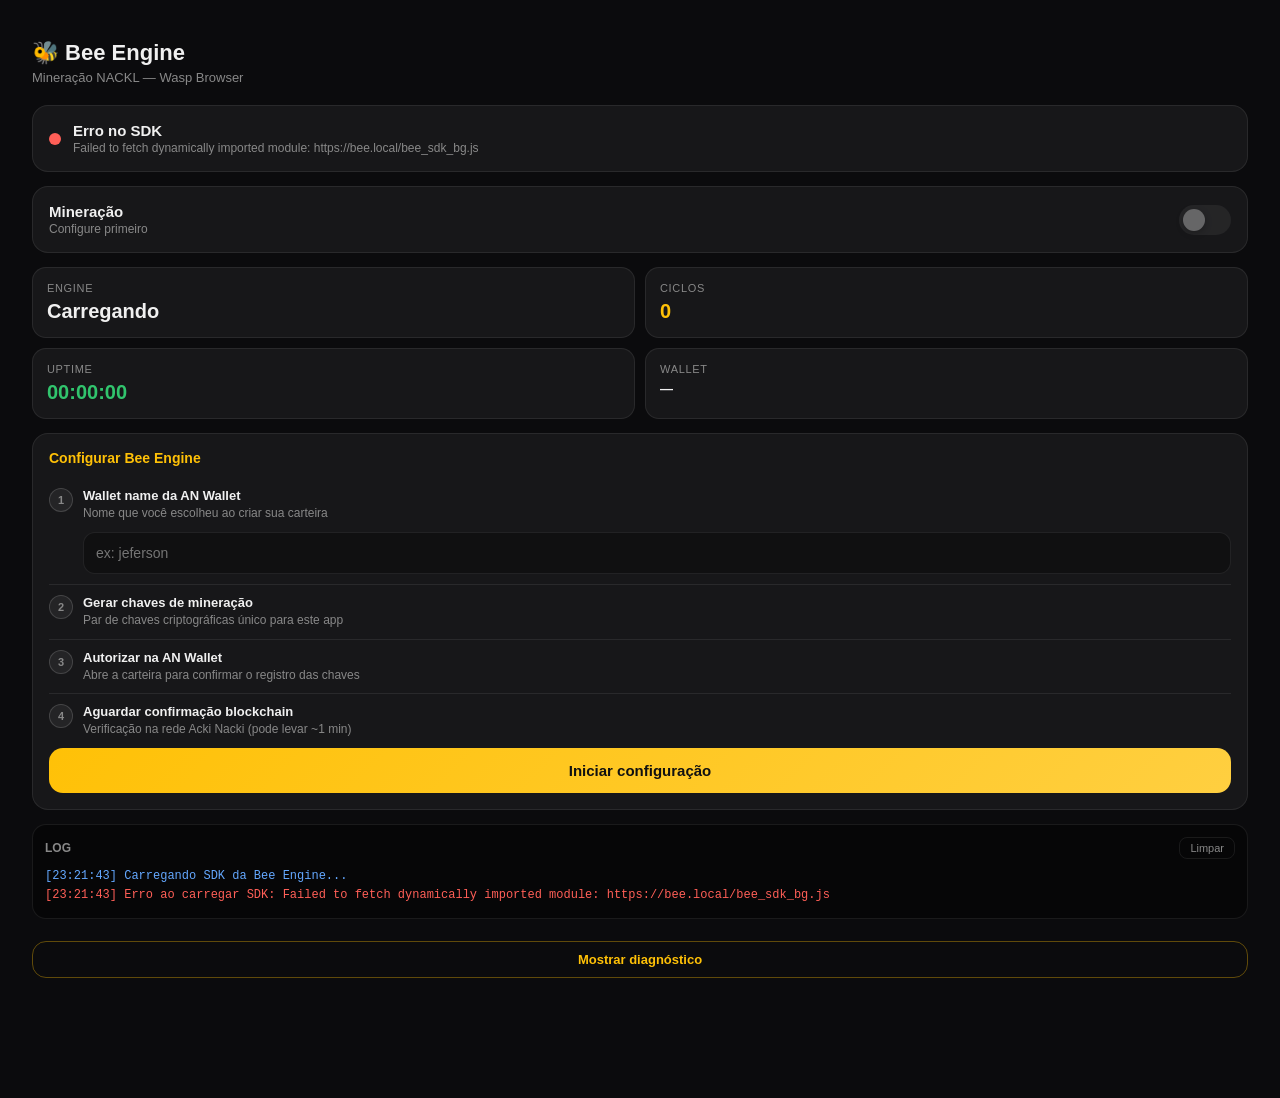
<file: app/index.html>
<!DOCTYPE html>
<html lang="pt-BR">
<head>
    <meta charset="UTF-8"/>
    <meta name="viewport" content="width=device-width, initial-scale=1.0, maximum-scale=1.0, user-scalable=no"/>
    <title>Bee Engine</title>
    <style>
        :root {
            --bg: #0b0b0d;
            --text: #f0f0f0;
            --muted: #888;
            --yellow: #ffc107;
            --green: #31c46d;
            --red: #ff5f57;
            --blue: #64a8ff;
            --border: rgba(255,255,255,0.08);
            --card: rgba(255,255,255,0.05);
        }
        * { box-sizing: border-box; margin: 0; padding: 0; -webkit-tap-highlight-color: transparent; }
        html, body {
            min-height: 100%;
            background: #0b0b0d;
            color: var(--text);
            font-family: Arial, sans-serif;
            padding: 20px 16px 60px;
        }
        h1 { font-size: 22px; font-weight: 800; margin-bottom: 4px; }
        .sub { font-size: 13px; color: var(--muted); margin-bottom: 20px; }

        .status-card {
            background: var(--card);
            border: 1px solid var(--border);
            border-radius: 16px;
            padding: 16px;
            margin-bottom: 14px;
            display: flex;
            align-items: center;
            gap: 12px;
        }
        .dot {
            width: 12px; height: 12px;
            border-radius: 50%;
            flex-shrink: 0;
            background: var(--muted);
            transition: background .3s, box-shadow .3s;
        }
        .dot.on   { background: var(--green); box-shadow: 0 0 10px rgba(49,196,109,0.8); }
        .dot.warn { background: var(--yellow); box-shadow: 0 0 10px rgba(255,193,7,0.8); }
        .dot.err  { background: var(--red); }
        .status-text { flex: 1; }
        .status-title { font-weight: 700; font-size: 15px; }
        .status-desc  { font-size: 12px; color: var(--muted); margin-top: 2px; }

        .switch-row {
            display: flex;
            align-items: center;
            justify-content: space-between;
            background: var(--card);
            border: 1px solid var(--border);
            border-radius: 16px;
            padding: 16px;
            margin-bottom: 14px;
        }
        .switch { position: relative; width: 52px; height: 30px; flex-shrink: 0; }
        .switch input { opacity: 0; width: 0; height: 0; }
        .slider {
            position: absolute; inset: 0;
            background: rgba(255,255,255,0.15);
            border-radius: 999px;
            cursor: pointer;
            transition: .25s;
        }
        .slider:before {
            content: "";
            position: absolute;
            width: 22px; height: 22px;
            left: 4px; top: 4px;
            background: #ddd;
            border-radius: 50%;
            transition: .25s;
            box-shadow: 0 2px 6px rgba(0,0,0,0.4);
        }
        input:checked + .slider { background: var(--yellow); }
        input:checked + .slider:before { transform: translateX(22px); background: #111; }
        input:disabled + .slider { opacity: 0.4; cursor: not-allowed; }

        .metrics {
            display: grid;
            grid-template-columns: 1fr 1fr;
            gap: 10px;
            margin-bottom: 14px;
        }
        .metric-card {
            background: var(--card);
            border: 1px solid var(--border);
            border-radius: 14px;
            padding: 14px;
        }
        .metric-label { font-size: 11px; color: var(--muted); text-transform: uppercase; letter-spacing: .06em; margin-bottom: 6px; }
        .metric-value { font-size: 20px; font-weight: 800; }
        .mv-green  { color: var(--green); }
        .mv-yellow { color: var(--yellow); }
        .mv-small  { font-size: 13px; word-break: break-all; }

        .card {
            background: var(--card);
            border: 1px solid var(--border);
            border-radius: 16px;
            padding: 16px;
            margin-bottom: 14px;
        }
        .card h3 { font-size: 14px; font-weight: 700; margin-bottom: 12px; color: var(--yellow); }

        .step {
            display: flex;
            align-items: flex-start;
            gap: 10px;
            padding: 10px 0;
            border-bottom: 1px solid var(--border);
        }
        .step:last-of-type { border-bottom: none; padding-bottom: 0; }
        .step-num {
            width: 24px; height: 24px;
            border-radius: 50%;
            background: rgba(255,255,255,0.06);
            border: 1px solid rgba(255,255,255,0.15);
            color: var(--muted);
            font-size: 11px; font-weight: 800;
            display: flex; align-items: center; justify-content: center;
            flex-shrink: 0;
            transition: all .3s;
        }
        .step-num.active { background: rgba(255,193,7,0.2); border-color: var(--yellow); color: var(--yellow); }
        .step-num.done   { background: rgba(49,196,109,0.2); border-color: var(--green); color: var(--green); }
        .step-body { flex: 1; }
        .step-title { font-size: 13px; font-weight: 700; }
        .step-desc  { font-size: 12px; color: var(--muted); margin-top: 2px; line-height: 1.4; }

        input[type="text"] {
            width: 100%;
            padding: 12px;
            border-radius: 12px;
            border: 1px solid var(--border);
            background: rgba(0,0,0,0.3);
            color: var(--text);
            font-size: 14px;
            outline: none;
            margin-top: 10px;
        }
        input[type="text"]:focus { border-color: rgba(255,193,7,0.5); }

        .btn {
            width: 100%;
            padding: 14px;
            border: none;
            border-radius: 14px;
            font-size: 15px;
            font-weight: 800;
            cursor: pointer;
            margin-top: 10px;
            background: linear-gradient(135deg,#ffc107,#ffcf40);
            color: #111;
            transition: transform .15s, opacity .15s;
        }
        .btn:active  { transform: scale(0.97); }
        .btn:disabled { opacity: 0.4; cursor: not-allowed; transform: none; }
        .btn.ghost  { background: transparent; color: var(--yellow); border: 1px solid rgba(255,193,7,0.35); }
        .btn.danger { background: var(--red); color: #fff; }
        .btn.small  { padding: 10px; font-size: 13px; margin-top: 8px; }
        .btn.tap-btn {
            font-size: 20px;
            padding: 22px;
            background: linear-gradient(135deg,#ffc107,#ffdd55);
            box-shadow: 0 0 30px rgba(255,193,7,0.35);
        }

        .log-card { background: rgba(0,0,0,0.4); border: 1px solid var(--border); border-radius: 14px; padding: 12px; margin-bottom: 14px; }
        .log-header { display: flex; justify-content: space-between; align-items: center; margin-bottom: 8px; }
        .log-header span { font-size: 12px; font-weight: 700; color: var(--muted); text-transform: uppercase; }
        .log-clear { font-size: 11px; padding: 4px 10px; border-radius: 8px; border: 1px solid var(--border); background: transparent; color: var(--muted); cursor: pointer; }
        #logBox { font-family: monospace; font-size: 12px; max-height: 180px; overflow-y: auto; color: #ccc; line-height: 1.6; }
        .lok  { color: var(--green); }
        .lwrn { color: var(--yellow); }
        .lerr { color: var(--red); }
        .linf { color: var(--blue); }

        .hidden { display: none !important; }
        .spinner {
            display: inline-block;
            width: 14px; height: 14px;
            border: 2px solid rgba(255,193,7,0.3);
            border-top-color: var(--yellow);
            border-radius: 50%;
            animation: spin .8s linear infinite;
            vertical-align: middle;
            margin-right: 6px;
        }
        @keyframes spin { to { transform: rotate(360deg); } }
    </style>
</head>
<body>
    <h1>🐝 Bee Engine</h1>
    <p class="sub">Mineração NACKL — Wasp Browser</p>

    <!-- STATUS GERAL -->
    <div class="status-card">
        <div class="dot" id="dotStatus"></div>
        <div class="status-text">
            <div class="status-title" id="txtStatusTitle">Carregando SDK...</div>
            <div class="status-desc"  id="txtStatusDesc">Aguarde</div>
        </div>
    </div>

    <!-- TOGGLE MINERAÇÃO -->
    <div class="switch-row">
        <div>
            <div style="font-weight:700;font-size:15px;">Mineração</div>
            <div style="font-size:12px;color:var(--muted);margin-top:2px;" id="switchSub">Configure primeiro</div>
        </div>
        <label class="switch">
            <input type="checkbox" id="miningSwitch" disabled>
            <span class="slider"></span>
        </label>
    </div>

    <!-- MÉTRICAS -->
    <div class="metrics">
        <div class="metric-card">
            <div class="metric-label">Engine</div>
            <div class="metric-value" id="mEngine">Parada</div>
        </div>
        <div class="metric-card">
            <div class="metric-label">Ciclos</div>
            <div class="metric-value mv-yellow" id="mCycles">0</div>
        </div>
        <div class="metric-card">
            <div class="metric-label">Uptime</div>
            <div class="metric-value mv-green" id="mUptime">00:00:00</div>
        </div>
        <div class="metric-card">
            <div class="metric-label">Wallet</div>
            <div class="metric-value mv-small" id="mWallet">—</div>
        </div>
    </div>

    <!-- CARD DE SETUP (quando não autorizado) -->
    <div class="card" id="setupCard">
        <h3>Configurar Bee Engine</h3>

        <div class="step">
            <div class="step-num" id="n1">1</div>
            <div class="step-body">
                <div class="step-title">Wallet name da AN Wallet</div>
                <div class="step-desc">Nome que você escolheu ao criar sua carteira</div>
                <input type="text" id="walletInput" placeholder="ex: jeferson" autocomplete="off" autocapitalize="none" spellcheck="false"/>
            </div>
        </div>

        <div class="step">
            <div class="step-num" id="n2">2</div>
            <div class="step-body">
                <div class="step-title">Gerar chaves de mineração</div>
                <div class="step-desc">Par de chaves criptográficas único para este app</div>
            </div>
        </div>

        <div class="step">
            <div class="step-num" id="n3">3</div>
            <div class="step-body">
                <div class="step-title">Autorizar na AN Wallet</div>
                <div class="step-desc">Abre a carteira para confirmar o registro das chaves</div>
            </div>
        </div>

        <div class="step">
            <div class="step-num" id="n4">4</div>
            <div class="step-body">
                <div class="step-title">Aguardar confirmação blockchain</div>
                <div class="step-desc">Verificação na rede Acki Nacki (pode levar ~1 min)</div>
            </div>
        </div>

        <button class="btn" id="btnSetup">Iniciar configuração</button>
        <button class="btn ghost small hidden" id="btnOpenWalletAgain">Abrir AN Wallet novamente</button>
        <button class="btn danger small hidden" id="btnReset">Resetar configuração</button>
    </div>

    <!-- BOTÃO TAP (visível quando minerando) -->
    <div id="tapSection" class="hidden" style="margin-bottom:14px;">
        <div class="card" style="text-align:center;">
            <h3>Aumentar recompensa</h3>
            <p style="font-size:13px;color:var(--muted);margin-bottom:4px;">Cada tap adiciona uma ação ao Merkle Tree com dificuldade aumentada</p>
            <button class="btn tap-btn" id="btnTap">⚡ TAP</button>
        </div>
    </div>

    <!-- LOG -->
    <div class="log-card">
        <div class="log-header">
            <span>Log</span>
            <button class="log-clear" onclick="clearLog()">Limpar</button>
        </div>
        <div id="logBox"></div>
    </div>

    <!-- DIAGNÓSTICO -->
    <button class="btn ghost small" id="btnDiag" onclick="toggleDiag()">Mostrar diagnóstico</button>
    <div id="diagPanel" class="hidden">
        <div class="card" style="margin-top:10px;">
            <h3>Diagnóstico</h3>
            <div class="step"><div class="step-body"><div class="step-title">Bridge Android</div><div class="step-desc" id="dBridge">—</div></div></div>
            <div class="step"><div class="step-body"><div class="step-title">SDK status</div><div class="step-desc" id="dSdk">—</div></div></div>
            <div class="step"><div class="step-body"><div class="step-title">Miner address</div><div class="step-desc" id="dAddr" style="word-break:break-all;">—</div></div></div>
            <div class="step"><div class="step-body"><div class="step-title">can_start()</div><div class="step-desc" id="dCanStart">—</div></div></div>
            <button class="btn ghost small" onclick="runDiag()">Atualizar diagnóstico</button>
        </div>
    </div>

    <script src="bee_engine.js"></script>
</body>
</html>
</file>
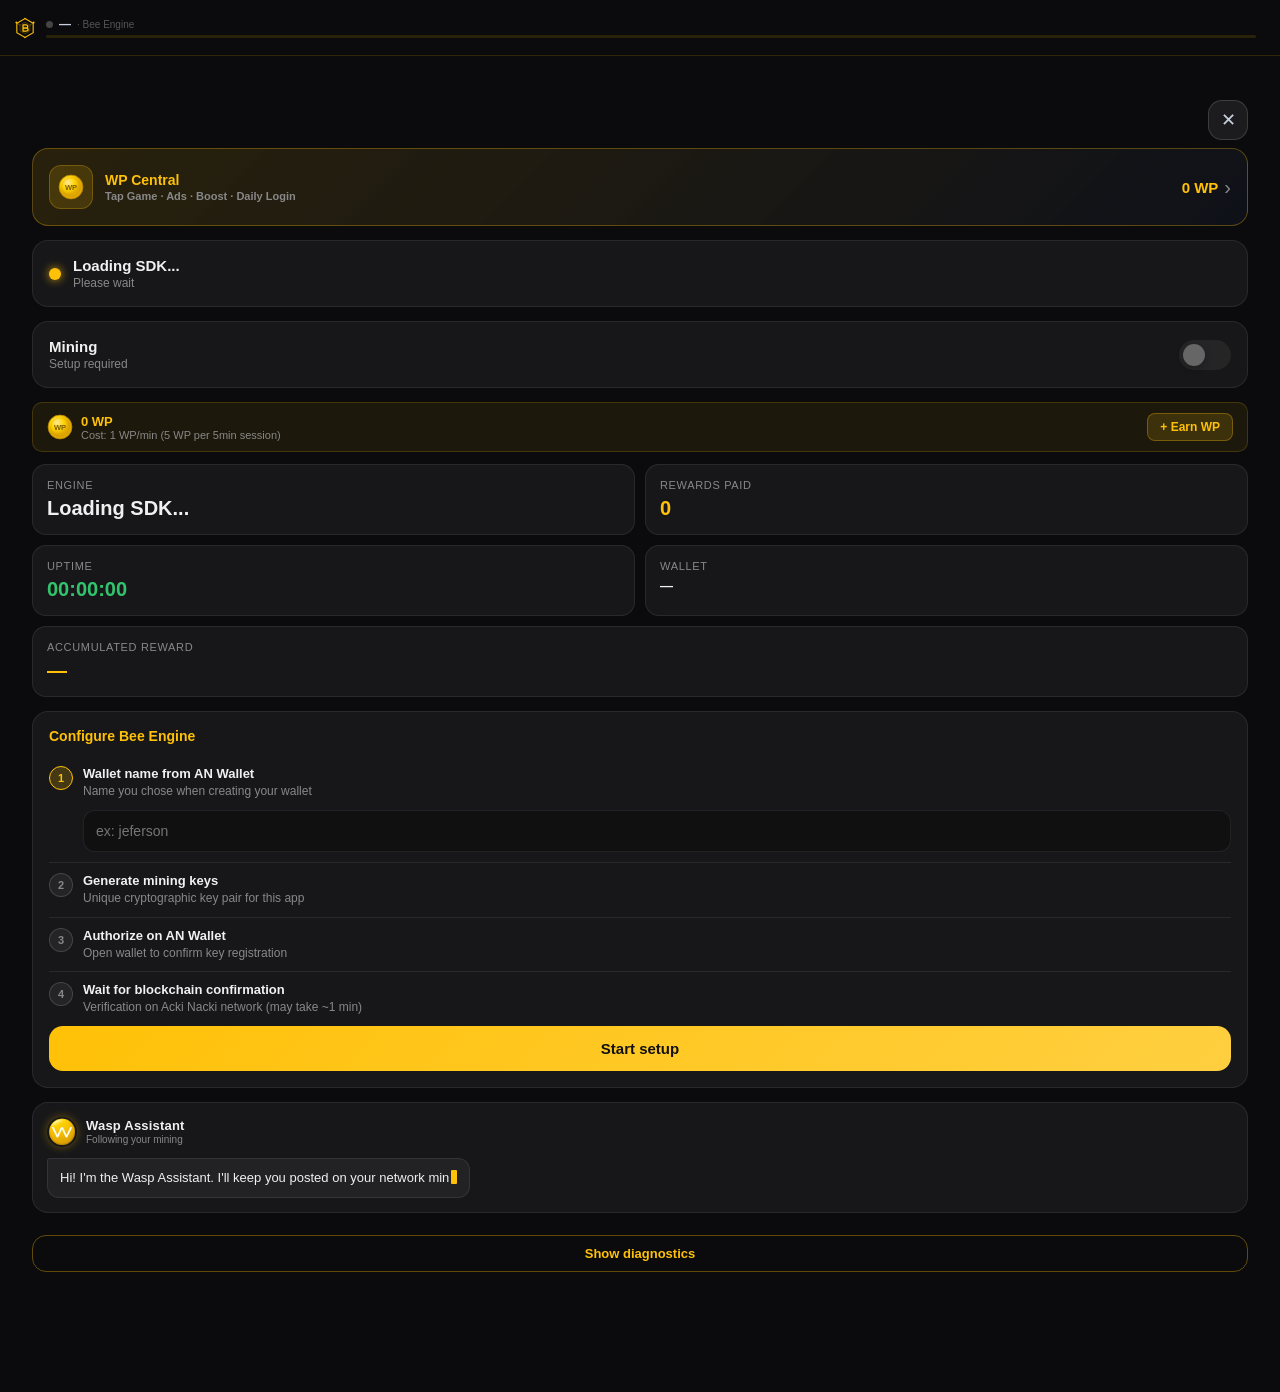
<file: app/src/main/assets/bee/index.html>
<!DOCTYPE html>
<html lang="pt-BR">
<head>
    <meta charset="UTF-8"/>
    <meta name="viewport" content="width=device-width, initial-scale=1.0, maximum-scale=1.0, user-scalable=no, viewport-fit=cover"/>
    <meta name="google" content="notranslate"/>
    <meta http-equiv="Content-Language" content="en"/>
    <title>Bee Engine</title>
    <style>
        :root {
            --text: #f0f0f0;
            --muted: #888;
            --yellow: #ffc107;
            --green: #31c46d;
            --red: #ff5f57;
            --blue: #64a8ff;
            --border: rgba(255,255,255,0.08);
            --card: rgba(255,255,255,0.05);
            --body-bg: #0b0b0d;
        }
        [data-theme="light"] {
            --text: #1A1E2E;
            --muted: #6B7280;
            --border: rgba(0,0,0,0.08);
            --card: rgba(0,0,0,0.04);
            --body-bg: #F0F2F8;
        }
        * { box-sizing: border-box; margin: 0; padding: 0; -webkit-tap-highlight-color: transparent; }
        html, body {
            min-height: 100%;
            background: var(--body-bg);
            color: var(--text);
            font-family: Arial, sans-serif;
            padding: 50px 16px 60px;
        }
        h1 { font-size: 22px; font-weight: 800; margin-bottom: 4px; }
        .sub { font-size: 13px; color: var(--muted); margin-bottom: 20px; }

        /* ── BOTÃO CENTRAL WP ── */
        .central-wp-btn {
            width: 100%;
            display: flex;
            align-items: center;
            justify-content: space-between;
            gap: 12px;
            padding: 16px;
            border-radius: 16px;
            border: 1px solid rgba(255,193,7,0.30);
            background: linear-gradient(135deg, rgba(255,193,7,0.12), rgba(16,18,26,0.95));
            cursor: pointer;
            margin-bottom: 14px;
            transition: transform .15s ease, opacity .15s ease;
            position: relative;
            overflow: hidden;
        }
        .central-wp-btn:active { transform: scale(.97); opacity: .9; }
        .cwb-left { display: flex; align-items: center; gap: 12px; }
        .cwb-icon {
            font-size: 24px;
            width: 44px; height: 44px;
            border-radius: 12px;
            background: rgba(255,193,7,0.15);
            border: 1px solid rgba(255,193,7,0.25);
            display: flex; align-items: center; justify-content: center;
            flex-shrink: 0;
        }
        .cwb-info { display: flex; flex-direction: column; gap: 2px; text-align: left; }
        .cwb-title { font-size: 14px; font-weight: 900; color: var(--yellow); }
        .cwb-sub   { font-size: 11px; color: var(--muted); font-weight: 600; }
        .cwb-right { display: flex; align-items: center; gap: 6px; flex-shrink: 0; }
        .cwb-bal   { font-size: 15px; font-weight: 900; color: var(--yellow); }
        .cwb-arrow { font-size: 20px; color: var(--muted); }

        .status-card {
            background: var(--card);
            border: 1px solid var(--border);
            border-radius: 16px;
            padding: 16px;
            margin-bottom: 14px;
            display: flex;
            align-items: center;
            gap: 12px;
        }
        .dot {
            width: 12px; height: 12px;
            border-radius: 50%;
            flex-shrink: 0;
            background: var(--muted);
            transition: background .3s, box-shadow .3s;
        }
        .dot.on   { background: var(--green); box-shadow: 0 0 10px rgba(49,196,109,0.8); }
        .dot.warn { background: var(--yellow); box-shadow: 0 0 10px rgba(255,193,7,0.8); }
        .dot.err  { background: var(--red); }
        .status-text { flex: 1; min-width: 0; }
        .status-title { font-weight: 700; font-size: 15px; }
        .status-desc  { font-size: 12px; color: var(--muted); margin-top: 2px; word-break: break-word; }

        .switch-row {
            display: flex;
            align-items: center;
            justify-content: space-between;
            background: var(--card);
            border: 1px solid var(--border);
            border-radius: 16px;
            padding: 16px;
            margin-bottom: 14px;
        }
        .switch { position: relative; width: 52px; height: 30px; flex-shrink: 0; }
        .switch input { opacity: 0; width: 0; height: 0; }
        .slider {
            position: absolute; inset: 0;
            background: rgba(255,255,255,0.15);
            border-radius: 999px;
            cursor: pointer;
            transition: .25s;
        }
        .slider:before {
            content: "";
            position: absolute;
            width: 22px; height: 22px;
            left: 4px; top: 4px;
            background: #ddd;
            border-radius: 50%;
            transition: .25s;
            box-shadow: 0 2px 6px rgba(0,0,0,0.4);
        }
        input:checked + .slider { background: var(--yellow); }
        input:checked + .slider:before { transform: translateX(22px); background: #111; }
        input:disabled + .slider { opacity: 0.4; cursor: not-allowed; }

        .metrics {
            display: grid;
            grid-template-columns: 1fr 1fr;
            gap: 10px;
            margin-bottom: 14px;
        }
        .metric-card {
            background: var(--card);
            border: 1px solid var(--border);
            border-radius: 14px;
            padding: 14px;
        }
        .metric-label { font-size: 11px; color: var(--muted); text-transform: uppercase; letter-spacing:.06em; margin-bottom: 6px; }
        .metric-value { font-size: 20px; font-weight: 800; }
        .mv-green  { color: var(--green); }
        .mv-yellow { color: var(--yellow); }
        .mv-small  { font-size: 13px; word-break: break-all; }

        .card {
            background: var(--card);
            border: 1px solid var(--border);
            border-radius: 16px;
            padding: 16px;
            margin-bottom: 14px;
        }
        .card h3 { font-size: 14px; font-weight: 700; margin-bottom: 12px; color: var(--yellow); }

        .step {
            display: flex;
            align-items: flex-start;
            gap: 10px;
            padding: 10px 0;
            border-bottom: 1px solid var(--border);
        }
        .step:last-of-type { border-bottom: none; padding-bottom: 0; }
        .step-num {
            width: 24px; height: 24px;
            border-radius: 50%;
            background: rgba(255,255,255,0.06);
            border: 1px solid rgba(255,255,255,0.15);
            color: var(--muted);
            font-size: 11px; font-weight: 800;
            display: flex; align-items: center; justify-content: center;
            flex-shrink: 0;
            transition: all .3s;
        }
        .step-num.active { background: rgba(255,193,7,0.2); border-color: var(--yellow); color: var(--yellow); }
        .step-num.done   { background: rgba(49,196,109,0.2); border-color: var(--green); color: var(--green); }
        .step-body { flex: 1; }
        .step-title { font-size: 13px; font-weight: 700; }
        .step-desc  { font-size: 12px; color: var(--muted); margin-top: 2px; line-height: 1.4; }

        input[type="text"] {
            width: 100%;
            padding: 12px;
            border-radius: 12px;
            border: 1px solid var(--border);
            background: rgba(0,0,0,0.3);
            color: var(--text);
            font-size: 14px;
            outline: none;
            margin-top: 10px;
        }
        input[type="text"]:focus { border-color: rgba(255,193,7,0.5); }

        .btn {
            width: 100%;
            padding: 14px;
            border: none;
            border-radius: 14px;
            font-size: 15px;
            font-weight: 800;
            cursor: pointer;
            margin-top: 10px;
            background: linear-gradient(135deg,#ffc107,#ffcf40);
            color: #111;
            transition: transform .15s, opacity .15s;
        }
        .btn:active  { transform: scale(0.97); }
        .btn:disabled { opacity: 0.4; cursor: not-allowed; transform: none; }
        .btn.ghost  { background: transparent; color: var(--yellow); border: 1px solid rgba(255,193,7,0.35); }
        .btn.danger { background: var(--red); color: #fff; }
        .btn.small  { padding: 10px; font-size: 13px; margin-top: 8px; }
        .btn.tap-btn {
            font-size: 12px; font-weight: 700; letter-spacing: .10em;
            padding: 16px 32px;
            background: transparent;
            color: #ffc107;
            border: 1px solid rgba(255,193,7,0.40);
            border-radius: 6px;
            box-shadow:
                0 0 12px rgba(255,193,7,0.10),
                inset 0 0 18px rgba(255,193,7,0.03);
            position: relative; overflow: hidden;
            animation: tap-idle-pulse 2.8s ease-in-out infinite;
            -webkit-tap-highlight-color: transparent;
        }
        .btn.tap-btn::before {
            content: '';
            position: absolute; inset: 0;
            background: linear-gradient(90deg,
                transparent 0%, rgba(255,193,7,0.10) 50%, transparent 100%);
            transform: translateX(-100%);
            animation: tap-scan 2.8s linear infinite;
            pointer-events: none;
        }
        .btn.tap-btn:active {
            background: rgba(255,193,7,0.08);
            box-shadow: 0 0 22px rgba(255,193,7,0.30), inset 0 0 20px rgba(255,193,7,0.08);
            transform: scale(.97);
        }
        @keyframes tap-idle-pulse {
            0%,100% { border-color: rgba(255,193,7,0.35); box-shadow: 0 0 8px rgba(255,193,7,0.08); }
            50%      { border-color: rgba(255,193,7,0.65); box-shadow: 0 0 18px rgba(255,193,7,0.20); }
        }
        @keyframes tap-scan {
            0%   { transform: translateX(-100%); }
            100% { transform: translateX(250%); }
        }


        /* ── WASP ASSISTENTE ── */
        .asst-card { background: var(--card); border: 1px solid var(--border); border-radius: 16px; padding: 14px; margin-bottom: 14px; }
        .asst-head { display: flex; align-items: center; gap: 9px; margin-bottom: 11px; }
        .asst-avatar { width: 30px; height: 30px; border-radius: 50%; background: linear-gradient(135deg,#ffc107,#ff9800); display: flex; align-items: center; justify-content: center; font-size: 15px; flex-shrink: 0; box-shadow: 0 0 10px rgba(255,193,7,0.35); }
        /* Logo "W" do Wasp (mesmo visual do ícone do app: círculo amarelo + W branco) */
        .asst-logo { border-radius: 50%; background: linear-gradient(135deg,#ffd54f,#ffb300); display: flex; align-items: center; justify-content: center; color: #fff; font-weight: 900; font-family: Arial, Helvetica, sans-serif; line-height: 1; flex-shrink: 0; box-shadow: 0 0 10px rgba(255,193,7,0.4); text-shadow: 0 1px 1px rgba(0,0,0,0.15); }
        /* Logo do Wasp Assistente = ícone do app (mipmap ic_launcher, copiado para assets/bee/) */
        .asst-logo-img { border-radius: 50%; object-fit: cover; flex-shrink: 0; box-shadow: 0 0 10px rgba(255,193,7,0.35); }
        /* Botão de conversão: WP ›››› [ícone de tap] */
        .tap-btn.conv-btn { display: flex; align-items: center; justify-content: center; gap: 10px; margin: 0 auto; }
        .conv-wp { display: inline-flex; align-items: center; justify-content: center; width: 30px; height: 30px; border-radius: 50%; background: linear-gradient(135deg,#ffd54f,#ffb300); color: #1a1400; font-weight: 900; font-size: 11px; letter-spacing: .3px; box-shadow: 0 0 10px rgba(255,193,7,0.4); flex-shrink: 0; }
        .conv-flow { display: inline-flex; gap: 1px; }
        .conv-flow i { font-style: normal; font-size: 19px; font-weight: 900; color: #ffc107; opacity: .18; animation: convFlow 1.15s linear infinite; }
        .conv-flow i:nth-child(2) { animation-delay: .14s; }
        .conv-flow i:nth-child(3) { animation-delay: .28s; }
        .conv-flow i:nth-child(4) { animation-delay: .42s; }
        @keyframes convFlow { 0%, 100% { opacity: .18; } 40% { opacity: 1; } }
        .conv-tap { display: inline-flex; align-items: center; color: #ffc107; }
        .asst-id { display: flex; flex-direction: column; line-height: 1.2; }
        .asst-name { font-size: 13px; font-weight: 800; color: var(--text); letter-spacing: .2px; }
        .asst-role { font-size: 10px; color: var(--muted); margin-top: 1px; }
        .asst-feed { display: flex; flex-direction: column; gap: 8px; max-height: 220px; overflow-y: auto; }
        .asst-msg { font-size: 13px; line-height: 1.55; color: var(--text); background: rgba(255,255,255,0.05); border: 1px solid var(--border); border-radius: 12px; border-top-left-radius: 3px; padding: 9px 12px; align-self: flex-start; max-width: 100%; word-wrap: break-word; animation: asstIn .25s ease; }
        [data-theme="light"] .asst-msg { background: rgba(0,0,0,0.035); }
        @keyframes asstIn { from { opacity: 0; transform: translateY(4px); } to { opacity: 1; transform: none; } }
        .asst-caret { display: inline-block; width: 6px; height: 14px; background: var(--yellow); margin-left: 2px; vertical-align: -2px; border-radius: 1px; animation: asstBlink 1s steps(1) infinite; }
        @keyframes asstBlink { 50% { opacity: 0; } }
        /* Linha "pensando" viva (bolinhas pulsando + contador em tempo real) */
        .asst-think { display: flex; align-items: center; gap: 8px; padding: 5px 4px 2px; font-size: 12px; color: var(--muted); }
        .asst-dots { display: inline-flex; gap: 3px; flex-shrink: 0; }
        .asst-dots i { width: 5px; height: 5px; border-radius: 50%; background: var(--yellow); opacity: .3; animation: asstPulse 1.2s infinite; }
        .asst-dots i:nth-child(2) { animation-delay: .18s; }
        .asst-dots i:nth-child(3) { animation-delay: .36s; }
        @keyframes asstPulse { 0%, 100% { opacity: .25; transform: translateY(0); } 50% { opacity: 1; transform: translateY(-2px); } }

        .hidden { display: none !important; }
        .spinner {
            display: inline-block;
            width: 14px; height: 14px;
            border: 2px solid rgba(255,193,7,0.3);
            border-top-color: var(--yellow);
            border-radius: 50%;
            animation: spin .8s linear infinite;
            vertical-align: middle;
            margin-right: 6px;
        }
        @keyframes spin { to { transform: rotate(360deg); } }

    /* ── PiP Mode ─────────────────────────────────────────── */
    #pipOverlay {
        display: none;
        position: fixed; inset: 0; z-index: 9999;
        background: #08090D;
        flex-direction: column;
        align-items: center;
        justify-content: center;
        gap: 6px;
        font-family: 'Courier New', monospace;
    }
    #pipOverlay.active { display: flex; }
    .pip-status-dot {
        width: 6px; height: 6px; border-radius: 50%;
        background: #ffc107;
        box-shadow: 0 0 8px #ffc107;
        animation: pip-blink 1.2s ease-in-out infinite;
        margin-bottom: 2px;
    }
    @keyframes pip-blink {
        0%,100% { opacity: 1; }
        50% { opacity: 0.3; }
    }
    .pip-label {
        font-size: 9px; font-weight: 700;
        color: rgba(255,193,7,0.5);
        letter-spacing: .15em;
        text-transform: uppercase;
    }
    .pip-value {
        font-size: 15px; font-weight: 900;
        color: #ffc107;
        letter-spacing: .05em;
    }
    .pip-epoch {
        font-size: 9px;
        color: rgba(255,255,255,0.25);
        letter-spacing: .08em;
    }
    .pip-divider {
        width: 32px; height: 1px;
        background: rgba(255,193,7,0.15);
        margin: 2px 0;
    }
    .pip-prog-wrap {
        width: 80%; height: 2px;
        background: rgba(255,255,255,0.08);
        border-radius: 2px;
        margin-top: 6px;
        overflow: hidden;
    }
    .pip-prog-fill {
        height: 100%;
        background: linear-gradient(90deg, #ffc107, #ffe566);
        border-radius: 2px;
        width: 0%;
        transition: width 1s linear;
    }
        /* ── Tema Claro ── */
        [data-theme="light"] .central-wp-btn { background: rgba(0,0,0,0.05); border-color: rgba(0,0,0,0.08); }
        [data-theme="light"] .wp-label { color: #1A1E2E; }
        [data-theme="light"] .wp-amount { color: #1A1E2E; }
        [data-theme="light"] .wp-sub { color: #6B7280; }
        [data-theme="light"] .mining-status-bar { background: rgba(0,0,0,0.05); border-color: rgba(0,0,0,0.08); }
        [data-theme="light"] .status-text { color: #1A1E2E; }
    </style>
</head>
<body>

<!-- Auto-tema: lê wasp_theme do localStorage (compartilhado entre as WebViews) e
     aplica data-theme. A WebView persistente do painel não recebe injeção nativa
     de tema, então ela mesma cuida disso — e o poll pega troca de tema em tempo real. -->
<script>
(function () {
  function applyTheme() {
    try {
      var t = localStorage.getItem("wasp_theme") || "dark";
      if (document.documentElement.getAttribute("data-theme") !== t) {
        document.documentElement.setAttribute("data-theme", t);
        if (document.body) document.body.setAttribute("data-theme", t);
      } else if (document.body && document.body.getAttribute("data-theme") !== t) {
        document.body.setAttribute("data-theme", t);
      }
    } catch (e) {}
  }
  applyTheme();
  document.addEventListener("DOMContentLoaded", applyTheme);
  setInterval(applyTheme, 1000);
})();
</script>

<!-- ── HEADER FIXO ── -->
<div id="bee-header" style="
    position:fixed; top:0; left:0; right:0; height:56px;
    background:var(--body-bg); border-bottom:1px solid rgba(255,193,7,0.15);
    display:flex; align-items:center; padding:0 14px; gap:10px;
    z-index:1000; font-family:Arial,sans-serif;
">
    <!-- Ícone hex tech -->
    <svg width="22" height="22" viewBox="0 0 28 28" fill="none" style="flex-shrink:0">
        <path d="M14,2 L24.39,8 L24.39,20 L14,26 L3.61,20 L3.61,8 Z" fill="none" stroke="#ffc107" stroke-width="1.4"/>
        <path d="M14,6.5 L20.5,10.25 L20.5,17.75 L14,21.5 L7.5,17.75 L7.5,10.25 Z" fill="rgba(255,193,7,0.08)" stroke="rgba(255,193,7,0.3)" stroke-width="0.8"/>
        <path d="M7.5,10.25 L3,7" stroke="rgba(255,193,7,0.5)" stroke-width="1.0" stroke-linecap="round"/>
        <path d="M20.5,10.25 L25,7" stroke="rgba(255,193,7,0.5)" stroke-width="1.0" stroke-linecap="round"/>
        <circle cx="3" cy="7" r="1.2" fill="#ffc107"/>
        <circle cx="25" cy="7" r="1.2" fill="#ffc107"/>
        <path d="M11.5,10 L11.5,18 M11.5,10 L15,10 Q17.5,10 17.5,12.5 Q17.5,14 15.5,14 M11.5,14 L15.5,14 Q18,14 18,16 Q18,18 15,18 L11.5,18" stroke="#ffc107" stroke-width="1.6" stroke-linecap="round" stroke-linejoin="round"/>
        <circle cx="14" cy="2" r="1" fill="#ffc107"/>
        <circle cx="14" cy="26" r="1" fill="#ffc107"/>
    </svg>

    <!-- Info -->
    <div style="flex:1; min-width:0;">
        <div style="display:flex; align-items:center; gap:6px; margin-bottom:4px;">
            <div id="hdr-dot" style="width:7px;height:7px;border-radius:50%;background:#444;flex-shrink:0;transition:background 0.5s;"></div>
            <div id="hdr-wallet" style="font-size:12px;font-weight:700;color:#c8d0e0;white-space:nowrap;overflow:hidden;text-overflow:ellipsis;max-width:140px;">—</div>
            <div id="hdr-status" style="font-size:10px;color:#555;white-space:nowrap;" data-i18n="bee_engine_hdr">· Bee Engine</div>
        </div>
        <!-- Progress bar suave -->
        <div style="height:3px;background:rgba(255,193,7,0.12);border-radius:2px;overflow:hidden;">
            <div id="hdr-epoch-bar" style="height:100%;width:0%;background:linear-gradient(90deg,#ffc107,#ff9800);border-radius:2px;transition:width 1s linear;"></div>
        </div>
    </div>

    <!-- Epoch -->
    <div id="hdr-epoch-label" style="font-size:10px;color:#ffc107;font-weight:700;letter-spacing:0.5px;flex-shrink:0;opacity:0.7;"></div>
</div>

<!-- Botão fechar painel -->
<div style="display:flex;justify-content:flex-end;margin-bottom:8px;">
    <button onclick="window.AndroidBee.goBack()" style="width:40px;height:40px;border-radius:14px;background:rgba(255,255,255,0.07);border:1px solid rgba(200,208,224,0.18);color:#c8d0e0;font-size:18px;display:flex;align-items:center;justify-content:center;cursor:pointer;">✕</button>
</div>

<!-- ── BOTÃO CENTRAL WP ── -->
<button class="central-wp-btn" onclick="openCentralWP()">
    <div class="cwb-left">
        <div class="cwb-icon">
            <svg width="26" height="26" viewBox="0 0 48 48" xmlns="http://www.w3.org/2000/svg">
                <defs><radialGradient id="wpCoinG" cx="38%" cy="32%">
                    <stop offset="0%" stop-color="#FFE89A"/>
                    <stop offset="55%" stop-color="#FFD400"/>
                    <stop offset="100%" stop-color="#E0A800"/>
                </radialGradient></defs>
                <circle cx="24" cy="24" r="22" fill="url(#wpCoinG)" stroke="#B8860B" stroke-width="1.5"/>
                <circle cx="24" cy="24" r="17" fill="none" stroke="#B8860B" stroke-width="1" opacity="0.45"/>
                <text x="24" y="30" font-size="14" font-weight="900" text-anchor="middle" fill="#7a5c00" font-family="Arial, sans-serif">WP</text>
            </svg>
        </div>
        <div class="cwb-info">
            <span class="cwb-title" data-i18n="nav_central">Central WP</span>
            <span class="cwb-sub" data-i18n="nav_sub">Tap Game · Ads · Boost · Daily Login</span>
        </div>
    </div>
    <div class="cwb-right">
        <span class="cwb-bal" id="wpBalDisplay">-- WP</span>
        <span class="cwb-arrow">›</span>
    </div>
</button>

<div class="status-card">
    <div class="dot" id="dotStatus"></div>
    <div class="status-text">
        <div class="status-title" id="txtStatusTitle" data-i18n="loading_sdk">Loading SDK...</div>
        <div class="status-desc"  id="txtStatusDesc" data-i18n="please_wait">Please wait</div>
    </div>
</div>

<!-- Status da wallet (usado pelo app.js) -->
<div class="status-card hidden" id="walletStatusCard">
    <div class="dot" id="walletStatusDot"></div>
    <div class="status-text">
        <div class="status-title" id="walletStatusTitle">—</div>
        <div class="status-desc"  id="walletStatusDesc">—</div>
    </div>
</div>

<!-- Botão fechar painel -->
<!-- Botão fechar removido daqui — está no header fixo (bee-header) -->

<div class="switch-row">
    <div>
        <div style="font-weight:700;font-size:15px;" data-i18n="mining_title">Mining</div>
        <div style="font-size:12px;color:var(--muted);margin-top:2px;" id="switchSub" data-i18n="sw_setup">Setup required</div>
    </div>
    <label class="switch">
        <input type="checkbox" id="miningSwitch" disabled>
        <span class="slider"></span>
    </label>
</div>

<!-- Toggle de participação em segundo plano (aparece após autorizar) -->
<div class="switch-row hidden" id="bgSwitchRow" style="margin-top:10px;">
    <div>
        <div style="font-weight:700;font-size:15px;" data-i18n="pip_title">Background mining</div>
    </div>
    <label class="switch">
        <input type="checkbox" id="bgSwitch">
        <span class="slider"></span>
    </label>
</div>

<!-- WP balance card abaixo do switch -->
<div id="wpInfoRow" style="
    display:flex; align-items:center; justify-content:space-between;
    background:rgba(255,193,7,0.07); border:1px solid rgba(255,193,7,0.18);
    border-radius:10px; padding:10px 14px; margin-bottom:12px;
">
    <div style="display:flex;align-items:center;gap:8px;">
        <svg width="26" height="26" viewBox="0 0 48 48" xmlns="http://www.w3.org/2000/svg">
            <defs><radialGradient id="wpCoinG2" cx="38%" cy="32%">
                <stop offset="0%" stop-color="#FFE89A"/>
                <stop offset="55%" stop-color="#FFD400"/>
                <stop offset="100%" stop-color="#E0A800"/>
            </radialGradient></defs>
            <circle cx="24" cy="24" r="22" fill="url(#wpCoinG2)" stroke="#B8860B" stroke-width="1.5"/>
            <circle cx="24" cy="24" r="17" fill="none" stroke="#B8860B" stroke-width="1" opacity="0.45"/>
            <text x="24" y="30" font-size="14" font-weight="900" text-anchor="middle" fill="#7a5c00" font-family="Arial, sans-serif">WP</text>
        </svg>
        <div>
            <div style="font-size:13px;font-weight:700;color:#ffc107;" id="wpBalanceBee">0 WP</div>
            <div style="font-size:11px;color:var(--muted);" data-i18n="wp_cost_label">Cost: 1 WP/min (5 WP per 5min session)</div>
        </div>
    </div>
    <button onclick="try{AndroidBee.openCentralWP()}catch(e){}" data-i18n="btn_earn_wp" style="
        background:rgba(255,193,7,0.15); border:1px solid rgba(255,193,7,0.3);
        color:#ffc107; font-size:12px; font-weight:600; border-radius:8px;
        padding:6px 12px; cursor:pointer;
    ">+ Earn WP</button>
</div>

<div class="metrics">
    <div class="metric-card">
        <div class="metric-label" data-i18n="metric_engine">Engine</div>
        <div class="metric-value" id="mEngine" data-i18n="status_stopped">Stopped</div>
    </div>
    <div class="metric-card">
        <div class="metric-label" data-i18n="metric_rewards_paid">Rewards paid</div>
        <div class="metric-value mv-yellow" id="mCycles">0</div>
    </div>
    <div class="metric-card">
        <div class="metric-label" data-i18n="metric_uptime">Uptime</div>
        <div class="metric-value mv-green" id="mUptime">00:00:00</div>
    </div>
    <div class="metric-card">
        <div class="metric-label" data-i18n="metric_wallet">Wallet</div>
        <div style="display:flex;align-items:center;justify-content:space-between;gap:6px;">
            <div class="metric-value mv-small" id="mWallet" style="min-width:0;overflow:hidden;text-overflow:ellipsis;white-space:nowrap;">—</div>
            <!-- Deslogar da carteira (limpa as chaves salvas) -->
            <button id="hdrLogout" class="hidden" title="Disconnect wallet" aria-label="Disconnect wallet"
                style="flex-shrink:0;width:26px;height:26px;padding:0;border:none;background:rgba(255,95,87,0.10);border-radius:8px;color:#ff5f57;display:flex;align-items:center;justify-content:center;cursor:pointer;">
                <svg width="15" height="15" viewBox="0 0 24 24" fill="none" stroke="currentColor" stroke-width="2" stroke-linecap="round" stroke-linejoin="round">
                    <path d="M9 21H5a2 2 0 0 1-2-2V5a2 2 0 0 1 2-2h4"/>
                    <polyline points="16 17 21 12 16 7"/>
                    <line x1="21" y1="12" x2="9" y2="12"/>
                </svg>
            </button>
        </div>
    </div>
    <div class="metric-card" style="grid-column: span 2;">
        <div class="metric-label" data-i18n="metric_accumulated_reward">Accumulated reward</div>
        <div class="metric-value mv-yellow" id="mReward">—</div>
    </div>
</div>

<div class="card" id="setupCard">
    <h3 data-i18n="configure_bee">Configure Bee Engine</h3>
    <div class="step">
        <div class="step-num" id="n1">1</div>
        <div class="step-body">
            <div class="step-title" data-i18n="wallet_name_label">Wallet name from AN Wallet</div>
            <div class="step-desc" data-i18n="wallet_name_desc">Name you chose when creating your wallet</div>
            <input type="text" id="walletInput" placeholder="ex: jeferson" autocomplete="off" autocapitalize="none" spellcheck="false"/>
        </div>
    </div>
    <div class="step">
        <div class="step-num" id="n2">2</div>
        <div class="step-body">
            <div class="step-title" data-i18n="step_gen_keys">Generate mining keys</div>
            <div class="step-desc" data-i18n="step_gen_keys_desc">Unique cryptographic key pair for this app</div>
        </div>
    </div>
    <div class="step">
        <div class="step-num" id="n3">3</div>
        <div class="step-body">
            <div class="step-title" data-i18n="step_authorize">Authorize on AN Wallet</div>
            <div class="step-desc" data-i18n="step_authorize_desc">Open wallet to confirm key registration</div>
        </div>
    </div>
    <div class="step">
        <div class="step-num" id="n4">4</div>
        <div class="step-body">
            <div class="step-title" data-i18n="step_wait_blockchain">Wait for blockchain confirmation</div>
            <div class="step-desc" data-i18n="step_wait_blockchain_desc">Verification on Acki Nacki network (may take ~1 min)</div>
        </div>
    </div>
    <button class="btn" id="btnSetup" data-i18n="btn_start_setup">Start setup</button>
    <button class="btn ghost small hidden" id="btnConnectWallet" data-i18n="connect_wallet">Connect AN Wallet</button>
    <button class="btn ghost small hidden" id="btnManageWallet" data-i18n="manage_wallet">Manage Wallet</button>
    <button class="btn ghost small hidden" id="btnOpenWalletAgain" data-i18n="btn_open_wallet_again">Open AN Wallet again</button>
    <button class="btn small hidden" id="btnReauth" onclick="reauthorizeKeys()" data-i18n="btn_reauth">🔁 Reauthorize keys on AN Wallet</button>
    <button class="btn danger small hidden" id="btnReset" data-i18n="btn_reset_setup">Reset setup</button>
</div>

<!-- Aviso Mambaboard — requisito para rewards -->
<div id="mambaCard" class="card hidden" style="margin-bottom:14px;border:1px solid rgba(255,193,7,0.35);background:linear-gradient(135deg,rgba(255,193,7,0.08),rgba(11,11,13,0.95));">
    <div style="display:flex;align-items:center;gap:10px;margin-bottom:10px;">
        <span style="font-size:22px;">⚠️</span>
        <div>
            <div style="font-weight:800;font-size:14px;color:var(--yellow);" data-i18n="rewards_required_title">Rewards Activation Required</div>
            <div style="font-size:12px;color:var(--muted);margin-top:2px;" data-i18n="rewards_required_desc">Mandatory requirement of the Acki Nacki network</div>
        </div>
    </div>
    <p style="font-size:13px;color:#ccc;line-height:1.6;margin-bottom:12px;" id="mambaPara">
        To receive NACKL, you need to activate your mining in the ecosystem:<br><br>
        <strong style="color:var(--yellow);">1.</strong> Access one of the official apps below<br>
        <strong style="color:var(--yellow);">2.</strong> Complete the initial task<br>
        <strong style="color:var(--yellow);">3.</strong> Place your first stake in <strong>Mambaboard</strong>
    </p>
    <div style="display:flex;flex-direction:column;gap:8px;">
        <button class="btn" style="display:flex;align-items:center;justify-content:center;gap:8px;font-size:14px;padding:12px;" onclick="openMambaApp('telegram')">
            <svg width="20" height="20" viewBox="0 0 240 240" xmlns="http://www.w3.org/2000/svg" style="flex-shrink:0;">
                <circle cx="120" cy="120" r="120" fill="#229ED9"/>
                <path d="M54 118.5l103-39.7c4.8-1.9 9 1.2 7.4 8.5l-17.6 83c-1.3 6-5 7.4-10.1 4.6l-28-20.6-13.5 13c-1.5 1.5-2.8 2.8-5.6 2.8l2-28.4 51.7-46.7c2.2-2 -.5-3.1-3.4-1.1l-63.9 40.2-27.5-8.6c-6-1.9-6.1-6 1.3-8.9z" fill="#fff"/>
            </svg>
            <span data-i18n="btn_telegram">Telegram</span>
        </button>
        <button class="btn ghost small" onclick="hideMambaCard()" data-i18n="btn_already_activated">Already activated — close notice</button>
    </div>
</div>

<!-- Primeiro tap obrigatório -->
<div id="firstTapCard" class="card hidden" style="margin-bottom:14px;text-align:center;">
    <h3 data-i18n="activate_bee">Activate Bee Engine</h3>
    <p style="font-size:13px;color:var(--muted);margin-bottom:4px;line-height:1.5;">
        A tap is required to verify your identity<br>and register the binding with the Miner contract.
    </p>
    <button class="btn tap-btn" id="btnFirstTap" style="margin-top:12px;" data-i18n="btn_tap_activate">
        TAP to activate
    </button>
</div>

<div id="tapSection" class="hidden" style="margin-bottom:14px;">
    <div class="card" style="text-align:center;">
        <button class="btn tap-btn conv-btn" id="btnTap" aria-label="WP → tap">
            <span class="conv-wp">WP</span>
            <span class="conv-flow"><i>›</i><i>›</i><i>›</i><i>›</i></span>
            <span class="conv-tap">
                <svg viewBox="0 0 24 24" width="28" height="28" fill="currentColor" aria-hidden="true">
                    <path d="M9 11.24V7.5a2.5 2.5 0 0 1 5 0v3.74c1.21-.81 2-2.18 2-3.74a4 4 0 1 0-8 0c0 1.56.79 2.93 2 3.74zm7.84 2.51-4.15-2.06a1.5 1.5 0 0 0-.65-.15H11v-6a1.5 1.5 0 0 0-3 0v10.74l-2.28-.48a1.06 1.06 0 0 0-.97.28l-.79.8 4.94 4.94c.28.28.68.44 1.09.44h6.79c.75 0 1.33-.55 1.44-1.28l.75-5.27c.11-.72-.29-1.42-.98-1.73z"/>
                </svg>
            </span>
        </button>
    </div>
</div>

<!-- (segundo plano agora é um toggle abaixo da Participação) -->

<div class="asst-card">
    <div class="asst-head">
        <img class="asst-logo-img" src="wasp-icon.webp" alt="Wasp" width="30" height="30">
        <div class="asst-id">
            <span class="asst-name" id="asstNameLabel">Wasp Assistente</span>
            <span class="asst-role" id="asstRole">Acompanhando sua mineração</span>
        </div>
    </div>
    <div id="asstFeed" class="asst-feed"></div>
</div>

<button class="btn ghost small" id="btnDiag" onclick="toggleDiag()" data-i18n="btn_show_diag">Show diagnostics</button>
<div id="diagPanel" class="hidden">
    <div class="card" style="margin-top:10px;">
        <h3 data-i18n="diag_title">Diagnostics</h3>
        <div class="step"><div class="step-body"><div class="step-title" data-i18n="diag_bridge">Bridge Android</div><div class="step-desc" id="dBridge">—</div></div></div>
        <div class="step"><div class="step-body"><div class="step-title" data-i18n="diag_sdk">SDK (BeeSDK)</div><div class="step-desc" id="dSdk">—</div></div></div>
        <div class="step"><div class="step-body"><div class="step-title" data-i18n="diag_wasm">WASM initialized</div><div class="step-desc" id="dWasm">—</div></div></div>
        <div class="step"><div class="step-body"><div class="step-title" data-i18n="diag_miner_addr">Miner address</div><div class="step-desc" id="dAddr" style="word-break:break-all;">—</div></div></div>
        <div class="step"><div class="step-body"><div class="step-title" data-i18n="diag_mining_active">Mining active</div><div class="step-desc" id="dMining">—</div></div></div>
        <div class="step"><div class="step-body"><div class="step-title" data-i18n="diag_can_start">can_start() — availability</div><div class="step-desc" id="dCanStart">—</div></div></div>
        <div class="step"><div class="step-body"><div class="step-title" data-i18n="diag_current_reward">Current reward</div><div class="step-desc" id="dReward">—</div></div></div>
        <div class="step"><div class="step-body"><div class="step-title" data-i18n="diag_cycles">Cycles (events received)</div><div class="step-desc" id="dCycles">—</div></div></div>
        <div class="step"><div class="step-body"><div class="step-title" data-i18n="diag_last_event">Last event</div><div class="step-desc" id="dLastEvent">—</div></div></div>
        <div class="step"><div class="step-body"><div class="step-title" data-i18n="diag_propagated">Propagation confirmed</div><div class="step-desc" id="dPropagated">—</div></div></div>
        <div class="step"><div class="step-body"><div class="step-title" data-i18n="diag_mamba">Mambaboard activated</div><div class="step-desc" id="dMamba">—</div></div></div>
        <div class="step"><div class="step-body"><div class="step-title" data-i18n="diag_autotap">Auto-tap</div><div class="step-desc" id="dAutoTap">—</div></div></div>
        <div class="step"><div class="step-body"><div class="step-title" data-i18n="diag_tapsum">tapSum (taps counted)</div><div class="step-desc" id="dTapSum">—</div></div></div>
        <button class="btn ghost small" onclick="runDiag()" data-i18n="btn_update_diag">Update diagnostics</button>
    </div>
</div>

<script>
    const BEE_I18N = {
      en: { panel_title: "Bee Engine", nav_central: "WP Central", nav_sub: "Tap Game · Ads · Boost · Daily Login", mining_title: "Mining", pip_title: "Background mining", pip_desc: "Keep mining when leaving the app ·", wp_cost_label: "Cost: 1 WP/min (5 WP per 5min session)", btn_earn_wp: "+ Earn WP", setup_required: "Setup required", loading_sdk: "Loading SDK...", please_wait: "Please wait", configure_bee: "Configure Bee Engine", activate_bee: "Activate Bee Engine", connect_wallet: "Connect AN Wallet", manage_wallet: "Manage Wallet", wallet_name_label: "Wallet name from AN Wallet", wallet_name_desc: "Name you chose when creating your wallet", step_gen_keys: "Generate mining keys", step_gen_keys_desc: "Unique cryptographic key pair for this app", step_authorize: "Authorize on AN Wallet", step_authorize_desc: "Open wallet to confirm key registration", step_wait_blockchain: "Wait for blockchain confirmation", step_wait_blockchain_desc: "Verification on Acki Nacki network (may take ~1 min)", btn_start_setup: "Start setup", btn_open_wallet_again: "Open AN Wallet again", btn_reauth: "🔁 Reauthorize keys on AN Wallet", btn_reset_setup: "Reset setup", rewards_required_title: "Rewards Activation Required", rewards_required_desc: "Mandatory requirement of the Acki Nacki network — for new users of the network", mamba_intro: "To receive NACKL, you need to activate your mining in the ecosystem:", mamba_step1: "Access one of the official apps below", mamba_step2: "Complete the initial task", mamba_step3: "Place your first stake in <strong>Mambaboard</strong>", btn_already_activated: "Already activated — close notice", btn_close_panel: "Close", btn_telegram: "Telegram", first_tap_title: "Activate Bee Engine", first_tap_desc: "A tap is required to verify your identity<br>and register the binding with the Miner contract.", btn_tap_activate: "TAP to activate", log_title: "Log", log_clear: "Clear", btn_show_diag: "Show diagnostics", diag_title: "Diagnostics", btn_update_diag: "Update diagnostics", diag_bridge: "Bridge Android", diag_sdk: "SDK (BeeSDK)", diag_wasm: "WASM initialized", diag_miner_addr: "Miner address", diag_mining_active: "Mining active", diag_can_start: "can_start() — availability", diag_current_reward: "Current reward", diag_cycles: "Cycles (events received)", diag_last_event: "Last event", diag_propagated: "Propagation confirmed", diag_mamba: "Mambaboard activated", diag_autotap: "Auto-tap", diag_tapsum: "tapSum (taps counted)", status_stopped: "Stopped", status_participating: "MINING...", metric_engine: "Engine", metric_rewards_paid: "Rewards paid", metric_uptime: "Uptime", metric_wallet: "Wallet", metric_accumulated_reward: "Accumulated reward", bee_engine_hdr: "· Bee Engine", bee_ready: "Bee ready ✅", bee_authorized: "Bee authorized ✅", mining_paused: "Mining paused", status_wallet: "Wallet: ", log_mining_started: "✅ Mining started — epoch active", log_mining_paused: "Mining paused.", log_reward_start: "⏱️ Epoch completed — claiming reward...", log_reward_fail: "❌ Reward claim failed after 3 attempts.", log_reauth_needed: "⚠️ Keys not registered — tap Reauthorize.", log_miner_lost: "⚠️ Miner instance lost — reward not collected.", log_unstable_node: "⚠️ Unstable node — retrying in 60s...", log_new_epoch: "✅ New epoch! Starting...", log_propagation_ok: "✅ Propagation confirmed", log_insufficient_wp: "❌ Insufficient WP to start.", log_read_state_fail: "Failed to read state: ", log_save_state_fail: "Failed to save state: ", log_opening_wallet: "Opening AN Wallet...", log_wallet_fail: "Failed to open wallet: ", log_prop_pending: "Propagation pending — confirming in background...", log_prop_checking: "🔍 Checking propagation (attempt ", log_prop_not_confirmed: "⚠️ Propagation not confirmed — mining may fail on claim.", log_gen_keys: "Generating mining keys...", log_keys_generated: "Keys generated ✅", log_confirm_wallet: "Confirm on AN Wallet and return here", log_setup_error: "Setup error: ", log_fetching_miner: "Fetching miner address ", log_attempt_failed: "Attempt ", log_bee_authorized: "Bee authorized! Turn on mining.", log_mambaboard_warning: "⚠️ IMPORTANT: To receive rewards, activate Mambaboard in Batteries or Ludo (Telegram).", log_wp_refunded: "↩️ WP refunded. Balance: ", log_claim_in_progress: "⏳ Previous reward claim in progress — rescheduling...", log_waiting_propagation: "⏳ Waiting for key propagation — please wait...", log_first_mining: "🔑 First mining: confirming key registration...", log_keys_confirmed: "✅ Keys confirmed! Reward will arrive this epoch.", log_wp_deducted: "✅ WP deducted. Remaining: ", log_waiting_session: "⏳ Waiting for session to expire... (", log_miner_created: "Miner created ✅ (attempt ", log_mining_protocol: "◈ Mining protocol active", log_epoch_timeout: "❌ Epoch did not start in 6 minutes. Try resetting.", pip_desc_full: "Keep earning NACKL in the background · free", status_ready: "Ready", log_calling_reward: "💰 Calling get_reward() on mining instance...", log_confirm_prop_reward: "🔄 Confirming propagation before get_reward()...", log_prop_failed_anyway: "⚠️ Propagation failed — attempting get_reward() anyway...", log_reward_attempt: "💰 Calling get_reward()... (attempt ", log_reward_attempt_fail: "❌ get_reward() failed (attempt ", log_retrying_in: "🔄 Retrying in ", log_prop_not_confirmed_start: "⚠️ Propagation not confirmed after ~2 min. Starting anyway; if reward does not arrive, tap Reauthorize keys.", log_waiting_epoch: "⏳ Waiting for epoch... ", sw_mine: "Mine (1 WP/min)", sw_need_wp: "Need {n} WP to start", sw_setup: "Setup required", sw_registering: "Registering keys on network...", sw_turn_on: "Turn on to mine", sw_error_debit: "Error debiting WP", sw_collecting: "Collecting reward...", sw_next_epoch: "Waiting for next epoch...", sw_mining: "Mining — earning NACKL ⚡", sw_resume: "Turn on to resume", sw_try_again: "Try again", sw_verify_again: "Try to verify again", sw_confirmed: "✅ Confirmed", sw_sent: "Sent ✅", sw_authorized: "✅ Already authorized — continue" },
      pt: { panel_title: "Bee Engine", nav_central: "Central WP", nav_sub: "Tap Game · Anúncios · Boost · Login Diário", mining_title: "Mineração", pip_title: "Mineração em segundo plano", pip_desc: "Continuar minerando ao sair do app ·", wp_cost_label: "Custo: 1 WP/min (5 WP por sessão de 5min)", btn_earn_wp: "+ Ganhar WP", setup_required: "Configure primeiro", loading_sdk: "Carregando SDK...", please_wait: "Aguarde", configure_bee: "Configurar Bee Engine", activate_bee: "Ativar Bee Engine", connect_wallet: "Conectar AN Wallet", manage_wallet: "Gerenciar Wallet", wallet_name_label: "Wallet name da AN Wallet", wallet_name_desc: "Nome que você escolheu ao criar sua carteira", step_gen_keys: "Gerar chaves de mineração", step_gen_keys_desc: "Par de chaves criptográficas único para este app", step_authorize: "Autorizar na AN Wallet", step_authorize_desc: "Abre a carteira para confirmar o registro das chaves", step_wait_blockchain: "Aguardar confirmação blockchain", step_wait_blockchain_desc: "Verificação na rede Acki Nacki (pode levar ~1 min)", btn_start_setup: "Iniciar configuração", btn_open_wallet_again: "Abrir AN Wallet novamente", btn_reauth: "🔁 Reautorizar chaves na AN Wallet", btn_reset_setup: "Resetar configuração", rewards_required_title: "Ativação de Rewards Necessária", rewards_required_desc: "Requisito obrigatório da rede Acki Nacki — para novos usuários da rede", mamba_intro: "Para receber NACKL, você precisa ativar sua mineração no ecossistema:", mamba_step1: "Acesse um dos apps oficiais abaixo", mamba_step2: "Complete a tarefa inicial", mamba_step3: "Coloque sua primeira parte no <strong>Mambaboard</strong>", btn_already_activated: "Já ativei — fechar aviso", btn_close_panel: "Fechar", btn_telegram: "Telegram", first_tap_title: "Ativar Bee Engine", first_tap_desc: "Um tap é necessário para verificar sua identidade<br>e registrar o binding com o contrato Miner.", btn_tap_activate: "TAP para ativar", log_title: "Log", log_clear: "Limpar", btn_show_diag: "Mostrar diagnóstico", diag_title: "Diagnóstico", btn_update_diag: "Atualizar diagnóstico", diag_bridge: "Bridge Android", diag_sdk: "SDK (BeeSDK)", diag_wasm: "WASM inicializado", diag_miner_addr: "Endereço do Miner", diag_mining_active: "Mineração ativa", diag_can_start: "can_start() — disponibilidade", diag_current_reward: "Reward atual", diag_cycles: "Ciclos (eventos recebidos)", diag_last_event: "Último evento", diag_propagated: "Propagação confirmada", diag_mamba: "Mambaboard ativado", diag_autotap: "Auto-tap", diag_tapsum: "tapSum (taps contabilizados)", status_stopped: "Parada", status_participating: "MINERANDO...", metric_engine: "Engine", metric_rewards_paid: "Rewards pagos", metric_uptime: "Uptime", metric_wallet: "Wallet", metric_accumulated_reward: "Reward acumulado", bee_engine_hdr: "· Bee Engine", bee_ready: "Bee pronta ✅", bee_authorized: "Bee autorizada ✅", mining_paused: "Mineração pausada", status_wallet: "Carteira: ", log_mining_started: "✅ Mineração iniciada — epoch ativo", log_mining_paused: "Mineração pausada.", log_reward_start: "⏱️ Epoch concluído — coletando reward...", log_reward_fail: "❌ Claim falhou após 3 tentativas.", log_reauth_needed: "⚠️ Chaves não registradas — toque em Reautorizar.", log_miner_lost: "⚠️ Instância do miner perdida — reward não coletado.", log_unstable_node: "⚠️ Nó instável — tentando em 60s...", log_new_epoch: "✅ Novo epoch! Iniciando...", log_propagation_ok: "✅ Propagação confirmada", log_insufficient_wp: "❌ WP insuficiente para iniciar.", log_read_state_fail: "Falha ao ler estado: ", log_save_state_fail: "Falha ao salvar estado: ", log_opening_wallet: "Abrindo AN Wallet...", log_wallet_fail: "Falha ao abrir wallet: ", log_prop_pending: "Propagação pendente — confirmando em background...", log_prop_checking: "🔍 Verificando propagação (tentativa ", log_prop_not_confirmed: "⚠️ Propagação não confirmada — claim pode falhar.", log_gen_keys: "Gerando chaves de mineração...", log_keys_generated: "Chaves geradas ✅", log_confirm_wallet: "Confirme na AN Wallet e volte aqui", log_setup_error: "Erro no setup: ", log_fetching_miner: "Buscando miner address ", log_attempt_failed: "Tentativa ", log_bee_authorized: "Bee autorizada! Ligue a mineração.", log_mambaboard_warning: "⚠️ IMPORTANTE: Para receber rewards, ative o Mambaboard.", log_wp_refunded: "↩️ WP reembolsado. Saldo: ", log_claim_in_progress: "⏳ Claim anterior em andamento — reagendando...", log_waiting_propagation: "⏳ Aguardando propagação das chaves...", log_first_mining: "🔑 Primeira mineração: confirmando chaves...", log_keys_confirmed: "✅ Chaves confirmadas! Reward chegará neste epoch.", log_wp_deducted: "✅ WP debitado. Restante: ", log_waiting_session: "⏳ Aguardando sessão expirar... (", log_miner_created: "Miner criado ✅ (tentativa ", log_mining_protocol: "◈ Protocolo de mineração ativo", log_epoch_timeout: "❌ Epoch não iniciou em 6 min. Tente resetar.", pip_desc_full: "Continuar ganhando NACKL em segundo plano · grátis", status_ready: "Pronto", log_calling_reward: "💰 Chamando get_reward() na instância de mineração...", log_confirm_prop_reward: "🔄 Confirmando propagação antes do get_reward()...", log_prop_failed_anyway: "⚠️ Propagação falhou — tentando get_reward() mesmo assim...", log_reward_attempt: "💰 Chamando get_reward()... (tentativa ", log_reward_attempt_fail: "❌ get_reward() falhou (tentativa ", log_retrying_in: "🔄 Tentando novamente em ", log_prop_not_confirmed_start: "⚠️ Propagação não confirmada após ~2 min. Iniciando mesmo assim; se o reward não chegar, toque em Reautorizar chaves.", log_waiting_epoch: "⏳ Aguardando epoch... ", sw_mine: "Minerar (1 WP/min)", sw_need_wp: "Precisa de {n} WP para iniciar", sw_setup: "Configure primeiro", sw_registering: "Registrando chaves na rede...", sw_turn_on: "Ligue para minerar", sw_error_debit: "Erro ao debitar WP", sw_collecting: "Coletando reward...", sw_next_epoch: "Aguardando próximo epoch...", sw_mining: "Minerando — ganhando NACKL ⚡", sw_resume: "Ligue para continuar", sw_try_again: "Tentar novamente", sw_verify_again: "Tentar verificar novamente", sw_confirmed: "✅ Confirmado", sw_sent: "Enviado ✅", sw_authorized: "✅ Já autorizei — continuar" },
      es: { panel_title: "Bee Engine", nav_central: "Central WP", nav_sub: "Tap Game · Anuncios · Boost · Login Diario", mining_title: "Minería", pip_title: "Minería en segundo plano", pip_desc: "Seguir minando al salir de la app ·", wp_cost_label: "Costo: 1 WP/min (5 WP por sesión de 5min)", btn_earn_wp: "+ Ganar WP", setup_required: "Configuración requerida", loading_sdk: "Cargando SDK...", please_wait: "Espera", configure_bee: "Configurar Bee Engine", activate_bee: "Activar Bee Engine", connect_wallet: "Conectar AN Wallet", manage_wallet: "Gestionar Wallet", wallet_name_label: "Nombre de wallet de AN Wallet", wallet_name_desc: "Nombre que elegiste al crear tu wallet", step_gen_keys: "Generar claves de minería", step_gen_keys_desc: "Par de claves criptográficas único para esta app", step_authorize: "Autorizar en AN Wallet", step_authorize_desc: "Abre la wallet para confirmar el registro de claves", step_wait_blockchain: "Esperar confirmación blockchain", step_wait_blockchain_desc: "Verificación en la red Acki Nacki (puede tardar ~1 min)", btn_start_setup: "Iniciar configuración", btn_open_wallet_again: "Abrir AN Wallet de nuevo", btn_reauth: "🔁 Reautorizar claves en AN Wallet", btn_reset_setup: "Restablecer configuración", rewards_required_title: "Activación de Recompensas Necesaria", rewards_required_desc: "Requisito obligatorio de la red Acki Nacki — para nuevos usuarios de la red", mamba_intro: "Para recibir NACKL, necesitas activar tu minería en el ecosistema:", mamba_step1: "Accede a una de las apps oficiales abajo", mamba_step2: "Completa la tarea inicial", mamba_step3: "Coloca tu primera apuesta en <strong>Mambaboard</strong>", btn_already_activated: "Ya activé — cerrar aviso", btn_close_panel: "Cerrar", btn_telegram: "Telegram", first_tap_title: "Activar Bee Engine", first_tap_desc: "Se requiere un tap para verificar tu identidad<br>y registrar el binding con el contrato Miner.", btn_tap_activate: "TAP para activar", log_title: "Registro", log_clear: "Limpiar", btn_show_diag: "Mostrar diagnóstico", diag_title: "Diagnóstico", btn_update_diag: "Actualizar diagnóstico", diag_bridge: "Bridge Android", diag_sdk: "SDK (BeeSDK)", diag_wasm: "WASM inicializado", diag_miner_addr: "Dirección del Miner", diag_mining_active: "Minería activa", diag_can_start: "can_start() — disponibilidad", diag_current_reward: "Recompensa actual", diag_cycles: "Ciclos (eventos recibidos)", diag_last_event: "Último evento", diag_propagated: "Propagación confirmada", diag_mamba: "Mambaboard activado", diag_autotap: "Auto-tap", diag_tapsum: "tapSum (taps contados)", status_stopped: "Detenida", status_participating: "MINERANDO...", metric_engine: "Motor", metric_rewards_paid: "Recompensas pagadas", metric_uptime: "Tiempo activo", metric_wallet: "Wallet", metric_accumulated_reward: "Recompensa acumulada", bee_engine_hdr: "· Bee Engine", bee_ready: "Bee lista ✅", bee_authorized: "Bee autorizada ✅", mining_paused: "Minería pausada", status_wallet: "Cartera: ", log_mining_started: "✅ Minería iniciada", log_mining_paused: "Minería pausada.", log_reward_start: "⏱️ Epoch completado — reclamando recompensa...", log_reward_fail: "❌ Claim fallido tras 3 intentos.", log_reauth_needed: "⚠️ Claves no registradas — toca Reautorizar.", log_miner_lost: "⚠️ Instancia del miner perdida.", log_unstable_node: "⚠️ Nodo inestable — reintentando en 60s...", log_new_epoch: "✅ ¡Nuevo epoch! Iniciando...", log_propagation_ok: "✅ Propagación confirmada", log_insufficient_wp: "❌ WP insuficiente para minar.", log_read_state_fail: "Error al leer estado: ", log_save_state_fail: "Error al guardar: ", log_opening_wallet: "Abriendo AN Wallet...", log_wallet_fail: "Error al abrir wallet: ", log_prop_pending: "Propagación pendiente...", log_prop_checking: "🔍 Verificando propagación (intento ", log_prop_not_confirmed: "⚠️ Propagación no confirmada — claim puede fallar.", log_gen_keys: "Generando claves de minería...", log_keys_generated: "Claves generadas ✅", log_confirm_wallet: "Confirma en AN Wallet y vuelve aquí", log_setup_error: "Error en setup: ", log_fetching_miner: "Buscando dirección miner ", log_attempt_failed: "Intento ", log_bee_authorized: "¡Bee autorizada! Activa la minería.", log_mambaboard_warning: "⚠️ IMPORTANTE: Para recibir recompensas, activa Mambaboard.", log_wp_refunded: "↩️ WP reembolsado. Saldo: ", log_claim_in_progress: "⏳ Claim anterior en progreso — reprogramando...", log_waiting_propagation: "⏳ Esperando propagación de claves...", log_first_mining: "🔑 Primera minería: confirmando claves...", log_keys_confirmed: "✅ ¡Claves confirmadas! Recompensa llegará este epoch.", log_wp_deducted: "✅ WP deducido. Restante: ", log_waiting_session: "⏳ Esperando que expire la sesión... (", log_miner_created: "Miner creado ✅ (intento ", log_mining_protocol: "◈ Protocolo de minería activo", log_epoch_timeout: "❌ Epoch no inició en 6 min. Intenta reiniciar.", pip_desc_full: "Seguir ganando NACKL en segundo plano · gratis", status_ready: "Listo", log_calling_reward: "💰 Llamando get_reward() en instancia de minería...", log_confirm_prop_reward: "🔄 Confirmando propagación antes de get_reward()...", log_prop_failed_anyway: "⚠️ Propagación fallida — intentando get_reward() de todos modos...", log_reward_attempt: "💰 Llamando get_reward()... (intento ", log_reward_attempt_fail: "❌ get_reward() falló (intento ", log_retrying_in: "🔄 Reintentando en ", log_prop_not_confirmed_start: "⚠️ Propagación no confirmada tras ~2 min. Iniciando de todos modos; si la recompensa no llega, toca Reautorizar.", log_waiting_epoch: "⏳ Esperando epoch... ", sw_mine: "Minerar (1 WP/min)", sw_need_wp: "Necesitas {n} WP para iniciar", sw_setup: "Configuración requerida", sw_registering: "Registrando claves en red...", sw_turn_on: "Activa para minar", sw_error_debit: "Error al debitar WP", sw_collecting: "Recolectando recompensa...", sw_next_epoch: "Esperando siguiente epoch...", sw_mining: "Minando — ganando NACKL ⚡", sw_resume: "Activa para continuar", sw_try_again: "Intentar de nuevo", sw_verify_again: "Intentar verificar de nuevo", sw_confirmed: "✅ Confirmado", sw_sent: "Enviado ✅", sw_authorized: "✅ Ya autorizado — continuar" },
      fr: { panel_title: "Bee Engine", nav_central: "Central WP", nav_sub: "Tap Game · Pubs · Boost · Connexion quotidienne", mining_title: "Mining", pip_title: "Minage en arrière-plan", pip_desc: "Continuer à miner en quittant l'app ·", wp_cost_label: "Coût : 1 WP/min (5 WP par session de 5min)", btn_earn_wp: "+ Gagner WP", setup_required: "Configuration requise", loading_sdk: "Chargement du SDK...", please_wait: "Veuillez patienter", configure_bee: "Configurer Bee Engine", activate_bee: "Activer Bee Engine", connect_wallet: "Connecter AN Wallet", manage_wallet: "Gérer le Wallet", wallet_name_label: "Nom du wallet AN Wallet", wallet_name_desc: "Nom choisi lors de la création de votre wallet", step_gen_keys: "Générer des clés de minage", step_gen_keys_desc: "Paire de clés cryptographiques unique pour cette app", step_authorize: "Autoriser sur AN Wallet", step_authorize_desc: "Ouvre le wallet pour confirmer l'enregistrement des clés", step_wait_blockchain: "Attendre la confirmation blockchain", step_wait_blockchain_desc: "Vérification sur le réseau Acki Nacki (peut prendre ~1 min)", btn_start_setup: "Démarrer la configuration", btn_open_wallet_again: "Rouvrir AN Wallet", btn_reauth: "🔁 Réautoriser les clés sur AN Wallet", btn_reset_setup: "Réinitialiser la configuration", rewards_required_title: "Activation des récompenses requise", rewards_required_desc: "Exigence obligatoire du réseau Acki Nacki — pour les nouveaux utilisateurs du réseau", mamba_intro: "Pour recevoir NACKL, vous devez activer votre minage dans l'écosystème :", mamba_step1: "Accédez à l'une des apps officielles ci-dessous", mamba_step2: "Complétez la tâche initiale", mamba_step3: "Placez votre première mise dans <strong>Mambaboard</strong>", btn_already_activated: "Déjà activé — fermer l'avis", btn_close_panel: "Fermer", btn_telegram: "Telegram", first_tap_title: "Activer Bee Engine", first_tap_desc: "Un tap est requis pour vérifier votre identité<br>et enregistrer le lien avec le contrat Miner.", btn_tap_activate: "TAP pour activer", log_title: "Journal", log_clear: "Effacer", btn_show_diag: "Afficher le diagnostic", diag_title: "Diagnostic", btn_update_diag: "Mettre à jour le diagnostic", diag_bridge: "Bridge Android", diag_sdk: "SDK (BeeSDK)", diag_wasm: "WASM initialisé", diag_miner_addr: "Adresse du Miner", diag_mining_active: "Mining active", diag_can_start: "can_start() — disponibilité", diag_current_reward: "Récompense actuelle", diag_cycles: "Cycles (événements reçus)", diag_last_event: "Dernier événement", diag_propagated: "Propagation confirmée", diag_mamba: "Mambaboard activé", diag_autotap: "Auto-tap", diag_tapsum: "tapSum (taps comptés)", status_stopped: "Arrêté", status_participating: "MINING...", metric_engine: "Moteur", metric_rewards_paid: "Récompenses payées", metric_uptime: "Disponibilité", metric_wallet: "Wallet", metric_accumulated_reward: "Récompense accumulée", bee_engine_hdr: "· Bee Engine", bee_ready: "Bee prête ✅", bee_authorized: "Bee autorisée ✅", mining_paused: "Minage en pause", status_wallet: "Portefeuille : ", log_mining_started: "✅ Minage démarré", log_mining_paused: "Minage en pause.", log_reward_start: "⏱️ Epoch terminé — réclamation...", log_reward_fail: "❌ Claim échoué après 3 tentatives.", log_reauth_needed: "⚠️ Clés non enregistrées — appuyez sur Réautoriser.", log_miner_lost: "⚠️ Instance du miner perdue.", log_unstable_node: "⚠️ Nœud instable — nouvelle tentative dans 60s...", log_new_epoch: "✅ Nouvel epoch ! Minage...", log_propagation_ok: "✅ Propagation confirmée", log_insufficient_wp: "❌ WP insuffisants pour miner.", log_read_state_fail: "Échec lecture état : ", log_save_state_fail: "Échec sauvegarde : ", log_opening_wallet: "Ouverture AN Wallet...", log_wallet_fail: "Échec ouverture wallet : ", log_prop_pending: "Propagation en attente...", log_prop_checking: "🔍 Vérification propagation (tentative ", log_prop_not_confirmed: "⚠️ Propagation non confirmée — claim peut échouer.", log_gen_keys: "Génération des clés de minage...", log_keys_generated: "Clés générées ✅", log_confirm_wallet: "Confirmez sur AN Wallet et revenez ici", log_setup_error: "Erreur de configuration : ", log_fetching_miner: "Recherche adresse miner ", log_attempt_failed: "Tentative ", log_bee_authorized: "Bee autorisée ! Activez le minage.", log_mambaboard_warning: "⚠️ IMPORTANT : Pour recevoir des récompenses, activez Mambaboard.", log_wp_refunded: "↩️ WP remboursé. Solde : ", log_claim_in_progress: "⏳ Claim précédent en cours — reprogrammation...", log_waiting_propagation: "⏳ Attente de la propagation des clés...", log_first_mining: "🔑 Premier minage : confirmation des clés...", log_keys_confirmed: "✅ Clés confirmées ! La récompense arrivera cet epoch.", log_wp_deducted: "✅ WP déduit. Restant : ", log_waiting_session: "⏳ Attente expiration session... (", log_miner_created: "Miner créé ✅ (tentative ", log_mining_protocol: "◈ Protocole de minage actif", log_epoch_timeout: "❌ Epoch non démarré en 6 min. Essayez de réinitialiser.", pip_desc_full: "Continuer à gagner NACKL en arrière-plan · gratuit", status_ready: "Prêt", log_calling_reward: "💰 Appel de get_reward() sur l'instance de minage...", log_confirm_prop_reward: "🔄 Confirmation de la propagation avant get_reward()...", log_prop_failed_anyway: "⚠️ Propagation échouée — tentative de get_reward() quand même...", log_reward_attempt: "💰 Appel get_reward()... (tentative ", log_reward_attempt_fail: "❌ get_reward() échoué (tentative ", log_retrying_in: "🔄 Nouvelle tentative dans ", log_prop_not_confirmed_start: "⚠️ Propagation non confirmée après ~2 min. Démarrage quand même ; si la récompense n'arrive pas, appuyez sur Réautoriser.", log_waiting_epoch: "⏳ Attente de l'epoch... ", sw_mine: "Miner (1 WP/min)", sw_need_wp: "Besoin de {n} WP pour démarrer", sw_setup: "Configuration requise", sw_registering: "Enregistrement des clés...", sw_turn_on: "Activer pour miner", sw_error_debit: "Erreur de débit WP", sw_collecting: "Collecte de la récompense...", sw_next_epoch: "Attente du prochain epoch...", sw_mining: "Minage — NACKL en cours ⚡", sw_resume: "Activer pour reprendre", sw_try_again: "Réessayer", sw_verify_again: "Réessayer la vérification", sw_confirmed: "✅ Confirmé", sw_sent: "Envoyé ✅", sw_authorized: "✅ Déjà autorisé — continuer" },
      de: { panel_title: "Bee Engine", nav_central: "WP-Zentrale", nav_sub: "Tap Game · Anzeigen · Boost · Täglicher Login", mining_title: "Mining", pip_title: "Hintergrund-Mining", pip_desc: "Weiter minen beim Verlassen der App ·", wp_cost_label: "Kosten: 1 WP/Min (5 WP pro 5-Min-Sitzung)", btn_earn_wp: "+ WP verdienen", setup_required: "Einrichtung erforderlich", loading_sdk: "SDK wird geladen...", please_wait: "Bitte warten", configure_bee: "Bee Engine konfigurieren", activate_bee: "Bee Engine aktivieren", connect_wallet: "AN Wallet verbinden", manage_wallet: "Wallet verwalten", wallet_name_label: "Wallet-Name von AN Wallet", wallet_name_desc: "Name, den du beim Erstellen der Wallet gewählt hast", step_gen_keys: "Mining-Schlüssel generieren", step_gen_keys_desc: "Eindeutiges kryptografisches Schlüsselpaar für diese App", step_authorize: "Auf AN Wallet autorisieren", step_authorize_desc: "Wallet öffnen, um Schlüsselregistrierung zu bestätigen", step_wait_blockchain: "Auf Blockchain-Bestätigung warten", step_wait_blockchain_desc: "Überprüfung im Acki-Nacki-Netzwerk (kann ~1 Min dauern)", btn_start_setup: "Einrichtung starten", btn_open_wallet_again: "AN Wallet erneut öffnen", btn_reauth: "🔁 Schlüssel auf AN Wallet erneut autorisieren", btn_reset_setup: "Einrichtung zurücksetzen", rewards_required_title: "Belohnungsaktivierung erforderlich", rewards_required_desc: "Verpflichtende Anforderung des Acki-Nacki-Netzwerks — für neue Nutzer des Netzwerks", mamba_intro: "Um NACKL zu erhalten, musst du dein Mining im Ökosystem aktivieren:", mamba_step1: "Öffne eine der offiziellen Apps unten", mamba_step2: "Erste Aufgabe abschließen", mamba_step3: "Platziere deinen ersten Einsatz im <strong>Mambaboard</strong>", btn_already_activated: "Bereits aktiviert — Hinweis schließen", btn_close_panel: "Schließen", btn_telegram: "Telegram", first_tap_title: "Bee Engine aktivieren", first_tap_desc: "Ein Tap ist erforderlich, um deine Identität zu verifizieren<br>und die Bindung mit dem Miner-Vertrag zu registrieren.", btn_tap_activate: "TAP zum Aktivieren", log_title: "Protokoll", log_clear: "Löschen", btn_show_diag: "Diagnose anzeigen", diag_title: "Diagnose", btn_update_diag: "Diagnose aktualisieren", diag_bridge: "Bridge Android", diag_sdk: "SDK (BeeSDK)", diag_wasm: "WASM initialisiert", diag_miner_addr: "Miner-Adresse", diag_mining_active: "Mining aktiv", diag_can_start: "can_start() — Verfügbarkeit", diag_current_reward: "Aktuelle Belohnung", diag_cycles: "Zyklen (empfangene Ereignisse)", diag_last_event: "Letztes Ereignis", diag_propagated: "Propagation bestätigt", diag_mamba: "Mambaboard aktiviert", diag_autotap: "Auto-Tap", diag_tapsum: "tapSum (gezählte Taps)", status_stopped: "Gestoppt", status_participating: "MINING...", metric_engine: "Engine", metric_rewards_paid: "Bezahlte Belohnungen", metric_uptime: "Laufzeit", metric_wallet: "Wallet", metric_accumulated_reward: "Angesammelte Belohnung", bee_engine_hdr: "· Bee Engine", bee_ready: "Bee bereit ✅", bee_authorized: "Bee autorisiert ✅", mining_paused: "Mining pausiert", status_wallet: "Wallet: ", log_mining_started: "✅ Mining gestartet", log_mining_paused: "Mining pausiert.", log_reward_start: "⏱️ Epoch abgeschlossen — Reward wird angefordert...", log_reward_fail: "❌ Reward nach 3 Versuchen fehlgeschlagen.", log_reauth_needed: "⚠️ Schlüssel nicht registriert — tippe auf Erneut autorisieren.", log_miner_lost: "⚠️ Miner-Instanz verloren.", log_unstable_node: "⚠️ Instabiler Knoten — Retry in 60s...", log_new_epoch: "✅ Neuer Epoch! Mining startet...", log_propagation_ok: "✅ Propagation bestätigt", log_insufficient_wp: "❌ Zu wenig WP für Mining.", log_read_state_fail: "Fehler beim Lesen: ", log_save_state_fail: "Fehler beim Speichern: ", log_opening_wallet: "AN Wallet öffnen...", log_wallet_fail: "Wallet öffnen fehlgeschlagen: ", log_prop_pending: "Propagation ausstehend...", log_prop_checking: "🔍 Propagation prüfen (Versuch ", log_prop_not_confirmed: "⚠️ Propagation nicht bestätigt — Claim könnte scheitern.", log_gen_keys: "Mining-Schlüssel generieren...", log_keys_generated: "Schlüssel generiert ✅", log_confirm_wallet: "In AN Wallet bestätigen und zurückkehren", log_setup_error: "Setup-Fehler: ", log_fetching_miner: "Miner-Adresse abrufen ", log_attempt_failed: "Versuch ", log_bee_authorized: "Bee autorisiert! Mining einschalten.", log_mambaboard_warning: "⚠️ WICHTIG: Für Belohnungen Mambaboard aktivieren.", log_wp_refunded: "↩️ WP zurückerstattet. Guthaben: ", log_claim_in_progress: "⏳ Vorheriger Claim läuft — wird neu geplant...", log_waiting_propagation: "⏳ Warten auf Schlüssel-Propagation...", log_first_mining: "🔑 Erstes Mining: Schlüssel bestätigen...", log_keys_confirmed: "✅ Schlüssel bestätigt! Reward kommt in dieser Epoch.", log_wp_deducted: "✅ WP abgezogen. Verbleibend: ", log_waiting_session: "⏳ Warten auf Session-Ablauf... (", log_miner_created: "Miner erstellt ✅ (Versuch ", log_mining_protocol: "◈ Mining-Protokoll aktiv", log_epoch_timeout: "❌ Epoch startete nicht in 6 Min. Bitte zurücksetzen.", pip_desc_full: "NACKL im Hintergrund verdienen · kostenlos", status_ready: "Bereit", log_calling_reward: "💰 get_reward() auf Mining-Instanz aufrufen...", log_confirm_prop_reward: "🔄 Propagation vor get_reward() bestätigen...", log_prop_failed_anyway: "⚠️ Propagation fehlgeschlagen — get_reward() trotzdem versuchen...", log_reward_attempt: "💰 get_reward() aufrufen... (Versuch ", log_reward_attempt_fail: "❌ get_reward() fehlgeschlagen (Versuch ", log_retrying_in: "🔄 Erneuter Versuch in ", log_prop_not_confirmed_start: "⚠️ Propagation nach ~2 Min. nicht bestätigt. Trotzdem starten; wenn Reward nicht ankommt, tippe auf Erneut autorisieren.", log_waiting_epoch: "⏳ Epoch abwarten... ", sw_mine: "Minen (1 WP/min)", sw_need_wp: "{n} WP zum Starten benötigt", sw_setup: "Einrichtung erforderlich", sw_registering: "Schlüssel registrieren...", sw_turn_on: "Zum Minen einschalten", sw_error_debit: "WP-Abbuchungsfehler", sw_collecting: "Belohnung sammeln...", sw_next_epoch: "Warten auf nächste Epoch...", sw_mining: "Mining — earning NACKL ⚡", sw_resume: "Einschalten zum Fortfahren", sw_try_again: "Erneut versuchen", sw_verify_again: "Erneut verifizieren", sw_confirmed: "✅ Bestätigt", sw_sent: "Gesendet ✅", sw_authorized: "✅ Bereits autorisiert — weiter" },
      it: { panel_title: "Bee Engine", nav_central: "Central WP", nav_sub: "Tap Game · Annunci · Boost · Login giornaliero", mining_title: "Mining", pip_title: "Mining in background", pip_desc: "Continua a minare uscendo dall'app ·", wp_cost_label: "Costo: 1 WP/min (5 WP a sessione di 5min)", btn_earn_wp: "+ Guadagna WP", setup_required: "Configurazione richiesta", loading_sdk: "Caricamento SDK...", please_wait: "Attendere", configure_bee: "Configura Bee Engine", activate_bee: "Attiva Bee Engine", connect_wallet: "Collega AN Wallet", manage_wallet: "Gestisci Wallet", wallet_name_label: "Nome wallet da AN Wallet", wallet_name_desc: "Nome scelto durante la creazione del wallet", step_gen_keys: "Genera chiavi di mining", step_gen_keys_desc: "Coppia di chiavi crittografiche unica per questa app", step_authorize: "Autorizza su AN Wallet", step_authorize_desc: "Apri il wallet per confermare la registrazione delle chiavi", step_wait_blockchain: "Attendi la conferma blockchain", step_wait_blockchain_desc: "Verifica sulla rete Acki Nacki (può richiedere ~1 min)", btn_start_setup: "Avvia configurazione", btn_open_wallet_again: "Riapri AN Wallet", btn_reauth: "🔁 Riautorizza chiavi su AN Wallet", btn_reset_setup: "Reimposta configurazione", rewards_required_title: "Attivazione ricompense richiesta", rewards_required_desc: "Requisito obbligatorio della rete Acki Nacki — per i nuovi utenti della rete", mamba_intro: "Per ricevere NACKL, devi attivare il tuo mining nell'ecosistema:", mamba_step1: "Accedi a una delle app ufficiali sotto", mamba_step2: "Completa l'attività iniziale", mamba_step3: "Inserisci la tua prima quota nel <strong>Mambaboard</strong>", btn_already_activated: "Già attivato — chiudi avviso", btn_close_panel: "Chiudi", btn_telegram: "Telegram", first_tap_title: "Attiva Bee Engine", first_tap_desc: "È richiesto un tap per verificare la tua identità<br>e registrare il binding con il contratto Miner.", btn_tap_activate: "TAP per attivare", log_title: "Registro", log_clear: "Cancella", btn_show_diag: "Mostra diagnostica", diag_title: "Diagnostica", btn_update_diag: "Aggiorna diagnostica", diag_bridge: "Bridge Android", diag_sdk: "SDK (BeeSDK)", diag_wasm: "WASM inizializzato", diag_miner_addr: "Indirizzo Miner", diag_mining_active: "Mining attivo", diag_can_start: "can_start() — disponibilità", diag_current_reward: "Ricompensa attuale", diag_cycles: "Cicli (eventi ricevuti)", diag_last_event: "Ultimo evento", diag_propagated: "Propagazione confermata", diag_mamba: "Mambaboard attivato", diag_autotap: "Auto-tap", diag_tapsum: "tapSum (tap contati)", status_stopped: "Fermato", status_participating: "MINANDO...", metric_engine: "Motore", metric_rewards_paid: "Ricompense pagate", metric_uptime: "Uptime", metric_wallet: "Wallet", metric_accumulated_reward: "Ricompensa accumulata", bee_engine_hdr: "· Bee Engine", bee_ready: "Bee pronta ✅", bee_authorized: "Bee autorizzata ✅", mining_paused: "Mining in pausa", status_wallet: "Wallet: ", log_mining_started: "✅ Mining avviato", log_mining_paused: "Mining in pausa.", log_reward_start: "⏱️ Epoch completato — claim...", log_reward_fail: "❌ Claim fallito dopo 3 tentativi.", log_reauth_needed: "⚠️ Chiavi non registrate — tocca Riautorizza.", log_miner_lost: "⚠️ Istanza miner persa.", log_unstable_node: "⚠️ Nodo instabile — riprovo in 60s...", log_new_epoch: "✅ Nuovo epoch! Avvio...", log_propagation_ok: "✅ Propagazione confermata", log_insufficient_wp: "❌ WP insufficienti per il mining.", log_read_state_fail: "Errore lettura stato: ", log_save_state_fail: "Errore salvataggio: ", log_opening_wallet: "Apertura AN Wallet...", log_wallet_fail: "Apertura wallet fallita: ", log_prop_pending: "Propagazione in attesa...", log_prop_checking: "🔍 Controllo propagazione (tentativo ", log_prop_not_confirmed: "⚠️ Propagazione non confermata — claim potrebbe fallire.", log_gen_keys: "Generazione chiavi di mining...", log_keys_generated: "Chiavi generate ✅", log_confirm_wallet: "Conferma su AN Wallet e torna qui", log_setup_error: "Errore di setup: ", log_fetching_miner: "Recupero indirizzo miner ", log_attempt_failed: "Tentativo ", log_bee_authorized: "Bee autorizzata! Attiva il mining.", log_mambaboard_warning: "⚠️ IMPORTANTE: Per ricevere reward, attiva Mambaboard.", log_wp_refunded: "↩️ WP rimborsato. Saldo: ", log_claim_in_progress: "⏳ Claim precedente in corso — riprogrammazione...", log_waiting_propagation: "⏳ Attendere propagazione chiavi...", log_first_mining: "🔑 Primo mining: conferma chiavi...", log_keys_confirmed: "✅ Chiavi confermate! Reward arriverà questo epoch.", log_wp_deducted: "✅ WP dedotto. Rimanente: ", log_waiting_session: "⏳ Attendendo scadenza sessione... (", log_miner_created: "Miner creato ✅ (tentativo ", log_mining_protocol: "◈ Protocollo mining attivo", log_epoch_timeout: "❌ Epoch non avviato in 6 min. Prova a resettare.", pip_desc_full: "Continua a guadagnare NACKL in background · gratis", status_ready: "Pronto", log_calling_reward: "💰 Chiamata get_reward() sull'istanza di mining...", log_confirm_prop_reward: "🔄 Conferma propagazione prima di get_reward()...", log_prop_failed_anyway: "⚠️ Propagazione fallita — tentativo di get_reward() comunque...", log_reward_attempt: "💰 Chiamata get_reward()... (tentativo ", log_reward_attempt_fail: "❌ get_reward() fallito (tentativo ", log_retrying_in: "🔄 Nuovo tentativo tra ", log_prop_not_confirmed_start: "⚠️ Propagazione non confermata dopo ~2 min. Avvio comunque; se la ricompensa non arriva, tocca Riautorizza.", log_waiting_epoch: "⏳ Attesa epoch... ", sw_mine: "Minare (1 WP/min)", sw_need_wp: "Servono {n} WP per iniziare", sw_setup: "Configurazione richiesta", sw_registering: "Registrazione chiavi...", sw_turn_on: "Attiva per minare", sw_error_debit: "Errore addebito WP", sw_collecting: "Raccolta ricompensa...", sw_next_epoch: "Attesa prossimo epoch...", sw_mining: "Mining — earning NACKL ⚡", sw_resume: "Attiva per riprendere", sw_try_again: "Riprova", sw_verify_again: "Riprova la verifica", sw_confirmed: "✅ Confermato", sw_sent: "Inviato ✅", sw_authorized: "✅ Già autorizzato — continua" },
      nl: { panel_title: "Bee Engine", nav_central: "WP Centrale", nav_sub: "Tap Game · Advertenties · Boost · Dagelijkse login", mining_title: "Mining", pip_title: "Achtergrond-mining", pip_desc: "Blijf minen bij verlaten app ·", wp_cost_label: "Kosten: 1 WP/min (5 WP per 5min sessie)", btn_earn_wp: "+ WP verdienen", setup_required: "Configuratie vereist", loading_sdk: "SDK laden...", please_wait: "Even geduld", configure_bee: "Bee Engine configureren", activate_bee: "Bee Engine activeren", connect_wallet: "AN Wallet verbinden", manage_wallet: "Wallet beheren", wallet_name_label: "Walletnaam van AN Wallet", wallet_name_desc: "Naam gekozen bij het maken van je wallet", step_gen_keys: "Mining-sleutels genereren", step_gen_keys_desc: "Unieke cryptografische sleutelpaar voor deze app", step_authorize: "Autoriseren op AN Wallet", step_authorize_desc: "Open wallet om sleutelregistratie te bevestigen", step_wait_blockchain: "Wacht op blockchain-bevestiging", step_wait_blockchain_desc: "Verificatie op Acki Nacki-netwerk (kan ~1 min duren)", btn_start_setup: "Start configuratie", btn_open_wallet_again: "AN Wallet opnieuw openen", btn_reauth: "🔁 Sleutels opnieuw autoriseren op AN Wallet", btn_reset_setup: "Configuratie resetten", rewards_required_title: "Beloningsactivatie vereist", rewards_required_desc: "Verplichte vereiste van het Acki Nacki-netwerk — voor nieuwe gebruikers van het netwerk", mamba_intro: "Om NACKL te ontvangen, moet je je mining in het ecosysteem activeren:", mamba_step1: "Open een van de officiële apps hieronder", mamba_step2: "Voltooi de eerste taak", mamba_step3: "Plaats je eerste inzet in <strong>Mambaboard</strong>", btn_already_activated: "Al geactiveerd — melding sluiten", btn_close_panel: "Sluiten", btn_telegram: "Telegram", first_tap_title: "Bee Engine activeren", first_tap_desc: "Een tap is nodig om je identiteit te verifiëren<br>en de binding met het Miner-contract te registreren.", btn_tap_activate: "TAP om te activeren", log_title: "Log", log_clear: "Wissen", btn_show_diag: "Diagnose weergeven", diag_title: "Diagnose", btn_update_diag: "Diagnose bijwerken", diag_bridge: "Bridge Android", diag_sdk: "SDK (BeeSDK)", diag_wasm: "WASM geïnitialiseerd", diag_miner_addr: "Miner-adres", diag_mining_active: "Mining actief", diag_can_start: "can_start() — beschikbaarheid", diag_current_reward: "Huidige beloning", diag_cycles: "Cycli (ontvangen events)", diag_last_event: "Laatste event", diag_propagated: "Propagatie bevestigd", diag_mamba: "Mambaboard geactiveerd", diag_autotap: "Auto-tap", diag_tapsum: "tapSum (geteld)", status_stopped: "Gestopt", status_participating: "MINING...", metric_engine: "Engine", metric_rewards_paid: "Beloningen uitbetaald", metric_uptime: "Uptime", metric_wallet: "Wallet", metric_accumulated_reward: "Opgebouwde beloning", bee_engine_hdr: "· Bee Engine", bee_ready: "Bee klaar ✅", bee_authorized: "Bee geautoriseerd ✅", mining_paused: "Mining gepauzeerd", status_wallet: "Wallet: ", log_mining_started: "✅ Mining gestart", log_mining_paused: "Mining gepauzeerd.", log_reward_start: "⏱️ Epoch voltooid — reward claimen...", log_reward_fail: "❌ Claim mislukt na 3 pogingen.", log_reauth_needed: "⚠️ Sleutels niet geregistreerd — tik Opnieuw autoriseren.", log_miner_lost: "⚠️ Miner-instantie verloren.", log_unstable_node: "⚠️ Onstabiel knooppunt — opnieuw in 60s...", log_new_epoch: "✅ Nieuw epoch! Mining...", log_propagation_ok: "✅ Propagatie bevestigd", log_insufficient_wp: "❌ Onvoldoende WP om te minen.", log_read_state_fail: "Lezen mislukt: ", log_save_state_fail: "Opslaan mislukt: ", log_opening_wallet: "AN Wallet openen...", log_wallet_fail: "Wallet openen mislukt: ", log_prop_pending: "Propagatie in afwachting...", log_prop_checking: "🔍 Propagatie controleren (poging ", log_prop_not_confirmed: "⚠️ Propagatie niet bevestigd — claim kan mislukken.", log_gen_keys: "Mining-sleutels genereren...", log_keys_generated: "Sleutels gegenereerd ✅", log_confirm_wallet: "Bevestig in AN Wallet en keer terug", log_setup_error: "Setup-fout: ", log_fetching_miner: "Miner-adres ophalen ", log_attempt_failed: "Poging ", log_bee_authorized: "Bee geautoriseerd! Zet mining aan.", log_mambaboard_warning: "⚠️ BELANGRIJK: Voor beloningen Mambaboard activeren.", log_wp_refunded: "↩️ WP terugbetaald. Saldo: ", log_claim_in_progress: "⏳ Vorige claim loopt — opnieuw plannen...", log_waiting_propagation: "⏳ Wachten op sleutelpropagatie...", log_first_mining: "🔑 Eerste mining: sleutels bevestigen...", log_keys_confirmed: "✅ Sleutels bevestigd! Reward komt in deze epoch.", log_wp_deducted: "✅ WP afgetrokken. Resterend: ", log_waiting_session: "⏳ Wachten op sessie-verloop... (", log_miner_created: "Miner aangemaakt ✅ (poging ", log_mining_protocol: "◈ Miningprotocol actief", log_epoch_timeout: "❌ Epoch niet gestart in 6 min. Probeer te resetten.", pip_desc_full: "Blijf NACKL verdienen op de achtergrond · gratis", status_ready: "Klaar", log_calling_reward: "💰 get_reward() aanroepen op mining-instantie...", log_confirm_prop_reward: "🔄 Propagatie bevestigen voor get_reward()...", log_prop_failed_anyway: "⚠️ Propagatie mislukt — toch get_reward() proberen...", log_reward_attempt: "💰 get_reward() aanroepen... (poging ", log_reward_attempt_fail: "❌ get_reward() mislukt (poging ", log_retrying_in: "🔄 Opnieuw proberen over ", log_prop_not_confirmed_start: "⚠️ Propagatie niet bevestigd na ~2 min. Toch starten; als reward niet aankomt, tik op Opnieuw autoriseren.", log_waiting_epoch: "⏳ Wachten op epoch... ", sw_mine: "Minen (1 WP/min)", sw_need_wp: "{n} WP nodig om te starten", sw_setup: "Configuratie vereist", sw_registering: "Sleutels registreren...", sw_turn_on: "Aanzetten om deel te nemen", sw_error_debit: "Fout bij afschrijven WP", sw_collecting: "Beloning verzamelen...", sw_next_epoch: "Wachten op volgend epoch...", sw_mining: "Mining — earning NACKL ⚡", sw_resume: "Aanzetten om te hervatten", sw_try_again: "Opnieuw proberen", sw_verify_again: "Opnieuw verifiëren", sw_confirmed: "✅ Bevestigd", sw_sent: "Verzonden ✅", sw_authorized: "✅ Al geautoriseerd — doorgaan" },
      pl: { panel_title: "Bee Engine", nav_central: "Centrum WP", nav_sub: "Tap Game · Reklamy · Boost · Codzienne logowanie", mining_title: "Kopanie", pip_title: "Kopanie w tle", pip_desc: "Kontynuuj kopanie po wyjściu z aplikacji ·", wp_cost_label: "Koszt: 1 WP/min (5 WP za sesję 5min)", btn_earn_wp: "+ Zdobądź WP", setup_required: "Wymagana konfiguracja", loading_sdk: "Wczytywanie SDK...", please_wait: "Proszę czekać", configure_bee: "Skonfiguruj Bee Engine", activate_bee: "Aktywuj Bee Engine", connect_wallet: "Połącz AN Wallet", manage_wallet: "Zarządzaj Wallet", wallet_name_label: "Nazwa portfela z AN Wallet", wallet_name_desc: "Nazwa wybrana przy tworzeniu portfela", step_gen_keys: "Generuj klucze kopania", step_gen_keys_desc: "Unikalna para kluczy kryptograficznych dla tej aplikacji", step_authorize: "Autoryzuj w AN Wallet", step_authorize_desc: "Otwórz portfel, aby potwierdzić rejestrację kluczy", step_wait_blockchain: "Czekaj na potwierdzenie blockchain", step_wait_blockchain_desc: "Weryfikacja w sieci Acki Nacki (może potrwać ~1 min)", btn_start_setup: "Zacznij konfigurację", btn_open_wallet_again: "Otwórz AN Wallet ponownie", btn_reauth: "🔁 Ponownie autoryzuj klucze w AN Wallet", btn_reset_setup: "Zresetuj konfigurację", rewards_required_title: "Wymagana aktywacja nagród", rewards_required_desc: "Obowiązkowy wymóg sieci Acki Nacki — dla nowych użytkowników sieci", mamba_intro: "Aby otrzymać NACKL, musisz aktywować swoje kopanie w ekosystemie:", mamba_step1: "Otwórz jedną z poniższych oficjalnych aplikacji", mamba_step2: "Wykonaj początkowe zadanie", mamba_step3: "Umieść swój pierwszy udział w <strong>Mambaboard</strong>", btn_already_activated: "Już aktywowano — zamknij powiadomienie", btn_close_panel: "Zamknij", btn_telegram: "Telegram", first_tap_title: "Aktywuj Bee Engine", first_tap_desc: "Wymagane jest dotknięcie, aby zweryfikować tożsamość<br>i zarejestrować powiązanie z kontraktem Miner.", btn_tap_activate: "TAP, aby aktywować", log_title: "Log", log_clear: "Wyczyść", btn_show_diag: "Pokaż diagnostykę", diag_title: "Diagnostyka", btn_update_diag: "Zaktualizuj diagnostykę", diag_bridge: "Bridge Android", diag_sdk: "SDK (BeeSDK)", diag_wasm: "WASM zainicjowany", diag_miner_addr: "Adres Minera", diag_mining_active: "Kopanie aktywne", diag_can_start: "can_start() — dostępność", diag_current_reward: "Aktualna nagroda", diag_cycles: "Cykle (otrzymane zdarzenia)", diag_last_event: "Ostatnie zdarzenie", diag_propagated: "Propagacja potwierdzona", diag_mamba: "Mambaboard aktywowany", diag_autotap: "Auto-tap", diag_tapsum: "tapSum (zliczone tapy)", status_stopped: "Zatrzymano", status_participating: "KOPANIE...", metric_engine: "Silnik", metric_rewards_paid: "Wypłacone nagrody", metric_uptime: "Czas pracy", metric_wallet: "Wallet", metric_accumulated_reward: "Zgromadzona nagroda", bee_engine_hdr: "· Bee Engine", bee_ready: "Bee gotowa ✅", bee_authorized: "Bee autoryzowana ✅", mining_paused: "Kopanie wstrzymane", status_wallet: "Portfel: ", log_mining_started: "✅ Kopanie uruchomione — epoch aktywny", log_mining_paused: "Kopanie wstrzymane.", log_reward_start: "⏱️ Epoch zakończony — pobieranie nagrody...", log_reward_fail: "❌ Claim nie powiodło się po 3 próbach.", log_reauth_needed: "⚠️ Klucze niezarejestrowane — dotknij Ponownie autoryzuj.", log_miner_lost: "⚠️ Instancja minera utracona.", log_unstable_node: "⚠️ Niestabilny węzeł — ponowna próba za 60s...", log_new_epoch: "✅ Nowy epoch! Uruchamianie...", log_propagation_ok: "✅ Propagacja potwierdzona", log_insufficient_wp: "❌ Za mało WP do kopania.", log_read_state_fail: "Błąd odczytu: ", log_save_state_fail: "Błąd zapisu: ", log_opening_wallet: "Otwieranie AN Wallet...", log_wallet_fail: "Otwieranie portfela nieudane: ", log_prop_pending: "Propagacja oczekuje...", log_prop_checking: "🔍 Sprawdzanie propagacji (próba ", log_prop_not_confirmed: "⚠️ Propagacja nie potwierdzona — claim może się nie udać.", log_gen_keys: "Generowanie kluczy kopania...", log_keys_generated: "Klucze wygenerowane ✅", log_confirm_wallet: "Potwierdź w AN Wallet i wróć tutaj", log_setup_error: "Błąd konfiguracji: ", log_fetching_miner: "Pobieranie adresu minera ", log_attempt_failed: "Próba ", log_bee_authorized: "Bee autoryzowana! Włącz kopanie.", log_mambaboard_warning: "⚠️ WAŻNE: Aby otrzymać nagrody, aktywuj Mambaboard.", log_wp_refunded: "↩️ WP zwrócone. Saldo: ", log_claim_in_progress: "⏳ Poprzedni claim w toku — przekładanie...", log_waiting_propagation: "⏳ Oczekiwanie na propagację kluczy...", log_first_mining: "🔑 Pierwsze kopanie: potwierdzanie kluczy...", log_keys_confirmed: "✅ Klucze potwierdzone! Nagroda nadejdzie w tym epoch.", log_wp_deducted: "✅ WP odjęte. Pozostało: ", log_waiting_session: "⏳ Czekanie na wygaśnięcie sesji... (", log_miner_created: "Miner utworzony ✅ (próba ", log_mining_protocol: "◈ Protokół kopania aktywny", log_epoch_timeout: "❌ Epoch nie wystartował w 6 min. Spróbuj zresetować.", pip_desc_full: "Zarabiaj NACKL w tle · za darmo", status_ready: "Gotowy", log_calling_reward: "💰 Wywołanie get_reward() na instancji kopania...", log_confirm_prop_reward: "🔄 Potwierdzanie propagacji przed get_reward()...", log_prop_failed_anyway: "⚠️ Propagacja nie powiodła się — próba get_reward() mimo to...", log_reward_attempt: "💰 Wywołanie get_reward()... (próba ", log_reward_attempt_fail: "❌ get_reward() nie powiodło się (próba ", log_retrying_in: "🔄 Ponowna próba za ", log_prop_not_confirmed_start: "⚠️ Propagacja nie potwierdzona po ~2 min. Uruchamianie mimo to; jeśli nagroda nie dotrze, dotknij Ponownie autoryzuj.", log_waiting_epoch: "⏳ Czekanie na epoch... ", sw_mine: "Kopać (1 WP/min)", sw_need_wp: "Potrzeba {n} WP do startu", sw_setup: "Wymagana konfiguracja", sw_registering: "Rejestrowanie kluczy...", sw_turn_on: "Włącz aby kopać", sw_error_debit: "Błąd obciążenia WP", sw_collecting: "Zbieranie nagrody...", sw_next_epoch: "Czekanie na następny epoch...", sw_mining: "Kopanie — NACKL ⚡", sw_resume: "Włącz aby wznowić", sw_try_again: "Spróbuj ponownie", sw_verify_again: "Spróbuj ponownie zweryfikować", sw_confirmed: "✅ Potwierdzone", sw_sent: "Wysłano ✅", sw_authorized: "✅ Już autoryzowano — kontynuuj" },
      ru: { panel_title: "Bee Engine", nav_central: "Центр WP", nav_sub: "Tap Game · Реклама · Boost · Ежедневный вход", mining_title: "Майнинг", pip_title: "Фоновый майнинг", pip_desc: "Продолжать майнинг при выходе ·", wp_cost_label: "Стоимость: 1 WP/мин (5 WP за сессию 5мин)", btn_earn_wp: "+ Заработать WP", setup_required: "Требуется настройка", loading_sdk: "Загрузка SDK...", please_wait: "Подождите", configure_bee: "Настроить Bee Engine", activate_bee: "Активировать Bee Engine", connect_wallet: "Подключить AN Wallet", manage_wallet: "Управление Wallet", wallet_name_label: "Имя кошелька из AN Wallet", wallet_name_desc: "Имя, выбранное при создании кошелька", step_gen_keys: "Создать ключи майнинга", step_gen_keys_desc: "Уникальная пара криптографических ключей для этого приложения", step_authorize: "Авторизовать в AN Wallet", step_authorize_desc: "Откройте кошелёк для подтверждения регистрации ключей", step_wait_blockchain: "Ожидание подтверждения блокчейна", step_wait_blockchain_desc: "Проверка в сети Acki Nacki (может занять ~1 мин)", btn_start_setup: "Начать настройку", btn_open_wallet_again: "Открыть AN Wallet снова", btn_reauth: "🔁 Повторно авторизовать ключи в AN Wallet", btn_reset_setup: "Сбросить настройку", rewards_required_title: "Требуется активация наград", rewards_required_desc: "Обязательное требование сети Acki Nacki — для новых пользователей сети", mamba_intro: "Чтобы получать NACKL, вам нужно активировать майнинг в экосистеме:", mamba_step1: "Откройте одно из официальных приложений ниже", mamba_step2: "Завершите начальное задание", mamba_step3: "Сделайте первую ставку в <strong>Mambaboard</strong>", btn_already_activated: "Уже активировано — закрыть уведомление", btn_close_panel: "Закрыть", btn_telegram: "Telegram", first_tap_title: "Активировать Bee Engine", first_tap_desc: "Для проверки личности и регистрации связи<br>с контрактом Miner требуется tap.", btn_tap_activate: "TAP для активации", log_title: "Журнал", log_clear: "Очистить", btn_show_diag: "Показать диагностику", diag_title: "Диагностика", btn_update_diag: "Обновить диагностику", diag_bridge: "Bridge Android", diag_sdk: "SDK (BeeSDK)", diag_wasm: "WASM инициализирован", diag_miner_addr: "Адрес Miner", diag_mining_active: "Майнинг активен", diag_can_start: "can_start() — доступность", diag_current_reward: "Текущая награда", diag_cycles: "Циклы (полученные события)", diag_last_event: "Последнее событие", diag_propagated: "Распространение подтверждено", diag_mamba: "Mambaboard активирован", diag_autotap: "Авто-тап", diag_tapsum: "tapSum (учтено тапов)", status_stopped: "Остановлено", status_participating: "МАЙНИНГ...", metric_engine: "Движок", metric_rewards_paid: "Выплаченные награды", metric_uptime: "Время работы", metric_wallet: "Кошелёк", metric_accumulated_reward: "Накопленная награда", bee_engine_hdr: "· Bee Engine", bee_ready: "Bee готова ✅", bee_authorized: "Bee авторизована ✅", mining_paused: "Майнинг на паузе", status_wallet: "Кошелёк: ", log_mining_started: "✅ Майнинг запущен — epoch активен", log_mining_paused: "Майнинг на паузе.", log_reward_start: "⏱️ Epoch завершён — получение награды...", log_reward_fail: "❌ Получение награды не удалось после 3 попыток.", log_reauth_needed: "⚠️ Ключи не зарегистрированы — нажмите Повторно авторизовать.", log_miner_lost: "⚠️ Экземпляр майнера потерян.", log_unstable_node: "⚠️ Нестабильный узел — повтор через 60с...", log_new_epoch: "✅ Новый epoch! Запуск...", log_propagation_ok: "✅ Распространение подтверждено", log_insufficient_wp: "❌ Недостаточно WP для майнинга.", log_read_state_fail: "Ошибка чтения: ", log_save_state_fail: "Ошибка сохранения: ", log_opening_wallet: "Открытие AN Wallet...", log_wallet_fail: "Ошибка открытия кошелька: ", log_prop_pending: "Распространение ожидает...", log_prop_checking: "🔍 Проверка распространения (попытка ", log_prop_not_confirmed: "⚠️ Распространение не подтверждено — claim может провалиться.", log_gen_keys: "Создание ключей майнинга...", log_keys_generated: "Ключи созданы ✅", log_confirm_wallet: "Подтвердите в AN Wallet и вернитесь сюда", log_setup_error: "Ошибка настройки: ", log_fetching_miner: "Получение адреса майнера ", log_attempt_failed: "Попытка ", log_bee_authorized: "Bee авторизована! Включите майнинг.", log_mambaboard_warning: "⚠️ ВАЖНО: Для получения наград активируйте Mambaboard.", log_wp_refunded: "↩️ WP возвращено. Баланс: ", log_claim_in_progress: "⏳ Предыдущий claim выполняется — перенос...", log_waiting_propagation: "⏳ Ожидание распространения ключей...", log_first_mining: "🔑 Первый майнинг: подтверждение ключей...", log_keys_confirmed: "✅ Ключи подтверждены! Награда придёт в этом epoch.", log_wp_deducted: "✅ WP списано. Остаток: ", log_waiting_session: "⏳ Ожидание истечения сессии... (", log_miner_created: "Miner создан ✅ (попытка ", log_mining_protocol: "◈ Протокол майнинга активен", log_epoch_timeout: "❌ Epoch не начался за 6 мин. Попробуйте сбросить.", pip_desc_full: "Зарабатывайте NACKL в фоне · бесплатно", status_ready: "Готов", log_calling_reward: "💰 Вызов get_reward() на экземпляре майнинга...", log_confirm_prop_reward: "🔄 Подтверждение распространения перед get_reward()...", log_prop_failed_anyway: "⚠️ Распространение не удалось — попытка get_reward() всё равно...", log_reward_attempt: "💰 Вызов get_reward()... (попытка ", log_reward_attempt_fail: "❌ get_reward() не удался (попытка ", log_retrying_in: "🔄 Повтор через ", log_prop_not_confirmed_start: "⚠️ Распространение не подтверждено за ~2 мин. Запуск в любом случае; если награда не придёт, нажмите Повторно авторизовать.", log_waiting_epoch: "⏳ Ожидание epoch... ", sw_mine: "Майнить (1 WP/min)", sw_need_wp: "Нужно {n} WP для старта", sw_setup: "Требуется настройка", sw_registering: "Регистрация ключей...", sw_turn_on: "Включите для майнинга", sw_error_debit: "Ошибка списания WP", sw_collecting: "Получение награды...", sw_next_epoch: "Ожидание следующего epoch...", sw_mining: "Майнинг — NACKL ⚡", sw_resume: "Включите для продолжения", sw_try_again: "Попробовать снова", sw_verify_again: "Попробовать проверить снова", sw_confirmed: "✅ Подтверждено", sw_sent: "Отправлено ✅", sw_authorized: "✅ Уже авторизовано — продолжить" },
      tr: { panel_title: "Bee Engine", nav_central: "WP Merkezi", nav_sub: "Tap Game · Reklamlar · Boost · Günlük Giriş", mining_title: "Madencilik", pip_title: "Arka planda madencilik", pip_desc: "Uygulamadan çıkınca madenciliğe devam et ·", wp_cost_label: "Maliyet: 1 WP/dk (5dk oturum için 5 WP)", btn_earn_wp: "+ WP Kazan", setup_required: "Kurulum gerekli", loading_sdk: "SDK yükleniyor...", please_wait: "Lütfen bekleyin", configure_bee: "Bee Engine'i Yapılandır", activate_bee: "Bee Engine'i Etkinleştir", connect_wallet: "AN Wallet'ı Bağla", manage_wallet: "Wallet'ı Yönet", wallet_name_label: "AN Wallet'tan cüzdan adı", wallet_name_desc: "Cüzdanı oluştururken seçtiğiniz isim", step_gen_keys: "Madencilik anahtarları oluştur", step_gen_keys_desc: "Bu uygulama için benzersiz kriptografik anahtar çifti", step_authorize: "AN Wallet'ta yetkilendir", step_authorize_desc: "Anahtar kaydını onaylamak için cüzdanı aç", step_wait_blockchain: "Blok zinciri onayını bekle", step_wait_blockchain_desc: "Acki Nacki ağında doğrulama (~1 dk sürebilir)", btn_start_setup: "Kuruluma başla", btn_open_wallet_again: "AN Wallet'ı yeniden aç", btn_reauth: "🔁 AN Wallet'ta anahtarları yeniden yetkilendir", btn_reset_setup: "Kurulumu sıfırla", rewards_required_title: "Ödül Aktivasyonu Gerekli", rewards_required_desc: "Acki Nacki ağının zorunlu gereksinimi — ağın yeni kullanıcıları için", mamba_intro: "NACKL almak için ekosistemdeki madenciliğinizi etkinleştirmeniz gerekir:", mamba_step1: "Aşağıdaki resmi uygulamalardan birine erişin", mamba_step2: "İlk görevi tamamlayın", mamba_step3: "İlk payınızı <strong>Mambaboard</strong>'a yerleştirin", btn_already_activated: "Zaten etkinleştirildi — bildirimi kapat", btn_close_panel: "Kapat", btn_telegram: "Telegram", first_tap_title: "Bee Engine'i Etkinleştir", first_tap_desc: "Kimliğinizi doğrulamak<br>ve Miner kontratıyla bağlamayı kaydetmek için bir tap gereklidir.", btn_tap_activate: "Etkinleştirmek için TAP", log_title: "Günlük", log_clear: "Temizle", btn_show_diag: "Tanılamayı göster", diag_title: "Tanılama", btn_update_diag: "Tanılamayı güncelle", diag_bridge: "Bridge Android", diag_sdk: "SDK (BeeSDK)", diag_wasm: "WASM başlatıldı", diag_miner_addr: "Miner adresi", diag_mining_active: "Madencilik aktif", diag_can_start: "can_start() — kullanılabilirlik", diag_current_reward: "Mevcut ödül", diag_cycles: "Döngüler (alınan olaylar)", diag_last_event: "Son olay", diag_propagated: "Yayılım onaylandı", diag_mamba: "Mambaboard etkinleştirildi", diag_autotap: "Otomatik tap", diag_tapsum: "tapSum (sayılan tap'ler)", status_stopped: "Durduruldu", status_participating: "MADENCİLİK...", metric_engine: "Motor", metric_rewards_paid: "Ödenen ödüller", metric_uptime: "Çalışma süresi", metric_wallet: "Cüzdan", metric_accumulated_reward: "Birikmiş ödül", bee_engine_hdr: "· Bee Engine", bee_ready: "Bee hazır ✅", bee_authorized: "Bee yetkilendirildi ✅", mining_paused: "Madencilik duraklatıldı", status_wallet: "Cüzdan: ", log_mining_started: "✅ Madencilik başladı", log_mining_paused: "Madencilik duraklatıldı.", log_reward_start: "⏱️ Epoch tamamlandı — ödül alınıyor...", log_reward_fail: "❌ 3 denemeden sonra claim başarısız.", log_reauth_needed: "⚠️ Anahtarlar kayıtlı değil — Yeniden yetkilendir'e dokun.", log_miner_lost: "⚠️ Miner örneği kayboldu.", log_unstable_node: "⚠️ Kararsız düğüm — 60s içinde tekrar...", log_new_epoch: "✅ Yeni epoch! Başlıyor...", log_propagation_ok: "✅ Yayılım onaylandı", log_insufficient_wp: "❌ Madencilik için yetersiz WP.", log_read_state_fail: "Okuma hatası: ", log_save_state_fail: "Kaydetme hatası: ", log_opening_wallet: "AN Wallet açılıyor...", log_wallet_fail: "Cüzdan açma hatası: ", log_prop_pending: "Yayılım bekliyor...", log_prop_checking: "🔍 Yayılım kontrol (deneme ", log_prop_not_confirmed: "⚠️ Yayılım onaylanmadı — claim başarısız olabilir.", log_gen_keys: "Madencilik anahtarları oluşturuluyor...", log_keys_generated: "Anahtarlar oluşturuldu ✅", log_confirm_wallet: "AN Wallet'ta onaylayın ve geri dönün", log_setup_error: "Kurulum hatası: ", log_fetching_miner: "Miner adresi alınıyor ", log_attempt_failed: "Deneme ", log_bee_authorized: "Bee yetkilendirildi! Madenciliği açın.", log_mambaboard_warning: "⚠️ ÖNEMLİ: Ödül almak için Mambaboard'u etkinleştirin.", log_wp_refunded: "↩️ WP iade edildi. Bakiye: ", log_claim_in_progress: "⏳ Önceki claim devam ediyor — yeniden planlıyor...", log_waiting_propagation: "⏳ Anahtar yayılımı bekleniyor...", log_first_mining: "🔑 İlk madencilik: anahtarlar onaylanıyor...", log_keys_confirmed: "✅ Anahtarlar onaylandı! Ödül bu epoch'ta gelecek.", log_wp_deducted: "✅ WP düşüldü. Kalan: ", log_waiting_session: "⏳ Oturum süresi dolması bekleniyor... (", log_miner_created: "Miner oluşturuldu ✅ (deneme ", log_mining_protocol: "◈ Madencilik protokolü aktif", log_epoch_timeout: "❌ Epoch 6 dakikada başlamadı. Sıfırlamayı deneyin.", pip_desc_full: "Arka planda NACKL kazanmaya devam et · ücretsiz", status_ready: "Hazır", log_calling_reward: "💰 Madencilik örneğinde get_reward() çağrılıyor...", log_confirm_prop_reward: "🔄 get_reward() öncesi yayılım onaylanıyor...", log_prop_failed_anyway: "⚠️ Yayılım başarısız — yine de get_reward() deneniyor...", log_reward_attempt: "💰 get_reward() çağrılıyor... (deneme ", log_reward_attempt_fail: "❌ get_reward() başarısız (deneme ", log_retrying_in: "🔄 Tekrar deneme ", log_prop_not_confirmed_start: "⚠️ ~2 dakika sonra yayılım onaylanmadı. Yine de başlatılıyor; ödül gelmezse Yeniden yetkilendir'e dokun.", log_waiting_epoch: "⏳ Epoch bekleniyor... ", sw_mine: "Kaz (1 WP/min)", sw_need_wp: "Başlamak için {n} WP gerekli", sw_setup: "Kurulum gerekli", sw_registering: "Anahtarlar kaydediliyor...", sw_turn_on: "Madencilik için açın", sw_error_debit: "WP borçlandırma hatası", sw_collecting: "Ödül toplanıyor...", sw_next_epoch: "Sonraki epoch bekleniyor...", sw_mining: "Madencilik — NACKL ⚡", sw_resume: "Devam etmek için açın", sw_try_again: "Tekrar dene", sw_verify_again: "Tekrar doğrula", sw_confirmed: "✅ Onaylandı", sw_sent: "Gönderildi ✅", sw_authorized: "✅ Zaten yetkilendirildi — devam et" },
      id: { panel_title: "Bee Engine", nav_central: "Pusat WP", nav_sub: "Tap Game · Iklan · Boost · Login Harian", mining_title: "Penambangan", pip_title: "Penambangan latar belakang", pip_desc: "Tetap menambang saat keluar aplikasi ·", wp_cost_label: "Biaya: 1 WP/mnt (5 WP per sesi 5mnt)", btn_earn_wp: "+ Dapatkan WP", setup_required: "Perlu pengaturan", loading_sdk: "Memuat SDK...", please_wait: "Harap tunggu", configure_bee: "Konfigurasi Bee Engine", activate_bee: "Aktifkan Bee Engine", connect_wallet: "Hubungkan AN Wallet", manage_wallet: "Kelola Wallet", wallet_name_label: "Nama wallet dari AN Wallet", wallet_name_desc: "Nama yang dipilih saat membuat wallet", step_gen_keys: "Buat kunci penambangan", step_gen_keys_desc: "Pasangan kunci kriptografi unik untuk aplikasi ini", step_authorize: "Otorisasi di AN Wallet", step_authorize_desc: "Buka wallet untuk konfirmasi registrasi kunci", step_wait_blockchain: "Tunggu konfirmasi blockchain", step_wait_blockchain_desc: "Verifikasi di jaringan Acki Nacki (bisa ~1 mnt)", btn_start_setup: "Mulai pengaturan", btn_open_wallet_again: "Buka AN Wallet lagi", btn_reauth: "🔁 Otorisasi ulang kunci di AN Wallet", btn_reset_setup: "Atur ulang pengaturan", rewards_required_title: "Aktivasi Hadiah Diperlukan", rewards_required_desc: "Persyaratan wajib jaringan Acki Nacki — untuk pengguna baru jaringan", mamba_intro: "Untuk menerima NACKL, kamu perlu mengaktifkan penambanganmu di ekosistem:", mamba_step1: "Akses salah satu aplikasi resmi di bawah ini", mamba_step2: "Selesaikan tugas awal", mamba_step3: "Tempatkan stake pertamamu di <strong>Mambaboard</strong>", btn_already_activated: "Sudah diaktifkan — tutup pemberitahuan", btn_close_panel: "Tutup", btn_telegram: "Telegram", first_tap_title: "Aktifkan Bee Engine", first_tap_desc: "Tap diperlukan untuk memverifikasi identitas Anda<br>dan mendaftarkan binding dengan kontrak Miner.", btn_tap_activate: "TAP untuk mengaktifkan", log_title: "Log", log_clear: "Hapus", btn_show_diag: "Tampilkan diagnostik", diag_title: "Diagnostik", btn_update_diag: "Perbarui diagnostik", diag_bridge: "Bridge Android", diag_sdk: "SDK (BeeSDK)", diag_wasm: "WASM diinisialisasi", diag_miner_addr: "Alamat Miner", diag_mining_active: "Penambangan aktif", diag_can_start: "can_start() — ketersediaan", diag_current_reward: "Hadiah saat ini", diag_cycles: "Siklus (event diterima)", diag_last_event: "Event terakhir", diag_propagated: "Propagasi dikonfirmasi", diag_mamba: "Mambaboard diaktifkan", diag_autotap: "Auto-tap", diag_tapsum: "tapSum (tap terhitung)", status_stopped: "Berhenti", status_participating: "MENAMBANG...", metric_engine: "Engine", metric_rewards_paid: "Hadiah dibayar", metric_uptime: "Waktu aktif", metric_wallet: "Wallet", metric_accumulated_reward: "Hadiah terkumpul", bee_engine_hdr: "· Bee Engine", bee_ready: "Bee siap ✅", bee_authorized: "Bee diotorisasi ✅", mining_paused: "Penambangan dijeda", status_wallet: "Wallet: ", log_mining_started: "✅ Penambangan dimulai", log_mining_paused: "Penambangan dijeda.", log_reward_start: "⏱️ Epoch selesai — klaim hadiah...", log_reward_fail: "❌ Claim gagal setelah 3 percobaan.", log_reauth_needed: "⚠️ Kunci belum terdaftar — ketuk Otorisasi ulang.", log_miner_lost: "⚠️ Instans miner hilang.", log_unstable_node: "⚠️ Node tidak stabil — coba lagi 60d...", log_new_epoch: "✅ Epoch baru! Memulai...", log_propagation_ok: "✅ Propagasi dikonfirmasi", log_insufficient_wp: "❌ WP tidak cukup untuk menambang.", log_read_state_fail: "Gagal baca: ", log_save_state_fail: "Gagal simpan: ", log_opening_wallet: "Membuka AN Wallet...", log_wallet_fail: "Gagal buka wallet: ", log_prop_pending: "Propagasi tertunda...", log_prop_checking: "🔍 Memeriksa propagasi (percobaan ", log_prop_not_confirmed: "⚠️ Propagasi belum dikonfirmasi — claim bisa gagal.", log_gen_keys: "Membuat kunci penambangan...", log_keys_generated: "Kunci dibuat ✅", log_confirm_wallet: "Konfirmasi di AN Wallet dan kembali", log_setup_error: "Kesalahan setup: ", log_fetching_miner: "Mengambil alamat miner ", log_attempt_failed: "Percobaan ", log_bee_authorized: "Bee diotorisasi! Nyalakan penambangan.", log_mambaboard_warning: "⚠️ PENTING: Aktifkan Mambaboard untuk menerima hadiah.", log_wp_refunded: "↩️ WP dikembalikan. Saldo: ", log_claim_in_progress: "⏳ Claim sebelumnya berlangsung — menjadwal ulang...", log_waiting_propagation: "⏳ Menunggu propagasi kunci...", log_first_mining: "🔑 Penambangan pertama: konfirmasi kunci...", log_keys_confirmed: "✅ Kunci dikonfirmasi! Hadiah tiba epoch ini.", log_wp_deducted: "✅ WP dikurangi. Sisa: ", log_waiting_session: "⏳ Menunggu sesi berakhir... (", log_miner_created: "Miner dibuat ✅ (percobaan ", log_mining_protocol: "◈ Protokol penambangan aktif", log_epoch_timeout: "❌ Epoch tidak mulai dalam 6 mnt. Coba reset.", pip_desc_full: "Terus dapatkan NACKL di latar belakang · gratis", status_ready: "Siap", log_calling_reward: "💰 Memanggil get_reward() pada instans penambangan...", log_confirm_prop_reward: "🔄 Mengkonfirmasi propagasi sebelum get_reward()...", log_prop_failed_anyway: "⚠️ Propagasi gagal — tetap mencoba get_reward()...", log_reward_attempt: "💰 Memanggil get_reward()... (percobaan ", log_reward_attempt_fail: "❌ get_reward() gagal (percobaan ", log_retrying_in: "🔄 Mencoba lagi dalam ", log_prop_not_confirmed_start: "⚠️ Propagasi belum dikonfirmasi setelah ~2 mnt. Tetap memulai; jika hadiah tidak tiba, ketuk Otorisasi ulang.", log_waiting_epoch: "⏳ Menunggu epoch... ", sw_mine: "Menambang (1 WP/min)", sw_need_wp: "Perlu {n} WP untuk mulai", sw_setup: "Diperlukan pengaturan", sw_registering: "Mendaftarkan kunci...", sw_turn_on: "Nyalakan untuk menambang", sw_error_debit: "Kesalahan debit WP", sw_collecting: "Mengumpulkan hadiah...", sw_next_epoch: "Menunggu epoch berikutnya...", sw_mining: "Menambang — NACKL ⚡", sw_resume: "Nyalakan untuk melanjutkan", sw_try_again: "Coba lagi", sw_verify_again: "Coba verifikasi lagi", sw_confirmed: "✅ Dikonfirmasi", sw_sent: "Terkirim ✅", sw_authorized: "✅ Sudah diotorisasi — lanjutkan" },
      vi: { panel_title: "Bee Engine", nav_central: "Trung tâm WP", nav_sub: "Tap Game · Quảng cáo · Boost · Đăng nhập hằng ngày", mining_title: "Khai thác", pip_title: "Khai thác nền", pip_desc: "Tiếp tục khai thác khi rời ứng dụng ·", wp_cost_label: "Chi phí: 1 WP/phút (5 WP mỗi phiên 5 phút)", btn_earn_wp: "+ Kiếm WP", setup_required: "Cần thiết lập", loading_sdk: "Đang tải SDK...", please_wait: "Vui lòng đợi", configure_bee: "Cấu hình Bee Engine", activate_bee: "Kích hoạt Bee Engine", connect_wallet: "Kết nối AN Wallet", manage_wallet: "Quản lý Wallet", wallet_name_label: "Tên wallet từ AN Wallet", wallet_name_desc: "Tên bạn đã chọn khi tạo wallet", step_gen_keys: "Tạo khóa khai thác", step_gen_keys_desc: "Cặp khóa mã hóa duy nhất cho ứng dụng này", step_authorize: "Cấp quyền trên AN Wallet", step_authorize_desc: "Mở wallet để xác nhận đăng ký khóa", step_wait_blockchain: "Đợi xác nhận blockchain", step_wait_blockchain_desc: "Xác minh trên mạng Acki Nacki (có thể mất ~1 phút)", btn_start_setup: "Bắt đầu thiết lập", btn_open_wallet_again: "Mở lại AN Wallet", btn_reauth: "🔁 Cấp quyền lại khóa trên AN Wallet", btn_reset_setup: "Đặt lại thiết lập", rewards_required_title: "Cần kích hoạt thưởng", rewards_required_desc: "Yêu cầu bắt buộc của mạng Acki Nacki — dành cho người dùng mới của mạng", mamba_intro: "Để nhận NACKL, bạn cần kích hoạt việc khai thác của bạn trong hệ sinh thái:", mamba_step1: "Truy cập một trong các ứng dụng chính thức bên dưới", mamba_step2: "Hoàn thành nhiệm vụ ban đầu", mamba_step3: "Đặt cổ phần đầu tiên của bạn vào <strong>Mambaboard</strong>", btn_already_activated: "Đã kích hoạt — đóng thông báo", btn_close_panel: "Đóng", btn_telegram: "Telegram", first_tap_title: "Kích hoạt Bee Engine", first_tap_desc: "Cần một lần chạm để xác minh danh tính<br>và đăng ký liên kết với hợp đồng Miner.", btn_tap_activate: "TAP để kích hoạt", log_title: "Nhật ký", log_clear: "Xóa", btn_show_diag: "Hiển thị chẩn đoán", diag_title: "Chẩn đoán", btn_update_diag: "Cập nhật chẩn đoán", diag_bridge: "Bridge Android", diag_sdk: "SDK (BeeSDK)", diag_wasm: "WASM đã khởi tạo", diag_miner_addr: "Địa chỉ Miner", diag_mining_active: "Khai thác đang hoạt động", diag_can_start: "can_start() — tính khả dụng", diag_current_reward: "Phần thưởng hiện tại", diag_cycles: "Chu kỳ (sự kiện nhận được)", diag_last_event: "Sự kiện cuối", diag_propagated: "Đã xác nhận lan truyền", diag_mamba: "Mambaboard đã kích hoạt", diag_autotap: "Tự động chạm", diag_tapsum: "tapSum (lượt chạm đã đếm)", status_stopped: "Đã dừng", status_participating: "ĐANG KHAI THÁC...", metric_engine: "Engine", metric_rewards_paid: "Phần thưởng đã trả", metric_uptime: "Thời gian hoạt động", metric_wallet: "Wallet", metric_accumulated_reward: "Phần thưởng tích lũy", bee_engine_hdr: "· Bee Engine", bee_ready: "Bee sẵn sàng ✅", bee_authorized: "Bee được ủy quyền ✅", mining_paused: "Khai thác tạm dừng", status_wallet: "Ví: ", log_mining_started: "✅ Khai thác bắt đầu", log_mining_paused: "Khai thác tạm dừng.", log_reward_start: "⏱️ Epoch hoàn thành — nhận thưởng...", log_reward_fail: "❌ Nhận thưởng thất bại sau 3 lần.", log_reauth_needed: "⚠️ Khóa chưa đăng ký — nhấn Cấp quyền lại.", log_miner_lost: "⚠️ Mất instance miner.", log_unstable_node: "⚠️ Node không ổn định — thử lại sau 60s...", log_new_epoch: "✅ Epoch mới! Bắt đầu...", log_propagation_ok: "✅ Truyền bá đã xác nhận", log_insufficient_wp: "❌ WP không đủ để khai thác.", log_read_state_fail: "Lỗi đọc: ", log_save_state_fail: "Lỗi lưu: ", log_opening_wallet: "Mở AN Wallet...", log_wallet_fail: "Lỗi mở wallet: ", log_prop_pending: "Đang chờ lan truyền...", log_prop_checking: "🔍 Kiểm tra lan truyền (lần ", log_prop_not_confirmed: "⚠️ Lan truyền chưa xác nhận — claim có thể thất bại.", log_gen_keys: "Tạo khóa khai thác...", log_keys_generated: "Đã tạo khóa ✅", log_confirm_wallet: "Xác nhận trong AN Wallet và quay lại", log_setup_error: "Lỗi cài đặt: ", log_fetching_miner: "Lấy địa chỉ miner ", log_attempt_failed: "Lần thử ", log_bee_authorized: "Bee được ủy quyền! Bật khai thác.", log_mambaboard_warning: "⚠️ QUAN TRỌNG: Kích hoạt Mambaboard để nhận thưởng.", log_wp_refunded: "↩️ WP hoàn lại. Số dư: ", log_claim_in_progress: "⏳ Claim trước đang xử lý — lên lịch lại...", log_waiting_propagation: "⏳ Đang chờ lan truyền khóa...", log_first_mining: "🔑 Khai thác đầu tiên: xác nhận khóa...", log_keys_confirmed: "✅ Khóa đã xác nhận! Thưởng sẽ đến trong epoch này.", log_wp_deducted: "✅ WP đã trừ. Còn lại: ", log_waiting_session: "⏳ Đợi phiên hết hạn... (", log_miner_created: "Miner đã tạo ✅ (lần thử ", log_mining_protocol: "◈ Giao thức khai thác hoạt động", log_epoch_timeout: "⏱️ Epoch không bắt đầu sau 6 phút. Thử đặt lại.", pip_desc_full: "Tiếp tục kiếm NACKL ở nền · miễn phí", status_ready: "Sẵn sàng", log_calling_reward: "💰 Gọi get_reward() trên instance khai thác...", log_confirm_prop_reward: "🔄 Xác nhận lan truyền trước get_reward()...", log_prop_failed_anyway: "⚠️ Lan truyền thất bại — vẫn thử get_reward()...", log_reward_attempt: "💰 Gọi get_reward()... (lần thử ", log_reward_attempt_fail: "❌ get_reward() thất bại (lần thử ", log_retrying_in: "🔄 Thử lại sau ", log_prop_not_confirmed_start: "⚠️ Lan truyền chưa xác nhận sau ~2 phút. Vẫn khởi động; nếu thưởng không đến, nhấn Cấp quyền lại.", log_waiting_epoch: "⏳ Đang chờ epoch... ", sw_mine: "Khai thác (1 WP/min)", sw_need_wp: "Cần {n} WP để bắt đầu", sw_setup: "Cần cài đặt", sw_registering: "Đăng ký khóa...", sw_turn_on: "Bật để khai thác", sw_error_debit: "Lỗi trừ WP", sw_collecting: "Thu thập phần thưởng...", sw_next_epoch: "Chờ epoch tiếp theo...", sw_mining: "Khai thác — NACKL ⚡", sw_resume: "Bật để tiếp tục", sw_try_again: "Thử lại", sw_verify_again: "Thử xác minh lại", sw_confirmed: "✅ Đã xác nhận", sw_sent: "Đã gửi ✅", sw_authorized: "✅ Đã ủy quyền — tiếp tục" },
      hi: { panel_title: "Bee Engine", nav_central: "WP केंद्र", nav_sub: "Tap Game · विज्ञापन · Boost · दैनिक लॉगिन", mining_title: "माइनिंग", pip_title: "पृष्ठभूमि माइनिंग", pip_desc: "ऐप छोड़ने पर माइनिंग जारी रखें ·", wp_cost_label: "लागत: 1 WP/मिनट (5मिनट सत्र के लिए 5 WP)", btn_earn_wp: "+ WP कमाएँ", setup_required: "सेटअप आवश्यक", loading_sdk: "SDK लोड हो रहा है...", please_wait: "कृपया प्रतीक्षा करें", configure_bee: "Bee Engine कॉन्फिगर करें", activate_bee: "Bee Engine सक्रिय करें", connect_wallet: "AN Wallet कनेक्ट करें", manage_wallet: "Wallet प्रबंधित करें", wallet_name_label: "AN Wallet से वॉलेट नाम", wallet_name_desc: "वॉलेट बनाते समय चुना गया नाम", step_gen_keys: "माइनिंग कीज़ जनरेट करें", step_gen_keys_desc: "इस ऐप के लिए अद्वितीय क्रिप्टोग्राफिक कुंजी जोड़ी", step_authorize: "AN Wallet पर अधिकृत करें", step_authorize_desc: "कुंजी पंजीकरण की पुष्टि के लिए वॉलेट खोलें", step_wait_blockchain: "ब्लॉकचेन पुष्टि की प्रतीक्षा करें", step_wait_blockchain_desc: "Acki Nacki नेटवर्क पर सत्यापन (~1 मिनट लग सकता है)", btn_start_setup: "सेटअप शुरू करें", btn_open_wallet_again: "AN Wallet फिर से खोलें", btn_reauth: "🔁 AN Wallet पर कुंजियाँ पुनः अधिकृत करें", btn_reset_setup: "सेटअप रीसेट करें", rewards_required_title: "रिवॉर्ड्स सक्रियण आवश्यक", rewards_required_desc: "Acki Nacki नेटवर्क की अनिवार्य आवश्यकता — नेटवर्क के नए उपयोगकर्ताओं के लिए", mamba_intro: "NACKL प्राप्त करने के लिए, आपको इकोसिस्टम में अपनी माइनिंग सक्रिय करनी होगी:", mamba_step1: "नीचे दिए गए आधिकारिक ऐप्स में से किसी एक का उपयोग करें", mamba_step2: "प्रारंभिक कार्य पूरा करें", mamba_step3: "<strong>Mambaboard</strong> में अपना पहला हिस्सा डालें", btn_already_activated: "पहले से सक्रिय — सूचना बंद करें", btn_close_panel: "बंद करें", btn_telegram: "Telegram", first_tap_title: "Bee Engine सक्रिय करें", first_tap_desc: "आपकी पहचान सत्यापित करने<br>और Miner अनुबंध के साथ बाइंडिंग रजिस्टर करने के लिए एक टैप आवश्यक है।", btn_tap_activate: "सक्रिय करने के लिए TAP करें", log_title: "लॉग", log_clear: "साफ़ करें", btn_show_diag: "डायग्नोस्टिक दिखाएँ", diag_title: "डायग्नोस्टिक", btn_update_diag: "डायग्नोस्टिक अपडेट करें", diag_bridge: "Bridge Android", diag_sdk: "SDK (BeeSDK)", diag_wasm: "WASM प्रारंभ हुआ", diag_miner_addr: "Miner पता", diag_mining_active: "माइनिंग सक्रिय", diag_can_start: "can_start() — उपलब्धता", diag_current_reward: "वर्तमान रिवॉर्ड", diag_cycles: "साइकिल (प्राप्त इवेंट्स)", diag_last_event: "अंतिम इवेंट", diag_propagated: "प्रोपेगेशन की पुष्टि हुई", diag_mamba: "Mambaboard सक्रिय", diag_autotap: "ऑटो-टैप", diag_tapsum: "tapSum (गिने गए टैप)", status_stopped: "रुका हुआ", status_participating: "माइनिंग हो रही है...", metric_engine: "इंजन", metric_rewards_paid: "भुगतान किए गए रिवॉर्ड्स", metric_uptime: "अपटाइम", metric_wallet: "वॉलेट", metric_accumulated_reward: "संचित रिवॉर्ड", bee_engine_hdr: "· Bee Engine", bee_ready: "Bee तैयार ✅", bee_authorized: "Bee अधिकृत ✅", mining_paused: "माइनिंग रुकी हुई", status_wallet: "वॉलेट: ", log_mining_started: "✅ माइनिंग शुरू", log_mining_paused: "माइनिंग रुकी।", log_reward_start: "⏱️ Epoch पूरा — reward claim...", log_reward_fail: "❌ 3 प्रयासों के बाद claim विफल।", log_reauth_needed: "⚠️ कुंजियां पंजीकृत नहीं — Reauthorize टैप करें।", log_miner_lost: "⚠️ Miner instance खो गया।", log_unstable_node: "⚠️ अस्थिर नोड — 60s में पुनः प्रयास...", log_new_epoch: "✅ नया epoch! शुरू...", log_propagation_ok: "✅ प्रोपेगेशन पुष्टि", log_insufficient_wp: "❌ माइनिंग के लिए WP अपर्याप्त।", log_read_state_fail: "पढ़ने में विफल: ", log_save_state_fail: "सहेजने में विफल: ", log_opening_wallet: "AN Wallet खोल रहे हैं...", log_wallet_fail: "Wallet खोलने में विफल: ", log_prop_pending: "प्रोपेगेशन लंबित...", log_prop_checking: "🔍 प्रोपेगेशन जांच (प्रयास ", log_prop_not_confirmed: "⚠️ प्रोपेगेशन पुष्टि नहीं — claim विफल हो सकता है।", log_gen_keys: "माइनिंग कीज़ जनरेट हो रही हैं...", log_keys_generated: "कीज़ जनरेट हुईं ✅", log_confirm_wallet: "AN Wallet में पुष्टि करें और वापस आएं", log_setup_error: "सेटअप त्रुटि: ", log_fetching_miner: "Miner पता प्राप्त ", log_attempt_failed: "प्रयास ", log_bee_authorized: "Bee अधिकृत! माइनिंग चालू करें।", log_mambaboard_warning: "⚠️ महत्वपूर्ण: रिवॉर्ड के लिए Mambaboard सक्रिय करें।", log_wp_refunded: "↩️ WP वापस। शेष: ", log_claim_in_progress: "⏳ पिछला claim चल रहा है — पुनर्निर्धारण...", log_waiting_propagation: "⏳ कुंजी प्रोपेगेशन की प्रतीक्षा...", log_first_mining: "🔑 पहली माइनिंग: कुंजियां पुष्टि...", log_keys_confirmed: "✅ कुंजियां पुष्टि! इस epoch में reward आएगा।", log_wp_deducted: "✅ WP कटा। शेष: ", log_waiting_session: "⏳ सत्र समाप्त होने की प्रतीक्षा... (", log_miner_created: "Miner बना ✅ (प्रयास ", log_mining_protocol: "◈ माइनिंग प्रोटोकॉल सक्रिय", log_epoch_timeout: "❌ Epoch 6 मिनट में शुरू नहीं हुआ। रीसेट करें।", pip_desc_full: "पृष्ठभूमि में NACKL कमाते रहें · मुफ्त", status_ready: "तैयार", log_calling_reward: "💰 माइनिंग instance पर get_reward() कॉल हो रहा है...", log_confirm_prop_reward: "🔄 get_reward() से पहले propagation की पुष्टि...", log_prop_failed_anyway: "⚠️ Propagation विफल — फिर भी get_reward() का प्रयास...", log_reward_attempt: "💰 get_reward() कॉल हो रहा है... (प्रयास ", log_reward_attempt_fail: "❌ get_reward() विफल (प्रयास ", log_retrying_in: "🔄 पुनः प्रयास ", log_prop_not_confirmed_start: "⚠️ ~2 मिनट बाद propagation पुष्टि नहीं। फिर भी शुरू; reward न आए तो Reauthorize टैप करें।", log_waiting_epoch: "⏳ Epoch की प्रतीक्षा... ", sw_mine: "माइन करें (1 WP/min)", sw_need_wp: "शुरू करने के लिए {n} WP चाहिए", sw_setup: "सेटअप आवश्यक", sw_registering: "कुंजियां पंजीकृत हो रही हैं...", sw_turn_on: "माइनिंग के लिए चालू करें", sw_error_debit: "WP डेबिट त्रुटि", sw_collecting: "रिवॉर्ड एकत्र हो रहा है...", sw_next_epoch: "अगले epoch की प्रतीक्षा...", sw_mining: "माइनिंग — NACKL ⚡", sw_resume: "जारी रखने के लिए चालू करें", sw_try_again: "फिर कोशिश करें", sw_verify_again: "फिर से सत्यापित करें", sw_confirmed: "✅ पुष्टि", sw_sent: "भेजा ✅", sw_authorized: "✅ पहले से अधिकृत — जारी रखें" },
      ja: { panel_title: "Bee Engine", nav_central: "WPセンター", nav_sub: "Tap Game・広告・Boost・デイリーログイン", mining_title: "マイニング", pip_title: "バックグラウンドマイニング", pip_desc: "アプリを離れてもマイニングを継続 ·", wp_cost_label: "コスト：1 WP/分（5分セッションで5 WP）", btn_earn_wp: "+ WPを獲得", setup_required: "設定が必要です", loading_sdk: "SDKを読み込み中...", please_wait: "お待ちください", configure_bee: "Bee Engineを設定", activate_bee: "Bee Engineを有効化", connect_wallet: "AN Walletを接続", manage_wallet: "Walletを管理", wallet_name_label: "AN Walletのウォレット名", wallet_name_desc: "ウォレット作成時に選んだ名前", step_gen_keys: "マイニングキーを生成", step_gen_keys_desc: "このアプリ専用の暗号鍵ペア", step_authorize: "AN Walletで認証", step_authorize_desc: "ウォレットを開いてキー登録を確認", step_wait_blockchain: "ブロックチェーンの確認を待つ", step_wait_blockchain_desc: "Acki Nackiネットワークでの確認（約1分）", btn_start_setup: "設定を開始", btn_open_wallet_again: "AN Walletを再度開く", btn_reauth: "🔁 AN Walletでキーを再認証", btn_reset_setup: "設定をリセット", rewards_required_title: "報酬の有効化が必要です", rewards_required_desc: "Acki Nackiネットワークの必須要件 — ネットワークの新規ユーザー向け", mamba_intro: "NACKLを受け取るには、エコシステムでのマイニングを有効にする必要があります：", mamba_step1: "以下の公式アプリのいずれかにアクセス", mamba_step2: "最初のタスクを完了", mamba_step3: "<strong>Mambaboard</strong>に最初のステークを入れる", btn_already_activated: "既に有効化済み — 通知を閉じる", btn_close_panel: "閉じる", btn_telegram: "Telegram", first_tap_title: "Bee Engineを有効化", first_tap_desc: "本人確認とMinerコントラクトへのバインディング登録のために<br>タップが必要です。", btn_tap_activate: "タップして有効化", log_title: "ログ", log_clear: "クリア", btn_show_diag: "診断を表示", diag_title: "診断", btn_update_diag: "診断を更新", diag_bridge: "Bridge Android", diag_sdk: "SDK (BeeSDK)", diag_wasm: "WASM初期化済み", diag_miner_addr: "Minerアドレス", diag_mining_active: "マイニング中", diag_can_start: "can_start() — 利用可否", diag_current_reward: "現在の報酬", diag_cycles: "サイクル（受信イベント）", diag_last_event: "最後のイベント", diag_propagated: "伝播確認済み", diag_mamba: "Mambaboard有効化済み", diag_autotap: "オートタップ", diag_tapsum: "tapSum（カウント済みタップ）", status_stopped: "停止中", status_participating: "マイニング中...", metric_engine: "エンジン", metric_rewards_paid: "支払済み報酬", metric_uptime: "アップタイム", metric_wallet: "ウォレット", metric_accumulated_reward: "累積報酬", bee_engine_hdr: "· Bee Engine", bee_ready: "Bee準備完了 ✅", bee_authorized: "Bee認証済み ✅", mining_paused: "マイニング一時停止", status_wallet: "ウォレット: ", log_mining_started: "✅ マイニング開始", log_mining_paused: "マイニング一時停止。", log_reward_start: "⏱️ Epoch完了 — 報酬請求...", log_reward_fail: "❌ 3回試行後claim失敗。", log_reauth_needed: "⚠️ キー未登録 — 再認証をタップ。", log_miner_lost: "⚠️ マイナーインスタンス消失。", log_unstable_node: "⚠️ 不安定なノード — 60秒後に再試行...", log_new_epoch: "✅ 新しいepoch！開始...", log_propagation_ok: "✅ 伝播確認", log_insufficient_wp: "❌ マイニングにWP不足。", log_read_state_fail: "読取エラー: ", log_save_state_fail: "保存エラー: ", log_opening_wallet: "AN Walletを開く...", log_wallet_fail: "Wallet開き失敗: ", log_prop_pending: "伝播待機中...", log_prop_checking: "🔍 伝播確認 (試行 ", log_prop_not_confirmed: "⚠️ 伝播未確認 — claimが失敗する可能性。", log_gen_keys: "マイニングキー生成中...", log_keys_generated: "キー生成完了 ✅", log_confirm_wallet: "AN Walletで確認して戻ってください", log_setup_error: "セットアップエラー: ", log_fetching_miner: "Minerアドレス取得 ", log_attempt_failed: "試行 ", log_bee_authorized: "Bee認証済み！マイニングをオンに。", log_mambaboard_warning: "⚠️ 重要: 報酬を受けるにはMambaboardを有効化。", log_wp_refunded: "↩️ WP返還。残高: ", log_claim_in_progress: "⏳ 前回のclaimが進行中 — 再スケジュール...", log_waiting_propagation: "⏳ キー伝播を待機中...", log_first_mining: "🔑 初回マイニング: キー登録確認...", log_keys_confirmed: "✅ キー確認済み！このepochで報酬が届きます。", log_wp_deducted: "✅ WP控除済み。残り: ", log_waiting_session: "⏳ セッション期限切れ待機... (", log_miner_created: "Miner作成 ✅ (試行 ", log_mining_protocol: "◈ マイニングプロトコル稼働中", log_epoch_timeout: "❌ Epochが6分で開始しませんでした。リセットを。", pip_desc_full: "バックグラウンドでNACKLを獲得 · 無料", status_ready: "準備完了", log_calling_reward: "💰 マイニングインスタンスでget_reward()を呼び出し...", log_confirm_prop_reward: "🔄 get_reward()前に伝播を確認中...", log_prop_failed_anyway: "⚠️ 伝播失敗 — それでもget_reward()を試みます...", log_reward_attempt: "💰 get_reward()呼び出し中... (試行 ", log_reward_attempt_fail: "❌ get_reward()失敗 (試行 ", log_retrying_in: "🔄 再試行まで", log_prop_not_confirmed_start: "⚠️ ~2分後も伝播未確認。とにかく開始；報酬が届かない場合は再認証をタップ。", log_waiting_epoch: "⏳ Epoch待機... ", sw_mine: "マイニング (1 WP/min)", sw_need_wp: "開始に{n} WP必要", sw_setup: "設定が必要", sw_registering: "キー登録中...", sw_turn_on: "マイニングをオンに", sw_error_debit: "WP引落エラー", sw_collecting: "報酬収集中...", sw_next_epoch: "次のepoch待機中...", sw_mining: "マイニング中 — NACKL ⚡", sw_resume: "再開するにはオンに", sw_try_again: "再試行", sw_verify_again: "再検証を試みる", sw_confirmed: "✅ 確認済み", sw_sent: "送信済み ✅", sw_authorized: "✅ 認証済み — 続ける" },
      ko: { panel_title: "Bee Engine", nav_central: "WP 센터", nav_sub: "Tap Game · 광고 · Boost · 일일 로그인", mining_title: "채굴", pip_title: "백그라운드 채굴", pip_desc: "앱 종료 시에도 채굴 계속 ·", wp_cost_label: "비용: 1 WP/분 (5분 세션당 5 WP)", btn_earn_wp: "+ WP 획득", setup_required: "설정 필요", loading_sdk: "SDK 로드 중...", please_wait: "잠시 기다려 주세요", configure_bee: "Bee Engine 구성", activate_bee: "Bee Engine 활성화", connect_wallet: "AN Wallet 연결", manage_wallet: "Wallet 관리", wallet_name_label: "AN Wallet의 지갑 이름", wallet_name_desc: "지갑 생성 시 선택한 이름", step_gen_keys: "채굴 키 생성", step_gen_keys_desc: "이 앱의 고유 암호화 키 쌍", step_authorize: "AN Wallet에서 승인", step_authorize_desc: "지갑을 열어 키 등록 확인", step_wait_blockchain: "블록체인 확인 대기", step_wait_blockchain_desc: "Acki Nacki 네트워크에서 확인 (약 1분 소요)", btn_start_setup: "설정 시작", btn_open_wallet_again: "AN Wallet 다시 열기", btn_reauth: "🔁 AN Wallet에서 키 재인증", btn_reset_setup: "설정 재설정", rewards_required_title: "보상 활성화 필요", rewards_required_desc: "Acki Nacki 네트워크의 필수 요건 — 네트워크 신규 사용자 대상", mamba_intro: "NACKL을 받으려면 생태계 채굴을 활성화해야 합니다:", mamba_step1: "아래 공식 앱 중 하나에 접속", mamba_step2: "초기 작업 완료", mamba_step3: "<strong>Mambaboard</strong>에 첫 지분을 배치", btn_already_activated: "이미 활성화됨 — 알림 닫기", btn_close_panel: "닫기", btn_telegram: "Telegram", first_tap_title: "Bee Engine 활성화", first_tap_desc: "신원 확인과 Miner 계약과의 바인딩 등록을 위해<br>탭이 필요합니다.", btn_tap_activate: "활성화하려면 TAP", log_title: "로그", log_clear: "지우기", btn_show_diag: "진단 표시", diag_title: "진단", btn_update_diag: "진단 업데이트", diag_bridge: "Bridge Android", diag_sdk: "SDK (BeeSDK)", diag_wasm: "WASM 초기화됨", diag_miner_addr: "Miner 주소", diag_mining_active: "채굴 활성", diag_can_start: "can_start() — 가용성", diag_current_reward: "현재 보상", diag_cycles: "사이클 (수신된 이벤트)", diag_last_event: "마지막 이벤트", diag_propagated: "전파 확인됨", diag_mamba: "Mambaboard 활성화됨", diag_autotap: "자동 탭", diag_tapsum: "tapSum (집계된 탭)", status_stopped: "정지됨", status_participating: "채굴 중...", metric_engine: "엔진", metric_rewards_paid: "지급된 보상", metric_uptime: "가동 시간", metric_wallet: "지갑", metric_accumulated_reward: "누적 보상", bee_engine_hdr: "· Bee Engine", bee_ready: "Bee 준비됨 ✅", bee_authorized: "Bee 인증됨 ✅", mining_paused: "채굴 일시정지", status_wallet: "지갑: ", log_mining_started: "✅ 채굴 시작", log_mining_paused: "채굴 일시정지.", log_reward_start: "⏱️ Epoch 완료 — 보상 청구...", log_reward_fail: "❌ 3회 시도 후 보상 실패.", log_reauth_needed: "⚠️ 키 미등록 — 재인증 탭.", log_miner_lost: "⚠️ 마이너 인스턴스 손실.", log_unstable_node: "⚠️ 불안정한 노드 — 60초 후 재시도...", log_new_epoch: "✅ 새 epoch! 시작...", log_propagation_ok: "✅ 전파 확인", log_insufficient_wp: "❌ 채굴 WP 부족.", log_read_state_fail: "읽기 오류: ", log_save_state_fail: "저장 오류: ", log_opening_wallet: "AN Wallet 열기...", log_wallet_fail: "지갑 열기 실패: ", log_prop_pending: "전파 대기 중...", log_prop_checking: "🔍 전파 확인 (시도 ", log_prop_not_confirmed: "⚠️ 전파 미확인 — 보상 청구 실패 가능.", log_gen_keys: "채굴 키 생성 중...", log_keys_generated: "키 생성 완료 ✅", log_confirm_wallet: "AN Wallet에서 확인 후 돌아오세요", log_setup_error: "설정 오류: ", log_fetching_miner: "마이너 주소 가져오기 ", log_attempt_failed: "시도 ", log_bee_authorized: "Bee 인증됨! 채굴 켜기.", log_mambaboard_warning: "⚠️ 중요: 보상 받으려면 Mambaboard 활성화.", log_wp_refunded: "↩️ WP 환급. 잔액: ", log_claim_in_progress: "⏳ 이전 보상 청구 진행 중 — 재예약...", log_waiting_propagation: "⏳ 키 전파 대기 중...", log_first_mining: "🔑 첫 채굴: 키 등록 확인...", log_keys_confirmed: "✅ 키 확인! 이번 epoch에 보상 도착.", log_wp_deducted: "✅ WP 차감. 남은: ", log_waiting_session: "⏳ 세션 만료 대기 중... (", log_miner_created: "마이너 생성 ✅ (시도 ", log_mining_protocol: "◈ 채굴 프로토콜 활성", log_epoch_timeout: "❌ Epoch 6분내 미시작. 재설정 시도.", pip_desc_full: "백그라운드에서 NACKL 획득 · 무료", status_ready: "준비됨", log_calling_reward: "💰 채굴 인스턴스에서 get_reward() 호출 중...", log_confirm_prop_reward: "🔄 get_reward() 전 전파 확인 중...", log_prop_failed_anyway: "⚠️ 전파 실패 — 어쨌든 get_reward() 시도 중...", log_reward_attempt: "💰 get_reward() 호출 중... (시도 ", log_reward_attempt_fail: "❌ get_reward() 실패 (시도 ", log_retrying_in: "🔄 재시도까지 ", log_prop_not_confirmed_start: "⚠️ ~2분 후 전파 미확인. 어쨌든 시작; 보상이 오지 않으면 재인증 탭.", log_waiting_epoch: "⏳ epoch 대기 중... ", sw_mine: "채굴 (1 WP/min)", sw_need_wp: "시작하려면 {n} WP 필요", sw_setup: "설정 필요", sw_registering: "키 등록 중...", sw_turn_on: "채굴하려면 켜세요", sw_error_debit: "WP 차감 오류", sw_collecting: "보상 수집 중...", sw_next_epoch: "다음 epoch 대기 중...", sw_mining: "채굴 중 — NACKL ⚡", sw_resume: "재개하려면 켜세요", sw_try_again: "다시 시도", sw_verify_again: "다시 확인 시도", sw_confirmed: "✅ 확인됨", sw_sent: "전송됨 ✅", sw_authorized: "✅ 이미 인증됨 — 계속" },
      zh: { panel_title: "Bee Engine", nav_central: "WP中心", nav_sub: "Tap Game · 广告 · Boost · 每日登录", mining_title: "挖矿", pip_title: "后台挖矿", pip_desc: "离开应用后继续挖矿 ·", wp_cost_label: "费用：1 WP/分钟（每5分钟会话5 WP）", btn_earn_wp: "+ 赚取WP", setup_required: "需要设置", loading_sdk: "正在加载SDK...", please_wait: "请稍候", configure_bee: "配置Bee Engine", activate_bee: "激活Bee Engine", connect_wallet: "连接AN Wallet", manage_wallet: "管理Wallet", wallet_name_label: "来自AN Wallet的钱包名称", wallet_name_desc: "创建钱包时选择的名称", step_gen_keys: "生成挖矿密钥", step_gen_keys_desc: "此应用专用的唯一密钥对", step_authorize: "在AN Wallet上授权", step_authorize_desc: "打开钱包确认密钥注册", step_wait_blockchain: "等待区块链确认", step_wait_blockchain_desc: "在Acki Nacki网络上验证（约需1分钟）", btn_start_setup: "开始设置", btn_open_wallet_again: "再次打开AN Wallet", btn_reauth: "🔁 在AN Wallet上重新授权密钥", btn_reset_setup: "重置设置", rewards_required_title: "需要激活奖励", rewards_required_desc: "Acki Nacki网络的强制要求 — 面向该网络的新用户", mamba_intro: "要收到NACKL，您需要激活您在生态系统中的挖矿：", mamba_step1: "访问下方的官方应用之一", mamba_step2: "完成初始任务", mamba_step3: "在<strong>Mambaboard</strong>中放置您的第一份份额", btn_already_activated: "已激活 — 关闭通知", btn_close_panel: "关闭", btn_telegram: "Telegram", first_tap_title: "激活Bee Engine", first_tap_desc: "需要点击以验证您的身份<br>并注册与Miner合约的绑定。", btn_tap_activate: "点击以激活", log_title: "日志", log_clear: "清除", btn_show_diag: "显示诊断", diag_title: "诊断", btn_update_diag: "更新诊断", diag_bridge: "Bridge Android", diag_sdk: "SDK (BeeSDK)", diag_wasm: "WASM已初始化", diag_miner_addr: "Miner地址", diag_mining_active: "挖矿激活", diag_can_start: "can_start() — 可用性", diag_current_reward: "当前奖励", diag_cycles: "周期（已收到的事件）", diag_last_event: "最后事件", diag_propagated: "传播已确认", diag_mamba: "Mambaboard已激活", diag_autotap: "自动点击", diag_tapsum: "tapSum（已计数点击）", status_stopped: "已停止", status_participating: "挖矿中...", metric_engine: "引擎", metric_rewards_paid: "已支付奖励", metric_uptime: "运行时间", metric_wallet: "钱包", metric_accumulated_reward: "累计奖励", bee_engine_hdr: "· Bee Engine", bee_ready: "Bee就绪 ✅", bee_authorized: "Bee已授权 ✅", mining_paused: "挖矿已暂停", status_wallet: "钱包: ", log_mining_started: "✅ 挖矿开始", log_mining_paused: "挖矿已暂停。", log_reward_start: "⏱️ Epoch完成 — 领取奖励...", log_reward_fail: "❌ 3次尝试后领取失败。", log_reauth_needed: "⚠️ 密钥未注册 — 点击重新授权。", log_miner_lost: "⚠️ 矿工实例丢失。", log_unstable_node: "⚠️ 节点不稳定 — 60秒后重试...", log_new_epoch: "✅ 新epoch！开始...", log_propagation_ok: "✅ 传播已确认", log_insufficient_wp: "❌ WP不足以挖矿。", log_read_state_fail: "读取失败: ", log_save_state_fail: "保存失败: ", log_opening_wallet: "打开AN Wallet...", log_wallet_fail: "打开钱包失败: ", log_prop_pending: "传播待确认...", log_prop_checking: "🔍 检查传播 (尝试 ", log_prop_not_confirmed: "⚠️ 传播未确认 — claim可能失败。", log_gen_keys: "生成挖矿密钥...", log_keys_generated: "密钥已生成 ✅", log_confirm_wallet: "在AN Wallet确认后返回", log_setup_error: "设置错误: ", log_fetching_miner: "获取矿工地址 ", log_attempt_failed: "尝试 ", log_bee_authorized: "Bee已授权！开启挖矿。", log_mambaboard_warning: "⚠️ 重要：要获得奖励，请激活Mambaboard。", log_wp_refunded: "↩️ WP已退款。余额: ", log_claim_in_progress: "⏳ 上次claim进行中 — 重新安排...", log_waiting_propagation: "⏳ 等待密钥传播...", log_first_mining: "🔑 首次挖矿: 确认密钥注册...", log_keys_confirmed: "✅ 密钥已确认！本epoch奖励将到达。", log_wp_deducted: "✅ WP已扣除。剩余: ", log_waiting_session: "⏳ 等待会话过期... (", log_miner_created: "矿工已创建 ✅ (尝试 ", log_mining_protocol: "◈ 挖矿协议已激活", log_epoch_timeout: "❌ Epoch 6分钟内未启动。尝试重置。", pip_desc_full: "在后台继续获得NACKL · 免费", status_ready: "就绪", log_calling_reward: "💰 在挖矿实例上调用get_reward()...", log_confirm_prop_reward: "🔄 get_reward()前确认传播...", log_prop_failed_anyway: "⚠️ 传播失败 — 仍然尝试get_reward()...", log_reward_attempt: "💰 调用get_reward()... (尝试 ", log_reward_attempt_fail: "❌ get_reward()失败 (尝试 ", log_retrying_in: "🔄 重试倒计时 ", log_prop_not_confirmed_start: "⚠️ ~2分钟后传播未确认。仍然启动；如果奖励未到，点击重新授权。", log_waiting_epoch: "⏳ 等待epoch... ", sw_mine: "挖矿 (1 WP/min)", sw_need_wp: "需要{n} WP才能开始", sw_setup: "需要设置", sw_registering: "注册密钥中...", sw_turn_on: "开启以挖矿", sw_error_debit: "WP扣除错误", sw_collecting: "领取奖励中...", sw_next_epoch: "等待下一个epoch...", sw_mining: "挖矿中 — NACKL ⚡", sw_resume: "开启以继续", sw_try_again: "再试一次", sw_verify_again: "再次尝试验证", sw_confirmed: "✅ 已确认", sw_sent: "已发送 ✅", sw_authorized: "✅ 已授权 — 继续" },
      uk: { panel_title: "Bee Engine", nav_central: "WP Центр", nav_sub: "Tap Game · Реклама · Boost · Щоденний вхід", mining_title: "Майнінг", pip_title: "Фоновий майнінг", pip_desc: "Продовжувати майнінг при виході ·", wp_cost_label: "Вартість: 1 WP/хв (5 WP за сесію 5хв)", btn_earn_wp: "+ Заробити WP", setup_required: "Потрібна настройка", loading_sdk: "Завантаження SDK...", please_wait: "Будь ласка, зачекайте", configure_bee: "Налаштувати Bee Engine", activate_bee: "Активувати Bee Engine", connect_wallet: "Підключити AN Wallet", manage_wallet: "Керувати Wallet", wallet_name_label: "Назва кошелька з AN Wallet", wallet_name_desc: "Ім'я, обране при створенні кошелька", step_gen_keys: "Створити ключі майнінгу", step_gen_keys_desc: "Унікальна пара криптографічних ключів для цього застосунку", step_authorize: "Авторизувати в AN Wallet", step_authorize_desc: "Відкрити кошелек для підтвердження реєстрації ключів", step_wait_blockchain: "Очікувати підтвердження блокчейну", step_wait_blockchain_desc: "Перевірка в мережі Acki Nacki (може зайняти ~1 хв)", btn_start_setup: "Почати настройку", btn_open_wallet_again: "Відкрити AN Wallet знову", btn_reauth: "🔁 Повторно авторизувати ключі в AN Wallet", btn_reset_setup: "Скинути настройку", rewards_required_title: "Потрібна активація винагород", rewards_required_desc: "Обов'язкова вимога мережі Acki Nacki — для нових користувачів мережі", mamba_intro: "Щоб отримувати NACKL, потрібно активувати свій майнінг в екосистемі:", mamba_step1: "Перейдіть до одного з офіційних додатків нижче", mamba_step2: "Виконайте початкове завдання", mamba_step3: "Розмістіть свою першу частку в <strong>Mambaboard</strong>", btn_already_activated: "Вже активовано — закрити сповіщення", btn_close_panel: "Закрити", btn_telegram: "Telegram", first_tap_title: "Активувати Bee Engine", first_tap_desc: "Потрібен tap для перевірки вашої особи<br>та реєстрації прив'язки з контрактом Miner.", btn_tap_activate: "TAP для активації", log_title: "Журнал", log_clear: "Очистити", btn_show_diag: "Показати діагностику", diag_title: "Діагностика", btn_update_diag: "Оновити діагностику", diag_bridge: "Bridge Android", diag_sdk: "SDK (BeeSDK)", diag_wasm: "WASM ініціалізовано", diag_miner_addr: "Адреса Miner", diag_mining_active: "Майнінг активний", diag_can_start: "can_start() — доступність", diag_current_reward: "Поточна винагорода", diag_cycles: "Цикли (отримані події)", diag_last_event: "Остання подія", diag_propagated: "Поширення підтверджено", diag_mamba: "Mambaboard активовано", diag_autotap: "Авто-tap", diag_tapsum: "tapSum (підраховані тапи)", status_stopped: "Зупинено", status_participating: "МАЙНІНГ...", metric_engine: "Двигун", metric_rewards_paid: "Виплачені винагороди", metric_uptime: "Час роботи", metric_wallet: "Кошелек", metric_accumulated_reward: "Накопичена винагорода", bee_engine_hdr: "· Bee Engine", bee_ready: "Bee готова ✅", bee_authorized: "Bee авторизована ✅", mining_paused: "Майнінг на паузі", status_wallet: "Гаманець: ", log_mining_started: "✅ Майнінг запущено", log_mining_paused: "Майнінг на паузі.", log_reward_start: "⏱️ Epoch завершено — отримання...", log_reward_fail: "❌ Отримання не вдалося після 3 спроб.", log_reauth_needed: "⚠️ Ключі не зареєстровані — натисніть Повторно авторизувати.", log_miner_lost: "⚠️ Екземпляр майнера втрачено.", log_unstable_node: "⚠️ Нестабільний вузол — повтор через 60с...", log_new_epoch: "✅ Новий epoch! Запуск...", log_propagation_ok: "✅ Поширення підтверджено", log_insufficient_wp: "❌ Недостатньо WP для майнінгу.", log_read_state_fail: "Помилка читання: ", log_save_state_fail: "Помилка збереження: ", log_opening_wallet: "Відкриття AN Wallet...", log_wallet_fail: "Помилка відкриття гаманця: ", log_prop_pending: "Поширення очікує...", log_prop_checking: "🔍 Перевірка поширення (спроба ", log_prop_not_confirmed: "⚠️ Поширення не підтверджено — claim може не вдатися.", log_gen_keys: "Створення ключів майнінгу...", log_keys_generated: "Ключі створено ✅", log_confirm_wallet: "Підтвердіть в AN Wallet і поверніться", log_setup_error: "Помилка налаштування: ", log_fetching_miner: "Отримання адреси майнера ", log_attempt_failed: "Спроба ", log_bee_authorized: "Bee авторизована! Увімкніть майнінг.", log_mambaboard_warning: "⚠️ ВАЖЛИВО: Для отримання нагород активуйте Mambaboard.", log_wp_refunded: "↩️ WP повернено. Баланс: ", log_claim_in_progress: "⏳ Попередній claim виконується — перенесення...", log_waiting_propagation: "⏳ Очікування поширення ключів...", log_first_mining: "🔑 Перший майнінг: підтвердження ключів...", log_keys_confirmed: "✅ Ключі підтверджено! Нагорода прийде в цьому epoch.", log_wp_deducted: "✅ WP списано. Залишок: ", log_waiting_session: "⏳ Очікування завершення сесії... (", log_miner_created: "Miner створено ✅ (спроба ", log_mining_protocol: "◈ Протокол майнінгу активний", log_epoch_timeout: "❌ Epoch не почався за 6 хв. Спробуйте скинути.", pip_desc_full: "Заробляйте NACKL у фоні · безкоштовно", status_ready: "Готово", log_calling_reward: "💰 Виклик get_reward() на екземплярі майнінгу...", log_confirm_prop_reward: "🔄 Підтвердження поширення перед get_reward()...", log_prop_failed_anyway: "⚠️ Поширення не вдалося — все одно спроба get_reward()...", log_reward_attempt: "💰 Виклик get_reward()... (спроба ", log_reward_attempt_fail: "❌ get_reward() не вдався (спроба ", log_retrying_in: "🔄 Повтор через ", log_prop_not_confirmed_start: "⚠️ Поширення не підтверджено за ~2 хв. Запуск в будь-якому випадку; якщо нагорода не прийде, натисніть Повторно авторизувати.", log_waiting_epoch: "⏳ Очікування epoch... ", sw_mine: "Майнити (1 WP/min)", sw_need_wp: "Потрібно {n} WP для старту", sw_setup: "Потрібне налаштування", sw_registering: "Реєстрація ключів...", sw_turn_on: "Увімкніть для майнінгу", sw_error_debit: "Помилка списання WP", sw_collecting: "Отримання нагороди...", sw_next_epoch: "Очікування наступного epoch...", sw_mining: "Майнінг — NACKL ⚡", sw_resume: "Увімкніть для продовження", sw_try_again: "Спробувати знову", sw_verify_again: "Спробувати перевірити знову", sw_confirmed: "✅ Підтверджено", sw_sent: "Надіслано ✅", sw_authorized: "✅ Вже авторизовано — продовжити" },
    };
    const BEE_LANG = (function () {
      try {
        if (window.WaspConfig && WaspConfig.getLang) {
          var l = WaspConfig.getLang().slice(0,2).toLowerCase();
          return BEE_I18N[l] ? l : "en";
        }
        var p = window.WASP_LANG_CODE || new URLSearchParams(location.search).get("lang") || "en";
        var code = p.slice(0,2).toLowerCase();
        return BEE_I18N[code] ? code : "en";
      } catch (e) { return "en"; }
    })();
    function bt(key) {
      var lang = window.BEE_LANG_OVERRIDE || BEE_LANG;
      return (BEE_I18N[lang] && BEE_I18N[lang][key]) || BEE_I18N.en[key] || key;
    }
    // Exposto para o Wasp Assistente (script separado) descobrir o idioma ativo.
    window.getBeeLang = function () { return window.BEE_LANG_OVERRIDE || BEE_LANG; };
    function applyBeeI18n() {
      var lang = window.BEE_LANG_OVERRIDE || BEE_LANG;
      document.querySelectorAll("[data-i18n]").forEach(function (node) {
        node.innerHTML = bt(node.getAttribute("data-i18n"));
      });
      if (window.waspAssistant) window.waspAssistant.applyLang();
      var mp = document.getElementById("mambaPara");
      if (mp) {
        mp.innerHTML = bt("mamba_intro") + "<br><br>" +
          '<strong style="color:var(--yellow);">1.</strong> ' + bt("mamba_step1") + "<br>" +
          '<strong style="color:var(--yellow);">2.</strong> ' + bt("mamba_step2") + "<br>" +
          '<strong style="color:var(--yellow);">3.</strong> ' + bt("mamba_step3");
      }
    }
    document.addEventListener("DOMContentLoaded", applyBeeI18n);


    // ── PiP (janela flutuante): escolha do usuário, não automático ──
    function togglePip(enabled) {
        try {
            if (window.AndroidBee && typeof window.AndroidBee.setPipEnabled === "function") {
                window.AndroidBee.setPipEnabled(!!enabled);
            }
        } catch(e) {}
    }
    // Restaura o estado do switch ao abrir o painel
    (function restorePipSwitch(){
        try {
            var sw = document.getElementById("pipSwitch");
            if (sw && window.AndroidBee && typeof window.AndroidBee.isPipEnabled === "function") {
                sw.checked = !!window.AndroidBee.isPipEnabled();
            }
        } catch(e) {}
    })();

    // ── Abre Central WP via bridge Android ou fallback ──
    function openCentralWP() {
        if (window.AndroidBee && typeof window.AndroidBee.openCentral === "function") {
            window.AndroidBee.openCentral();
            return;
        }
        window.location.href = "central.html";
    }

    // ── Fecha o painel Bee Engine — mesmo padrão do closeCentral() ──
    function closeBeePanel() {
        try {
            if (window.AndroidBee && typeof window.AndroidBee.closePanel === "function") {
                window.AndroidBee.closePanel();
                return;
            }
            if (window.Android && typeof window.Android.closePanel === "function") {
                window.Android.closePanel();
                return;
            }
            if (history.length > 1) history.back();
            else window.close();
        } catch(_) { history.back(); }
    }

    // ── Abre app de ativação Mambaboard ──
    function openMambaApp(which) {
        var urls = {
            telegram: "https://t.me/ackinacki_bot"
        };
        var url = urls[which] || urls.telegram;
        if (window.AndroidBee && typeof window.AndroidBee.openExternalUrl === "function") {
            window.AndroidBee.openExternalUrl(url);
        } else {
            window.open(url, "_blank");
        }
    }

    // ── Participação em segundo plano (toggle abaixo da Participação) ──────────
    // Mesma WebView, mesmo miner. Liga/desliga o keep-alive nativo.
    function renderBgButton() {
        var sw = document.getElementById("bgSwitch");
        if (!sw) return;
        var on = window.isBackgroundParticipationOn ? window.isBackgroundParticipationOn() : false;
        if (sw.checked !== on) sw.checked = on;
    }

    function onBgSwitchChange() {
        var sw = document.getElementById("bgSwitch");
        if (!sw) return;
        if (sw.checked) {
            var ok = window.enableBackgroundParticipation ? window.enableBackgroundParticipation() : false;
            if (!ok) {
                sw.checked = false; // reverte se faltou WP/autorização
                var keys = window.getBgMiningKeys ? window.getBgMiningKeys() : null;
                if (!keys || !keys.minerAddress) alert("Configure e autorize o Bee Engine primeiro.");
            }
        } else {
            if (window.disableBackgroundParticipation) window.disableBackgroundParticipation();
        }
        setTimeout(renderBgButton, 600);
    }

    (function(){ var sw = document.getElementById("bgSwitch"); if (sw) sw.addEventListener("change", onBgSwitchChange); })();
    // Reflete o estado real do toggle ao abrir o painel e periodicamente.
    setTimeout(renderBgButton, 800);
    setInterval(renderBgButton, 5000);

    function hideMambaCard() {
        var el = document.getElementById("mambaCard");
        if (el) el.classList.add("hidden");
        try { localStorage.setItem("wasp_mamba_dismissed", "1"); } catch(_) {}
    }

    // ── Atualiza saldo WP no botão ──
    function refreshWpDisplay() {
        try {
            const bal = parseInt(localStorage.getItem("wasp_wp") || "0", 10);
            const el = document.getElementById("wpBalDisplay");
            if (el) el.textContent = bal + " WP";
        } catch(_) {}
    }

    // Atualiza ao carregar e a cada 5s
    refreshWpDisplay();
    setInterval(refreshWpDisplay, 5000);
</script>

<script src="js/sha256.min.js"></script>
<script type="module">
import init, * as BeeSDKModule from './bee_sdk.js';

function loadWasmXHR(path) {
    return new Promise(function(resolve, reject) {
        var xhr = new XMLHttpRequest();
        xhr.open('GET', path, true);
        xhr.responseType = 'arraybuffer';
        xhr.onload = function() {
            if (xhr.status === 0 || xhr.status === 200) resolve(xhr.response);
            else reject(new Error('XHR status ' + xhr.status));
        };
        xhr.onerror = function() { reject(new Error('XHR network error: ' + path)); };
        xhr.send();
    });
}

async function initSDK() {
    function loadEngine() {
        const s = document.createElement('script');
        s.src = 'bee_engine.js';
        document.head.appendChild(s);
    }
    try {
        // Android WebView: fetch() nao funciona com file://, usar XHR
        const wasmBuf = await loadWasmXHR('file:///android_asset/bee/bee_sdk_bg.wasm');
        await init(wasmBuf);
        window.BeeSDK = BeeSDKModule;
        window._sdkReady = true;
        console.log('BeeSDK ES module: WASM initialized com sucesso');
        loadEngine();
    } catch(e) {
        console.error('BeeSDK init error: ' + e);
        window._sdkReady = false;
        loadEngine();
    }
}
initSDK();
</script>

<script>
// Atualiza o header fixo com estado de mineracao
(function() {
    function updateHeader() {
        try {
            var state = window.getMiningState ? window.getMiningState() : null;
            var hdrStatus = document.getElementById('hdr-status');
            var hdrWallet = document.getElementById('hdr-wallet');
            var hdrDot    = document.getElementById('hdr-dot');
            var hdrLabel  = document.getElementById('hdr-epoch-label');
            var hdrBar    = document.getElementById('hdr-epoch-bar');
            if (!hdrWallet) return;

            var mining = state && state.mining;
            var wallet = (state && state.wallet) ? state.wallet : '—';
            var taps   = (state && state.tapCount) ? state.tapCount : 0;
            var total  = (state && state.tapTotal) ? state.tapTotal : 100;
            var epoch  = (state && state.epochCount) ? state.epochCount : 0;

            hdrWallet.textContent = wallet;

            if (mining) {
                if (hdrStatus) { hdrStatus.style.color = '#31c46d'; hdrStatus.textContent = '· Acki Nacki'; }
                if (hdrDot)    { hdrDot.style.background = '#31c46d'; hdrDot.style.boxShadow = '0 0 6px #31c46d'; }
                if (hdrBar)    hdrBar.style.width = Math.min(100, Math.round((taps / total) * 100)) + '%';
            } else {
                if (hdrStatus) { hdrStatus.style.color = '#555'; hdrStatus.textContent = '· Bee Engine'; }
                if (hdrDot)    { hdrDot.style.background = '#444'; hdrDot.style.boxShadow = 'none'; }
                if (hdrBar)    hdrBar.style.width = '0%';
            }
            if (hdrLabel) hdrLabel.textContent = epoch > 0 ? 'Epoch ' + epoch : '';
        } catch(e) {}
    }

    setInterval(updateHeader, 1500);
    document.addEventListener('DOMContentLoaded', function() {
        setTimeout(updateHeader, 800);
    });
})();
</script>

<script>
// ── PiP Mode ─────────────────────────────────────────────────────────────
(function() {
    var _pipTimer = null;

    function updatePipDisplay() {
        var counter = document.getElementById('dCountdown') || document.getElementById('countdown');
        var epoch   = document.getElementById('dEpoch')    || document.getElementById('epochNum');

        var pipCounter  = document.getElementById('pipCounter');
        var pipEpoch    = document.getElementById('pipEpoch');
        var pipDot      = document.getElementById('pipDot');
        var pipProgFill = document.getElementById('pipProgFill');

        if (counter && pipCounter) {
            pipCounter.textContent = counter.textContent || '──────';
        }
        if (epoch && pipEpoch) {
            pipEpoch.textContent = 'EPOCH ' + (epoch.textContent || '···');
        }

        // Progresso da época baseado no countdown
        if (pipProgFill && counter) {
            try {
                // Tenta pegar o tempo total e restante do bee_engine state
                var state = JSON.parse(localStorage.getItem('bee_engine_state') || '{}');
                var total = state.epochDurationMs || (30 * 60 * 1000); // 30min default
                var txt = counter.textContent || '';
                // Converte MM:SS para ms restantes
                var parts = txt.split(':');
                var remMs = 0;
                if (parts.length === 2) {
                    remMs = (parseInt(parts[0]) * 60 + parseInt(parts[1])) * 1000;
                } else if (parts.length === 3) {
                    remMs = (parseInt(parts[0]) * 3600 + parseInt(parts[1]) * 60 + parseInt(parts[2])) * 1000;
                }
                var pct = Math.min(100, Math.max(0, ((total - remMs) / total) * 100));
                pipProgFill.style.width = pct + '%';
            } catch(e) {}
        }

        // Dot
        var mining = document.getElementById('miningSwitch');
        if (pipDot) {
            pipDot.style.background = (mining && mining.checked) ? '#ffc107' : '#444';
            pipDot.style.boxShadow  = (mining && mining.checked) ? '0 0 8px #ffc107' : 'none';
        }
    }

    window.enterPipMode = function() {
        var overlay = document.getElementById('pipOverlay');
        if (overlay) overlay.classList.add('active');
        updatePipDisplay();
        _pipTimer = setInterval(updatePipDisplay, 1000);
    };

    window.exitPipMode = function() {
        var overlay = document.getElementById('pipOverlay');
        if (overlay) overlay.classList.remove('active');
        if (_pipTimer) { clearInterval(_pipTimer); _pipTimer = null; }
    };
})();
</script>

<script>
// ── Feedback visual do botão TAP (agora é o cabeçalho "Wasp Assistente") ──
// Só um pulso rápido a cada tap — NÃO reescreve o texto (senão apagava o
// rótulo "Wasp Assistente" e voltava "participando...").
(function() {
    var _tapTimer = null;
    window._tapBtnAnim = function() {
        var btn = document.getElementById('btnTap');
        if (!btn) return;
        btn.style.transform = 'scale(0.97)';
        if (_tapTimer) clearTimeout(_tapTimer);
        _tapTimer = setTimeout(function() { btn.style.transform = ''; }, 140);
    };
})();
</script>

<script>
// ── WASP ASSISTENTE ──────────────────────────────────────────────────────
// Substitui o log técnico por um assistente que "digita" o andamento da
// participação em linguagem amigável. bee_engine.js chama window.waspAssistant
// .say(chave, vars) nos momentos-chave do ciclo.
(function () {
    // Mensagens por idioma. Idiomas ausentes caem no inglês (fallback abaixo).
    var ASST_I18N = {
        en: {
            name: "Wasp Assistant",
            role: "Following your mining",
            greeting: "Hi! I'm the Wasp Assistant. I'll keep you posted on your network mining.",
            setup_needed: "Let's get you set up. Add your wallet name and authorize it to join the network.",
            wallet_setup: "Creating your keys and linking your wallet…",
            ready: "Everything's ready. Turn on mining whenever you want to start.",
            authorized: "Wallet linked! You're all set to mine on the network.",
            welcome_bonus: "Welcome gift: +30 WP to get you started! 🎉 That's enough for a few sessions — turn on mining whenever you like.",
            starting: "Starting your mining… connecting to the Acki Nacki network.",
            participating: "You're mining now! I'll keep registering your activity on the network.",
            warmup: "Quick note: each time you (re)start, the network takes ~2 cycles to release the first reward — nothing is lost, it's just its finalization time. From then on, one reward per cycle (1:1).",
            registering_keys: "Registering your keys on the network… this can take up to ~1 minute. Hang tight, I'll let you know when it's done.",
            keys_confirmed: "Keys confirmed on the network! ✅ Starting your mining now.",
            converting: "Converting your WP into taps…",
            counting: "Counting taps… {n}/{total}",
            taps_done: "{n} taps calculated on the network.",
            epoch_end: "Cycle complete! I'm preparing your reward.",
            reward_sent: "Reward sent to your wallet! 🎉 Your NACKL balance will update shortly.",
            pending_check: "Found a reward left pending from before — sending it to your wallet…",
            pending_sent: "Pending reward sent to your wallet! 🎉 Check your NACKL balance.",
            waiting: "Waiting for the next cycle. Relax — I'm handling everything for you.",
            paused: "Mining paused. Turn it back on whenever you like.",
            low_wp: "You need more WP to mine. You can earn WP at the WP Central.",
            tail_claim: "No WP for the next cycle — but the rewards still finalizing on the network will be sent anyway. You don't need WP to receive them.",
            error: "Small connection hiccup — I'll try again automatically in a moment.",
            bg_on: "Background mining is on. You can leave the screen and I'll keep going.",
            toast_wait_sdk: "Wait for the SDK to load…",
            toast_reauth: "Reauthorize mining keys on AN Wallet",
            toast_confirm_keys: "Confirm your mining keys on AN Wallet",
            toast_setup_first: "Set up and authorize the Bee Engine first.",
            toast_mining_started: "NACKL mining started! ⚡",
            toast_reward_sent: "NACKL reward sent! ✅",
            logout_confirm: "Disconnect this wallet? Your mining keys will be removed from this device.",
            btn_cancel: "Cancel",
            btn_confirm: "Disconnect"
        },
        pt: {
            name: "Wasp Assistente",
            role: "Acompanhando sua mineração",
            greeting: "Oi! Eu sou o Wasp Assistente. Vou te manter por dentro da sua mineração na rede.",
            setup_needed: "Vamos configurar. Coloque o nome da sua carteira e autorize para entrar na rede.",
            wallet_setup: "Criando suas chaves e conectando sua carteira…",
            ready: "Tudo pronto. É só ligar a mineração quando quiser começar.",
            authorized: "Carteira conectada! Você já pode minerar na rede.",
            welcome_bonus: "Presente de boas-vindas: +30 WP para você começar! 🎉 Dá para algumas sessões — é só ligar a mineração quando quiser.",
            starting: "Iniciando sua mineração… conectando à rede Acki Nacki.",
            participating: "Você está minerando! Vou registrando sua atividade na rede a todo momento.",
            warmup: "Um aviso: sempre que você (re)inicia, a rede leva ~2 ciclos para liberar a primeira recompensa — nada se perde, é só o tempo de finalização dela. A partir daí, cai uma a cada ciclo (1:1).",
            registering_keys: "Registrando suas chaves na rede… isso pode levar até ~1 minuto. Só um instante, te aviso assim que terminar.",
            keys_confirmed: "Chaves confirmadas na rede! ✅ Iniciando sua mineração agora.",
            converting: "Convertendo seus WP em taps…",
            counting: "Contando taps… {n}/{total}",
            taps_done: "{n} taps calculados na rede.",
            epoch_end: "Ciclo concluído! Estou preparando sua recompensa.",
            reward_sent: "Recompensa enviada para sua carteira! 🎉 Seu saldo NACKL atualiza em instantes.",
            pending_check: "Achei uma recompensa que ficou pendente de antes — enviando para sua carteira…",
            pending_sent: "Recompensa pendente enviada para sua carteira! 🎉 Confira seu saldo NACKL.",
            waiting: "Aguardando o próximo ciclo. Relaxa — cuido de tudo pra você.",
            paused: "Mineração pausada. Quando quiser, é só ligar de novo.",
            low_wp: "Você precisa de mais WP para minerar. Dá pra ganhar WP na Central WP.",
            tail_claim: "Sem WP para o próximo ciclo — mas as recompensas que ainda estão finalizando na rede serão enviadas mesmo assim. Você não precisa de WP para recebê-las.",
            error: "Tive uma pequena instabilidade de conexão — já tento de novo automaticamente.",
            bg_on: "Mineração em segundo plano ligada. Pode sair da tela que eu continuo.",
            toast_wait_sdk: "Aguarde o SDK carregar…",
            toast_reauth: "Reautorize as chaves de mineração na AN Wallet",
            toast_confirm_keys: "Confirme suas chaves de mineração na AN Wallet",
            toast_setup_first: "Configure e autorize o Bee Engine primeiro.",
            toast_mining_started: "Mineração NACKL iniciada! ⚡",
            toast_reward_sent: "Recompensa NACKL enviada! ✅",
            logout_confirm: "Desconectar esta carteira? Suas chaves de mineração serão removidas deste aparelho.",
            btn_cancel: "Cancelar",
            btn_confirm: "Desconectar"
        },
        es: {
            name: "Wasp Asistente",
            role: "Siguiendo tu minería",
            greeting: "¡Hola! Soy el Wasp Asistente. Te mantendré al tanto de tu minería en la red.",
            setup_needed: "Vamos a configurar. Escribe el nombre de tu billetera y autorízala para entrar en la red.",
            wallet_setup: "Creando tus claves y vinculando tu billetera…",
            ready: "Todo listo. Enciende la minería cuando quieras empezar.",
            authorized: "¡Billetera vinculada! Ya puedes minar en la red.",
            starting: "Iniciando tu minería… conectando a la red Acki Nacki.",
            participating: "¡Estás minando! Iré registrando tu actividad en la red en todo momento.",
            warmup: "Un aviso: cada vez que (re)inicias, la red tarda ~2 ciclos en liberar la primera recompensa — no se pierde nada, es solo su tiempo de finalización. A partir de ahí, una recompensa por ciclo (1:1).",
            converting: "Convirtiendo tus WP en taps…",
            counting: "Contando taps… {n}/{total}",
            taps_done: "{n} taps calculados en la red.",
            epoch_end: "¡Ciclo completado! Estoy preparando tu recompensa.",
            reward_sent: "¡Recompensa enviada a tu billetera! 🎉 Tu saldo NACKL se actualizará en breve.",
            pending_check: "Encontré una recompensa que quedó pendiente — enviándola a tu billetera…",
            pending_sent: "¡Recompensa pendiente enviada a tu billetera! 🎉 Revisa tu saldo NACKL.",
            waiting: "Esperando el próximo ciclo. Tranquilo — yo me encargo de todo.",
            paused: "Minería en pausa. Vuelve a activarla cuando quieras.",
            low_wp: "Necesitas más WP para minar. Puedes ganar WP en la Central WP.",
            tail_claim: "Sin WP para el próximo ciclo — pero las recompensas que aún se están finalizando en la red se enviarán de todos modos. No necesitas WP para recibirlas.",
            error: "Pequeño problema de conexión — lo intentaré de nuevo automáticamente en un momento.",
            bg_on: "Minería en segundo plano activada. Puedes salir de la pantalla y yo sigo trabajando."
        },
        fr: {
            name: "Wasp Assistant",
            role: "Je suis votre minage",
            greeting: "Salut ! Je suis le Wasp Assistant. Je vous tiens au courant de votre minage sur le réseau.",
            setup_needed: "Configurons tout. Entrez le nom de votre portefeuille et autorisez-le pour rejoindre le réseau.",
            wallet_setup: "Création de vos clés et connexion de votre portefeuille…",
            ready: "Tout est prêt. Activez le minage quand vous voulez commencer.",
            authorized: "Portefeuille connecté ! Vous pouvez maintenant miner sur le réseau.",
            starting: "Démarrage de votre minage… connexion au réseau Acki Nacki.",
            participating: "Vous minez ! Je continue d'enregistrer votre activité sur le réseau.",
            warmup: "Petite note : à chaque (re)démarrage, le réseau met ~2 cycles à libérer la première récompense — rien n'est perdu, c'est juste son temps de finalisation. Ensuite, une récompense par cycle (1:1).",
            converting: "Conversion de vos WP en taps…",
            counting: "Comptage des taps… {n}/{total}",
            taps_done: "{n} taps calculés sur le réseau.",
            epoch_end: "Cycle terminé ! Je prépare votre récompense.",
            reward_sent: "Récompense envoyée sur votre portefeuille ! 🎉 Votre solde NACKL sera mis à jour bientôt.",
            pending_check: "J'ai trouvé une récompense restée en attente — je l'envoie sur votre portefeuille…",
            pending_sent: "Récompense en attente envoyée sur votre portefeuille ! 🎉 Vérifiez votre solde NACKL.",
            waiting: "En attente du prochain cycle. Détendez-vous — je m'occupe de tout.",
            paused: "Minage en pause. Réactivez-le quand vous voulez.",
            low_wp: "Il vous faut plus de WP pour miner. Vous pouvez en gagner à la Centrale WP.",
            tail_claim: "Pas de WP pour le prochain cycle — mais les récompenses encore en cours de finalisation sur le réseau seront envoyées quand même. Vous n'avez pas besoin de WP pour les recevoir.",
            error: "Petit souci de connexion — je réessaie automatiquement dans un instant.",
            bg_on: "Minage en arrière-plan activé. Vous pouvez quitter l'écran, je continue."
        },
        de: {
            name: "Wasp Assistent",
            role: "Ich verfolge dein Mining",
            greeting: "Hi! Ich bin der Wasp Assistent. Ich halte dich über dein Netzwerk-Mining auf dem Laufenden.",
            setup_needed: "Lass uns einrichten. Gib deinen Wallet-Namen ein und autorisiere ihn fürs Netzwerk.",
            wallet_setup: "Erstelle deine Schlüssel und verbinde deine Wallet…",
            ready: "Alles bereit. Schalte das Mining ein, wann immer du starten möchtest.",
            authorized: "Wallet verbunden! Du kannst jetzt im Netzwerk minen.",
            starting: "Starte dein Mining… verbinde mit dem Acki-Nacki-Netzwerk.",
            participating: "Du nimmst jetzt teil! Ich registriere deine Aktivität weiter im Netzwerk.",
            warmup: "Kurzer Hinweis: bei jedem (Neu-)Start braucht das Netzwerk ~2 Zyklen, um die erste Belohnung freizugeben — nichts geht verloren, es ist nur die Finalisierungszeit. Danach eine Belohnung pro Zyklus (1:1).",
            converting: "Wandle deine WP in Taps um…",
            counting: "Zähle Taps… {n}/{total}",
            taps_done: "{n} Taps im Netzwerk berechnet.",
            epoch_end: "Zyklus abgeschlossen! Ich bereite deine Belohnung vor.",
            reward_sent: "Belohnung an deine Wallet gesendet! 🎉 Dein NACKL-Guthaben wird bald aktualisiert.",
            pending_check: "Ich habe eine noch ausstehende Belohnung gefunden — sende sie an deine Wallet…",
            pending_sent: "Ausstehende Belohnung an deine Wallet gesendet! 🎉 Prüfe dein NACKL-Guthaben.",
            waiting: "Warte auf den nächsten Zyklus. Entspann dich — ich kümmere mich um alles.",
            paused: "Mining pausiert. Schalte es wieder ein, wann du willst.",
            low_wp: "Du brauchst mehr WP zum Minen. Du kannst WP in der WP-Zentrale verdienen.",
            tail_claim: "Kein WP für den nächsten Zyklus — aber die Belohnungen, die im Netzwerk noch finalisiert werden, werden trotzdem gesendet. Du brauchst kein WP, um sie zu erhalten.",
            error: "Kleiner Verbindungsaussetzer — ich versuche es gleich automatisch erneut.",
            bg_on: "Hintergrund-Mining ist an. Du kannst den Bildschirm verlassen, ich mache weiter."
        },
        it: {
            name: "Wasp Assistente",
            role: "Seguo il tuo mining",
            greeting: "Ciao! Sono il Wasp Assistente. Ti terrò aggiornato sul tuo mining sulla rete.",
            setup_needed: "Configuriamo tutto. Inserisci il nome del tuo wallet e autorizzalo per entrare nella rete.",
            wallet_setup: "Creo le tue chiavi e collego il tuo wallet…",
            ready: "Tutto pronto. Attiva il mining quando vuoi iniziare.",
            authorized: "Wallet collegato! Ora puoi minare sulla rete.",
            starting: "Avvio il tuo mining… connessione alla rete Acki Nacki.",
            participating: "Stai minando! Continuo a registrare la tua attività sulla rete.",
            warmup: "Una nota: ogni volta che (ri)avvii, la rete impiega ~2 cicli per rilasciare la prima ricompensa — non si perde nulla, è solo il suo tempo di finalizzazione. Da lì in poi, una ricompensa per ciclo (1:1).",
            converting: "Converto i tuoi WP in taps…",
            counting: "Conto i taps… {n}/{total}",
            taps_done: "{n} taps calcolati sulla rete.",
            epoch_end: "Ciclo completato! Sto preparando la tua ricompensa.",
            reward_sent: "Ricompensa inviata al tuo wallet! 🎉 Il tuo saldo NACKL si aggiornerà a breve.",
            pending_check: "Ho trovato una ricompensa rimasta in sospeso — la invio al tuo wallet…",
            pending_sent: "Ricompensa in sospeso inviata al tuo wallet! 🎉 Controlla il tuo saldo NACKL.",
            waiting: "In attesa del prossimo ciclo. Rilassati — penso a tutto io.",
            paused: "Mining in pausa. Riattivalo quando vuoi.",
            low_wp: "Ti servono più WP per minare. Puoi guadagnare WP alla Centrale WP.",
            tail_claim: "Niente WP per il prossimo ciclo — ma le ricompense ancora in fase di finalizzazione sulla rete verranno inviate comunque. Non ti serve WP per riceverle.",
            error: "Piccolo intoppo di connessione — riprovo automaticamente tra un istante.",
            bg_on: "Mining in background attivo. Puoi uscire dallo schermo, io continuo."
        },
        nl: {
            name: "Wasp Assistent",
            role: "Ik volg je mining",
            greeting: "Hoi! Ik ben de Wasp Assistent. Ik houd je op de hoogte van je mining op het netwerk.",
            setup_needed: "Laten we het instellen. Voer je walletnaam in en autoriseer die voor het netwerk.",
            wallet_setup: "Je sleutels aanmaken en je wallet koppelen…",
            ready: "Alles klaar. Zet mining aan wanneer je wilt beginnen.",
            authorized: "Wallet gekoppeld! Je kunt nu minen op het netwerk.",
            starting: "Je mining starten… verbinden met het Acki Nacki-netwerk.",
            participating: "Je bent nu aan het minen! Ik blijf je activiteit op het netwerk registreren.",
            warmup: "Even een tip: elke keer dat je (opnieuw) start, heeft het netwerk ~2 cycli nodig om de eerste beloning vrij te geven — er gaat niets verloren, het is gewoon de afrondingstijd. Daarna één beloning per cyclus (1:1).",
            converting: "Je WP omzetten in taps…",
            counting: "Taps tellen… {n}/{total}",
            taps_done: "{n} taps berekend op het netwerk.",
            epoch_end: "Cyclus voltooid! Ik bereid je beloning voor.",
            reward_sent: "Beloning naar je wallet gestuurd! 🎉 Je NACKL-saldo wordt zo bijgewerkt.",
            pending_check: "Ik vond een beloning die nog openstond — ik stuur die naar je wallet…",
            pending_sent: "Openstaande beloning naar je wallet gestuurd! 🎉 Controleer je NACKL-saldo.",
            waiting: "Wachten op de volgende cyclus. Relax — ik regel alles voor je.",
            paused: "Mining gepauzeerd. Zet het weer aan wanneer je wilt.",
            low_wp: "Je hebt meer WP nodig om deel te nemen. Je kunt WP verdienen bij de WP-Centrale.",
            tail_claim: "Geen WP voor de volgende cyclus — maar de beloningen die nog op het netwerk worden afgerond, worden toch verzonden. Je hebt geen WP nodig om ze te ontvangen.",
            error: "Kleine verbindingshapering — ik probeer het zo automatisch opnieuw.",
            bg_on: "Mining op de achtergrond staat aan. Je kunt het scherm verlaten, ik ga door."
        },
        pl: {
            name: "Wasp Asystent",
            role: "Śledzę twoje kopanie",
            greeting: "Cześć! Jestem Wasp Asystent. Będę cię informować o twoim udziale w sieci.",
            setup_needed: "Skonfigurujmy to. Wpisz nazwę swojego portfela i autoryzuj go, aby dołączyć do sieci.",
            wallet_setup: "Tworzę twoje klucze i łączę twój portfel…",
            ready: "Wszystko gotowe. Włącz kopanie, kiedy zechcesz zacząć.",
            authorized: "Portfel połączony! Możesz już kopać w sieci.",
            starting: "Rozpoczynam twoje kopanie… łączę z siecią Acki Nacki.",
            participating: "Kopiesz! Będę dalej rejestrować twoją aktywność w sieci.",
            warmup: "Uwaga: za każdym razem, gdy (ponownie) uruchamiasz, sieć potrzebuje ~2 cykli, aby uwolnić pierwszą nagrodę — nic nie przepada, to tylko czas jej finalizacji. Od tego momentu jedna nagroda na cykl (1:1).",
            converting: "Zamieniam twoje WP na taps…",
            counting: "Liczę taps… {n}/{total}",
            taps_done: "{n} taps obliczonych w sieci.",
            epoch_end: "Cykl zakończony! Przygotowuję twoją nagrodę.",
            reward_sent: "Nagroda wysłana do twojego portfela! 🎉 Twoje saldo NACKL wkrótce się zaktualizuje.",
            pending_check: "Znalazłem nagrodę, która została oczekująca — wysyłam ją do twojego portfela…",
            pending_sent: "Oczekująca nagroda wysłana do twojego portfela! 🎉 Sprawdź swoje saldo NACKL.",
            waiting: "Czekam na następny cykl. Spokojnie — zajmuję się wszystkim.",
            paused: "Kopanie wstrzymane. Włącz je ponownie, kiedy zechcesz.",
            low_wp: "Potrzebujesz więcej WP, aby kopać. Możesz zdobyć WP w Centrali WP.",
            tail_claim: "Brak WP na następny cykl — ale nagrody wciąż finalizowane w sieci i tak zostaną wysłane. Nie potrzebujesz WP, aby je otrzymać.",
            error: "Mała usterka połączenia — spróbuję ponownie automatycznie za chwilę.",
            bg_on: "Kopanie w tle włączone. Możesz wyjść z ekranu, a ja działam dalej."
        },
        ru: {
            name: "Wasp Ассистент",
            role: "Слежу за вашим майнингом",
            greeting: "Привет! Я Wasp Ассистент. Буду держать вас в курсе вашего майнинга в сети.",
            setup_needed: "Давайте настроим. Введите имя вашего кошелька и авторизуйте его для входа в сеть.",
            wallet_setup: "Создаю ваши ключи и подключаю кошелёк…",
            ready: "Всё готово. Включите майнинг, когда захотите начать.",
            authorized: "Кошелёк подключён! Теперь вы можете майнить в сети.",
            starting: "Запускаю ваш майнинг… подключаюсь к сети Acki Nacki.",
            participating: "Вы майните! Продолжаю регистрировать вашу активность в сети.",
            warmup: "Небольшое замечание: при каждом (пере)запуске сети нужно ~2 цикла, чтобы выдать первую награду — ничего не теряется, это просто время финализации. После этого — одна награда за цикл (1:1).",
            converting: "Конвертирую ваши WP в taps…",
            counting: "Считаю taps… {n}/{total}",
            taps_done: "{n} taps рассчитано в сети.",
            epoch_end: "Цикл завершён! Готовлю вашу награду.",
            reward_sent: "Награда отправлена в ваш кошелёк! 🎉 Баланс NACKL скоро обновится.",
            pending_check: "Нашёл награду, оставшуюся в ожидании — отправляю её в ваш кошелёк…",
            pending_sent: "Ожидающая награда отправлена в ваш кошелёк! 🎉 Проверьте баланс NACKL.",
            waiting: "Жду следующий цикл. Расслабьтесь — я всё сделаю за вас.",
            paused: "Майнинг приостановлен. Включите снова, когда захотите.",
            low_wp: "Нужно больше WP для майнинга. Вы можете заработать WP в WP Central.",
            tail_claim: "Нет WP на следующий цикл — но награды, которые ещё финализируются в сети, всё равно будут отправлены. WP для их получения не нужен.",
            error: "Небольшой сбой соединения — автоматически попробую снова через мгновение.",
            bg_on: "Фоновый майнинг включён. Можете выйти с экрана — я продолжу работать."
        },
        tr: {
            name: "Wasp Asistan",
            role: "Madenciliğini takip ediyorum",
            greeting: "Selam! Ben Wasp Asistan. Ağ madenciliğin hakkında seni bilgilendireceğim.",
            setup_needed: "Hadi kuralım. Cüzdan adını gir ve ağda madencilik yapmak için yetkilendir.",
            wallet_setup: "Anahtarların oluşturuluyor ve cüzdanın bağlanıyor…",
            ready: "Her şey hazır. Başlamak istediğinde madenciliği aç.",
            authorized: "Cüzdan bağlandı! Artık ağda madencilik yapabilirsin.",
            starting: "Madenciliğin başlatılıyor… Acki Nacki ağına bağlanılıyor.",
            participating: "Şimdi madencilik yapıyorsun! Ağdaki etkinliğini kaydetmeye devam ediyorum.",
            warmup: "Küçük bir not: her (yeniden) başlattığında, ağın ilk ödülü serbest bırakması ~2 döngü sürer — hiçbir şey kaybolmaz, bu sadece kesinleşme süresidir. Ondan sonra döngü başına bir ödül (1:1).",
            converting: "WP'lerin taps'a dönüştürülüyor…",
            counting: "Taps sayılıyor… {n}/{total}",
            taps_done: "{n} taps ağda hesaplandı.",
            epoch_end: "Döngü tamamlandı! Ödülünü hazırlıyorum.",
            reward_sent: "Ödül cüzdanına gönderildi! 🎉 NACKL bakiyen yakında güncellenecek.",
            pending_check: "Önceden bekleyen bir ödül buldum — cüzdanına gönderiyorum…",
            pending_sent: "Bekleyen ödül cüzdanına gönderildi! 🎉 NACKL bakiyeni kontrol et.",
            waiting: "Sonraki döngüyü bekliyorum. Rahat ol — her şeyi ben hallederim.",
            paused: "Madencilik duraklatıldı. İstediğin zaman tekrar aç.",
            low_wp: "Madencilik yapmak için daha fazla WP gerekiyor. WP'yi WP Central'da kazanabilirsin.",
            tail_claim: "Sonraki döngü için WP yok — ama ağda hâlâ kesinleşen ödüller yine de gönderilecek. Onları almak için WP'ye ihtiyacın yok.",
            error: "Küçük bir bağlantı sorunu — birazdan otomatik olarak tekrar deneyeceğim.",
            bg_on: "Arka planda madencilik açık. Ekrandan çıkabilirsin, ben devam ederim."
        },
        id: {
            name: "Wasp Asisten",
            role: "Mengikuti penambanganmu",
            greeting: "Hai! Aku Wasp Asisten. Aku akan terus mengabarimu tentang penambanganmu di jaringan.",
            setup_needed: "Ayo siapkan. Masukkan nama dompetmu dan otorisasi untuk bergabung ke jaringan.",
            wallet_setup: "Membuat kuncimu dan menghubungkan dompetmu…",
            ready: "Semua siap. Nyalakan penambangan kapan pun kamu ingin mulai.",
            authorized: "Dompet terhubung! Kamu sudah bisa menambang di jaringan.",
            starting: "Memulai penambanganmu… menghubungkan ke jaringan Acki Nacki.",
            participating: "Kamu sedang menambang! Aku akan terus mencatat aktivitasmu di jaringan.",
            warmup: "Sekadar info: setiap kali kamu (mem)ulai lagi, jaringan butuh ~2 siklus untuk merilis hadiah pertama — tidak ada yang hilang, itu hanya waktu finalisasinya. Setelah itu, satu hadiah per siklus (1:1).",
            converting: "Mengubah WP-mu menjadi taps…",
            counting: "Menghitung taps… {n}/{total}",
            taps_done: "{n} taps dihitung di jaringan.",
            epoch_end: "Siklus selesai! Aku sedang menyiapkan hadiahmu.",
            reward_sent: "Hadiah dikirim ke dompetmu! 🎉 Saldo NACKL-mu akan diperbarui sebentar lagi.",
            pending_check: "Aku menemukan hadiah yang tertunda sebelumnya — mengirimkannya ke dompetmu…",
            pending_sent: "Hadiah tertunda dikirim ke dompetmu! 🎉 Cek saldo NACKL-mu.",
            waiting: "Menunggu siklus berikutnya. Santai — aku urus semuanya.",
            paused: "Penambangan dijeda. Nyalakan lagi kapan pun kamu mau.",
            low_wp: "Kamu butuh lebih banyak WP untuk menambang. Kamu bisa mendapatkan WP di WP Central.",
            tail_claim: "Tidak ada WP untuk siklus berikutnya — tapi hadiah yang masih difinalisasi di jaringan akan tetap dikirim. Kamu tidak butuh WP untuk menerimanya.",
            error: "Sedikit gangguan koneksi — aku akan coba lagi otomatis sebentar lagi.",
            bg_on: "Penambangan latar belakang aktif. Kamu bisa keluar dari layar, aku tetap berjalan."
        },
        vi: {
            name: "Wasp Trợ lý",
            role: "Đang theo dõi việc khai thác của bạn",
            greeting: "Chào bạn! Tôi là Wasp Trợ lý. Tôi sẽ cập nhật cho bạn về việc khai thác trên mạng lưới.",
            setup_needed: "Hãy thiết lập nào. Nhập tên ví của bạn và cấp quyền để khai thác trên mạng lưới.",
            wallet_setup: "Đang tạo khóa và kết nối ví của bạn…",
            ready: "Mọi thứ đã sẵn sàng. Bật khai thác bất cứ khi nào bạn muốn bắt đầu.",
            authorized: "Đã kết nối ví! Giờ bạn có thể khai thác trên mạng lưới.",
            starting: "Đang bắt đầu khai thác… kết nối tới mạng Acki Nacki.",
            participating: "Bạn đang khai thác! Tôi sẽ tiếp tục ghi nhận hoạt động của bạn trên mạng lưới.",
            warmup: "Lưu ý nhỏ: mỗi lần bạn (khởi động lại), mạng lưới cần ~2 chu kỳ để giải phóng phần thưởng đầu tiên — không mất gì cả, đó chỉ là thời gian hoàn tất. Sau đó, mỗi chu kỳ một phần thưởng (1:1).",
            converting: "Đang chuyển WP của bạn thành taps…",
            counting: "Đang đếm taps… {n}/{total}",
            taps_done: "{n} taps đã được tính trên mạng lưới.",
            epoch_end: "Chu kỳ hoàn tất! Tôi đang chuẩn bị phần thưởng cho bạn.",
            reward_sent: "Đã gửi phần thưởng vào ví của bạn! 🎉 Số dư NACKL sẽ sớm cập nhật.",
            pending_check: "Tôi tìm thấy một phần thưởng còn tồn đọng — đang gửi vào ví của bạn…",
            pending_sent: "Đã gửi phần thưởng tồn đọng vào ví của bạn! 🎉 Kiểm tra số dư NACKL nhé.",
            waiting: "Đang chờ chu kỳ tiếp theo. Cứ thư giãn — tôi lo hết cho bạn.",
            paused: "Đã tạm dừng khai thác. Bật lại bất cứ khi nào bạn muốn.",
            low_wp: "Bạn cần thêm WP để khai thác. Bạn có thể kiếm WP tại WP Central.",
            tail_claim: "Không có WP cho chu kỳ tiếp theo — nhưng các phần thưởng vẫn đang hoàn tất trên mạng lưới vẫn sẽ được gửi. Bạn không cần WP để nhận chúng.",
            error: "Trục trặc kết nối nhỏ — tôi sẽ tự động thử lại ngay.",
            bg_on: "Đã bật khai thác nền. Bạn có thể rời màn hình, tôi vẫn tiếp tục."
        },
        hi: {
            name: "Wasp असिस्टेंट",
            role: "आपकी माइनिंग पर नज़र रख रहा हूँ",
            greeting: "नमस्ते! मैं Wasp असिस्टेंट हूँ। मैं आपको नेटवर्क में आपकी माइनिंग की जानकारी देता रहूँगा।",
            setup_needed: "चलिए सेटअप करते हैं। अपने वॉलेट का नाम डालें और नेटवर्क से जुड़ने के लिए अधिकृत करें।",
            wallet_setup: "आपकी कुंजियाँ बना रहा हूँ और आपका वॉलेट जोड़ रहा हूँ…",
            ready: "सब तैयार है। जब भी शुरू करना चाहें, माइनिंग चालू करें।",
            authorized: "वॉलेट जुड़ गया! अब आप नेटवर्क में माइनिंग कर सकते हैं।",
            starting: "आपकी माइनिंग शुरू कर रहा हूँ… Acki Nacki नेटवर्क से जुड़ रहा हूँ।",
            participating: "आप माइनिंग कर रहे हैं! मैं नेटवर्क पर आपकी गतिविधि दर्ज करता रहूँगा।",
            warmup: "एक सूचना: हर बार जब आप (फिर से) शुरू करते हैं, नेटवर्क को पहला इनाम जारी करने में ~2 चक्र लगते हैं — कुछ भी नहीं खोता, यह बस उसके फ़ाइनलाइज़ होने का समय है। उसके बाद, हर चक्र में एक इनाम (1:1)।",
            converting: "आपके WP को taps में बदल रहा हूँ…",
            counting: "taps गिन रहा हूँ… {n}/{total}",
            taps_done: "{n} taps नेटवर्क पर गणना किए गए।",
            epoch_end: "चक्र पूरा हुआ! मैं आपका इनाम तैयार कर रहा हूँ।",
            reward_sent: "इनाम आपके वॉलेट में भेज दिया! 🎉 आपका NACKL बैलेंस जल्द ही अपडेट होगा।",
            pending_check: "मुझे पहले का एक लंबित इनाम मिला — इसे आपके वॉलेट में भेज रहा हूँ…",
            pending_sent: "लंबित इनाम आपके वॉलेट में भेज दिया! 🎉 अपना NACKL बैलेंस देखें।",
            waiting: "अगले चक्र का इंतज़ार कर रहा हूँ। आराम करें — मैं सब संभाल लूँगा।",
            paused: "माइनिंग रुकी हुई है। जब चाहें फिर से चालू करें।",
            low_wp: "माइनिंग के लिए आपको और WP चाहिए। आप WP Central में WP कमा सकते हैं।",
            tail_claim: "अगले चक्र के लिए WP नहीं है — लेकिन नेटवर्क पर अभी फ़ाइनलाइज़ हो रहे इनाम फिर भी भेजे जाएंगे। उन्हें पाने के लिए आपको WP की ज़रूरत नहीं है।",
            error: "कनेक्शन में छोटी दिक्कत — मैं थोड़ी देर में अपने आप फिर कोशिश करूँगा।",
            bg_on: "बैकग्राउंड माइनिंग चालू है। आप स्क्रीन छोड़ सकते हैं, मैं चलता रहूँगा।"
        },
        ja: {
            name: "Wasp アシスタント",
            role: "あなたのマイニングを見守っています",
            greeting: "こんにちは！Wasp アシスタントです。ネットワークでのマイニング状況をお知らせします。",
            setup_needed: "設定しましょう。ウォレット名を入力し、ネットワークでのマイニングを承認してください。",
            wallet_setup: "鍵を作成し、ウォレットを接続しています…",
            ready: "準備完了です。始めたいときにマイニングをオンにしてください。",
            authorized: "ウォレットを接続しました！ネットワークでマイニングできます。",
            starting: "マイニングを開始しています… Acki Nacki ネットワークに接続中。",
            participating: "マイニング中です！ネットワーク上のあなたの活動を記録し続けます。",
            warmup: "ちょっとしたお知らせ：（再）開始するたびに、ネットワークが最初の報酬を出すまで約2サイクルかかります — 何も失われず、確定にかかる時間だけです。その後は1サイクルにつき1報酬（1:1）です。",
            converting: "あなたの WP を taps に変換しています…",
            counting: "taps をカウント中… {n}/{total}",
            taps_done: "{n} taps をネットワークで計算しました。",
            epoch_end: "サイクル完了！報酬を準備しています。",
            reward_sent: "報酬をウォレットに送信しました！🎉 NACKL 残高はまもなく更新されます。",
            pending_check: "以前の保留中の報酬を見つけました — ウォレットに送信しています…",
            pending_sent: "保留中の報酬をウォレットに送信しました！🎉 NACKL 残高を確認してください。",
            waiting: "次のサイクルを待っています。ご安心を — すべて私にお任せください。",
            paused: "マイニングを一時停止しました。いつでも再開できます。",
            low_wp: "マイニングするにはもっと WP が必要です。WP Central で WP を獲得できます。",
            tail_claim: "次のサイクル用の WP はありませんが、ネットワークでまだ確定中の報酬はそれでも送信されます。受け取るのに WP は必要ありません。",
            error: "接続の小さな不具合 — まもなく自動で再試行します。",
            bg_on: "バックグラウンドマイニングがオンです。画面を離れても続行します。"
        },
        ko: {
            name: "Wasp 어시스턴트",
            role: "당신의 채굴을 지켜보고 있어요",
            greeting: "안녕하세요! 저는 Wasp 어시스턴트예요. 네트워크 채굴 상황을 계속 알려드릴게요.",
            setup_needed: "설정해 봐요. 지갑 이름을 입력하고 네트워크 채굴을 승인하세요.",
            wallet_setup: "키를 만들고 지갑을 연결하고 있어요…",
            ready: "모두 준비됐어요. 시작하고 싶을 때 채굴을 켜세요.",
            authorized: "지갑이 연결됐어요! 이제 네트워크에서 채굴할 수 있어요.",
            starting: "채굴을 시작하고 있어요… Acki Nacki 네트워크에 연결 중이에요.",
            participating: "지금 채굴 중이에요! 네트워크에서 당신의 활동을 계속 기록할게요.",
            warmup: "참고로: (재)시작할 때마다 네트워크가 첫 보상을 지급하는 데 약 2사이클이 걸려요 — 아무것도 잃지 않아요, 확정에 걸리는 시간일 뿐이에요. 그 이후로는 사이클당 보상 하나(1:1)예요.",
            converting: "당신의 WP를 taps로 변환하고 있어요…",
            counting: "taps 세는 중… {n}/{total}",
            taps_done: "{n} taps가 네트워크에서 계산됐어요.",
            epoch_end: "사이클 완료! 보상을 준비하고 있어요.",
            reward_sent: "보상을 지갑으로 보냈어요! 🎉 NACKL 잔액이 곧 업데이트돼요.",
            pending_check: "이전에 보류된 보상을 찾았어요 — 지갑으로 보내는 중이에요…",
            pending_sent: "보류된 보상을 지갑으로 보냈어요! 🎉 NACKL 잔액을 확인하세요.",
            waiting: "다음 사이클을 기다리는 중이에요. 편히 계세요 — 제가 다 처리할게요.",
            paused: "채굴이 일시정지됐어요. 원할 때 다시 켜세요.",
            low_wp: "채굴하려면 WP가 더 필요해요. WP Central에서 WP를 얻을 수 있어요.",
            tail_claim: "다음 사이클을 위한 WP가 없어요 — 하지만 네트워크에서 아직 확정 중인 보상은 그래도 전송돼요. 받는 데 WP는 필요하지 않아요.",
            error: "연결에 작은 문제가 있어요 — 잠시 후 자동으로 다시 시도할게요.",
            bg_on: "백그라운드 채굴이 켜졌어요. 화면을 벗어나도 제가 계속할게요."
        },
        zh: {
            name: "Wasp 助手",
            role: "正在关注你的挖矿",
            greeting: "你好！我是 Wasp 助手。我会随时向你更新你在网络中的挖矿情况。",
            setup_needed: "我们来设置吧。输入你的钱包名称并授权以加入网络。",
            wallet_setup: "正在创建你的密钥并连接你的钱包…",
            ready: "一切就绪。想开始时随时打开挖矿。",
            authorized: "钱包已连接！现在你可以挖矿了。",
            starting: "正在启动你的挖矿… 连接到 Acki Nacki 网络。",
            participating: "你正在挖矿！我会持续记录你在网络上的活动。",
            warmup: "小提示：每次你（重新）开始时，网络需要约 2 个周期才能释放第一笔奖励 — 什么都不会丢失，这只是它的最终确认时间。之后每个周期一笔奖励（1:1）。",
            converting: "正在将你的 WP 转换为 taps…",
            counting: "正在计数 taps… {n}/{total}",
            taps_done: "已在网络上计算 {n} taps。",
            epoch_end: "周期完成！我正在准备你的奖励。",
            reward_sent: "奖励已发送到你的钱包！🎉 你的 NACKL 余额将很快更新。",
            pending_check: "我找到了之前待处理的奖励 — 正在发送到你的钱包…",
            pending_sent: "待处理的奖励已发送到你的钱包！🎉 查看你的 NACKL 余额。",
            waiting: "正在等待下一个周期。放心 — 一切交给我。",
            paused: "挖矿已暂停。随时可以重新打开。",
            low_wp: "你需要更多 WP 才能挖矿。你可以在 WP Central 赚取 WP。",
            tail_claim: "没有 WP 开始下一个周期 — 但网络上仍在最终确认的奖励仍会发送。领取它们不需要 WP。",
            error: "小小的连接问题 — 我会稍后自动重试。",
            bg_on: "后台挖矿已开启。你可以离开屏幕，我会继续。"
        },
        uk: {
            name: "Wasp Асистент",
            role: "Стежу за вашим майнінгом",
            greeting: "Привіт! Я Wasp Асистент. Триматиму вас у курсі вашого майнінгу в мережі.",
            setup_needed: "Налаштуймо. Введіть назву свого гаманця й авторизуйте його для входу в мережу.",
            wallet_setup: "Створюю ваші ключі та підключаю гаманець…",
            ready: "Усе готово. Увімкніть майнінг, коли захочете почати.",
            authorized: "Гаманець підключено! Тепер ви можете майнити в мережі.",
            starting: "Запускаю ваш майнінг… підключаюся до мережі Acki Nacki.",
            participating: "Ви майните! Продовжую реєструвати вашу активність у мережі.",
            warmup: "Невелика примітка: щоразу, коли ви (пере)запускаєте, мережі потрібно ~2 цикли, щоб видати першу винагороду — нічого не втрачається, це лише час її фіналізації. Після цього — одна винагорода за цикл (1:1).",
            converting: "Конвертую ваші WP у taps…",
            counting: "Рахую taps… {n}/{total}",
            taps_done: "{n} taps розраховано в мережі.",
            epoch_end: "Цикл завершено! Готую вашу винагороду.",
            reward_sent: "Винагороду надіслано на ваш гаманець! 🎉 Баланс NACKL скоро оновиться.",
            pending_check: "Знайшов винагороду, що лишилася в очікуванні — надсилаю її на ваш гаманець…",
            pending_sent: "Очікувану винагороду надіслано на ваш гаманець! 🎉 Перевірте баланс NACKL.",
            waiting: "Чекаю на наступний цикл. Розслабтеся — я про все подбаю.",
            paused: "Майнінг призупинено. Увімкніть знову, коли захочете.",
            low_wp: "Потрібно більше WP для майнінгу. Ви можете заробити WP у WP Central.",
            tail_claim: "Немає WP на наступний цикл — але винагороди, які ще фіналізуються в мережі, все одно будуть надіслані. WP для їх отримання не потрібен.",
            error: "Невеликий збій з'єднання — автоматично спробую знову за мить.",
            bg_on: "Фоновий майнінг увімкнено. Можете вийти з екрана — я продовжу."
        }
    };

    function at(key, vars) {
        var lang = (window.getBeeLang && window.getBeeLang()) || "en";
        var dict = ASST_I18N[lang] || ASST_I18N.en;
        var s = (dict && dict[key]) || ASST_I18N.en[key] || "";
        if (s && vars) for (var k in vars) s = s.split("{" + k + "}").join(vars[k]);
        return s;
    }
    // Exposto para o bee_engine.js traduzir os toasts pelo mesmo dicionário.
    window.asstText = at;

    var TYPING_MS = 16;      // ms por caractere
    var MAX_BUBBLES = 12;    // histórico visível
    var queue = [];
    var typing = false;
    var lastKey = null;

    function feedEl() { return document.getElementById("asstFeed"); }

    function typeInto(bubble, text, done) {
        var i = 0;
        var caret = document.createElement("span");
        caret.className = "asst-caret";
        bubble.textContent = "";
        bubble.appendChild(caret);
        var feed = feedEl();
        (function step() {
            if (i >= text.length) { if (caret.parentNode) caret.parentNode.removeChild(caret); if (done) done(); return; }
            caret.insertAdjacentText("beforebegin", text.charAt(i));
            i++;
            if (feed) feed.scrollTop = feed.scrollHeight;
            setTimeout(step, TYPING_MS);
        })();
    }

    // Linha "pensando": bolinhas pulsando + contador vivo, sempre no rodapé do feed.
    function thinkEl() { return document.getElementById("asstThink"); }
    function keepThinkLast() {
        var feed = feedEl(); var t = thinkEl();
        if (feed && t && t.parentNode === feed) feed.appendChild(t);
    }

    function pump() {
        if (typing) return;
        var feed = feedEl();
        if (!feed || queue.length === 0) return;
        var item = queue.shift();
        typing = true;
        var bubble = document.createElement("div");
        bubble.className = "asst-msg";
        if (item.key) bubble.setAttribute("data-key", item.key);
        feed.appendChild(bubble);
        keepThinkLast(); // balão entra acima da linha "pensando"
        // Poda por balões (não conta a linha "pensando")
        var msgs = feed.querySelectorAll(".asst-msg");
        for (var i = 0; i < msgs.length - MAX_BUBBLES; i++) feed.removeChild(msgs[i]);
        lastKey = item.key;
        typeInto(bubble, item.text, function () { typing = false; pump(); });
    }

    window.waspAssistant = {
        say: function (key, vars) {
            var text = at(key, vars);
            if (!text) return;
            if (queue.length && queue[queue.length - 1].text === text) return; // evita duplicata imediata
            queue.push({ key: key, text: text });
            pump();
        },
        // Mostra/atualiza a linha "pensando" (com contador vivo). Sem key = só as bolinhas.
        think: function (key, vars) {
            var feed = feedEl(); if (!feed) return;
            var t = thinkEl();
            if (!t) {
                t = document.createElement("div");
                t.id = "asstThink";
                t.className = "asst-think";
                t.innerHTML = '<span class="asst-dots"><i></i><i></i><i></i></span><span class="asst-think-txt"></span>';
                feed.appendChild(t);
            } else {
                feed.appendChild(t); // mantém no rodapé
            }
            t.style.display = "flex";
            var txt = t.querySelector(".asst-think-txt");
            if (txt) txt.textContent = key ? at(key, vars) : "";
            feed.scrollTop = feed.scrollHeight;
        },
        doneThinking: function () {
            var t = thinkEl();
            if (t && t.parentNode) t.parentNode.removeChild(t);
        },
        applyLang: function () {
            var r = document.getElementById("asstRole");
            if (r) r.textContent = at("role");
            var n = document.getElementById("asstNameLabel");
            if (n) n.textContent = at("name");
        }
    };

    document.addEventListener("DOMContentLoaded", function () {
        if (window.waspAssistant) window.waspAssistant.applyLang();
    });
})();
</script>
</body>
</html>
</file>
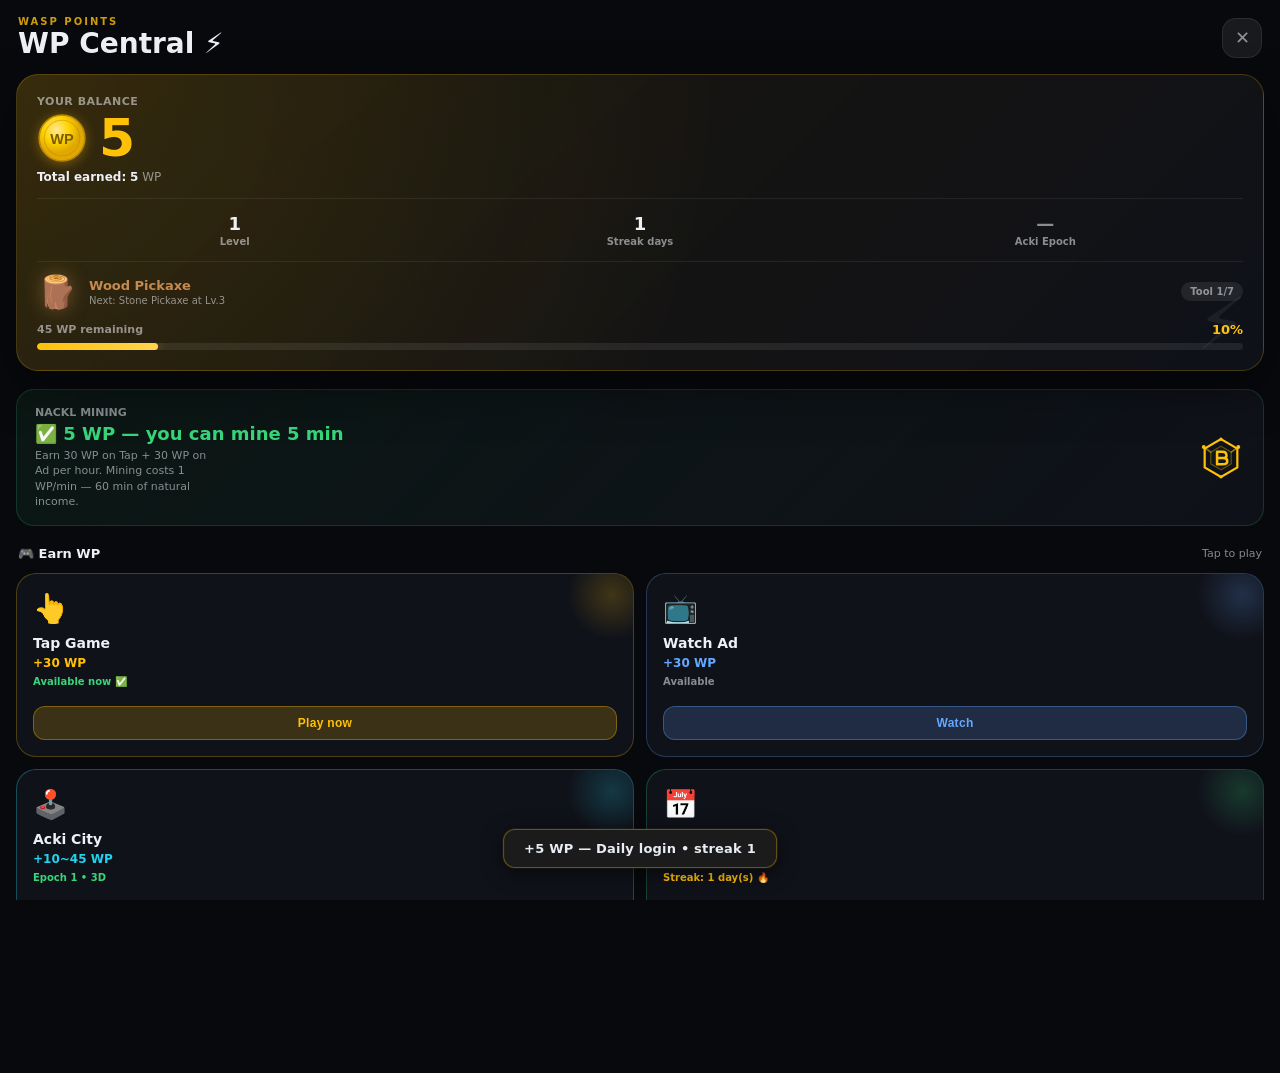
<file: app/src/main/assets/bee/central.html>
<!DOCTYPE html>
<html lang="en-US">
<head>
    <meta charset="UTF-8"/>
    <meta name="viewport" content="width=device-width, initial-scale=1.0, viewport-fit=cover"/>
    <meta name="google" content="notranslate"/>
    <meta http-equiv="Content-Language" content="en"/>
    <title>Central WP</title>
    <style>
        /* ══════════════════════════════════════════
           RESET & VARS
        ══════════════════════════════════════════ */
        :root {
          --bg:      #08090d;
          --bg2:     #10121a;
          --bg3:     #161923;
          --text:    #eef0f6;
          --muted:   rgba(238,240,246,0.55);
          --yellow:  #ffc107;
          --yellow2: #ffd54f;
          --green:   #37d67a;
          --red:     #ff5c5c;
          --blue:    #64a8ff;
          --purple:  #9b7cff;
          --border:  rgba(255,255,255,0.08);
          --shadow:  0 12px 36px rgba(0,0,0,0.55);
          --radius:  18px;
        }

        [data-theme="light"] {
          --bg:      #F0F2F8;
          --bg2:     #ffffff;
          --bg3:     #E4E7F0;
          --text:    #1A1E2E;
          --muted:   rgba(26,30,46,0.55);
          --border:  rgba(0,0,0,0.08);
          --shadow:  0 12px 36px rgba(0,0,0,0.12);
        }

        *, *::before, *::after { box-sizing: border-box; margin: 0; padding: 0; }

        html, body {
          height: 100%;
          font-family: -apple-system, 'Inter', system-ui, sans-serif;
          background: var(--bg);
          color: var(--text);
          overflow-x: hidden;
        }

        body {
          padding:
            calc(env(safe-area-inset-top,0px) + 16px)
            0
            calc(env(safe-area-inset-bottom,0px) + 24px);
          overflow-y: auto;
          -webkit-overflow-scrolling: touch;
        }

        button { cursor: pointer; -webkit-tap-highlight-color: transparent; outline: none; border: none; }

        /* ══════════════════════════════════════════
           TOPBAR
        ══════════════════════════════════════════ */
        .c-topbar {
          display: flex;
          align-items: center;
          justify-content: space-between;
          padding: 0 18px 14px;
          gap: 12px;
        }
        .c-topbar-left { display: flex; flex-direction: column; gap: 2px; }
        .c-badge {
          font-size: 10px;
          font-weight: 900;
          letter-spacing: 2px;
          color: var(--yellow);
          opacity: .8;
          text-transform: uppercase;
        }
        .c-title {
          font-size: clamp(22px, 6vw, 28px);
          font-weight: 900;
          line-height: 1.1;
        }
        .c-close-btn {
          width: 40px; height: 40px;
          border-radius: 14px;
          background: rgba(255,255,255,0.07);
          border: 1px solid var(--border);
          color: var(--muted);
          font-size: 18px;
          display: flex; align-items: center; justify-content: center;
          transition: transform .15s ease;
        }
        .c-close-btn:active { transform: scale(.9); }

        /* ══════════════════════════════════════════
           BALANCE HERO
        ══════════════════════════════════════════ */
        .c-balance-hero {
          margin: 0 16px 18px;
          padding: 20px;
          border-radius: 22px;
          background:
            radial-gradient(circle at top left, rgba(255,193,7,0.12), transparent 55%),
            linear-gradient(135deg, rgba(255,193,7,0.08), rgba(16,18,26,0.95));
          border: 1px solid rgba(255,193,7,0.22);
          box-shadow: 0 18px 48px rgba(0,0,0,.45);
          position: relative;
          overflow: hidden;
        }
        /* Tema claro: cards com fundo branco limpo, sem coloração (mantém só
           bordas/acentos). Alguns cards tinham gradiente escuro/colorido fixo. */
        [data-theme="light"] .c-balance-hero {
          background: #ffffff;
          border-color: rgba(0,0,0,0.08);
          box-shadow: 0 8px 24px rgba(0,0,0,.06);
        }
        [data-theme="light"] .c-mining-card {
          background: #ffffff;
          border-color: rgba(0,0,0,0.08);
        }
        [data-theme="light"] .card-boost.boost-active {
          background: #ffffff;
        }
        /* Remove os glows coloridos (amarelo/azul/roxo/verde) atrás dos cards. */
        [data-theme="light"] .c-game-card::before { display: none; }
        .c-balance-hero::before {
          content: "⚡";
          position: absolute;
          right: 16px; bottom: 10px;
          font-size: 72px;
          opacity: .06;
          pointer-events: none;
          line-height: 1;
        }
        .c-bal-label { font-size: 11px; font-weight: 700; color: var(--muted); letter-spacing: .5px; margin-bottom: 4px; }
        .c-bal-value { font-size: clamp(38px, 10vw, 52px); font-weight: 900; color: var(--yellow); line-height: 1; margin-bottom: 6px; }
        .c-bal-row { display: flex; align-items: center; gap: 12px; margin-bottom: 6px; }
        .c-bal-row .c-bal-value { margin-bottom: 0; }
        .wp-coin { width: clamp(40px, 11vw, 50px); height: clamp(40px, 11vw, 50px); flex-shrink: 0; filter: drop-shadow(0 2px 6px rgba(255,193,7,0.35)); }
        .c-bal-sub   { font-size: 12px; color: var(--muted); }
        .c-bal-sub span { color: var(--text); font-weight: 700; }

        /* Stats row */
        .c-stats-row {
          display: grid;
          grid-template-columns: repeat(3, 1fr);
          gap: 10px;
          margin: 14px 0 0;
          padding-top: 14px;
          border-top: 1px solid rgba(255,255,255,0.07);
        }
        .c-stat { text-align: center; }
        .c-stat-val { font-size: 18px; font-weight: 900; color: var(--text); }
        .c-stat-lbl { font-size: 10px; color: var(--muted); font-weight: 700; margin-top: 2px; }

        /* Pickaxe row — ferramenta equipada, evolui com o nível */
        .c-pickaxe-row {
          display: flex; align-items: center; gap: 12px;
          margin-top: 14px; padding-top: 14px;
          border-top: 1px solid rgba(255,255,255,0.07);
        }
        .c-pickaxe-emoji {
          font-size: 32px; line-height: 1; flex-shrink: 0;
          filter: drop-shadow(0 0 10px var(--pickaxe-glow, rgba(255,193,7,.3)));
          transition: filter .4s ease;
        }
        .c-pickaxe-info { display: flex; flex-direction: column; gap: 2px; flex: 1; min-width: 0; }
        .c-pickaxe-name { font-size: 13px; font-weight: 800; color: var(--pickaxe-color, var(--yellow)); transition: color .4s ease; }
        .c-pickaxe-next { font-size: 10px; color: var(--muted); white-space: nowrap; overflow: hidden; text-overflow: ellipsis; }
        .c-pickaxe-tier-badge {
          font-size: 10px; font-weight: 800; padding: 4px 9px; border-radius: 999px;
          background: rgba(255,255,255,0.08); color: var(--muted); flex-shrink: 0;
        }

        /* Level bar */
        .c-level-bar-wrap { margin-top: 14px; }
        .c-level-bar-head {
          display: flex; justify-content: space-between; align-items: center;
          font-size: 11px; color: var(--muted); font-weight: 700; margin-bottom: 6px;
        }
        .c-level-bar-head strong { color: var(--yellow); font-size: 13px; }
        .c-level-bar {
          height: 7px; border-radius: 999px;
          background: rgba(255,255,255,0.08);
          overflow: hidden;
        }
        .c-level-fill {
          height: 100%; border-radius: inherit;
          background: linear-gradient(90deg, var(--yellow), var(--yellow2));
          box-shadow: 0 0 12px rgba(255,193,7,.4);
          transition: width .5s ease;
          width: 0%;
        }

        /* ══════════════════════════════════════════
           SECTION TITLE
        ══════════════════════════════════════════ */
        .c-section {
          padding: 0 18px;
          margin-bottom: 12px;
          display: flex;
          align-items: center;
          justify-content: space-between;
        }
        .c-section-title {
          font-size: 13px; font-weight: 800; color: var(--text);
        }
        .c-section-hint { font-size: 11px; color: var(--muted); }

        /* ══════════════════════════════════════════
           GAME CARDS GRID
        ══════════════════════════════════════════ */
        .c-game-grid {
          display: grid;
          grid-template-columns: repeat(2, 1fr);
          gap: 12px;
          padding: 0 16px;
          margin-bottom: 20px;
        }

        .c-game-card {
          position: relative;
          overflow: hidden;
          border-radius: 20px;
          border: 1px solid var(--border);
          background: var(--bg2);
          padding: 18px 16px 16px;
          display: flex;
          flex-direction: column;
          gap: 4px;
          transition: transform .18s ease, box-shadow .18s ease;
          -webkit-tap-highlight-color: transparent;
        }
        .c-game-card:active { transform: scale(.96); }

        /* Glow por tipo */
        .c-game-card::before {
          content: "";
          position: absolute;
          top: -24px; right: -24px;
          width: 90px; height: 90px;
          border-radius: 50%;
          opacity: .20;
          pointer-events: none;
        }
        .card-tap    { border-color: rgba(255,193,7,0.25); }
        .card-tap::before    { background: radial-gradient(var(--yellow), transparent 70%); }
        .card-ad     { border-color: rgba(100,168,255,0.25); }
        .card-ad::before     { background: radial-gradient(var(--blue), transparent 70%); }
        .card-boost  { border-color: rgba(155,124,255,0.25); }
        .card-boost::before  { background: radial-gradient(var(--purple), transparent 70%); }
        .card-daily  { border-color: rgba(55,214,122,0.25); }
        .card-daily::before  { background: radial-gradient(var(--green), transparent 70%); }
        .card-acki   { border-color: rgba(34,211,238,0.3); }
        .card-acki::before   { background: radial-gradient(#22d3ee, transparent 70%); }

        .cgc-emoji  { font-size: 28px; margin-bottom: 6px; }
        .cgc-name   { font-size: 14px; font-weight: 800; color: var(--text); }
        .cgc-reward {
          font-size: 12px; font-weight: 700;
          margin-top: 1px;
        }
        .card-tap   .cgc-reward { color: var(--yellow); }
        .card-ad    .cgc-reward { color: var(--blue); }
        .card-boost .cgc-reward { color: var(--purple); }
        .card-daily .cgc-reward { color: var(--green); }

        .cgc-status {
          font-size: 10px; color: var(--muted); font-weight: 600;
          min-height: 14px; margin-top: 2px;
        }
        .cgc-status.ready   { color: var(--green); }
        .cgc-status.cooldown{ color: var(--muted); }
        .cgc-status.active  { color: var(--yellow); }

        .cgc-btn {
          margin-top: 12px;
          width: 100%;
          padding: 9px;
          border-radius: 12px;
          font-size: 12px;
          font-weight: 800;
          letter-spacing: .3px;
          background: rgba(255,255,255,0.08);
          border: 1px solid rgba(255,255,255,0.10);
          color: var(--text);
          transition: background .15s ease, transform .1s ease;
        }
        .cgc-btn:active { transform: scale(.96); }
        .cgc-btn.btn-yellow  { background: rgba(255,193,7,0.18);  border-color: rgba(255,193,7,0.35);  color: var(--yellow); }
        .cgc-btn.btn-blue    { background: rgba(100,168,255,0.18);border-color: rgba(100,168,255,0.35);color: var(--blue); }
        .cgc-btn.btn-purple  { background: rgba(155,124,255,0.18);border-color: rgba(155,124,255,0.35);color: var(--purple); }
        .cgc-btn.btn-green   { background: rgba(55,214,122,0.18); border-color: rgba(55,214,122,0.35); color: var(--green); }
        .cgc-btn.btn-red     { background: rgba(34,211,238,0.18); border-color: rgba(34,211,238,0.35); color: #22d3ee; }
        .card-acki .cgc-reward { color: #22d3ee; }
        .cgc-btn:disabled    { opacity: .45; pointer-events: none; }

        /* ══════════════════════════════════════════
           BOOST CARD — estado ativo
        ══════════════════════════════════════════ */
        .card-boost.boost-active {
          border-color: rgba(155,124,255,0.55);
          background: linear-gradient(145deg, rgba(155,124,255,0.10), var(--bg2));
        }
        .card-boost.boost-active .cgc-btn {
          background: rgba(155,124,255,0.28);
          border-color: rgba(155,124,255,0.55);
          color: var(--purple);
        }

        /* ══════════════════════════════════════════
           MINING INFO CARD
        ══════════════════════════════════════════ */
        .c-mining-card {
          margin: 0 16px 20px;
          padding: 16px 18px;
          border-radius: 18px;
          background: linear-gradient(135deg, rgba(55,214,122,0.07), rgba(16,18,26,0.95));
          border: 1px solid rgba(55,214,122,0.18);
          display: flex;
          align-items: center;
          justify-content: space-between;
          gap: 14px;
        }
        .cmc-left { display: flex; flex-direction: column; gap: 4px; }
        .cmc-label{ font-size: 11px; font-weight: 700; color: var(--muted); }
        .cmc-val  { font-size: 18px; font-weight: 900; color: var(--green); }
        .cmc-hint { font-size: 11px; color: var(--muted); max-width: 180px; line-height: 1.4; }
        .cmc-icon { width: 48px; height: 48px; display: flex; align-items: center; justify-content: center; flex-shrink: 0; }

        /* ══════════════════════════════════════════
           HISTÓRICO
        ══════════════════════════════════════════ */
        .c-history-wrap {
          margin: 0 16px;
          background: var(--bg2);
          border: 1px solid var(--border);
          border-radius: 18px;
          overflow: hidden;
        }
        .c-history-head {
          display: flex; align-items: center; justify-content: space-between;
          padding: 14px 16px;
          border-bottom: 1px solid var(--border);
          font-size: 13px; font-weight: 800;
        }
        .c-clear-btn {
          font-size: 11px; font-weight: 700; color: var(--muted);
          background: none; border: none; padding: 0;
        }
        .c-history-list {
          max-height: 220px;
          overflow-y: auto;
          padding: 8px;
          display: flex;
          flex-direction: column;
          gap: 4px;
        }
        .c-hist-item {
          font-size: 12px; color: var(--muted);
          padding: 7px 10px;
          border-radius: 10px;
          background: rgba(255,255,255,0.03);
          line-height: 1.4;
        }
        .c-hist-item.positive { color: var(--green); }
        .c-hist-item.negative { color: var(--red); }

        /* ══════════════════════════════════════════
           TAP GAME OVERLAY
        ══════════════════════════════════════════ */
        .tap-overlay {
          position: fixed;
          inset: 0;
          background: linear-gradient(180deg, #0d0e14, #0a0b0f);
          display: none;
          flex-direction: column;
          align-items: center;
          justify-content: space-between;
          z-index: 9999;
          padding: 48px 24px 40px;
        }
        .tap-overlay.active { display: flex; }
        /* O fundo do jogo é sempre escuro (não muda com o tema), mas --text/
           --muted/--border trocam de valor no tema claro — deixando o X de
           fechar e os textos (milestone, progresso, contador) ilegíveis contra
           esse fundo. Fixa essas variáveis nos valores "escuros" só dentro do
           overlay, independente do tema ativo no resto do painel. */
        [data-theme="light"] .tap-overlay {
          --text: #eef0f6;
          --muted: rgba(238,240,246,0.55);
          --border: rgba(255,255,255,0.08);
        }

        .tap-game-card {
          width: 100%;
          max-width: 420px;
          display: flex;
          flex-direction: column;
          align-items: center;
          flex: 1;
          gap: 0;
        }

        .tap-game-head {
          width: 100%;
          display: flex;
          justify-content: space-between;
          align-items: flex-start;
          margin-bottom: 18px;
        }
        .tap-game-title  { font-size: 22px; font-weight: 900; color: var(--yellow); }
        .tap-game-sub    { font-size: 12px; color: var(--muted); margin-top: 3px; }
        .tap-game-close  {
          background: rgba(255,255,255,0.07);
          border: 1px solid var(--border);
          color: var(--muted);
          border-radius: 12px;
          padding: 8px 12px;
          font-size: 13px;
          font-weight: 700;
        }

        /* Progress */
        .tap-prog-wrap { width: 100%; margin-bottom: 14px; }
        .tap-prog-head {
          display: flex; justify-content: space-between;
          font-size: 12px; color: var(--muted);
          margin-bottom: 7px;
        }
        .tap-prog-head strong { color: var(--yellow); }
        .tap-prog-bar {
          height: 9px; border-radius: 999px;
          background: rgba(255,255,255,0.07);
          overflow: hidden;
        }
        .tap-prog-fill {
          height: 100%; border-radius: inherit;
          background: linear-gradient(90deg, var(--yellow), var(--yellow2));
          box-shadow: 0 0 14px rgba(255,193,7,.4);
          transition: width .12s ease;
          width: 0%;
        }

        /* Counter */
        .tap-counter-val {
          font-size: 52px; font-weight: 900;
          color: var(--text); line-height: 1;
          margin-bottom: 4px;
        }
        .tap-combo-badge {
          font-size: 13px; font-weight: 800;
          color: var(--yellow); margin-bottom: 18px;
          min-height: 20px;
        }

        /* ── Orbe de Energia ────────────────────────── */
        .tap-btn-wrap {
          position: relative;
          width: 280px; height: 280px;
          display: flex; align-items: center; justify-content: center;
          margin: 16px auto 24px;
        }

        /* SVG de progresso circular */
        .tap-ring-svg {
          position: absolute;
          inset: 0; width: 100%; height: 100%;
          transform: rotate(-90deg);
          pointer-events: none;
          z-index: 4;
        }
        .tap-ring-track {
          fill: none;
          stroke: rgba(255,193,7,0.10);
          stroke-width: 4;
        }
        .tap-ring-fill {
          fill: none;
          stroke: url(#ringGrad);
          stroke-width: 4;
          stroke-linecap: round;
          stroke-dasharray: 603;
          stroke-dashoffset: 603;
          transition: stroke-dashoffset 0.15s ease;
        }

        /* Anéis de fundo pulsando */
        .tap-ring {
          position: absolute; border-radius: 50%;
          border: 1px solid rgba(255,193,7,0.12);
          pointer-events: none;
        }
        .tap-ring-1 { inset: -14px; animation: tpulse 2.6s infinite; }
        .tap-ring-2 { inset: -28px; animation: tpulse 2.6s infinite .5s; }
        .tap-ring-3 { inset: -42px; animation: tpulse 2.6s infinite 1s; }
        @keyframes tpulse {
          0%   { transform: scale(.94); opacity: 0; }
          40%  { opacity: .22; }
          100% { transform: scale(1.07); opacity: 0; }
        }

        /* Orbe principal */
        .tap-main-btn {
          width: 210px; height: 210px;
          border-radius: 18px;
          background:
            radial-gradient(ellipse at 30% 25%, #4a3728 0%, #2a1f16 45%, #1a1209 100%);
          border: 2px solid rgba(180,120,60,0.35);
          position: relative; z-index: 2;
          display: flex; flex-direction: column;
          align-items: center; justify-content: center; gap: 0;
          cursor: pointer;
          box-shadow:
            0 0 24px rgba(180,100,20,0.20),
            0 0 48px rgba(120,60,0,0.10),
            inset 0 2px 8px rgba(255,180,60,0.08),
            inset 0 -4px 12px rgba(0,0,0,0.50);
          transition: transform .06s ease, box-shadow .08s ease, filter .08s ease;
          -webkit-tap-highlight-color: transparent;
          overflow: hidden;
        }
        /* fissuras decorativas — pseudo elementos */
        .tap-main-btn::before {
          content: '';
          position: absolute; inset: 0;
          background:
            linear-gradient(128deg, transparent 38%, rgba(255,180,60,0.07) 40%, transparent 42%),
            linear-gradient(220deg, transparent 55%, rgba(255,160,40,0.05) 57%, transparent 59%);
          pointer-events: none;
        }
        .tap-main-btn::after {
          content: '';
          position: absolute;
          top: 18%; left: 28%; width: 38%; height: 12%;
          background: rgba(255,200,100,0.12);
          border-radius: 50%;
          filter: blur(4px);
          pointer-events: none;
        }
        .tap-main-btn:active,
        .tap-main-btn.tapping {
          transform: scale(.91);
          filter: brightness(1.35);
          box-shadow:
            0 0 32px rgba(220,130,30,0.45),
            0 0 64px rgba(180,80,0,0.22),
            inset 0 2px 6px rgba(255,180,60,0.15),
            inset 0 -6px 14px rgba(0,0,0,0.55);
        }
        .tap-mine-icon {
          font-size: 60px; line-height: 1;
          filter: drop-shadow(0 2px 6px rgba(0,0,0,0.7));
          pointer-events: none;
        }

        /* Floaters */
        .tap-float-zone {
          position: absolute; inset: 0;
          pointer-events: none; overflow: visible; z-index: 10;
        }
        .tap-floater {
          position: absolute;
          font-size: 18px; font-weight: 900;
          color: #ffe566;
          text-shadow: 0 0 10px rgba(255,193,7,.8), 0 0 20px rgba(255,150,0,.5);
          pointer-events: none;
          animation: floatup 700ms ease forwards;
          left: 50%; transform: translateX(-50%);
          bottom: 50%;
        }
        @keyframes floatup {
          0%   { opacity: 1; transform: translateX(-50%) translateY(0) scale(1.15); }
          100% { opacity: 0; transform: translateX(-50%) translateY(-70px) scale(.85); }
        }

        .tap-milestone { font-size: 12px; color: var(--muted); min-height: 16px; text-align: center; }

        /* ══════════════════════════════════════════
           TOAST
        ══════════════════════════════════════════ */
        .c-toast {
          position: fixed;
          bottom: calc(env(safe-area-inset-bottom,0px) + 32px);
          left: 50%; transform: translateX(-50%) translateY(16px);
          background: #1B1B1B;
          border: 1px solid rgba(255,193,7,0.35);
          border-radius: 12px;
          padding: 11px 20px;
          font-size: 13px; font-weight: 600;
          color: #E8ECF4;
          box-shadow: 0 4px 20px rgba(0,0,0,0.6), 0 0 0 1px rgba(255,193,7,0.08);
          z-index: 99999;
          opacity: 0;
          transition: opacity .22s ease, transform .22s ease;
          white-space: nowrap;
          max-width: 88vw;
          text-overflow: ellipsis;
          overflow: hidden;
          letter-spacing: 0.2px;
        }
        .c-toast.show { opacity: 1; transform: translateX(-50%) translateY(0); }
    </style>
</head>

<script>
  // Aplica tema antes de renderizar para evitar flash
  (function(){
    const t = localStorage.getItem("wasp_theme") || "dark";
    document.documentElement.setAttribute("data-theme", t);
    document.addEventListener("DOMContentLoaded", function(){
      document.body.setAttribute("data-theme", t);
    });
  })();
</script>

<body>

<!-- TOPBAR -->
<div class="c-topbar">
    <div class="c-topbar-left">
        <span class="c-badge" id="topBadge">Wasp Points</span>
        <span class="c-title" id="topTitle">WP Central ⚡</span>
    </div>
    <button class="c-close-btn" onclick="closeCentral()">✕</button>
</div>

<!-- BALANCE HERO -->
<div class="c-balance-hero">
    <div class="c-bal-label" data-i18n="your_balance">YOUR BALANCE</div>
    <div class="c-bal-row">
        <svg class="wp-coin" viewBox="0 0 48 48" aria-hidden="true">
            <defs><radialGradient id="wpCoinGrad" cx="38%" cy="32%">
                <stop offset="0%" stop-color="#FFE89A"/>
                <stop offset="55%" stop-color="#FFD400"/>
                <stop offset="100%" stop-color="#E0A800"/>
            </radialGradient></defs>
            <circle cx="24" cy="24" r="22" fill="url(#wpCoinGrad)" stroke="#B8860B" stroke-width="1.5"/>
            <circle cx="24" cy="24" r="17" fill="none" stroke="#B8860B" stroke-width="1" opacity="0.45"/>
            <text x="24" y="30" font-size="14" font-weight="900" text-anchor="middle" fill="#7a5c00" font-family="Arial, sans-serif">WP</text>
        </svg>
        <div class="c-bal-value" id="balValue">0</div>
    </div>
    <div class="c-bal-sub"><span data-i18n="total_earned">Total earned:</span> <span id="balTotal">0</span> WP</div>

    <div class="c-stats-row">
        <div class="c-stat">
            <div class="c-stat-val" id="statLevel">1</div>
            <div class="c-stat-lbl" data-i18n="stat_level">Level</div>
        </div>
        <div class="c-stat">
            <div class="c-stat-val" id="statStreak">0</div>
            <div class="c-stat-lbl" data-i18n="stat_streak">Streak dias</div>
        </div>
        <div class="c-stat">
            <div class="c-stat-val" id="statBank">—</div>
            <div class="c-stat-lbl" data-i18n="stat_epoch">Acki Epoch</div>
        </div>
    </div>

    <div class="c-pickaxe-row" id="pickaxeRow">
        <div class="c-pickaxe-emoji" id="pickaxeEmoji">🪵</div>
        <div class="c-pickaxe-info">
            <div class="c-pickaxe-name" id="pickaxeName">Wood Pickaxe</div>
            <div class="c-pickaxe-next" id="pickaxeNext"></div>
        </div>
        <div class="c-pickaxe-tier-badge" id="pickaxeTierBadge">1/7</div>
    </div>

    <div class="c-level-bar-wrap">
        <div class="c-level-bar-head">
            <span id="levelHint">50 WP remaining</span>
            <strong id="levelPct">0%</strong>
        </div>
        <div class="c-level-bar">
            <div class="c-level-fill" id="levelFill"></div>
        </div>
    </div>
</div>

<!-- MINING INFO -->
<div class="c-mining-card">
    <div class="cmc-left">
        <div class="cmc-label" data-i18n="nackl_mining">NACKL MINING</div>
        <div class="cmc-val" id="miningStatus" data-i18n="mining_need_label">WP required to mine</div>
        <div class="cmc-hint" data-i18n="mining_hint">Earn 30 WP on Tap + 30 WP on Ad per hour. Mining costs 1 WP/min — 60 min of natural income.</div>
    </div>
    <div class="cmc-icon">
      <svg width="44" height="44" viewBox="0 0 28 28" xmlns="http://www.w3.org/2000/svg">
        <path d="M14,2 L24.39,8 L24.39,20 L14,26 L3.61,20 L3.61,8 Z" fill="none" stroke="#ffc107" stroke-width="1.4"/>
        <path d="M14,6.5 L20.5,10.25 L20.5,17.75 L14,21.5 L7.5,17.75 L7.5,10.25 Z" fill="#1affc107" stroke="#ffc10755" stroke-width="0.8"/>
        <path d="M7.5,10.25 L3,7" stroke="#ffc10788" stroke-width="1.0" stroke-linecap="round"/>
        <path d="M20.5,10.25 L25,7" stroke="#ffc10788" stroke-width="1.0" stroke-linecap="round"/>
        <circle cx="3" cy="7" r="1.2" fill="#ffc107"/>
        <circle cx="25" cy="7" r="1.2" fill="#ffc107"/>
        <path d="M11.5,10 L11.5,18 M11.5,10 L15,10 Q17.5,10 17.5,12.5 Q17.5,14 15.5,14 M11.5,14 L15.5,14 Q18,14 18,16 Q18,18 15,18 L11.5,18" stroke="#ffc107" stroke-width="1.6" stroke-linecap="round" stroke-linejoin="round" fill="none"/>
        <circle cx="14" cy="2" r="1" fill="#ffc107"/>
        <circle cx="14" cy="26" r="1" fill="#ffc107"/>
      </svg>
    </div>
</div>

<!-- GAME CARDS -->
<div class="c-section">
    <span class="c-section-title" id="secEarn">🎮 Earn WP</span>
    <span class="c-section-hint" id="secEarnHint">Tap to play</span>
</div>

<div class="c-game-grid">

    <!-- TAP GAME -->
    <div class="c-game-card card-tap" id="cardTap" onclick="openTap()">
        <div class="cgc-emoji">👆</div>
        <div class="cgc-name" id="tapName">Tap Game</div>
        <div class="cgc-reward">+30 WP</div>
        <div class="cgc-status" id="tapStatus">Checking...</div>
        <button class="cgc-btn btn-yellow" id="tapBtn">Play now</button>
    </div>

    <!-- ANÚNCIO -->
    <div class="c-game-card card-ad" id="cardAd">
        <div class="cgc-emoji">📺</div>
        <div class="cgc-name" data-i18n="watch_ad">Watch Ad</div>
        <div class="cgc-reward">+30 WP</div>
        <div class="cgc-status" id="adStatus" data-i18n="ad_available">Available</div>
        <button class="cgc-btn btn-blue" id="adBtn" data-i18n="ad_watch">Assistir</button>
    </div>

    <!-- ACKI CITY (jogo 3D) -->
    <div class="c-game-card card-acki" id="cardAcki" onclick="openAckiGame()">
        <div class="cgc-emoji">🕹️</div>
        <div class="cgc-name" data-i18n="acki_name">Acki City</div>
        <div class="cgc-reward">+10~45 WP</div>
        <div class="cgc-status ready" id="ackiStatus">Epoch 1</div>
        <button class="cgc-btn btn-red" data-i18n="acki_play">Jogar</button>
    </div>

    <!-- LOGIN DIÁRIO -->
    <div class="c-game-card card-daily" id="cardDaily">
        <div class="cgc-emoji">📅</div>
        <div class="cgc-name" data-i18n="daily_name">Daily Login</div>
        <div class="cgc-reward">+5 a +25 WP</div>
        <div class="cgc-status" id="dailyStatus" data-i18n="checking">Verificando...</div>
        <button class="cgc-btn btn-green" id="dailyBtn" onclick="doDaily()" data-i18n="daily_collect">Coletar</button>
    </div>

</div>

<!-- HISTÓRICO -->
<div class="c-section">
    <span class="c-section-title" data-i18n="section_history">📋 History</span>
    <button class="c-clear-btn" onclick="doClear()" data-i18n="clear">Limpar</button>
</div>

<div class="c-history-wrap">
    <div class="c-history-list" id="historyList"></div>
</div>

<!-- TAP GAME OVERLAY -->
<div class="tap-overlay" id="tapOverlay">
    <div class="tap-game-card">
        <div class="tap-game-head">
            <div>
                <div class="tap-game-title" id="tapGameTitle">⛏ Manual Mining</div>
                <div class="tap-game-sub" id="tapGameSub">100 taps register actions on the Wasp</div>
            </div>
            <button class="tap-game-close" onclick="closeTap()">✕</button>
        </div>

        <div class="tap-prog-wrap">
            <div class="tap-prog-head">
                <span id="tapCountText">0 / 100</span>
                <strong id="tapPctText">0%</strong>
            </div>
            <div class="tap-prog-bar">
                <div class="tap-prog-fill" id="tapProgFill"></div>
            </div>
        </div>

        <div class="tap-counter-val" id="tapRemain">100</div>
        <div class="tap-combo-badge" id="tapComboText"></div>

        <div class="tap-btn-wrap">
            <div class="tap-float-zone" id="tapFloatZone"></div>
            <div class="tap-ring tap-ring-1"></div>
            <div class="tap-ring tap-ring-2"></div>
            <div class="tap-ring tap-ring-3"></div>
            <svg class="tap-ring-svg" viewBox="0 0 220 220">
                <defs>
                    <linearGradient id="ringGrad" x1="0%" y1="0%" x2="100%" y2="0%">
                        <stop offset="0%" stop-color="#f5a623"/>
                        <stop offset="100%" stop-color="#ffe566"/>
                    </linearGradient>
                </defs>
                <circle class="tap-ring-track" cx="110" cy="110" r="95"/>
                <circle class="tap-ring-fill" id="tapRingFill" cx="110" cy="110" r="95"/>
            </svg>
            <button class="tap-main-btn" id="tapMainBtn" onclick="doTap()">
                <span class="tap-mine-icon" id="tapMineIcon">⛏️</span>
            </button>
        </div>

        <div class="tap-milestone" id="tapMilestone">Tap to register actions on the Wasp.</div>
    </div>
</div>

<!-- TOAST -->
<div class="c-toast" id="cToast"></div>

<script>
    /* ══════════════════════════════════════════
       i18n — idioma vem de ?lang=xx (passado pelo CentralActivity).
       Dados (saldo, WP, NACKL, wallet) NUNCA são traduzidos — só rótulos.
       Fallback: inglês. Piloto: EN + PT. Expandir = só adicionar entradas.
    ══════════════════════════════════════════ */
    const I18N = {
      en: {
        badge: "Wasp Points", central_title: "WP Central ⚡", your_balance: "YOUR BALANCE",
        total_earned: "Total earned:", stat_level: "Level", stat_streak: "Streak days",
        stat_bank: "Bank", bank_off: "OFF", bank_active: "ACTIVE ⚡",
        stat_epoch: "Acki Epoch", acki_name: "Acki City", acki_play: "Play now",
        acki_epoch: "Epoch {n} • 3D", lbl_acki: "Acki City",
        nackl_mining: "NACKL MINING", mining_need_label: "WP required to mine",
        mining_hint: "Earn 30 WP on Tap + 30 WP on Ad per hour. Mining costs 1 WP/min — 60 min of natural income.",
        section_earn: "🎮 Earn WP", section_earn_hint: "Tap to play",
        tap_name: "Tap Game", watch_ad: "Watch Ad", ad_available: "Available", ad_watch: "Watch",
        bank_name: "Bank", bank_stake: "Stake WP", coming_soon: "Coming soon", bank_open: "Open Bank",
        daily_name: "Daily Login", daily_collect: "Collect", daily_collected: "Collected ✅",
        section_history: "📋 History", clear: "Clear", checking: "Checking...",
        play_now: "Play now", on_cooldown: "On cooldown", available_now: "Available now ✅",
        no_earnings: "No WP earnings yet.", participating: "Mining on the Acki Nacki network",
        reward_granted: "Reward Granted!", ad_watched_ok: "Ad watched successfully", claim_wp: "✅ Claim WP",
        level_remaining: "{n} WP remaining", mining_active_net: "Mining on the Acki Nacki network",
        mining_active_time: "Mining — {t} remaining", mining_can: "✅ {wp} WP — you can mine {min} min",
        mining_need: "Need {n} WP to start — tap or ad", tap_in: "In {t}",
        daily_streak: "Streak: {n} day(s) 🔥",
        toast_already_collected: "Already collected today!", toast_boost_active: "Boost already active!",
        toast_bg_mining_on: "Bg Mining activated! Panel will open in PiP when leaving the app 🐝",
        toast_ad_unavailable_feat: "Ad feature unavailable", toast_error: "Error: ",
        toast_ad_no_reward: "Ad closed without reward.", toast_ad_retry: "Ad unavailable. Try again.",
        toast_history_cleared: "History cleared.", toast_pip_insufficient: "Insufficient WP — PiP disabled",
        lbl_ad_watched: "Ad watched", lbl_tap_done: "Tap Game completed", lbl_pip_mining: "PiP Mining",
        lbl_daily_login: "Daily login • streak {n}", tap_game_title: "⛏ Manual Mining", tap_game_sub: "100 taps register actions on the Wasp", tap_milestone_0: "Start tapping to charge energy.", tap_milestone_1: "Keep tapping!", tap_milestone_25: "Nice! Your energy is rising.", tap_milestone_50: "Halfway there! Keep going!", tap_milestone_75: "Amazing! Almost there...", tap_milestone_100: "Completed! Reward unlocked ✅", tap_reward_credited: "✅ Reward credited! Tap ✕ to close.",
        pickaxe_wood: "Wood Pickaxe", pickaxe_stone: "Stone Pickaxe", pickaxe_iron: "Iron Pickaxe", pickaxe_gold: "Gold Pickaxe", pickaxe_diamond: "Diamond Pickaxe", pickaxe_mythic: "Mythic Pickaxe", pickaxe_legendary: "Legendary Pickaxe",
        tier_label: "Tool {a}/{b}", next_pickaxe_at: "Next: {name} at Lv.{lvl}", max_tier_reached: "Max tier — you're a legend! 🌟",
        level_up_title: "LEVEL UP!", level_up_new_tool: "New tool unlocked: {name}!", lbl_level_up: "Level {n} reached — bonus"
      },
      pt: {
        badge: "Wasp Points", central_title: "WP Central ⚡", your_balance: "SEU SALDO",
        total_earned: "Total ganho:", stat_level: "Nível", stat_streak: "Streak dias",
        stat_bank: "Bank", bank_off: "OFF", bank_active: "ATIVO ⚡",
        stat_epoch: "Epoch Acki", acki_name: "Acki City", acki_play: "Jogar agora",
        acki_epoch: "Epoch {n} • 3D", lbl_acki: "Acki City",
        nackl_mining: "MINERAÇÃO NACKL", mining_need_label: "WP necessário para minerar",
        mining_hint: "Ganhe 30 WP no Tap + 30 WP no Anúncio por hora. Minerar custa 1 WP/min — 60 min de renda natural.",
        section_earn: "🎮 Ganhar WP", section_earn_hint: "Toque para jogar",
        tap_name: "Tap Game", watch_ad: "Assistir Anúncio", ad_available: "Disponível", ad_watch: "Assistir",
        bank_name: "Bank", bank_stake: "Stake WP", coming_soon: "Em breve", bank_open: "Abrir Bank",
        daily_name: "Login Diário", daily_collect: "Coletar", daily_collected: "Coletado ✅",
        section_history: "📋 Histórico", clear: "Limpar", checking: "Verificando...",
        play_now: "Jogar agora", on_cooldown: "Em cooldown", available_now: "Disponível agora ✅",
        no_earnings: "Nenhum ganho de WP ainda.", participating: "Minerando na rede Acki Nacki",
        reward_granted: "Recompensa Concedida!", ad_watched_ok: "Anúncio assistido com sucesso", claim_wp: "✅ Receber WP",
        level_remaining: "{n} WP restantes", mining_active_net: "Minerando na rede Acki Nacki",
        mining_active_time: "Minerando — {t} restantes", mining_can: "✅ {wp} WP — você pode minerar {min} min",
        mining_need: "Faltam {n} WP para iniciar — tap ou anúncio", tap_in: "Em {t}",
        daily_streak: "Streak: {n} dia(s) 🔥",
        toast_already_collected: "Já coletado hoje!", toast_boost_active: "Boost já ativo!",
        toast_bg_mining_on: "Mineração em background ativada! O painel abrirá em PiP ao sair do app 🐝",
        toast_ad_unavailable_feat: "Recurso de anúncio indisponível", toast_error: "Erro: ",
        toast_ad_no_reward: "Anúncio fechado sem recompensa.", toast_ad_retry: "Anúncio indisponível. Tente novamente.",
        toast_history_cleared: "Histórico limpo.", toast_pip_insufficient: "WP insuficiente — PiP desativado",
        lbl_ad_watched: "Anúncio assistido", lbl_tap_done: "Tap Game concluído", lbl_pip_mining: "Mineração PiP",
        lbl_daily_login: "Login diário • streak {n}", tap_game_title: "⛏ Mineração Manual", tap_game_sub: "100 toques registram ações no Wasp", tap_milestone_0: "Comece a tocar para carregar energia.", tap_milestone_1: "Continue tocando!", tap_milestone_25: "Legal! Sua energia está subindo.", tap_milestone_50: "Na metade do caminho! Continue!", tap_milestone_75: "Incrível! Quase lá...", tap_milestone_100: "Concluído! Recompensa desbloqueada ✅", tap_reward_credited: "✅ Recompensa creditada! Toque ✕ para fechar.",
        pickaxe_wood: "Picareta de Madeira", pickaxe_stone: "Picareta de Pedra", pickaxe_iron: "Picareta de Ferro", pickaxe_gold: "Picareta de Ouro", pickaxe_diamond: "Picareta de Diamante", pickaxe_mythic: "Picareta Mítica", pickaxe_legendary: "Picareta Lendária",
        tier_label: "Ferramenta {a}/{b}", next_pickaxe_at: "Próxima: {name} no Nv.{lvl}", max_tier_reached: "Tier máximo — você é uma lenda! 🌟",
        level_up_title: "SUBIU DE NÍVEL!", level_up_new_tool: "Nova ferramenta desbloqueada: {name}!", lbl_level_up: "Nível {n} alcançado — bônus"
      },
      es: { badge: "Wasp Points", central_title: "WP Central ⚡", your_balance: "TU SALDO", total_earned: "Total ganado:", stat_level: "Nivel", stat_streak: "Streak días", stat_bank: "Bank", bank_off: "OFF", bank_active: "ACTIVO ⚡", nackl_mining: "MINERÍA NACKL", mining_need_label: "WP necesarios para minar", mining_hint: "Gana 30 WP por Tap + 30 WP por Anuncio cada hora. Minar cuesta 1 WP/min — 60 min de ingreso natural.", section_earn: "🎮 Ganar WP", section_earn_hint: "Toca para jugar", tap_name: "Tap Game", watch_ad: "Ver Anuncio", ad_available: "Disponible", ad_watch: "Ver", bank_name: "Bank", bank_stake: "Stake WP", coming_soon: "Próximamente", bank_open: "Abrir Bank", daily_name: "Inicio Diario", daily_collect: "Cobrar", daily_collected: "Cobrado ✅", section_history: "📋 Historial", clear: "Borrar", checking: "Verificando...", play_now: "Jugar ahora", on_cooldown: "En cooldown", available_now: "Disponible ahora ✅", no_earnings: "Aún no hay ganancias de WP.", participating: "Minando en la red Acki Nacki", reward_granted: "¡Recompensa Concedida!", ad_watched_ok: "Anuncio visto con éxito", claim_wp: "✅ Recibir WP", level_remaining: "{n} WP restantes", mining_active_net: "Minando en la red Acki Nacki", mining_active_time: "Minando — {t} restantes", mining_can: "✅ {wp} WP — puedes minar {min} min", mining_need: "Faltan {n} WP para empezar — tap o anuncio", tap_in: "En {t}", daily_streak: "Streak: {n} día(s) 🔥", toast_already_collected: "¡Ya cobrado hoy!", toast_boost_active: "¡Boost ya activo!", toast_bg_mining_on: "¡Minería en segundo plano activada! El panel se abrirá en PiP al salir de la app 🐝", toast_ad_unavailable_feat: "Función de anuncio no disponible", toast_error: "Error: ", toast_ad_no_reward: "Anuncio cerrado sin recompensa.", toast_ad_retry: "Anuncio no disponible. Inténtalo de nuevo.", toast_history_cleared: "Historial borrado.", toast_pip_insufficient: "WP insuficientes — PiP desactivado", lbl_ad_watched: "Anuncio visto", lbl_tap_done: "Tap Game completado", lbl_pip_mining: "Minería PiP", lbl_daily_login: "Inicio diario • streak {n}", tap_game_title: "⛏ Minería Manual", tap_game_sub: "100 toques registran acciones en el Wasp", tap_milestone_0: "Empieza a tocar para cargar energía.", tap_milestone_1: "¡Sigue tocando!", tap_milestone_25: "¡Bien! Tu energía está subiendo.", tap_milestone_50: "¡A mitad de camino! ¡Sigue así!", tap_milestone_75: "¡Increíble! Ya casi...", tap_milestone_100: "¡Completado! Recompensa desbloqueada ✅", tap_reward_credited: "✅ ¡Recompensa acreditada! Toca ✕ para cerrar.", pickaxe_wood: "Pico de Madera", pickaxe_stone: "Pico de Piedra", pickaxe_iron: "Pico de Hierro", pickaxe_gold: "Pico de Oro", pickaxe_diamond: "Pico de Diamante", pickaxe_mythic: "Pico Mítico", pickaxe_legendary: "Pico Legendario", tier_label: "Herramienta {a}/{b}", next_pickaxe_at: "Siguiente: {name} en Nv.{lvl}", max_tier_reached: "Nivel máximo — ¡eres una leyenda! 🌟", level_up_title: "¡SUBISTE DE NIVEL!", level_up_new_tool: "¡Nueva herramienta desbloqueada: {name}!", lbl_level_up: "Nivel {n} alcanzado — bono" },
      fr: { badge: "Wasp Points", central_title: "WP Central ⚡", your_balance: "VOTRE SOLDE", total_earned: "Total gagné :", stat_level: "Niveau", stat_streak: "Streak jours", stat_bank: "Bank", bank_off: "OFF", bank_active: "ACTIF ⚡", nackl_mining: "MINAGE NACKL", mining_need_label: "WP requis pour miner", mining_hint: "Gagnez 30 WP par Tap + 30 WP par Pub par heure. Le minage coûte 1 WP/min — 60 min de revenu naturel.", section_earn: "🎮 Gagner des WP", section_earn_hint: "Touchez pour jouer", tap_name: "Tap Game", watch_ad: "Voir la pub", ad_available: "Disponible", ad_watch: "Voir", bank_name: "Bank", bank_stake: "Stake WP", coming_soon: "Bientôt", bank_open: "Ouvrir Bank", daily_name: "Connexion quotidienne", daily_collect: "Récupérer", daily_collected: "Récupéré ✅", section_history: "📋 Historique", clear: "Effacer", checking: "Vérification...", play_now: "Jouer maintenant", on_cooldown: "En cooldown", available_now: "Disponible ✅", no_earnings: "Aucun gain de WP pour l'instant.", participating: "Minage sur le réseau Acki Nacki", reward_granted: "Récompense accordée !", ad_watched_ok: "Pub regardée avec succès", claim_wp: "✅ Recevoir WP", level_remaining: "{n} WP restants", mining_active_net: "Minage sur le réseau Acki Nacki", mining_active_time: "Minage — {t} restants", mining_can: "✅ {wp} WP — vous pouvez miner {min} min", mining_need: "Il faut {n} WP pour démarrer — tap ou pub", tap_in: "Dans {t}", daily_streak: "Streak : {n} jour(s) 🔥", toast_already_collected: "Déjà récupéré aujourd'hui !", toast_boost_active: "Boost déjà actif !", toast_bg_mining_on: "Minage en arrière-plan activé ! Le panneau s'ouvrira en PiP en quittant l'app 🐝", toast_ad_unavailable_feat: "Fonction de pub indisponible", toast_error: "Erreur : ", toast_ad_no_reward: "Pub fermée sans récompense.", toast_ad_retry: "Pub indisponible. Réessayez.", toast_history_cleared: "Historique effacé.", toast_pip_insufficient: "WP insuffisants — PiP désactivé", lbl_ad_watched: "Pub regardée", lbl_tap_done: "Tap Game terminé", lbl_pip_mining: "Minage PiP", lbl_daily_login: "Connexion quotidienne • streak {n}", tap_game_title: "⛏ Minage Manuel", tap_game_sub: "100 taps enregistrent des actions dans le Wasp", tap_milestone_0: "Commencez à toucher pour charger l'énergie.", tap_milestone_1: "Continuez à toucher !", tap_milestone_25: "Bien ! Votre énergie augmente.", tap_milestone_50: "À mi-chemin ! Continuez !", tap_milestone_75: "Incroyable ! Presque là...", tap_milestone_100: "Terminé ! Récompense débloquée ✅", tap_reward_credited: "✅ Récompense créditée ! Touchez ✕ pour fermer.", pickaxe_wood: "Pioche en Bois", pickaxe_stone: "Pioche en Pierre", pickaxe_iron: "Pioche en Fer", pickaxe_gold: "Pioche en Or", pickaxe_diamond: "Pioche en Diamant", pickaxe_mythic: "Pioche Mythique", pickaxe_legendary: "Pioche Légendaire", tier_label: "Outil {a}/{b}", next_pickaxe_at: "Suivant : {name} au Niv.{lvl}", max_tier_reached: "Niveau max — vous êtes une légende ! 🌟", level_up_title: "NIVEAU SUPÉRIEUR !", level_up_new_tool: "Nouvel outil débloqué : {name} !", lbl_level_up: "Niveau {n} atteint — bonus" },
      de: { badge: "Wasp Points", central_title: "WP-Zentrale ⚡", your_balance: "DEIN GUTHABEN", total_earned: "Insgesamt verdient:", stat_level: "Level", stat_streak: "Streak Tage", stat_bank: "Bank", bank_off: "OFF", bank_active: "AKTIV ⚡", nackl_mining: "NACKL-MINING", mining_need_label: "WP zum Minen erforderlich", mining_hint: "Verdiene 30 WP pro Tap + 30 WP pro Anzeige pro Stunde. Mining kostet 1 WP/Min — 60 Min natürliches Einkommen.", section_earn: "🎮 WP verdienen", section_earn_hint: "Zum Spielen tippen", tap_name: "Tap Game", watch_ad: "Anzeige ansehen", ad_available: "Verfügbar", ad_watch: "Ansehen", bank_name: "Bank", bank_stake: "Stake WP", coming_soon: "Demnächst", bank_open: "Bank öffnen", daily_name: "Täglicher Login", daily_collect: "Einsammeln", daily_collected: "Eingesammelt ✅", section_history: "📋 Verlauf", clear: "Löschen", checking: "Wird geprüft...", play_now: "Jetzt spielen", on_cooldown: "Im Cooldown", available_now: "Jetzt verfügbar ✅", no_earnings: "Noch keine WP-Einnahmen.", participating: "Mining im Acki-Nacki-Netzwerk", reward_granted: "Belohnung erhalten!", ad_watched_ok: "Anzeige erfolgreich angesehen", claim_wp: "✅ WP erhalten", level_remaining: "{n} WP übrig", mining_active_net: "Mining im Acki-Nacki-Netzwerk", mining_active_time: "Mining — {t} übrig", mining_can: "✅ {wp} WP — du kannst {min} Min minen", mining_need: "{n} WP zum Start nötig — Tap oder Anzeige", tap_in: "In {t}", daily_streak: "Streak: {n} Tag(e) 🔥", toast_already_collected: "Heute bereits eingesammelt!", toast_boost_active: "Boost bereits aktiv!", toast_bg_mining_on: "Hintergrund-Mining aktiviert! Das Panel öffnet sich in PiP beim Verlassen der App 🐝", toast_ad_unavailable_feat: "Anzeigenfunktion nicht verfügbar", toast_error: "Fehler: ", toast_ad_no_reward: "Anzeige ohne Belohnung geschlossen.", toast_ad_retry: "Anzeige nicht verfügbar. Erneut versuchen.", toast_history_cleared: "Verlauf gelöscht.", toast_pip_insufficient: "Zu wenig WP — PiP deaktiviert", lbl_ad_watched: "Anzeige angesehen", lbl_tap_done: "Tap Game abgeschlossen", lbl_pip_mining: "PiP-Mining", lbl_daily_login: "Täglicher Login • Streak {n}", tap_game_title: "⛏ Manuelles Mining", tap_game_sub: "100 Taps registrieren Aktionen im Wasp", tap_milestone_0: "Tippe, um Energie aufzuladen.", tap_milestone_1: "Weiter tippen!", tap_milestone_25: "Toll! Deine Energie steigt.", tap_milestone_50: "Halbzeit! Weiter so!", tap_milestone_75: "Erstaunlich! Fast geschafft...", tap_milestone_100: "Abgeschlossen! Belohnung freigeschaltet ✅", tap_reward_credited: "✅ Belohnung gutgeschrieben! Tippe ✕ zum Schließen.", pickaxe_wood: "Holzspitzhacke", pickaxe_stone: "Steinspitzhacke", pickaxe_iron: "Eisenspitzhacke", pickaxe_gold: "Goldspitzhacke", pickaxe_diamond: "Diamantspitzhacke", pickaxe_mythic: "Mythische Spitzhacke", pickaxe_legendary: "Legendäre Spitzhacke", tier_label: "Werkzeug {a}/{b}", next_pickaxe_at: "Nächstes: {name} bei Lv.{lvl}", max_tier_reached: "Höchste Stufe — du bist eine Legende! 🌟", level_up_title: "LEVEL UP!", level_up_new_tool: "Neues Werkzeug freigeschaltet: {name}!", lbl_level_up: "Level {n} erreicht — Bonus" },
      it: { badge: "Wasp Points", central_title: "WP Centrale ⚡", your_balance: "IL TUO SALDO", total_earned: "Totale guadagnato:", stat_level: "Livello", stat_streak: "Streak giorni", stat_bank: "Bank", bank_off: "OFF", bank_active: "ATTIVO ⚡", nackl_mining: "MINING NACKL", mining_need_label: "WP necessari per minare", mining_hint: "Guadagna 30 WP per Tap + 30 WP per Annuncio all'ora. Minare costa 1 WP/min — 60 min di reddito naturale.", section_earn: "🎮 Guadagna WP", section_earn_hint: "Tocca per giocare", tap_name: "Tap Game", watch_ad: "Guarda annuncio", ad_available: "Disponibile", ad_watch: "Guarda", bank_name: "Bank", bank_stake: "Stake WP", coming_soon: "Prossimamente", bank_open: "Apri Bank", daily_name: "Login giornaliero", daily_collect: "Riscuoti", daily_collected: "Riscosso ✅", section_history: "📋 Cronologia", clear: "Cancella", checking: "Verifica...", play_now: "Gioca ora", on_cooldown: "In cooldown", available_now: "Disponibile ora ✅", no_earnings: "Ancora nessun guadagno di WP.", participating: "Mining sulla rete Acki Nacki", reward_granted: "Ricompensa concessa!", ad_watched_ok: "Annuncio guardato con successo", claim_wp: "✅ Ricevi WP", level_remaining: "{n} WP rimasti", mining_active_net: "Mining sulla rete Acki Nacki", mining_active_time: "Mining — {t} rimasti", mining_can: "✅ {wp} WP — puoi minare {min} min", mining_need: "Servono {n} WP per iniziare — tap o annuncio", tap_in: "Tra {t}", daily_streak: "Streak: {n} giorno/i 🔥", toast_already_collected: "Già riscosso oggi!", toast_boost_active: "Boost già attivo!", toast_bg_mining_on: "Mining in background attivato! Il pannello si aprirà in PiP uscendo dall'app 🐝", toast_ad_unavailable_feat: "Funzione annuncio non disponibile", toast_error: "Errore: ", toast_ad_no_reward: "Annuncio chiuso senza ricompensa.", toast_ad_retry: "Annuncio non disponibile. Riprova.", toast_history_cleared: "Cronologia cancellata.", toast_pip_insufficient: "WP insufficienti — PiP disattivato", lbl_ad_watched: "Annuncio guardato", lbl_tap_done: "Tap Game completato", lbl_pip_mining: "Mining PiP", lbl_daily_login: "Login giornaliero • streak {n}", tap_game_title: "⛏ Mining Manuale", tap_game_sub: "100 tap registrano azioni nel Wasp", tap_milestone_0: "Inizia a toccare per caricare energia.", tap_milestone_1: "Continua a toccare!", tap_milestone_25: "Bene! La tua energia sta salendo.", tap_milestone_50: "A metà strada! Continua così!", tap_milestone_75: "Incredibile! Ci sei quasi...", tap_milestone_100: "Completato! Ricompensa sbloccata ✅", tap_reward_credited: "✅ Ricompensa accreditata! Tocca ✕ per chiudere.", pickaxe_wood: "Piccone di Legno", pickaxe_stone: "Piccone di Pietra", pickaxe_iron: "Piccone di Ferro", pickaxe_gold: "Piccone d'Oro", pickaxe_diamond: "Piccone di Diamante", pickaxe_mythic: "Piccone Mitico", pickaxe_legendary: "Piccone Leggendario", tier_label: "Strumento {a}/{b}", next_pickaxe_at: "Prossimo: {name} al Liv.{lvl}", max_tier_reached: "Livello massimo — sei una leggenda! 🌟", level_up_title: "LIVELLO SUPERIORE!", level_up_new_tool: "Nuovo strumento sbloccato: {name}!", lbl_level_up: "Livello {n} raggiunto — bonus" },
      nl: { badge: "Wasp Points", central_title: "WP Centrale ⚡", your_balance: "JE SALDO", total_earned: "Totaal verdiend:", stat_level: "Niveau", stat_streak: "Streak dagen", stat_bank: "Bank", bank_off: "OFF", bank_active: "ACTIEF ⚡", nackl_mining: "NACKL-MINING", mining_need_label: "WP nodig om te minen", mining_hint: "Verdien 30 WP per Tap + 30 WP per Advertentie per uur. Minen kost 1 WP/min — 60 min natuurlijk inkomen.", section_earn: "🎮 WP verdienen", section_earn_hint: "Tik om te spelen", tap_name: "Tap Game", watch_ad: "Advertentie bekijken", ad_available: "Beschikbaar", ad_watch: "Bekijken", bank_name: "Bank", bank_stake: "Stake WP", coming_soon: "Binnenkort", bank_open: "Bank openen", daily_name: "Dagelijkse login", daily_collect: "Innen", daily_collected: "Geïnd ✅", section_history: "📋 Geschiedenis", clear: "Wissen", checking: "Controleren...", play_now: "Nu spelen", on_cooldown: "In cooldown", available_now: "Nu beschikbaar ✅", no_earnings: "Nog geen WP-inkomsten.", participating: "Mining op het Acki Nacki-netwerk", reward_granted: "Beloning toegekend!", ad_watched_ok: "Advertentie succesvol bekeken", claim_wp: "✅ WP ontvangen", level_remaining: "{n} WP resterend", mining_active_net: "Mining op het Acki Nacki-netwerk", mining_active_time: "Minen — {t} resterend", mining_can: "✅ {wp} WP — je kunt {min} min minen", mining_need: "{n} WP nodig om te starten — tap of advertentie", tap_in: "Over {t}", daily_streak: "Streak: {n} dag(en) 🔥", toast_already_collected: "Vandaag al geïnd!", toast_boost_active: "Boost al actief!", toast_bg_mining_on: "Achtergrond-mining geactiveerd! Het paneel opent in PiP bij het verlaten van de app 🐝", toast_ad_unavailable_feat: "Advertentiefunctie niet beschikbaar", toast_error: "Fout: ", toast_ad_no_reward: "Advertentie gesloten zonder beloning.", toast_ad_retry: "Advertentie niet beschikbaar. Probeer opnieuw.", toast_history_cleared: "Geschiedenis gewist.", toast_pip_insufficient: "Onvoldoende WP — PiP uitgeschakeld", lbl_ad_watched: "Advertentie bekeken", lbl_tap_done: "Tap Game voltooid", lbl_pip_mining: "PiP-mining", lbl_daily_login: "Dagelijkse login • streak {n}", tap_game_title: "⛏ Handmatig Minen", tap_game_sub: "100 taps registreren acties in de Wasp", tap_milestone_0: "Begin met tikken om energie op te laden.", tap_milestone_1: "Blijf tikken!", tap_milestone_25: "Mooi! Je energie stijgt.", tap_milestone_50: "Halverwege! Ga zo door!", tap_milestone_75: "Geweldig! Bijna daar...", tap_milestone_100: "Voltooid! Beloning ontgrendeld ✅", tap_reward_credited: "✅ Beloning bijgeschreven! Tik op ✕ om te sluiten.", pickaxe_wood: "Houten Pikhouweel", pickaxe_stone: "Stenen Pikhouweel", pickaxe_iron: "IJzeren Pikhouweel", pickaxe_gold: "Gouden Pikhouweel", pickaxe_diamond: "Diamanten Pikhouweel", pickaxe_mythic: "Mythische Pikhouweel", pickaxe_legendary: "Legendarische Pikhouweel", tier_label: "Gereedschap {a}/{b}", next_pickaxe_at: "Volgende: {name} bij Lvl.{lvl}", max_tier_reached: "Maximale tier — je bent een legende! 🌟", level_up_title: "LEVEL OMHOOG!", level_up_new_tool: "Nieuw gereedschap ontgrendeld: {name}!", lbl_level_up: "Level {n} bereikt — bonus" },
      pl: { badge: "Wasp Points", central_title: "Centrum WP ⚡", your_balance: "TWOJE SALDO", total_earned: "Łącznie zarobione:", stat_level: "Poziom", stat_streak: "Streak dni", stat_bank: "Bank", bank_off: "OFF", bank_active: "AKTYWNY ⚡", nackl_mining: "KOPANIE NACKL", mining_need_label: "WP wymagane do kopania", mining_hint: "Zdobądź 30 WP za Tap + 30 WP za Reklamę na godzinę. Kopanie kosztuje 1 WP/min — 60 min naturalnego dochodu.", section_earn: "🎮 Zdobywaj WP", section_earn_hint: "Dotknij, aby grać", tap_name: "Tap Game", watch_ad: "Obejrzyj reklamę", ad_available: "Dostępne", ad_watch: "Obejrzyj", bank_name: "Bank", bank_stake: "Stake WP", coming_soon: "Wkrótce", bank_open: "Otwórz Bank", daily_name: "Codzienne logowanie", daily_collect: "Odbierz", daily_collected: "Odebrano ✅", section_history: "📋 Historia", clear: "Wyczyść", checking: "Sprawdzanie...", play_now: "Graj teraz", on_cooldown: "W cooldown", available_now: "Dostępne teraz ✅", no_earnings: "Brak zarobków WP.", participating: "Kopanie w sieci Acki Nacki", reward_granted: "Nagroda przyznana!", ad_watched_ok: "Reklama obejrzana pomyślnie", claim_wp: "✅ Odbierz WP", level_remaining: "{n} WP pozostało", mining_active_net: "Kopanie w sieci Acki Nacki", mining_active_time: "Kopanie — {t} pozostało", mining_can: "✅ {wp} WP — możesz kopać {min} min", mining_need: "Potrzeba {n} WP, aby zacząć — tap lub reklama", tap_in: "Za {t}", daily_streak: "Streak: {n} dzień/dni 🔥", toast_already_collected: "Już odebrano dzisiaj!", toast_boost_active: "Boost już aktywny!", toast_bg_mining_on: "Kopanie w tle aktywowane! Panel otworzy się w PiP po wyjściu z aplikacji 🐝", toast_ad_unavailable_feat: "Funkcja reklamy niedostępna", toast_error: "Błąd: ", toast_ad_no_reward: "Reklama zamknięta bez nagrody.", toast_ad_retry: "Reklama niedostępna. Spróbuj ponownie.", toast_history_cleared: "Historia wyczyszczona.", toast_pip_insufficient: "Za mało WP — PiP wyłączony", lbl_ad_watched: "Reklama obejrzana", lbl_tap_done: "Tap Game ukończony", lbl_pip_mining: "Kopanie PiP", lbl_daily_login: "Codzienne logowanie • streak {n}", tap_game_title: "⛏ Ręczne Kopanie", tap_game_sub: "100 dotknięć rejestruje akcje w Wasp", tap_milestone_0: "Zacznij dotykać, aby naładować energię.", tap_milestone_1: "Dotykaj dalej!", tap_milestone_25: "Świetnie! Twoja energia rośnie.", tap_milestone_50: "W połowie drogi! Nie poddawaj się!", tap_milestone_75: "Niesamowite! Już prawie...", tap_milestone_100: "Ukończono! Nagroda odblokowana ✅", tap_reward_credited: "✅ Nagroda zaliczona! Dotknij ✕, aby zamknąć.", pickaxe_wood: "Drewniany Kilof", pickaxe_stone: "Kamienny Kilof", pickaxe_iron: "Żelazny Kilof", pickaxe_gold: "Złoty Kilof", pickaxe_diamond: "Diamentowy Kilof", pickaxe_mythic: "Mityczny Kilof", pickaxe_legendary: "Legendarny Kilof", tier_label: "Narzędzie {a}/{b}", next_pickaxe_at: "Następny: {name} na Poz.{lvl}", max_tier_reached: "Maksymalny poziom — jesteś legendą! 🌟", level_up_title: "AWANS POZIOMU!", level_up_new_tool: "Odblokowano nowe narzędzie: {name}!", lbl_level_up: "Osiągnięto poziom {n} — bonus" },
      ru: { badge: "Wasp Points", central_title: "Центр WP ⚡", your_balance: "ВАШ БАЛАНС", total_earned: "Всего заработано:", stat_level: "Уровень", stat_streak: "Streak дней", stat_bank: "Bank", bank_off: "OFF", bank_active: "АКТИВНО ⚡", nackl_mining: "МАЙНИНГ NACKL", mining_need_label: "WP нужно для майнинга", mining_hint: "Получайте 30 WP за Tap + 30 WP за рекламу в час. Майнинг стоит 1 WP/мин — 60 мин естественного дохода.", section_earn: "🎮 Заработать WP", section_earn_hint: "Нажмите, чтобы играть", tap_name: "Tap Game", watch_ad: "Смотреть рекламу", ad_available: "Доступно", ad_watch: "Смотреть", bank_name: "Bank", bank_stake: "Stake WP", coming_soon: "Скоро", bank_open: "Открыть Bank", daily_name: "Ежедневный вход", daily_collect: "Получить", daily_collected: "Получено ✅", section_history: "📋 История", clear: "Очистить", checking: "Проверка...", play_now: "Играть", on_cooldown: "В кулдауне", available_now: "Доступно ✅", no_earnings: "Пока нет дохода WP.", participating: "Майнинг в сети Acki Nacki", reward_granted: "Награда получена!", ad_watched_ok: "Реклама успешно просмотрена", claim_wp: "✅ Получить WP", level_remaining: "Осталось {n} WP", mining_active_net: "Майнинг в сети Acki Nacki", mining_active_time: "Майнинг — осталось {t}", mining_can: "✅ {wp} WP — можно майнить {min} мин", mining_need: "Нужно {n} WP для старта — tap или реклама", tap_in: "Через {t}", daily_streak: "Streak: {n} дн. 🔥", toast_already_collected: "Уже получено сегодня!", toast_boost_active: "Boost уже активен!", toast_bg_mining_on: "Фоновый майнинг включён! Панель откроется в PiP при выходе из приложения 🐝", toast_ad_unavailable_feat: "Функция рекламы недоступна", toast_error: "Ошибка: ", toast_ad_no_reward: "Реклама закрыта без награды.", toast_ad_retry: "Реклама недоступна. Повторите попытку.", toast_history_cleared: "История очищена.", toast_pip_insufficient: "Недостаточно WP — PiP отключён", lbl_ad_watched: "Реклама просмотрена", lbl_tap_done: "Tap Game завершён", lbl_pip_mining: "PiP-майнинг", lbl_daily_login: "Ежедневный вход • streak {n}", tap_game_title: "⛏ Ручной Майнинг", tap_game_sub: "100 нажатий регистрируют действия в Wasp", tap_milestone_0: "Начните нажимать, чтобы зарядить энергию.", tap_milestone_1: "Продолжайте нажимать!", tap_milestone_25: "Отлично! Ваша энергия растёт.", tap_milestone_50: "На полпути! Продолжайте!", tap_milestone_75: "Потрясающе! Почти у цели...", tap_milestone_100: "Завершено! Награда разблокирована ✅", tap_reward_credited: "✅ Награда зачислена! Нажмите ✕, чтобы закрыть.", pickaxe_wood: "Деревянная кирка", pickaxe_stone: "Каменная кирка", pickaxe_iron: "Железная кирка", pickaxe_gold: "Золотая кирка", pickaxe_diamond: "Алмазная кирка", pickaxe_mythic: "Мифическая кирка", pickaxe_legendary: "Легендарная кирка", tier_label: "Инструмент {a}/{b}", next_pickaxe_at: "Далее: {name} на ур.{lvl}", max_tier_reached: "Максимальный уровень — вы легенда! 🌟", level_up_title: "НОВЫЙ УРОВЕНЬ!", level_up_new_tool: "Разблокирован новый инструмент: {name}!", lbl_level_up: "Достигнут уровень {n} — бонус" },
      tr: { badge: "Wasp Points", central_title: "WP Merkezi ⚡", your_balance: "BAKİYEN", total_earned: "Toplam kazanılan:", stat_level: "Seviye", stat_streak: "Streak gün", stat_bank: "Bank", bank_off: "OFF", bank_active: "AKTİF ⚡", nackl_mining: "NACKL MADENCİLİĞİ", mining_need_label: "Madencilik için gereken WP", mining_hint: "Saatte Tap'ten 30 WP + Reklamdan 30 WP kazan. Madencilik 1 WP/dk — 60 dk doğal gelir.", section_earn: "🎮 WP Kazan", section_earn_hint: "Oynamak için dokun", tap_name: "Tap Game", watch_ad: "Reklam İzle", ad_available: "Mevcut", ad_watch: "İzle", bank_name: "Bank", bank_stake: "Stake WP", coming_soon: "Yakında", bank_open: "Bank'ı Aç", daily_name: "Günlük Giriş", daily_collect: "Topla", daily_collected: "Toplandı ✅", section_history: "📋 Geçmiş", clear: "Temizle", checking: "Kontrol ediliyor...", play_now: "Şimdi oyna", on_cooldown: "Beklemede", available_now: "Şimdi mevcut ✅", no_earnings: "Henüz WP kazancı yok.", participating: "Acki Nacki ağında madencilik", reward_granted: "Ödül Verildi!", ad_watched_ok: "Reklam başarıyla izlendi", claim_wp: "✅ WP Al", level_remaining: "{n} WP kaldı", mining_active_net: "Acki Nacki ağında madencilik", mining_active_time: "Madencilik — {t} kaldı", mining_can: "✅ {wp} WP — {min} dk madencilik yapabilirsin", mining_need: "Başlamak için {n} WP gerek — tap veya reklam", tap_in: "{t} içinde", daily_streak: "Streak: {n} gün 🔥", toast_already_collected: "Bugün zaten toplandı!", toast_boost_active: "Boost zaten aktif!", toast_bg_mining_on: "Arka plan madenciliği etkin! Uygulamadan çıkınca panel PiP'te açılacak 🐝", toast_ad_unavailable_feat: "Reklam özelliği kullanılamıyor", toast_error: "Hata: ", toast_ad_no_reward: "Reklam ödülsüz kapatıldı.", toast_ad_retry: "Reklam kullanılamıyor. Tekrar dene.", toast_history_cleared: "Geçmiş temizlendi.", toast_pip_insufficient: "Yetersiz WP — PiP devre dışı", lbl_ad_watched: "Reklam izlendi", lbl_tap_done: "Tap Game tamamlandı", lbl_pip_mining: "PiP Madenciliği", lbl_daily_login: "Günlük giriş • streak {n}", tap_game_title: "⛏ Manuel Madencilik", tap_game_sub: "100 dokunuş Wasp'ye eylem kaydeder", tap_milestone_0: "Enerji yüklemek için dokunmaya başla.", tap_milestone_1: "Dokunmaya devam et!", tap_milestone_25: "Güzel! Enerjin yükseliyor.", tap_milestone_50: "Yarı yoldasın! Devam et!", tap_milestone_75: "Harika! Neredeyse bitti...", tap_milestone_100: "Tamamlandı! Ödül açıldı ✅", tap_reward_credited: "✅ Ödül yatırıldı! Kapatmak için ✕'e dokun.", pickaxe_wood: "Ahşap Kazma", pickaxe_stone: "Taş Kazma", pickaxe_iron: "Demir Kazma", pickaxe_gold: "Altın Kazma", pickaxe_diamond: "Elmas Kazma", pickaxe_mythic: "Mitik Kazma", pickaxe_legendary: "Efsanevi Kazma", tier_label: "Alet {a}/{b}", next_pickaxe_at: "Sıradaki: {name} - Sv.{lvl}", max_tier_reached: "Maksimum seviye — bir efsanesin! 🌟", level_up_title: "SEVİYE ATLADIN!", level_up_new_tool: "Yeni alet açıldı: {name}!", lbl_level_up: "Seviye {n}'e ulaşıldı — bonus" },
      id: { badge: "Wasp Points", central_title: "Pusat WP ⚡", your_balance: "SALDOMU", total_earned: "Total diperoleh:", stat_level: "Level", stat_streak: "Streak hari", stat_bank: "Bank", bank_off: "OFF", bank_active: "AKTIF ⚡", nackl_mining: "MENAMBANG NACKL", mining_need_label: "WP diperlukan untuk menambang", mining_hint: "Dapatkan 30 WP per Tap + 30 WP per Iklan per jam. Menambang biaya 1 WP/mnt — 60 mnt pendapatan alami.", section_earn: "🎮 Dapatkan WP", section_earn_hint: "Ketuk untuk bermain", tap_name: "Tap Game", watch_ad: "Tonton Iklan", ad_available: "Tersedia", ad_watch: "Tonton", bank_name: "Bank", bank_stake: "Stake WP", coming_soon: "Segera", bank_open: "Buka Bank", daily_name: "Login Harian", daily_collect: "Klaim", daily_collected: "Diklaim ✅", section_history: "📋 Riwayat", clear: "Hapus", checking: "Memeriksa...", play_now: "Main sekarang", on_cooldown: "Dalam cooldown", available_now: "Tersedia sekarang ✅", no_earnings: "Belum ada pendapatan WP.", participating: "Menambang di jaringan Acki Nacki", reward_granted: "Hadiah Diberikan!", ad_watched_ok: "Iklan berhasil ditonton", claim_wp: "✅ Klaim WP", level_remaining: "{n} WP tersisa", mining_active_net: "Menambang di jaringan Acki Nacki", mining_active_time: "Menambang — {t} tersisa", mining_can: "✅ {wp} WP — kamu bisa menambang {min} mnt", mining_need: "Butuh {n} WP untuk mulai — tap atau iklan", tap_in: "Dalam {t}", daily_streak: "Streak: {n} hari 🔥", toast_already_collected: "Sudah diklaim hari ini!", toast_boost_active: "Boost sudah aktif!", toast_bg_mining_on: "Menambang latar belakang aktif! Panel akan terbuka di PiP saat keluar dari aplikasi 🐝", toast_ad_unavailable_feat: "Fitur iklan tidak tersedia", toast_error: "Error: ", toast_ad_no_reward: "Iklan ditutup tanpa hadiah.", toast_ad_retry: "Iklan tidak tersedia. Coba lagi.", toast_history_cleared: "Riwayat dihapus.", toast_pip_insufficient: "WP tidak cukup — PiP dinonaktifkan", lbl_ad_watched: "Iklan ditonton", lbl_tap_done: "Tap Game selesai", lbl_pip_mining: "Menambang PiP", lbl_daily_login: "Login harian • streak {n}", tap_game_title: "⛏ Penambangan Manual", tap_game_sub: "100 ketukan mendaftarkan aksi di Wasp", tap_milestone_0: "Mulai tap untuk mengisi energi.", tap_milestone_1: "Terus tap!", tap_milestone_25: "Bagus! Energimu meningkat.", tap_milestone_50: "Sudah setengah jalan! Terus lanjutkan!", tap_milestone_75: "Luar biasa! Hampir sampai...", tap_milestone_100: "Selesai! Hadiah terbuka ✅", tap_reward_credited: "✅ Hadiah dikreditkan! Tap ✕ untuk menutup.", pickaxe_wood: "Beliung Kayu", pickaxe_stone: "Beliung Batu", pickaxe_iron: "Beliung Besi", pickaxe_gold: "Beliung Emas", pickaxe_diamond: "Beliung Berlian", pickaxe_mythic: "Beliung Mitos", pickaxe_legendary: "Beliung Legendaris", tier_label: "Alat {a}/{b}", next_pickaxe_at: "Berikutnya: {name} di Lv.{lvl}", max_tier_reached: "Tier maksimum — kamu legenda! 🌟", level_up_title: "NAIK LEVEL!", level_up_new_tool: "Alat baru terbuka: {name}!", lbl_level_up: "Level {n} tercapai — bonus" },
      vi: { badge: "Wasp Points", central_title: "Trung tâm WP ⚡", your_balance: "SỐ DƯ CỦA BẠN", total_earned: "Tổng kiếm được:", stat_level: "Cấp độ", stat_streak: "Streak ngày", stat_bank: "Bank", bank_off: "OFF", bank_active: "HOẠT ĐỘNG ⚡", nackl_mining: "KHAI THÁC NACKL", mining_need_label: "WP cần để khai thác", mining_hint: "Kiếm 30 WP mỗi Tap + 30 WP mỗi Quảng cáo mỗi giờ. Khai thác tốn 1 WP/phút — 60 phút thu nhập tự nhiên.", section_earn: "🎮 Kiếm WP", section_earn_hint: "Chạm để chơi", tap_name: "Tap Game", watch_ad: "Xem Quảng cáo", ad_available: "Có sẵn", ad_watch: "Xem", bank_name: "Bank", bank_stake: "Stake WP", coming_soon: "Sắp ra mắt", bank_open: "Mở Bank", daily_name: "Đăng nhập hằng ngày", daily_collect: "Nhận", daily_collected: "Đã nhận ✅", section_history: "📋 Lịch sử", clear: "Xóa", checking: "Đang kiểm tra...", play_now: "Chơi ngay", on_cooldown: "Đang chờ", available_now: "Có sẵn ngay ✅", no_earnings: "Chưa có thu nhập WP.", participating: "Khai thác trên mạng Acki Nacki", reward_granted: "Đã trao thưởng!", ad_watched_ok: "Đã xem quảng cáo thành công", claim_wp: "✅ Nhận WP", level_remaining: "Còn {n} WP", mining_active_net: "Khai thác trên mạng Acki Nacki", mining_active_time: "Khai thác — còn {t}", mining_can: "✅ {wp} WP — bạn có thể khai thác {min} phút", mining_need: "Cần {n} WP để bắt đầu — tap hoặc quảng cáo", tap_in: "Trong {t}", daily_streak: "Streak: {n} ngày 🔥", toast_already_collected: "Hôm nay đã nhận rồi!", toast_boost_active: "Boost đã hoạt động!", toast_bg_mining_on: "Đã bật khai thác nền! Bảng điều khiển sẽ mở trong PiP khi rời ứng dụng 🐝", toast_ad_unavailable_feat: "Tính năng quảng cáo không khả dụng", toast_error: "Lỗi: ", toast_ad_no_reward: "Quảng cáo đã đóng không có thưởng.", toast_ad_retry: "Quảng cáo không khả dụng. Thử lại.", toast_history_cleared: "Đã xóa lịch sử.", toast_pip_insufficient: "Không đủ WP — PiP đã tắt", lbl_ad_watched: "Đã xem quảng cáo", lbl_tap_done: "Hoàn thành Tap Game", lbl_pip_mining: "Khai thác PiP", lbl_daily_login: "Đăng nhập hằng ngày • streak {n}", tap_game_title: "⛏ Khai thác thủ công", tap_game_sub: "100 lần chạm đăng ký hành động trên Wasp", tap_milestone_0: "Bắt đầu chạm để nạp năng lượng.", tap_milestone_1: "Tiếp tục chạm!", tap_milestone_25: "Tuyệt! Năng lượng của bạn đang tăng.", tap_milestone_50: "Đã được nửa chặng đường! Tiếp tục nào!", tap_milestone_75: "Tuyệt vời! Sắp xong rồi...", tap_milestone_100: "Hoàn thành! Phần thưởng đã mở khóa ✅", tap_reward_credited: "✅ Đã cộng phần thưởng! Chạm ✕ để đóng.", pickaxe_wood: "Cuốc Gỗ", pickaxe_stone: "Cuốc Đá", pickaxe_iron: "Cuốc Sắt", pickaxe_gold: "Cuốc Vàng", pickaxe_diamond: "Cuốc Kim Cương", pickaxe_mythic: "Cuốc Thần Thoại", pickaxe_legendary: "Cuốc Huyền Thoại", tier_label: "Công cụ {a}/{b}", next_pickaxe_at: "Tiếp theo: {name} ở Cấp.{lvl}", max_tier_reached: "Đã đạt cấp tối đa — bạn là huyền thoại! 🌟", level_up_title: "LÊN CẤP!", level_up_new_tool: "Đã mở khóa công cụ mới: {name}!", lbl_level_up: "Đã đạt cấp {n} — thưởng" },
      hi: { badge: "Wasp Points", central_title: "WP केंद्र ⚡", your_balance: "आपका बैलेंस", total_earned: "कुल कमाया:", stat_level: "लेवल", stat_streak: "Streak दिन", stat_bank: "Bank", bank_off: "OFF", bank_active: "सक्रिय ⚡", nackl_mining: "NACKL माइनिंग", mining_need_label: "माइन करने के लिए WP आवश्यक", mining_hint: "प्रति घंटे Tap से 30 WP + विज्ञापन से 30 WP कमाएँ। माइनिंग की लागत 1 WP/मिनट — 60 मिनट प्राकृतिक आय।", section_earn: "🎮 WP कमाएँ", section_earn_hint: "खेलने के लिए टैप करें", tap_name: "Tap Game", watch_ad: "विज्ञापन देखें", ad_available: "उपलब्ध", ad_watch: "देखें", bank_name: "Bank", bank_stake: "Stake WP", coming_soon: "जल्द आ रहा है", bank_open: "Bank खोलें", daily_name: "दैनिक लॉगिन", daily_collect: "प्राप्त करें", daily_collected: "प्राप्त ✅", section_history: "📋 इतिहास", clear: "साफ़ करें", checking: "जाँच हो रही है...", play_now: "अभी खेलें", on_cooldown: "कूलडाउन में", available_now: "अभी उपलब्ध ✅", no_earnings: "अभी तक कोई WP कमाई नहीं।", participating: "Acki Nacki नेटवर्क में माइनिंग", reward_granted: "इनाम दिया गया!", ad_watched_ok: "विज्ञापन सफलतापूर्वक देखा", claim_wp: "✅ WP प्राप्त करें", level_remaining: "{n} WP शेष", mining_active_net: "Acki Nacki नेटवर्क में माइनिंग", mining_active_time: "माइनिंग — {t} शेष", mining_can: "✅ {wp} WP — आप {min} मिनट माइन कर सकते हैं", mining_need: "शुरू करने के लिए {n} WP चाहिए — tap या विज्ञापन", tap_in: "{t} में", daily_streak: "Streak: {n} दिन 🔥", toast_already_collected: "आज पहले ही प्राप्त किया!", toast_boost_active: "Boost पहले से सक्रिय!", toast_bg_mining_on: "बैकग्राउंड माइनिंग सक्रिय! ऐप छोड़ने पर पैनल PiP में खुलेगा 🐝", toast_ad_unavailable_feat: "विज्ञापन सुविधा अनुपलब्ध", toast_error: "त्रुटि: ", toast_ad_no_reward: "विज्ञापन बिना इनाम बंद हुआ।", toast_ad_retry: "विज्ञापन अनुपलब्ध। फिर कोशिश करें।", toast_history_cleared: "इतिहास साफ़ हुआ।", toast_pip_insufficient: "अपर्याप्त WP — PiP अक्षम", lbl_ad_watched: "विज्ञापन देखा", lbl_tap_done: "Tap Game पूर्ण", lbl_pip_mining: "PiP माइनिंग", lbl_daily_login: "दैनिक लॉगिन • streak {n}", tap_game_title: "⛏ मैनुअल माइनिंग", tap_game_sub: "100 टैप Wasp पर क्रियाएं दर्ज करते हैं", tap_milestone_0: "ऊर्जा चार्ज करने के लिए टैप करना शुरू करें।", tap_milestone_1: "टैप करते रहें!", tap_milestone_25: "बढ़िया! आपकी ऊर्जा बढ़ रही है।", tap_milestone_50: "आधा रास्ता पूरा! जारी रखें!", tap_milestone_75: "शानदार! लगभग हो गया...", tap_milestone_100: "पूर्ण! इनाम अनलॉक हुआ ✅", tap_reward_credited: "✅ इनाम जमा हुआ! बंद करने के लिए ✕ टैप करें।", pickaxe_wood: "लकड़ी की कुदाल", pickaxe_stone: "पत्थर की कुदाल", pickaxe_iron: "लोहे की कुदाल", pickaxe_gold: "सोने की कुदाल", pickaxe_diamond: "हीरे की कुदाल", pickaxe_mythic: "पौराणिक कुदाल", pickaxe_legendary: "महान कुदाल", tier_label: "औज़ार {a}/{b}", next_pickaxe_at: "अगला: {name} लेवल {lvl} पर", max_tier_reached: "अधिकतम स्तर — आप एक किंवदंती हैं! 🌟", level_up_title: "लेवल अप!", level_up_new_tool: "नया औज़ार अनलॉक हुआ: {name}!", lbl_level_up: "लेवल {n} पहुंचा — बोनस" },
      ja: { badge: "Wasp Points", central_title: "WPセンター ⚡", your_balance: "残高", total_earned: "累計獲得:", stat_level: "レベル", stat_streak: "Streak 日", stat_bank: "Bank", bank_off: "OFF", bank_active: "アクティブ ⚡", nackl_mining: "NACKLマイニング", mining_need_label: "マイニングに必要なWP", mining_hint: "1時間ごとにTapで30 WP + 広告で30 WP獲得。マイニングは1 WP/分 — 60分の自然収入。", section_earn: "🎮 WPを獲得", section_earn_hint: "タップして遊ぶ", tap_name: "Tap Game", watch_ad: "広告を見る", ad_available: "利用可能", ad_watch: "見る", bank_name: "Bank", bank_stake: "Stake WP", coming_soon: "近日公開", bank_open: "Bankを開く", daily_name: "デイリーログイン", daily_collect: "受け取る", daily_collected: "受取済み ✅", section_history: "📋 履歴", clear: "消去", checking: "確認中...", play_now: "今すぐ遊ぶ", on_cooldown: "クールダウン中", available_now: "今すぐ利用可能 ✅", no_earnings: "まだWP収入がありません。", participating: "Acki Nackiネットワークでマイニング中", reward_granted: "報酬を獲得！", ad_watched_ok: "広告の視聴が完了しました", claim_wp: "✅ WPを受け取る", level_remaining: "残り {n} WP", mining_active_net: "Acki Nackiネットワークでマイニング中", mining_active_time: "マイニング — 残り {t}", mining_can: "✅ {wp} WP — {min}分マイニングできます", mining_need: "開始には{n} WP必要 — タップまたは広告", tap_in: "{t}後", daily_streak: "Streak: {n}日 🔥", toast_already_collected: "本日は受取済みです！", toast_boost_active: "Boostは既に有効です！", toast_bg_mining_on: "バックグラウンドマイニング有効！アプリ終了時にパネルがPiPで開きます 🐝", toast_ad_unavailable_feat: "広告機能を利用できません", toast_error: "エラー: ", toast_ad_no_reward: "報酬なしで広告が閉じられました。", toast_ad_retry: "広告を利用できません。再試行してください。", toast_history_cleared: "履歴を消去しました。", toast_pip_insufficient: "WP不足 — PiP無効", lbl_ad_watched: "広告視聴", lbl_tap_done: "Tap Game完了", lbl_pip_mining: "PiPマイニング", lbl_daily_login: "デイリーログイン • streak {n}", tap_game_title: "⛏ 手動マイニング", tap_game_sub: "100タップがWaspにアクションを記録", tap_milestone_0: "エネルギーをチャージするにはタップを開始してください。", tap_milestone_1: "タップを続けて！", tap_milestone_25: "いいね！エネルギーが上昇中。", tap_milestone_50: "半分達成！その調子！", tap_milestone_75: "すごい！もう少し...", tap_milestone_100: "完了！報酬がアンロックされました ✅", tap_reward_credited: "✅ 報酬が加算されました！✕をタップして閉じる。", pickaxe_wood: "木のツルハシ", pickaxe_stone: "石のツルハシ", pickaxe_iron: "鉄のツルハシ", pickaxe_gold: "金のツルハシ", pickaxe_diamond: "ダイヤモンドのツルハシ", pickaxe_mythic: "神話のツルハシ", pickaxe_legendary: "伝説のツルハシ", tier_label: "道具 {a}/{b}", next_pickaxe_at: "次: レベル{lvl}で{name}", max_tier_reached: "最大ティア — あなたは伝説です！🌟", level_up_title: "レベルアップ！", level_up_new_tool: "新しい道具がアンロックされました: {name}！", lbl_level_up: "レベル{n}到達 — ボーナス" },
      ko: { badge: "Wasp Points", central_title: "WP 센터 ⚡", your_balance: "내 잔액", total_earned: "총 획득:", stat_level: "레벨", stat_streak: "Streak 일", stat_bank: "Bank", bank_off: "OFF", bank_active: "활성 ⚡", nackl_mining: "NACKL 채굴", mining_need_label: "채굴에 필요한 WP", mining_hint: "시간당 Tap으로 30 WP + 광고로 30 WP 획득. 채굴 비용 1 WP/분 — 60분 자연 수입.", section_earn: "🎮 WP 획득", section_earn_hint: "탭하여 플레이", tap_name: "Tap Game", watch_ad: "광고 보기", ad_available: "사용 가능", ad_watch: "보기", bank_name: "Bank", bank_stake: "Stake WP", coming_soon: "출시 예정", bank_open: "Bank 열기", daily_name: "일일 로그인", daily_collect: "받기", daily_collected: "받음 ✅", section_history: "📋 기록", clear: "지우기", checking: "확인 중...", play_now: "지금 플레이", on_cooldown: "쿨다운 중", available_now: "지금 사용 가능 ✅", no_earnings: "아직 WP 수입이 없습니다.", participating: "Acki Nacki 네트워크 채굴 중", reward_granted: "보상 지급!", ad_watched_ok: "광고 시청 완료", claim_wp: "✅ WP 받기", level_remaining: "{n} WP 남음", mining_active_net: "Acki Nacki 네트워크 채굴 중", mining_active_time: "채굴 — {t} 남음", mining_can: "✅ {wp} WP — {min}분 채굴 가능", mining_need: "시작하려면 {n} WP 필요 — 탭 또는 광고", tap_in: "{t} 후", daily_streak: "Streak: {n}일 🔥", toast_already_collected: "오늘 이미 받았습니다!", toast_boost_active: "Boost가 이미 활성화되어 있습니다!", toast_bg_mining_on: "백그라운드 채굴 활성화! 앱을 나가면 패널이 PiP로 열립니다 🐝", toast_ad_unavailable_feat: "광고 기능을 사용할 수 없습니다", toast_error: "오류: ", toast_ad_no_reward: "보상 없이 광고가 닫혔습니다.", toast_ad_retry: "광고를 사용할 수 없습니다. 다시 시도하세요.", toast_history_cleared: "기록이 지워졌습니다.", toast_pip_insufficient: "WP 부족 — PiP 비활성화", lbl_ad_watched: "광고 시청", lbl_tap_done: "Tap Game 완료", lbl_pip_mining: "PiP 채굴", lbl_daily_login: "일일 로그인 • streak {n}", tap_game_title: "⛏ 수동 채굴", tap_game_sub: "100번 탭이 Wasp에 작업을 등록합니다", tap_milestone_0: "에너지를 충전하려면 탭을 시작하세요.", tap_milestone_1: "계속 탭하세요!", tap_milestone_25: "좋아요! 에너지가 상승 중입니다.", tap_milestone_50: "절반 완료! 계속하세요!", tap_milestone_75: "놀라워요! 거의 다 왔어요...", tap_milestone_100: "완료! 보상 잠금 해제 ✅", tap_reward_credited: "✅ 보상이 지급되었습니다! ✕를 탭해 닫으세요.", pickaxe_wood: "나무 곡괭이", pickaxe_stone: "돌 곡괭이", pickaxe_iron: "철 곡괭이", pickaxe_gold: "금 곡괭이", pickaxe_diamond: "다이아몬드 곡괭이", pickaxe_mythic: "신화 곡괭이", pickaxe_legendary: "전설 곡괭이", tier_label: "도구 {a}/{b}", next_pickaxe_at: "다음: 레벨 {lvl}에서 {name}", max_tier_reached: "최대 등급 — 당신은 전설입니다! 🌟", level_up_title: "레벨 업!", level_up_new_tool: "새 도구 잠금 해제: {name}!", lbl_level_up: "레벨 {n} 도달 — 보너스" },
      zh: { badge: "Wasp Points", central_title: "WP中心 ⚡", your_balance: "你的余额", total_earned: "累计获得:", stat_level: "等级", stat_streak: "Streak 天", stat_bank: "Bank", bank_off: "OFF", bank_active: "已激活 ⚡", nackl_mining: "NACKL 挖矿", mining_need_label: "挖矿所需 WP", mining_hint: "每小时通过 Tap 赚 30 WP + 广告赚 30 WP。挖矿花费 1 WP/分钟 — 60 分钟自然收入。", section_earn: "🎮 赚取 WP", section_earn_hint: "点击开始游戏", tap_name: "Tap Game", watch_ad: "观看广告", ad_available: "可用", ad_watch: "观看", bank_name: "Bank", bank_stake: "Stake WP", coming_soon: "即将推出", bank_open: "打开 Bank", daily_name: "每日登录", daily_collect: "领取", daily_collected: "已领取 ✅", section_history: "📋 历史", clear: "清除", checking: "检查中...", play_now: "立即游戏", on_cooldown: "冷却中", available_now: "现在可用 ✅", no_earnings: "暂无 WP 收入。", participating: "在 Acki Nacki 网络挖矿", reward_granted: "奖励已发放！", ad_watched_ok: "广告观看成功", claim_wp: "✅ 领取 WP", level_remaining: "剩余 {n} WP", mining_active_net: "在 Acki Nacki 网络挖矿", mining_active_time: "挖矿 — 剩余 {t}", mining_can: "✅ {wp} WP — 可挖矿 {min} 分钟", mining_need: "开始需要 {n} WP — 点击或广告", tap_in: "{t} 后", daily_streak: "Streak: {n} 天 🔥", toast_already_collected: "今天已领取！", toast_boost_active: "Boost 已激活！", toast_bg_mining_on: "后台挖矿已启用！离开应用时面板将以画中画打开 🐝", toast_ad_unavailable_feat: "广告功能不可用", toast_error: "错误: ", toast_ad_no_reward: "广告关闭，未获奖励。", toast_ad_retry: "广告不可用。请重试。", toast_history_cleared: "历史已清除。", toast_pip_insufficient: "WP 不足 — 已禁用画中画", lbl_ad_watched: "已观看广告", lbl_tap_done: "Tap Game 完成", lbl_pip_mining: "画中画挖矿", lbl_daily_login: "每日登录 • streak {n}", tap_game_title: "⛏ 手动挖矿", tap_game_sub: "100次点击在Wasp上注册操作", tap_milestone_0: "开始点击以充能。", tap_milestone_1: "继续点击！", tap_milestone_25: "不错！你的能量正在上升。", tap_milestone_50: "已完成一半！继续加油！", tap_milestone_75: "太棒了！就快好了...", tap_milestone_100: "完成！奖励已解锁 ✅", tap_reward_credited: "✅ 奖励已到账！点击 ✕ 关闭。", pickaxe_wood: "木镐", pickaxe_stone: "石镐", pickaxe_iron: "铁镐", pickaxe_gold: "金镐", pickaxe_diamond: "钻石镐", pickaxe_mythic: "神话镐", pickaxe_legendary: "传说镐", tier_label: "工具 {a}/{b}", next_pickaxe_at: "下一个：{name}（{lvl}级）", max_tier_reached: "已达最高等级 — 你是传奇！🌟", level_up_title: "升级了！", level_up_new_tool: "解锁新工具：{name}！", lbl_level_up: "达到 {n} 级 — 奖励" },
      uk: { badge: "Wasp Points", central_title: "WP Центр ⚡", your_balance: "ВАШ БАЛАНС", total_earned: "Усього зароблено:", stat_level: "Рівень", stat_streak: "Streak днів", stat_bank: "Bank", bank_off: "OFF", bank_active: "АКТИВНО ⚡", nackl_mining: "МАЙНІНГ NACKL", mining_need_label: "WP потрібно для майнінгу", mining_hint: "Отримуйте 30 WP за Tap + 30 WP за рекламу щогодини. Майнінг коштує 1 WP/хв — 60 хв природного доходу.", section_earn: "🎮 Заробити WP", section_earn_hint: "Торкніться, щоб грати", tap_name: "Tap Game", watch_ad: "Дивитися рекламу", ad_available: "Доступно", ad_watch: "Дивитися", bank_name: "Bank", bank_stake: "Stake WP", coming_soon: "Скоро", bank_open: "Відкрити Bank", daily_name: "Щоденний вхід", daily_collect: "Отримати", daily_collected: "Отримано ✅", section_history: "📋 Історія", clear: "Очистити", checking: "Перевірка...", play_now: "Грати зараз", on_cooldown: "У кулдауні", available_now: "Доступно зараз ✅", no_earnings: "Поки немає доходу WP.", participating: "Майнінг у мережі Acki Nacki", reward_granted: "Винагороду надано!", ad_watched_ok: "Рекламу успішно переглянуто", claim_wp: "✅ Отримати WP", level_remaining: "Залишилось {n} WP", mining_active_net: "Майнінг у мережі Acki Nacki", mining_active_time: "Майнінг — залишилось {t}", mining_can: "✅ {wp} WP — можна майнити {min} хв", mining_need: "Потрібно {n} WP для старту — tap або реклама", tap_in: "Через {t}", daily_streak: "Streak: {n} дн. 🔥", toast_already_collected: "Сьогодні вже отримано!", toast_boost_active: "Boost уже активний!", toast_bg_mining_on: "Фоновий майнінг увімкнено! Панель відкриється в PiP при виході із застосунку 🐝", toast_ad_unavailable_feat: "Функція реклами недоступна", toast_error: "Помилка: ", toast_ad_no_reward: "Рекламу закрито без винагороди.", toast_ad_retry: "Реклама недоступна. Спробуйте ще раз.", toast_history_cleared: "Історію очищено.", toast_pip_insufficient: "Недостатньо WP — PiP вимкнено", lbl_ad_watched: "Рекламу переглянуто", lbl_tap_done: "Tap Game завершено", lbl_pip_mining: "PiP-майнінг", lbl_daily_login: "Щоденний вхід • streak {n}", tap_game_title: "⛏ Ручний Майнінг", tap_game_sub: "100 натискань реєструють дії в Wasp", tap_milestone_0: "Почніть торкатися, щоб зарядити енергію.", tap_milestone_1: "Продовжуйте торкатися!", tap_milestone_25: "Чудово! Ваша енергія зростає.", tap_milestone_50: "На півшляху! Продовжуйте!", tap_milestone_75: "Дивовижно! Майже готово...", tap_milestone_100: "Завершено! Нагороду розблоковано ✅", tap_reward_credited: "✅ Нагороду зараховано! Торкніться ✕, щоб закрити.", pickaxe_wood: "Дерев'яна кирка", pickaxe_stone: "Кам'яна кирка", pickaxe_iron: "Залізна кирка", pickaxe_gold: "Золота кирка", pickaxe_diamond: "Діамантова кирка", pickaxe_mythic: "Міфічна кирка", pickaxe_legendary: "Легендарна кирка", tier_label: "Інструмент {a}/{b}", next_pickaxe_at: "Далі: {name} на рів.{lvl}", max_tier_reached: "Максимальний рівень — ви легенда! 🌟", level_up_title: "НОВИЙ РІВЕНЬ!", level_up_new_tool: "Розблоковано новий інструмент: {name}!", lbl_level_up: "Досягнуто рівень {n} — бонус" }
    };
    const LANG = (function () {
      try {
        const p = new URLSearchParams(location.search).get("lang");
        const code = (p || navigator.language || "en").slice(0, 2).toLowerCase();
        return I18N[code] ? code : "en";
      } catch (e) { return "en"; }
    })();
    function t(key, vars) {
      var str = (I18N[LANG] && I18N[LANG][key]) || I18N.en[key] || key;
      if (vars) { for (var k in vars) { str = str.replace("{" + k + "}", vars[k]); } }
      return str;
    }
    // Aplica em todos os elementos com data-i18n após o DOM carregar.
    function applyI18n() {
      document.querySelectorAll("[data-i18n]").forEach(function (node) {
        node.textContent = t(node.getAttribute("data-i18n"));
      });
    }
    document.addEventListener("DOMContentLoaded", applyI18n);

    /* ══════════════════════════════════════════
       STORAGE KEYS (mesmos do tap.js para compartilhar localStorage)
    ══════════════════════════════════════════ */
    const K = {
      wp:        "wasp_wp",
      total:     "wasp_wp_total_earned",
      history:   "wasp_wp_history_v1",
      daily:     "wasp_daily_login",
      streak:    "wasp_daily_streak",
      tapLast:   "wasp_tap_last_play",
      adLast:    "wasp_wp_ad_last_view",
      boostEnd:  "wasp_boost_end",
      lastLevel: "wasp_wp_last_level",
    };

    /* ══════════════════════════════════════════
       CONFIG
    ══════════════════════════════════════════ */
    const CFG = {
      tapMax:        100,
      tapReward:     30,          // 30 WP por tap game  (1×/hora)
      adReward:      30,          // 30 WP por anúncio   (1×/hora)
      tapCooldown:   0,   // TESTE: sem cooldown (voltar p/ 60 * 60 * 1000 = 1h antes de publicar)
      adCooldown:    0,   // TESTE: sem cooldown (voltar p/ 60 * 60 * 1000 = 1h antes de publicar)
      boostCost:     20,
      boostDuration: 15 * 60 * 1000,   // 15min
      // Economia: 30 WP tap + 30 WP ad = 60 WP/hora
      // Mineração: 1 WP/min → 30 min de mineração por hora com renda natural
    };

    /* ══════════════════════════════════════════
       STORAGE HELPERS
    ══════════════════════════════════════════ */
    const getN  = (k, d=0) => parseInt(localStorage.getItem(k) || d, 10);
    const setN  = (k, v)   => localStorage.setItem(k, String(v));
    const getJ  = (k, d)   => { try { return JSON.parse(localStorage.getItem(k) || JSON.stringify(d)); } catch { return d; } };
    const setJ  = (k, v)   => localStorage.setItem(k, JSON.stringify(v));

    /* ══════════════════════════════════════════
       WP CORE
    ══════════════════════════════════════════ */
    const getWP    = ()  => parseFloat(localStorage.getItem(K.wp) || "0");
    const getTotal = ()  => parseFloat(localStorage.getItem(K.total) || "0");

    function addWP(amount, label) {
      const cur = getWP();
      setN(K.wp, Math.max(0, parseFloat((cur + amount).toFixed(2))));
      setN(K.total, getTotal() + Math.max(0, amount));
      const hist = getJ(K.history, []);
      const sign = amount >= 0 ? "+" : "";
      hist.unshift(`[${new Date().toLocaleString("en-US")}] ${sign}${amount} WP • ${label}`);
      setJ(K.history, hist.slice(0, 100));
      // Acumula WP ganhos hoje numa chave separada
      if (amount > 0) {
        const todayKey = "wasp_wp_today_" + new Date().toDateString();
        const prev = parseInt(localStorage.getItem(todayKey) || "0", 10);
        localStorage.setItem(todayKey, prev + amount);
      }
      renderAll();
      toast(`${sign}${amount} WP — ${label}`);
    }

    /* ══════════════════════════════════════════
       LEVEL — progressão infinita: níveis 1-12 têm marcos fixos, a partir
       daí o custo de cada nível cresce (gap +400 por nível) para o jogo
       nunca "terminar" e sempre valer a pena subir mais um nível.
    ══════════════════════════════════════════ */
    const LEVEL_BASE = [0,50,120,220,360,550,800,1100,1500,2000,2600,3300];

    function levelThreshold(lvl) {
      if (lvl <= 1) return 0;
      if (lvl <= LEVEL_BASE.length) return LEVEL_BASE[lvl - 1];
      let total = LEVEL_BASE[LEVEL_BASE.length - 1];
      let gap   = 1000;
      for (let l = LEVEL_BASE.length + 1; l <= lvl; l++) {
        total += gap;
        gap   += 400;
      }
      return total;
    }

    function levelFromTotal(total) {
      let lvl = 1;
      while (levelThreshold(lvl + 1) <= total) lvl++;
      return lvl;
    }

    function getLevelData() {
      const total = getTotal();
      const lvl   = levelFromTotal(total);
      const base  = levelThreshold(lvl);
      const next  = levelThreshold(lvl + 1);
      const range = Math.max(1, next - base);
      const pct   = Math.min(100, Math.floor(((total - base) / range) * 100));
      return { lvl, total, pct, remaining: Math.max(0, next - total) };
    }

    // Bônus de WP creditado a cada nível — cresce com o nível (mas com teto)
    // para dar sempre um motivo concreto pra continuar subindo.
    function levelUpBonus(lvl) {
      return Math.min(150, 8 + lvl * 4);
    }

    /* ══════════════════════════════════════════
       PICKAXE — a ferramenta equipada evolui visualmente a cada
       tier de nível, dando um objetivo visual claro pro jogador.
    ══════════════════════════════════════════ */
    const PICKAXE_TIERS = [
      { min: 1,  emoji: "🪵", key: "wood",      color: "#c68a4e", glow: "200,140,70"  },
      { min: 3,  emoji: "🪨", key: "stone",     color: "#9aa0a8", glow: "150,156,164" },
      { min: 5,  emoji: "⛏️", key: "iron",      color: "#c8ccd4", glow: "200,204,212" },
      { min: 7,  emoji: "⚒️", key: "gold",      color: "#ffd54f", glow: "255,213,79"  },
      { min: 9,  emoji: "💠", key: "diamond",   color: "#64d9ff", glow: "100,217,255" },
      { min: 11, emoji: "💎", key: "mythic",    color: "#b98cff", glow: "185,140,255" },
      { min: 13, emoji: "🌟", key: "legendary", color: "#ff8fd8", glow: "255,143,216" },
    ];

    function getPickaxe(lvl) {
      let idx = 0;
      for (let i = 0; i < PICKAXE_TIERS.length; i++) if (lvl >= PICKAXE_TIERS[i].min) idx = i;
      return Object.assign({ idx }, PICKAXE_TIERS[idx]);
    }

    function updatePickaxeUI(lvl) {
      const pk = getPickaxe(lvl);
      const nextTier = PICKAXE_TIERS[pk.idx + 1];

      if (el("pickaxeEmoji")) el("pickaxeEmoji").textContent = pk.emoji;
      if (el("pickaxeName"))  { el("pickaxeName").textContent = t("pickaxe_" + pk.key); el("pickaxeName").style.color = pk.color; }
      if (el("pickaxeTierBadge")) el("pickaxeTierBadge").textContent = t("tier_label", { a: pk.idx + 1, b: PICKAXE_TIERS.length });
      if (el("pickaxeNext")) {
        el("pickaxeNext").textContent = nextTier
          ? t("next_pickaxe_at", { name: t("pickaxe_" + nextTier.key), lvl: nextTier.min })
          : t("max_tier_reached");
      }
      document.documentElement.style.setProperty("--pickaxe-glow",  "rgba(" + pk.glow + ",.45)");
      document.documentElement.style.setProperty("--pickaxe-color", pk.color);

      // Reflete a mesma ferramenta dentro do Tap Game
      if (el("tapMineIcon")) el("tapMineIcon").textContent = pk.emoji;
      if (el("tapMainBtn")) {
        el("tapMainBtn").style.boxShadow =
          "0 0 24px rgba(" + pk.glow + ",0.28), 0 0 48px rgba(" + pk.glow + ",0.14), " +
          "inset 0 2px 8px rgba(255,255,255,0.08), inset 0 -4px 12px rgba(0,0,0,0.5)";
        el("tapMainBtn").style.borderColor = "rgba(" + pk.glow + ",0.4)";
      }
    }

    // Detecta subida(s) de nível desde a última renderização, credita o
    // bônus e mostra a tela de celebração com a ferramenta atual.
    function checkLevelUp() {
      const curLvlNow = getLevelData().lvl;
      const storedRaw = localStorage.getItem(K.lastLevel);
      if (storedRaw === null) { setN(K.lastLevel, curLvlNow); return; } // 1ª carga: não celebra progresso retroativo

      let last = parseInt(storedRaw, 10) || curLvlNow;
      if (curLvlNow <= last) return;

      // Simula a cascata (o bônus de um nível pode empurrar pro próximo)
      // sobre um total virtual, sem tocar no storage — assim o overlay
      // final sempre mostra a soma completa, não só o último incremento.
      let virtualTotal = getTotal();
      let totalBonus = 0;
      let finalPk = getPickaxe(last);
      let unlockedNewTool = false;
      let lvl = levelFromTotal(virtualTotal);

      while (lvl > last) {
        for (let l = last + 1; l <= lvl; l++) {
          const b = levelUpBonus(l);
          totalBonus += b;
          virtualTotal += b;
          const pk = getPickaxe(l);
          if (pk.key !== finalPk.key) unlockedNewTool = true;
          finalPk = pk;
        }
        last = lvl;
        lvl = levelFromTotal(virtualTotal);
      }

      setN(K.lastLevel, last);
      showLevelUpOverlay(last, totalBonus, finalPk, unlockedNewTool);
      addWP(totalBonus, t("lbl_level_up", { n: last }));
    }

    function showLevelUpOverlay(lvl, bonus, pk, unlockedNewTool) {
      const old = document.getElementById("levelUpOverlay");
      if (old) old.remove();

      const overlay = document.createElement("div");
      overlay.id = "levelUpOverlay";
      overlay.style.cssText = [
        "position:fixed","inset:0","background:rgba(0,0,0,0.88)",
        "display:flex","align-items:center","justify-content:center",
        "z-index:99999","padding:24px"
      ].join(";");

      const toolLine = unlockedNewTool
        ? '<div style="font-size:13px;color:' + pk.color + ';font-weight:800;margin-bottom:14px">' +
          t("level_up_new_tool", { name: t("pickaxe_" + pk.key) }) + '</div>'
        : '';

      overlay.innerHTML =
        '<div style="background:#111318;border:1px solid ' + pk.color + '55;border-radius:28px;' +
        'padding:32px 28px;max-width:320px;width:100%;text-align:center;box-shadow:0 0 60px ' + pk.color + '33;">' +
        '<div style="font-size:64px;margin-bottom:10px;filter:drop-shadow(0 0 16px ' + pk.color + '88)">' + pk.emoji + '</div>' +
        '<div style="font-size:22px;font-weight:900;color:' + pk.color + ';margin-bottom:4px">' + t("level_up_title") + '</div>' +
        '<div style="font-size:14px;color:rgba(238,240,246,0.55);margin-bottom:10px">' + t("stat_level") + ' ' + lvl + ' — ' + t("pickaxe_" + pk.key) + '</div>' +
        toolLine +
        '<div style="font-size:36px;font-weight:900;color:#ffc107;margin-bottom:18px">+' + bonus + ' WP</div>' +
        '<button onclick="document.getElementById(\'levelUpOverlay\').remove()" ' +
        'style="background:' + pk.color + '22;border:1px solid ' + pk.color + '55;color:' + pk.color + ';' +
        'border-radius:14px;padding:13px 0;font-size:15px;font-weight:800;width:100%;cursor:pointer;">' +
        t("claim_wp") + '</button></div>';

      document.body.appendChild(overlay);
      if (navigator.vibrate) navigator.vibrate([15,40,15,40,80]);
      // Fica na tela até o usuário tocar em "Receber WP" — o bônus já foi
      // creditado na carteira antes deste popup aparecer (ver checkLevelUp),
      // então não sumir sozinho é só pra garantir que o usuário VEJA a
      // recompensa, não pra condicionar o crédito ao clique.
    }

    /* ══════════════════════════════════════════
       COOLDOWN HELPERS
    ══════════════════════════════════════════ */
    function remMs(key, cd) { return Math.max(0, cd - (Date.now() - getN(key, 0))); }

    function fmtTime(ms) {
      const s = Math.ceil(ms / 1000);
      const h = Math.floor(s / 3600);
      const m = Math.ceil((s % 3600) / 60);
      return h > 0 ? `${h}h ${m}min` : `${Math.max(1,m)} min`;
    }

    function fmtSecs(ms) {
      const s = Math.max(0, Math.ceil(ms / 1000));
      return `${Math.floor(s/60)}:${String(s%60).padStart(2,"0")}`;
    }

    /* ══════════════════════════════════════════
       RENDER ALL
    ══════════════════════════════════════════ */
    function renderAll() {
      const wp    = getWP();
      const total = getTotal();
      const ld    = getLevelData();
      const streak= getN(K.streak, 0);

      // Topbar
      if (el("topBadge")) el("topBadge").textContent = t("badge");
      if (el("topTitle")) el("topTitle").textContent = t("central_title");
      // Seção earn
      if (el("secEarn")) el("secEarn").textContent = t("section_earn");
      if (el("secEarnHint")) el("secEarnHint").textContent = t("section_earn_hint");
      // Cards
      if (el("tapName")) el("tapName").textContent = t("tap_name");
      if (el("tapGameTitle")) el("tapGameTitle").textContent = t("tap_game_title");
      if (el("tapGameSub")) el("tapGameSub").textContent = t("tap_game_sub");

      // Balance hero
      el("balValue").textContent = wp;
      el("balTotal").textContent = total;
      el("statLevel").textContent= ld.lvl;
      el("statStreak").textContent = streak;
      el("levelFill").style.width  = ld.pct + "%";
      el("levelPct").textContent   = ld.pct + "%";
      el("levelHint").textContent  = t("level_remaining", {n: ld.remaining});
      updatePickaxeUI(ld.lvl);

      // Acki City: melhor Epoch finalizada no hero + status do card
      const boostOn = Date.now() < getN(K.boostEnd, 0);
      const ackiBest = parseInt(localStorage.getItem("wasp_acki_best") || "0", 10);
      const ackiNext = Math.max(1, parseInt(localStorage.getItem("wasp_acki_epoch") || "1", 10));
      el("statBank").textContent = ackiBest > 0 ? String(ackiBest) : "—";
      el("statBank").style.color = ackiBest > 0 ? "var(--green, #22C55E)" : "var(--muted)";
      if (el("ackiStatus")) el("ackiStatus").textContent = t("acki_epoch", {n: ackiNext});

      // Mining status — checa bg mining via bridge ou localStorage
      let bgMiningActive = false;
      let bgMiningRem = 0;
      try {
        if (window.AndroidBee && typeof window.AndroidBee.getBgMiningStatus === "function") {
          const bgStatus = JSON.parse(window.AndroidBee.getBgMiningStatus());
          bgMiningActive = bgStatus.active;
          bgMiningRem = bgStatus.remainingMs || 0;
        } else {
          // fallback localStorage
          const bgEnd = parseInt(localStorage.getItem("wasp_bg_mining_end") || "0", 10);
          bgMiningActive = Date.now() < bgEnd;
          bgMiningRem = Math.max(0, bgEnd - Date.now());
        }
      } catch (_) {}

      if (bgMiningActive) {
        // A mineração em background é contínua (não é uma contagem regressiva).
        // Se remainingMs vier como placeholder "infinito" (valor muito grande),
        // mostramos um status claro em vez de um número sem sentido (ex.: 16666:40).
        const UMA_HORA_MS = 60 * 60 * 1000;
        if (bgMiningRem > UMA_HORA_MS) {
          el("miningStatus").textContent = t("mining_active_net");
        } else {
          el("miningStatus").textContent = t("mining_active_time", {t: fmtSecs(bgMiningRem)});
        }
        el("miningStatus").style.color = "var(--green, #22C55E)";
      } else if (boostOn) {

        el("miningStatus").style.color = "var(--yellow)";
      } else if (wp >= 5) {
        const mins = wp; // 1 WP = 1 min
        el("miningStatus").textContent = t("mining_can", {wp: wp, min: mins});
        el("miningStatus").style.color = "var(--green, #22C55E)";
      } else {
        const falta = 5 - wp;
        el("miningStatus").textContent = t("mining_need", {n: falta});
        el("miningStatus").style.color = "";
      }

      // TAP card
      const tapRem = remMs(K.tapLast, CFG.tapCooldown);
      const tapReady = tapRem <= 0;
      el("tapStatus").textContent = tapReady ? t("available_now") : t("tap_in", {t: fmtTime(tapRem)});
      el("tapStatus").className   = "cgc-status " + (tapReady ? "ready" : "cooldown");
      el("tapBtn").disabled       = !tapReady;
      el("tapBtn").textContent    = tapReady ? t("play_now") : t("on_cooldown");

      // AD card - desabilitado (em breve)

      // BOOST/BANK card - desabilitado (em breve)


      // DAILY card
      const today   = new Date().toDateString();
      const lastDay = localStorage.getItem(K.daily);
      const collected = lastDay === today;
      el("dailyStatus").textContent = collected ? t("daily_streak", {n: streak}) : t("available_now");
      el("dailyStatus").className   = "cgc-status " + (collected ? "active" : "ready");
      el("dailyBtn").textContent    = collected ? t("daily_collected") : t("daily_collect");
      el("dailyBtn").disabled       = collected;
      if (collected) el("dailyBtn").className = "cgc-btn btn-green";
      else           el("dailyBtn").className = "cgc-btn btn-green";

      // History
      const hist  = getJ(K.history, []);
      const hList = el("historyList");
      hList.innerHTML = "";
      if (!hist.length) {
        const d = document.createElement("div");
        d.className   = "c-hist-item";
        d.textContent = t("no_earnings");
        hList.appendChild(d);
      } else {
        hist.forEach(item => {
          const d = document.createElement("div");
          d.className   = "c-hist-item " + (item.includes("+") ? "positive" : item.includes("-") ? "negative" : "");
          d.textContent = item;
          hList.appendChild(d);
        });
      }

      // Notifica app principal se disponível
      try {
        if (window.opener && window.opener.renderWpCentral) window.opener.renderWpCentral();
        if (window.parent && window.parent !== window && window.parent.renderWpCentral) window.parent.renderWpCentral();
      } catch(_) {}

      checkLevelUp();
    }

    /* ══════════════════════════════════════════
       DAILY LOGIN
    ══════════════════════════════════════════ */
    function checkDaily() {
      const today = new Date().toDateString();
      const last  = localStorage.getItem(K.daily);
      if (last === today) return;

      let streak = getN(K.streak, 0);
      const yesterday = new Date();
      yesterday.setDate(yesterday.getDate() - 1);
      streak = (last === yesterday.toDateString()) ? streak + 1 : 1;

      setN(K.streak, streak);
      localStorage.setItem(K.daily, today);
      const reward = Math.min(25, 5 + (streak - 1) * 2);
      addWP(reward, t("lbl_daily_login", {n: streak}));
    }

    function doDaily() {
      const today = new Date().toDateString();
      if (localStorage.getItem(K.daily) === today) { toast(t("toast_already_collected")); return; }
      let streak = getN(K.streak, 0);
      const yesterday = new Date();
      yesterday.setDate(yesterday.getDate() - 1);
      const last = localStorage.getItem(K.daily);
      streak = (last === yesterday.toDateString()) ? streak + 1 : 1;
      setN(K.streak, streak);
      localStorage.setItem(K.daily, today);
      const reward = Math.min(25, 5 + (streak - 1) * 2);
      addWP(reward, t("lbl_daily_login", {n: streak}));
    }

    /* ══════════════════════════════════════════
       BOOST
    ══════════════════════════════════════════ */
    function doBoost() {
      if (Date.now() < getN(K.boostEnd, 0)) { toast(t("toast_boost_active")); return; }
      const wp = getWP();
      if (wp < CFG.boostCost) { toast(`Precisa de ${CFG.boostCost} WP`); return; }
      setN(K.wp, wp - CFG.boostCost);
      setN(K.boostEnd, Date.now() + CFG.boostDuration);
      const hist = getJ(K.history, []);
      hist.unshift(`[${new Date().toLocaleString("en-US")}] -${CFG.boostCost} WP • Bg Mining activated`);
      setJ(K.history, hist.slice(0,100));
      renderAll();
      toast(t("toast_bg_mining_on"));

      // ── Inicia BeeBackgroundService via bridge ──────────────────────────
      localStorage.setItem("wasp_pip_mining", "true");
      _startBgMining(CFG.boostDuration);
    }

    function _startBgMining(durationMs) {
      try {
        // Lê wallet do estado do bee_engine
        let wallet = "";
        try {
          const s = JSON.parse(localStorage.getItem("bee_engine_state") || "{}");
          wallet = s.walletName || s.minerAddress || "";
        } catch(_) {}

        if (window.AndroidBee && typeof window.AndroidBee.startBgMining === "function") {
          window.AndroidBee.startBgMining(durationMs, wallet);
          return;
        }
        if (window.Android && typeof window.Android.startBgMining === "function") {
          window.Android.startBgMining(durationMs, wallet);
          return;
        }
        // fallback localStorage
        localStorage.setItem("wasp_bg_mining_end", String(Date.now() + durationMs));
        localStorage.setItem("wasp_bg_mining_active", "true");
      } catch(e) {
        console.warn("_startBgMining error:", e);
      }
    }

    /* ══════════════════════════════════════════
       AD
    ══════════════════════════════════════════ */
    function doWatchAd() {
      // [WASP-ADS] Vídeo recompensado via Start.io. Estado completo documentado
      // em StartioAdActivity.kt (ler o cabeçalho). Resumo: integração funciona;
      // Start.io ainda não entrega criativo (fill) p/ este App ID até o app ser
      // publicado. WP só é creditado quando o vídeo é REALMENTE assistido.
      // Toda a lógica (cooldown, abrir vídeo, creditar) é resolvida no Kotlin.
      try {
        if (window.AndroidBee && window.AndroidBee.openWpAd) { window.AndroidBee.openWpAd(); return; }
        if (window.Android   && window.Android.openWpAd)   { window.Android.openWpAd();   return; }
        // Rodando dentro de iframe (sem bridge): pede ao documento pai,
        // que tem a bridge nativa, para abrir o anúncio.
        if (window.parent && window.parent !== window) {
          window.parent.postMessage({ type: "openWpAd" }, "*");
          return;
        }
        toast(t("toast_ad_unavailable_feat"));
      } catch(e) { toast(t("toast_error") + e.message); }
    }

    // Chamada pelo Kotlin (evaluateJavascript) quando o vídeo é assistido.
    // É a ÚNICA via de crédito — robusta, sem depender de callbacks frágeis.
    window.waspAddWP = function(n, label) {
      try {
        // Ignora o label vindo do Kotlin: usa sempre o texto traduzido da central
        // para o histórico ficar no idioma ativo (label externo vinha fixo/em PT).
        addWP(Number(n) || 0, t("lbl_ad_watched"));
        return true;
      } catch(e) { return false; }
    };

    // Chamada pelo Kotlin para mostrar o tempo restante de cooldown (opcional).
    window.waspAdCooldownMsg = function(msg) {
      try { toast(msg); } catch(_){}
    };

    // ── Callbacks chamados pelo Android via onActivityResult ────────────
    // A WebView nunca pausou, então evaluateJavascript funciona direto.

    window.onWpAdRewarded = function() {
      setN(K.adLast, Date.now());
      if(el("adBtn")) el("adBtn").disabled    = true;
      if(el("adBtn")) el("adBtn").textContent = t("on_cooldown");
      addWP(CFG.adReward, t("lbl_ad_watched"));
      renderAll();
      showRewardGranted(CFG.adReward);
    };

    window.onWpAdClosed = function() {
      if(el("adBtn")) el("adBtn").disabled    = false;
      if(el("adBtn")) el("adBtn").textContent = "Assistir";
      renderAll();
      toast(t("toast_ad_no_reward"));
    };

    window.onWpAdUnavailable = function() {
      if(el("adBtn")) el("adBtn").disabled    = false;
      if(el("adBtn")) el("adBtn").textContent = "Assistir";
      renderAll();
      toast(t("toast_ad_retry"));
    };

    /* Tela de confirmação de recompensa */
    function showRewardGranted(amount) {
      var old = document.getElementById("rewardOverlay");
      if (old) old.remove();

      var overlay = document.createElement("div");
      overlay.id = "rewardOverlay";
      overlay.style.cssText = [
        "position:fixed","inset:0","background:rgba(0,0,0,0.85)",
        "display:flex","align-items:center","justify-content:center",
        "z-index:99999","padding:24px"
      ].join(";");

      overlay.innerHTML =
        '<div style="background:#111318;border:1px solid rgba(55,214,122,0.35);border-radius:28px;' +
        'padding:32px 28px;max-width:320px;width:100%;text-align:center;">' +
        '<div style="font-size:60px;margin-bottom:12px">🐝</div>' +
        '<div style="font-size:20px;font-weight:900;color:#37d67a;margin-bottom:6px">' + t("reward_granted") + '</div>' +
        '<div style="font-size:44px;font-weight:900;color:#ffc107;margin-bottom:6px">+' + amount + ' WP</div>' +
        '<div style="font-size:13px;color:rgba(238,240,246,0.55);margin-bottom:22px">' + t("ad_watched_ok") + '</div>' +
        '<button onclick="document.getElementById(\'rewardOverlay\').remove();toast(\'+' + amount + ' WP added! 🐝\')" ' +
        'style="background:rgba(55,214,122,0.18);border:1px solid rgba(55,214,122,0.4);color:#37d67a;' +
        'border-radius:14px;padding:13px 0;font-size:15px;font-weight:800;width:100%;cursor:pointer;">' +
        t("claim_wp") + '</button></div>';

      document.body.appendChild(overlay);
      // Auto-fecha em 8s se não clicar
      setTimeout(function() { var o = document.getElementById("rewardOverlay"); if (o) o.remove(); }, 8000);
    }


    /* ══════════════════════════════════════════
       CLEAR HISTORY
    ══════════════════════════════════════════ */
    function doClear() {
      localStorage.removeItem(K.history);
      renderAll();
      toast(t("toast_history_cleared"));
    }

    /* ══════════════════════════════════════════
       TAP GAME
    ══════════════════════════════════════════ */
    let tapCount = 0, tapCombo = 1, lastTapTs = 0, tapFinished = false;

    /* ══════════════════════════════════════════
       ACKI CITY — jogo 3D (WP creditado direto no
       localStorage compartilhado pelo próprio jogo)
    ══════════════════════════════════════════ */
    function openAckiGame() {
      try {
        if (window.AndroidBee && typeof window.AndroidBee.openAckiGame === "function") { window.AndroidBee.openAckiGame(); return; }
        if (window.Android && typeof window.Android.openAckiGame === "function") { window.Android.openAckiGame(); return; }
        // Iframe dentro do painel Bee: o pai tem a bridge
        if (window.parent && window.parent !== window) { window.parent.postMessage({ type: "openAckiGame" }, "*"); return; }
      } catch (e) { toast("Erro: " + e.message); }
    }

    // O jogo grava WP direto no localStorage; quando a Central volta a ficar
    // visível (ou a cada poll), detecta a mudança e re-renderiza o saldo.
    let _wpSnap = null;
    setInterval(function() {
      try {
        const w = getWP() + "|" + localStorage.getItem("wasp_acki_best");
        if (_wpSnap === null) { _wpSnap = w; return; }
        if (w !== _wpSnap) { _wpSnap = w; renderAll(); }
      } catch (e) {}
    }, 1500);
    document.addEventListener("visibilitychange", function() {
      if (!document.hidden) { try { renderAll(); } catch (e) {} }
    });

    function openTap() {
      const rem = remMs(K.tapLast, CFG.tapCooldown);
      if (rem > 0) { toast(`Tap available in ${fmtTime(rem)}`); return; }
      tapCount = 0; tapCombo = 1; lastTapTs = 0; tapFinished = false;
      updateTapUI();
      el("tapOverlay").classList.add("active");
    }

    function closeTap() {
      el("tapOverlay").classList.remove("active");
      // Interstitial só quando o jogo foi COMPLETADO (recompensa já caiu) —
      // fechar sem terminar não deve punir o usuário com anúncio.
      if (tapFinished) showTapInterstitial();
    }

    function showTapInterstitial() {
      try {
        if (window.AndroidBee && typeof window.AndroidBee.showTapInterstitial === "function") {
          window.AndroidBee.showTapInterstitial();
          return;
        }
        if (window.Android && typeof window.Android.showTapInterstitial === "function") {
          window.Android.showTapInterstitial();
          return;
        }
        if (window.parent && window.parent !== window) {
          window.parent.postMessage({ type: "showTapInterstitial" }, "*");
        }
      } catch (e) {}
    }

    function doTap() {
      if (tapFinished) return;
      const now = Date.now();
      if (now - lastTapTs < 900 && lastTapTs > 0) tapCombo = Math.min(9, tapCombo + 1);
      else tapCombo = 1;
      lastTapTs = now;
      tapCount++;

      // Animação botão
      const btn = el("tapMainBtn");
      btn.classList.add("tapping");
      setTimeout(() => btn.classList.remove("tapping"), 90);

      // Float
      spawnFloat("+1");
      if (tapCount === 25 || tapCount === 50 || tapCount === 75) spawnFloat("⚡");

      // Vibrar
      if (navigator.vibrate) navigator.vibrate(8);

      updateTapUI();

      if (tapCount >= CFG.tapMax) {
        if (tapFinished) return;
        tapFinished = true;
        setN(K.tapLast, Date.now());
        addWP(CFG.tapReward, t("lbl_tap_done"));
        el("tapMilestone").textContent = t("tap_reward_credited");
      }
    }

    function updateTapUI() {
      const pct = Math.min(100, Math.floor((tapCount / CFG.tapMax) * 100));
      const rem = Math.max(0, CFG.tapMax - tapCount);
      el("tapCountText").textContent = `${tapCount} / ${CFG.tapMax}`;
      el("tapPctText").textContent   = `${pct}%`;
      el("tapProgFill").style.width  = `${pct}%`;
      el("tapRemain").textContent    = rem;
      el("tapComboText").textContent = tapCombo > 1 ? `Combo x${tapCombo} 🔥` : "";
      el("tapMilestone").textContent = getMilestone(tapCount);
    }

    function getMilestone(c) {
      if (c >= 100) return t("tap_milestone_100");
      if (c >= 75)  return t("tap_milestone_75");
      if (c >= 50)  return t("tap_milestone_50");
      if (c >= 25)  return t("tap_milestone_25");
      if (c >= 1)   return t("tap_milestone_1");
      return t("tap_milestone_0");
    }

    function spawnFloat(text) {
      const zone = el("tapFloatZone");
      const d    = document.createElement("div");
      d.className   = "tap-floater";
      d.textContent = text;
      d.style.left  = (30 + Math.random() * 40) + "%";
      d.style.top   = (40 + Math.random() * 20) + "%";
      zone.appendChild(d);
      setTimeout(() => d.remove(), 700);
    }

    /* ══════════════════════════════════════════
       TOAST
    ══════════════════════════════════════════ */
    let toastTimer = null;
    function toast(msg) {
      const t = el("cToast");
      t.textContent = msg;
      t.classList.add("show");
      if (toastTimer) clearTimeout(toastTimer);
      toastTimer = setTimeout(() => t.classList.remove("show"), 2800);
    }

    /* ══════════════════════════════════════════
       FECHAR (volta ao app)
    ══════════════════════════════════════════ */
    function closeCentral() {
      try {
        if (window.AndroidBee && typeof window.AndroidBee.closeCentral === "function") {
          window.AndroidBee.closeCentral();
          return;
        }
        if (window.Android && typeof window.Android.closeCentral === "function") {
          window.Android.closeCentral();
          return;
        }
        if (history.length > 1) history.back();
        else window.close();
      } catch(_) { history.back(); }
    }

    /* ══════════════════════════════════════════
       UTILS
    ══════════════════════════════════════════ */
    function el(id) { return document.getElementById(id); }

    /* ══════════════════════════════════════════
       INIT
    ══════════════════════════════════════════ */
    document.addEventListener("DOMContentLoaded", () => {
      checkDaily();
      renderAll();
      // Atualiza cooldowns a cada segundo
      setInterval(() => renderAll(), 1000);

      // Liga o anúncio por addEventListener (além do onclick inline) — em
      // alguns WebViews o onclick inline no card não dispara de forma
      // confiável. Liga tanto no card quanto no botão "Assistir".
      const card = document.getElementById("cardAd");
      const btn  = document.getElementById("adBtn");
      function fireAd(e){ if(e){ e.preventDefault(); e.stopPropagation(); } doWatchAd(); }
      if(card){ card.addEventListener("click", fireAd); card.onclick = null; }
      if(btn){ btn.addEventListener("click", fireAd); }
    });
</script>
</body>
</html>
</file>
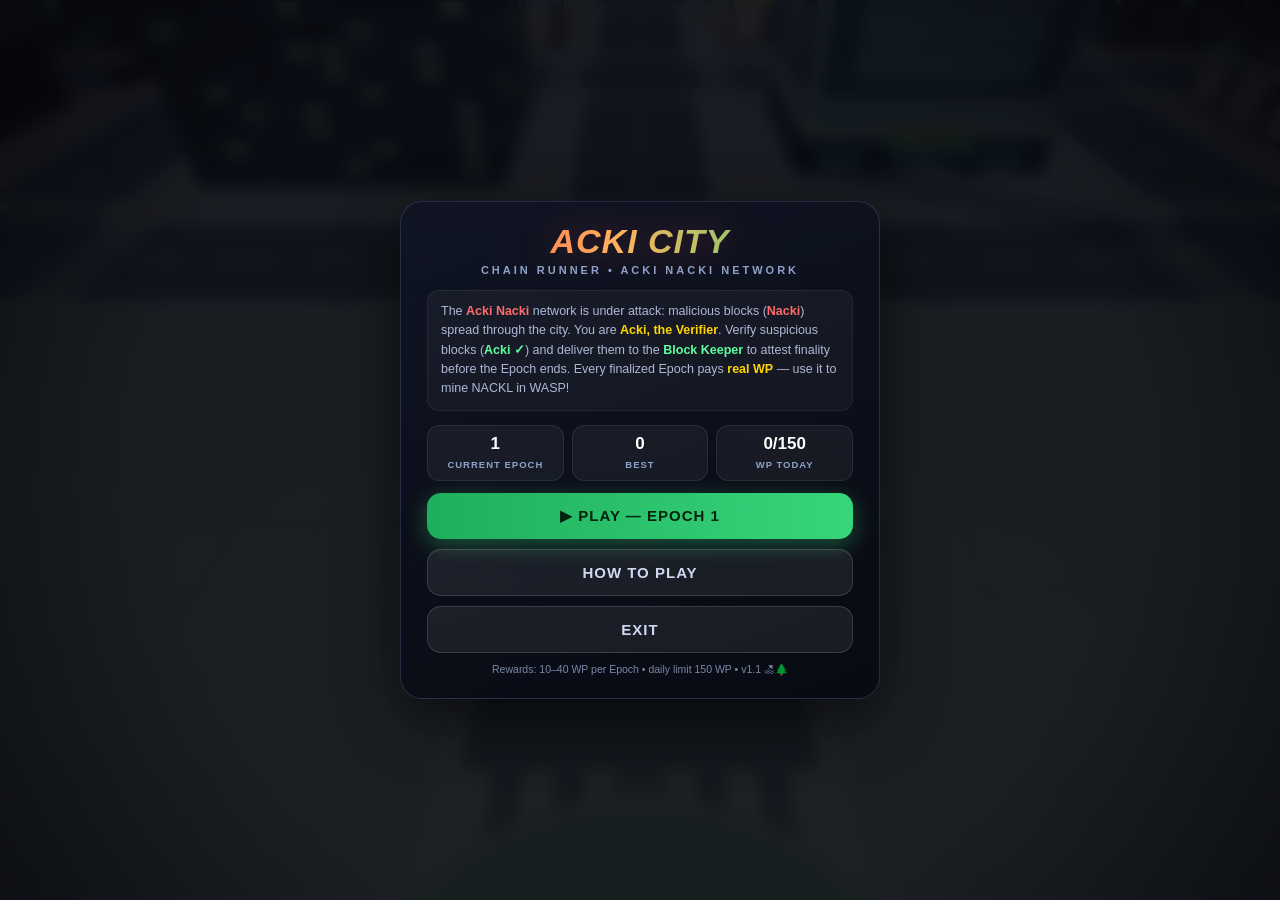
<file: app/src/main/assets/game/acki.html>
<!DOCTYPE html>
<html>
<head>
<meta charset="utf-8">
<meta name="viewport" content="width=device-width, initial-scale=1, maximum-scale=1, user-scalable=no, viewport-fit=cover">
<title>Acki City — Chain Runner</title>
<style>
    * { margin:0; padding:0; box-sizing:border-box; -webkit-tap-highlight-color:transparent; user-select:none; -webkit-user-select:none; touch-action:none; }
    html,body { width:100%; height:100%; overflow:hidden; background:#04050a; font-family:-apple-system,'Segoe UI',Roboto,Arial,sans-serif; color:#e8ecf5; }
    #gl { position:fixed; inset:0; }

    /* ── HUD ─────────────────────────── */
    .hud { position:fixed; z-index:10; pointer-events:none; }
    #hudTop { top:calc(8px + env(safe-area-inset-top)); left:12px; right:12px; display:flex; justify-content:space-between; align-items:flex-start; gap:10px; }
    .hud-pill { background:rgba(6,8,14,.72); border:1px solid rgba(120,140,200,.22); border-radius:14px; padding:7px 12px; backdrop-filter:blur(6px); }
    #epochPill { min-width:118px; }
    #epochLbl { font-size:10px; letter-spacing:1.5px; color:#8fa2c9; font-weight:800; }
    #epochNum { font-size:16px; font-weight:900; color:#fff; }
    #timerBar { height:5px; border-radius:3px; background:rgba(255,255,255,.12); margin-top:5px; overflow:hidden; }
    #timerFill { height:100%; width:100%; border-radius:3px; background:linear-gradient(90deg,#37d67a,#a8ff9e); transition:width .3s linear; }
    #timerFill.danger { background:linear-gradient(90deg,#ff3b3b,#ff8a5c); }
    #quotaPill { text-align:center; }
    #quotaLbl { font-size:10px; letter-spacing:1.5px; color:#8fa2c9; font-weight:800; }
    #quotaVal { font-size:19px; font-weight:900; color:#7dffab; text-shadow:0 0 12px rgba(55,214,122,.7); }
    #rightPills { display:flex; gap:8px; align-items:center; pointer-events:auto; }
    #wpPill { text-align:center; }
    #wpLbl { font-size:10px; letter-spacing:1.5px; color:#8fa2c9; font-weight:800; }
    #wpVal { font-size:16px; font-weight:900; color:#ffd400; text-shadow:0 0 10px rgba(255,212,0,.55); }
    #pauseBtn { width:42px; height:42px; border-radius:13px; background:rgba(6,8,14,.72); border:1px solid rgba(120,140,200,.25); color:#cfd8ee; font-size:17px; font-weight:900; pointer-events:auto; }
    #comboTag { position:fixed; top:calc(64px + env(safe-area-inset-top)); left:50%; transform:translateX(-50%); font-size:13px; font-weight:900; color:#ffd400; text-shadow:0 0 12px rgba(255,212,0,.6); opacity:0; transition:opacity .25s; z-index:10; pointer-events:none; }

    /* botão CORRER (esquerda) — segure para a Acki correr pra frente */
    #runBtn { position:fixed; left:26px; bottom:calc(30px + env(safe-area-inset-bottom)); width:96px; height:96px; border-radius:50%; z-index:10;
        background:radial-gradient(circle at 35% 30%,rgba(80,225,140,.9),rgba(15,110,60,.92)); border:3px solid rgba(120,255,180,.55);
        color:#03230f; font-weight:900; font-size:14px; letter-spacing:1px; box-shadow:0 0 22px rgba(55,214,122,.35); }
    #runBtn.held { transform:scale(.93); box-shadow:0 0 34px rgba(55,214,122,.65); }
    #steerHint { position:fixed; left:50%; transform:translateX(-50%); bottom:calc(14px + env(safe-area-inset-bottom)); z-index:9; font-size:10px; font-weight:800; letter-spacing:1px; color:rgba(160,180,220,.55); pointer-events:none; }

    /* dash */
    #dashBtn { position:fixed; right:26px; bottom:calc(30px + env(safe-area-inset-bottom)); width:86px; height:86px; border-radius:50%; z-index:10;
        background:radial-gradient(circle at 35% 30%,rgba(255,90,90,.9),rgba(140,20,30,.9)); border:3px solid rgba(255,120,120,.55);
        color:#fff; font-weight:900; font-size:14px; letter-spacing:1px; box-shadow:0 0 22px rgba(255,60,60,.35); }
    #dashBtn:active { transform:scale(.93); }
    #dashBtn.cd { filter:grayscale(.8); opacity:.55; }
    #dashBtn.held { transform:scale(1.08); box-shadow:0 0 34px rgba(255,80,80,.75); }
    #carryTag { position:fixed; right:30px; bottom:calc(232px + env(safe-area-inset-bottom)); z-index:10; font-size:12px; font-weight:900; color:#7dffab; text-shadow:0 0 10px rgba(55,214,122,.6); pointer-events:none; text-align:center; width:80px; }
    #vehTag { position:fixed; left:34px; bottom:calc(140px + env(safe-area-inset-bottom)); z-index:10; font-size:13px; font-weight:900; color:#8fd8ff; text-shadow:0 0 10px rgba(90,180,255,.6); pointer-events:none; }
    #minimap { position:fixed; left:12px; top:calc(86px + env(safe-area-inset-top)); z-index:9; width:126px; height:126px;
        border-radius:14px; border:1px solid rgba(120,140,200,.3); background:rgba(6,8,14,.55); pointer-events:none; display:none; }

    /* ataque (aparece quando a Acki está armada) */
    #atkBtn { position:fixed; right:32px; bottom:calc(134px + env(safe-area-inset-bottom)); width:74px; height:74px; border-radius:50%; z-index:10;
        background:radial-gradient(circle at 35% 30%,rgba(130,200,255,.92),rgba(25,60,130,.92)); border:3px solid rgba(150,220,255,.55);
        font-size:30px; line-height:1; box-shadow:0 0 20px rgba(90,170,255,.35); }
    #atkBtn:active { transform:scale(.92); }
    #atkUses { position:absolute; top:-6px; right:-6px; background:#ffd400; color:#3a2b00; font-size:11px; font-weight:900; border-radius:999px; padding:2px 7px; box-shadow:0 2px 6px rgba(0,0,0,.4); }

    /* verify ring */
    #verifyWrap { position:fixed; left:50%; bottom:24%; transform:translateX(-50%); z-index:10; display:none; text-align:center; pointer-events:none; }
    #verifyRing { width:74px; height:74px; border-radius:50%; margin:0 auto 6px; background:conic-gradient(#37d67a 0deg, rgba(255,255,255,.12) 0deg); display:flex; align-items:center; justify-content:center; }
    #verifyRing > div { width:56px; height:56px; border-radius:50%; background:rgba(5,7,12,.85); display:flex; align-items:center; justify-content:center; font-size:22px; }
    #verifyTxt { font-size:12px; font-weight:900; letter-spacing:2px; color:#7dffab; text-shadow:0 0 10px rgba(55,214,122,.7); }

    /* center popups */
    #popup { position:fixed; left:50%; top:34%; transform:translate(-50%,-50%) scale(.6); z-index:12; font-size:30px; font-weight:900; letter-spacing:2px;
        opacity:0; pointer-events:none; text-shadow:0 0 24px currentColor; transition:all .28s cubic-bezier(.2,1.6,.4,1); }
    #popup.show { opacity:1; transform:translate(-50%,-50%) scale(1); }
    #hint { position:fixed; left:50%; bottom:16%; transform:translateX(-50%); z-index:10; font-size:13px; font-weight:700; color:#cdd8f2;
        background:rgba(6,8,14,.7); border:1px solid rgba(120,140,200,.25); border-radius:12px; padding:8px 16px; opacity:0; transition:opacity .4s; pointer-events:none; max-width:86%; text-align:center; }

    /* damage flash + vignette + relâmpago */
    #flash { position:fixed; inset:0; z-index:20; background:radial-gradient(circle,transparent 40%,rgba(255,20,30,.55)); opacity:0; pointer-events:none; transition:opacity .5s; }
    #bolt { position:fixed; inset:0; z-index:19; background:rgba(222,232,255,.92); opacity:0; pointer-events:none; }
    #vig { position:fixed; inset:0; z-index:5; pointer-events:none; background:radial-gradient(circle,transparent 62%,rgba(0,0,5,.55)); }

    /* ── overlays (title / win / fail / pause) ── */
    .ovl { position:fixed; inset:0; z-index:30; background:rgba(3,4,9,.88); backdrop-filter:blur(8px); display:none; align-items:center; justify-content:center; }
    .ovl.show { display:flex; }
    .ovl-card { width:min(480px,92%); max-height:92%; overflow-y:auto; text-align:center; padding:22px 26px; border-radius:22px;
        background:linear-gradient(160deg,rgba(16,20,36,.95),rgba(8,10,18,.95)); border:1px solid rgba(130,150,220,.22); box-shadow:0 20px 60px rgba(0,0,0,.6); }
    /* Libera scroll vertical por toque dentro dos overlays (o global *{touch-action:none} bloqueava) */
    .ovl-card, .ovl-card * { touch-action: pan-y; -webkit-overflow-scrolling: touch; }
    .g-logo { font-size:34px; font-weight:900; font-style:italic; letter-spacing:1px; line-height:1.05;
        background:linear-gradient(90deg,#ff4b4b,#ffb35c 45%,#37d67a); -webkit-background-clip:text; background-clip:text; color:transparent; filter:drop-shadow(0 0 18px rgba(255,80,80,.35)); }
    .g-sub { font-size:11px; letter-spacing:3px; font-weight:800; color:#8fa2c9; margin-top:4px; }
    .g-lore { font-size:12.5px; line-height:1.55; color:#aeb9d6; margin:14px 0; text-align:left; background:rgba(255,255,255,.04); border-radius:12px; padding:11px 13px; border:1px solid rgba(255,255,255,.06); }
    .g-lore b.r { color:#ff6b6b; } .g-lore b.g { color:#5dff9d; } .g-lore b.y { color:#ffd400; }
    .g-stats { display:flex; gap:8px; justify-content:center; margin:12px 0; flex-wrap:wrap; }
    .g-stat { flex:1; min-width:90px; background:rgba(255,255,255,.05); border:1px solid rgba(255,255,255,.08); border-radius:12px; padding:8px 6px; }
    .g-stat b { display:block; font-size:17px; color:#fff; }
    .g-stat span { font-size:9.5px; letter-spacing:1px; color:#8fa2c9; font-weight:800; }
    .g-btn { display:block; width:100%; margin-top:10px; padding:14px; border-radius:14px; border:none; font-size:15px; font-weight:900; letter-spacing:1px; }
    .g-btn.main { background:linear-gradient(90deg,#1fae5e,#37d67a); color:#04220f; box-shadow:0 6px 22px rgba(55,214,122,.35); }
    .g-btn.main:active { transform:scale(.97); }
    .g-btn.ghost { background:rgba(255,255,255,.07); color:#cfd8ee; border:1px solid rgba(255,255,255,.14); }
    .g-wpwin { font-size:26px; font-weight:900; color:#ffd400; text-shadow:0 0 18px rgba(255,212,0,.5); margin:6px 0; }
    .g-cap { font-size:11px; color:#ff9d6b; margin-top:6px; }
    .g-note { font-size:10.5px; color:#7c88a8; margin-top:10px; }
    #winTitle { font-size:26px; font-weight:900; color:#5dff9d; text-shadow:0 0 20px rgba(55,214,122,.55); }
    #failTitle { font-size:24px; font-weight:900; color:#ff5c5c; text-shadow:0 0 20px rgba(255,60,60,.5); }
    .howto { text-align:left; font-size:12.5px; line-height:1.7; color:#aeb9d6; }
    .howto b { color:#e8ecf5; }

    #loadTag { position:fixed; inset:0; z-index:40; background:#05060c; display:flex; flex-direction:column;
        align-items:center; justify-content:center; gap:14px; }
    #loadTag .g-logo { font-size:30px; }
    #loadBarWrap { width:200px; height:6px; border-radius:3px; background:rgba(255,255,255,.1); overflow:hidden; }
    #loadBarFill { height:100%; width:8%; border-radius:3px; background:linear-gradient(90deg,#37d67a,#a8ff9e); transition:width .25s ease; }
    #loadTxt { font-size:11px; letter-spacing:1.5px; font-weight:800; color:#8fa2c9; }
</style>
</head>
<body>
<canvas id="gl"></canvas>
<div id="vig"></div>
<div id="flash"></div>
<div id="bolt"></div>
<div id="loadTag">
    <div class="g-logo">ACKI CITY</div>
    <div id="loadBarWrap"><div id="loadBarFill"></div></div>
    <div id="loadTxt">CARREGANDO CIDADE…</div>
</div>

<!-- HUD -->
<div class="hud" id="hudTop" style="display:none;">
    <div class="hud-pill" id="epochPill">
        <div id="epochLbl">EPOCH</div>
        <div id="epochNum">1</div>
        <div id="timerBar"><div id="timerFill"></div></div>
    </div>
    <div class="hud-pill" id="quotaPill">
        <div id="quotaLbl">FINALIDADE</div>
        <div id="quotaVal">0 / 5</div>
    </div>
    <div id="rightPills">
        <div class="hud-pill" id="wpPill">
            <div id="wpLbl">WP</div>
            <div id="wpVal">+0</div>
        </div>
        <button id="pauseBtn">❚❚</button>
    </div>
</div>
<div id="comboTag"></div>
<button id="runBtn" style="display:none;">🏃 CORRER</button>
<div id="steerHint" style="display:none;">⟲ ⟳</div>
<button id="dashBtn" style="display:none;">DASH</button>
<button id="atkBtn" style="display:none;"><span id="atkEmoji">⚔️</span><span id="atkUses">0</span></button>
<div id="carryTag" style="display:none;"></div>
<div id="vehTag"></div>
<canvas id="minimap" width="126" height="126"></canvas>
<div id="verifyWrap"><div id="verifyRing"><div>🔍</div></div><div id="verifyTxt">VERIFICANDO…</div></div>
<div id="popup"></div>
<div id="hint"></div>

<!-- TITLE -->
<div class="ovl show" id="ovlTitle"><div class="ovl-card">
    <div class="g-logo">ACKI CITY</div>
    <div class="g-sub" id="tSub">CHAIN RUNNER • REDE ACKI NACKI</div>
    <div class="g-lore" id="tLore"></div>
    <div class="g-stats">
        <div class="g-stat"><b id="tEpoch">1</b><span id="tEpochLbl">EPOCH ATUAL</span></div>
        <div class="g-stat"><b id="tBest">0</b><span id="tBestLbl">MELHOR</span></div>
        <div class="g-stat"><b id="tToday">0</b><span id="tTodayLbl">WP HOJE</span></div>
    </div>
    <button class="g-btn main" id="btnPlay">▶ JOGAR — EPOCH 1</button>
    <button class="g-btn ghost" id="btnHow">COMO JOGAR</button>
    <button class="g-btn ghost" id="btnExitTitle">SAIR</button>
    <div class="g-note" id="tNote"></div>
</div></div>

<!-- HOW TO -->
<div class="ovl" id="ovlHow"><div class="ovl-card">
    <div class="g-logo" style="font-size:22px;" id="howTitle">COMO JOGAR</div>
    <div class="g-lore howto" id="howBody"></div>
    <button class="g-btn main" id="btnHowBack">OK!</button>
</div></div>

<!-- WIN -->
<div class="ovl" id="ovlWin"><div class="ovl-card">
    <div id="winTitle">⛓ EPOCH FINALIZADA!</div>
    <div class="g-wpwin" id="winWp">+0 WP</div>
    <div class="g-stats">
        <div class="g-stat"><b id="winBlocks">0</b><span id="winBlocksLbl">BLOCOS</span></div>
        <div class="g-stat"><b id="winCombo">0</b><span id="winComboLbl">MAIOR COMBO</span></div>
        <div class="g-stat"><b id="winTime">0s</b><span id="winTimeLbl">TEMPO RESTANTE</span></div>
    </div>
    <div class="g-cap" id="winCap" style="display:none;"></div>
    <button class="g-btn main" id="btnNext">▶ PRÓXIMA EPOCH</button>
    <button class="g-btn ghost" id="btnWinExit">SAIR</button>
    <div class="g-note" id="winNote"></div>
</div></div>

<!-- FAIL -->
<div class="ovl" id="ovlFail"><div class="ovl-card">
    <div id="failTitle">✖ EPOCH EXPIRADA</div>
    <div class="g-lore" id="failLore"></div>
    <div class="g-stats">
        <div class="g-stat"><b id="failBlocks">0</b><span id="failBlocksLbl">BLOCOS</span></div>
        <div class="g-stat"><b id="failQuota">5</b><span id="failQuotaLbl">META</span></div>
    </div>
    <button class="g-btn main" id="btnRetry">↻ TENTAR DE NOVO</button>
    <button class="g-btn ghost" id="btnFailExit">SAIR</button>
</div></div>

<!-- PAUSE -->
<div class="ovl" id="ovlPause"><div class="ovl-card">
    <div class="g-logo" style="font-size:22px;" id="pauseTitle">PAUSADO</div>
    <button class="g-btn main" id="btnResume">▶ CONTINUAR</button>
    <button class="g-btn ghost" id="btnSound">🔊 SOM: ON</button>
    <button class="g-btn ghost" id="btnPauseExit">SAIR DO JOGO</button>
</div></div>

<script src="three.min.js"></script>
<script src="GLTFLoader.js"></script>
<script>
"use strict";
/* ═══════════════════════════════════════════════════════════════
   ACKI CITY — Chain Runner (WASP / rede Acki Nacki)
   A cidade é a blockchain. Blocos vermelhos = blocos maliciosos
   ("Nack"). Acki é a Verificadora: verifica blocos (Ack → verde)
   e entrega ao Block Keeper para atestação/finalidade. Cada fase
   é uma Epoch; finalizar a Epoch paga WP reais no WASP.
   ═══════════════════════════════════════════════════════════════ */

/* ── i18n ─────────────────────────────────────────────────────── */
const LANG = (new URLSearchParams(location.search).get("lang") || "en").startsWith("pt") ? "pt" : "en";
const T = {
  pt: {
    sub:"CHAIN RUNNER • REDE ACKI NACKI",
    lore:"A rede <b class='r'>Acki Nacki</b> está sob ataque: blocos maliciosos (<b class='r'>Nacki</b>) se espalharam pela cidade. Você é <b class='y'>Acki, a Verificadora</b>. Verifique os blocos suspeitos (<b class='g'>Acki ✓</b>) e entregue ao <b class='g'>Block Keeper</b> para atestar a finalidade antes da Epoch acabar. Cada Epoch finalizada paga <b class='y'>WP de verdade</b> — use para minerar NACKL no WASP!",
    epochCur:"EPOCH ATUAL", best:"MELHOR", today:"WP HOJE", play:"▶ JOGAR — EPOCH {n}", how:"COMO JOGAR", exit:"SAIR",
    note:"Recompensas: 10–40 WP por Epoch • limite diário de {cap} WP",
    howTitle:"COMO JOGAR", howOk:"ENTENDI!",
    howBody:"🏃 Segure <b>CORRER</b> (esquerda) — a Acki corre sempre pra frente.<br>👉 <b>Arraste o lado direito</b> da tela para virar (a câmera segue atrás dela).<br>⚡ <b>DASH</b> dá um impulso rápido para fugir dos Nackis.<br>🔍 Fique parada perto de um <b>bloco vermelho</b> para <b>verificá-lo</b> (Acki ✓ → fica verde).<br>📦 Carregue até <b>3 blocos</b> e leve ao <b>Block Keeper</b> (base verde no centro).<br>⛓ Entregar = <b>finalidade</b>! Complete a meta antes do tempo da Epoch acabar.<br>🤖 Os <b>robôs Nacki</b> te perseguem — se te pegarem, você derruba os blocos!<br>💰 Epoch finalizada = <b>WP creditado no seu WASP</b>.",
    run:"CORRER", steer:"← arraste para virar →",
    wpn_knife:"Faca", wpn_sword:"Espada", wpn_axe:"Machado", wpn_pistol:"Pistola", wpn_rifle:"Fuzil",
    wpn_get:"{n} equipada!", wpn_broke:"A arma quebrou!", wpn_empty:"Sem munição!", kill_nack:"NACKI ELIMINADO ✖",
    how_weapons:"⚔️ Pegue <b>armas</b> pelo mapa (faca, espada, machado, pistola, fuzil) e toque no <b>botão azul</b> para eliminar os Nackis! Eles podem dropar blocos.",
    veh_skate:"Skate", veh_patins:"Patins", veh_bike:"Bike", veh_moto:"Moto", veh_carro:"Carro", veh_jetski:"Jet Ski",
    veh_get:"{n}! Velocidade ⚡", veh_gone:"Veículo destruído!", veh_end:"Veículo acabou",
    shield_get:"🛡 ESCUDO ATIVO!", shield_end:"Escudo acabou",
    how_items:"🛡 O <b>escudo</b> protege seus blocos por 8s. 🛹 <b>Veículos</b> (skate, patins, bike, moto, carro) dão velocidade por 30s e absorvem um golpe!",
    burger_get:"🍔 ENERGIA! +30% velocidade", burger_tag:"🍔 turbo",
    veh_taxi:"Táxi", mission_start:"🚕 MISSÃO: dirija até o prêmio!", mission_hint:"Siga a seta dourada — o prêmio está longe. O táxi aguenta 2 batidas!",
    mission_done:"🎁 PRÊMIO! +{n} WP + blocos + escudo", mission_fail:"Missão perdida — o táxi já era!",
    how_mission:"🚕 Da Epoch 2 em diante, ache o <b>táxi amarelo</b> e dirija até o <b>prêmio dourado</b> do outro lado da cidade — vale WP, blocos e escudo! O <b>minimapa</b> mostra tudo.",
    finality:"FINALIDADE", verifying:"VERIFICANDO…", carry:"BLOCOS", ack:"ACKI ✓", finalized:"⛓ FINALIDADE!",
    nack:"NACKI! BLOCOS PERDIDOS", combo:"COMBO ×{n}", dash:"DASH",
    winTitle:"⛓ EPOCH FINALIZADA!", blocks:"BLOCOS", maxCombo:"MAIOR COMBO", timeLeft:"TEMPO RESTANTE",
    next:"▶ PRÓXIMA EPOCH", winNote:"WP creditado no seu saldo do WASP ✅",
    cap:"Limite diário de {cap} WP atingido — continue jogando por diversão e ranking!",
    failTitle:"✖ EPOCH EXPIRADA", failLore:"Os blocos Nacki venceram desta vez… A rede precisa de você. Tente de novo!",
    meta:"META", retry:"↻ TENTAR DE NOVO", paused:"PAUSADO", resume:"▶ CONTINUAR",
    soundOn:"🔊 SOM: ON", soundOff:"🔇 SOM: OFF", exitGame:"SAIR DO JOGO",
    hint1:"Vá até um bloco vermelho 🔴 e fique perto para verificar!",
    hint2:"Bloco verificado! Leve até o Block Keeper (luz verde no centro) 🟢",
    hint3:"Cuidado com os robôs Nacki vermelhos! Use o DASH ⚡",
    perfect:"PERFEITA! +{n} WP", wpEarn:"+{n} WP", lblEpoch:"Acki City — Epoch {n} finalizada"
  },
  en: {
    sub:"CHAIN RUNNER • ACKI NACKI NETWORK",
    lore:"The <b class='r'>Acki Nacki</b> network is under attack: malicious blocks (<b class='r'>Nacki</b>) spread through the city. You are <b class='y'>Acki, the Verifier</b>. Verify suspicious blocks (<b class='g'>Acki ✓</b>) and deliver them to the <b class='g'>Block Keeper</b> to attest finality before the Epoch ends. Every finalized Epoch pays <b class='y'>real WP</b> — use it to mine NACKL in WASP!",
    epochCur:"CURRENT EPOCH", best:"BEST", today:"WP TODAY", play:"▶ PLAY — EPOCH {n}", how:"HOW TO PLAY", exit:"EXIT",
    note:"Rewards: 10–40 WP per Epoch • daily limit {cap} WP",
    howTitle:"HOW TO PLAY", howOk:"GOT IT!",
    howBody:"🏃 Hold <b>RUN</b> (left) — Acki always runs forward.<br>👉 <b>Drag the right side</b> of the screen to turn (the camera follows behind her).<br>⚡ <b>DASH</b> gives a quick burst to escape the Nackis.<br>🔍 Stand near a <b>red block</b> to <b>verify it</b> (Acki ✓ → turns green).<br>📦 Carry up to <b>3 blocks</b> and take them to the <b>Block Keeper</b> (green base at the center).<br>⛓ Delivering = <b>finality</b>! Hit the quota before the Epoch timer ends.<br>🤖 <b>Nacki robots</b> chase you — if they catch you, you drop your blocks!<br>💰 Finalized Epoch = <b>WP credited in your WASP</b>.",
    run:"RUN", steer:"← drag to turn →",
    wpn_knife:"Knife", wpn_sword:"Sword", wpn_axe:"Axe", wpn_pistol:"Pistol", wpn_rifle:"Rifle",
    wpn_get:"{n} equipped!", wpn_broke:"Weapon broke!", wpn_empty:"Out of ammo!", kill_nack:"NACKI ELIMINATED ✖",
    how_weapons:"⚔️ Grab <b>weapons</b> around the map (knife, sword, axe, pistol, rifle) and tap the <b>blue button</b> to eliminate Nackis! They may drop blocks.",
    veh_skate:"Skateboard", veh_patins:"Skates", veh_bike:"Bike", veh_moto:"Motorbike", veh_carro:"Car", veh_jetski:"Jet Ski",
    veh_get:"{n}! Speed ⚡", veh_gone:"Vehicle destroyed!", veh_end:"Vehicle expired",
    shield_get:"🛡 SHIELD ON!", shield_end:"Shield expired",
    how_items:"🛡 The <b>shield</b> protects your blocks for 8s. 🛹 <b>Vehicles</b> (skateboard, skates, bike, motorbike, car) give speed for 30s and absorb one hit!",
    burger_get:"🍔 ENERGY! +30% speed", burger_tag:"🍔 turbo",
    veh_taxi:"Taxi", mission_start:"🚕 MISSION: drive to the prize!", mission_hint:"Follow the golden arrow — the prize is far. The taxi takes 2 hits!",
    mission_done:"🎁 PRIZE! +{n} WP + blocks + shield", mission_fail:"Mission lost — the taxi is gone!",
    how_mission:"🚕 From Epoch 2 on, find the <b>yellow taxi</b> and drive to the <b>golden prize</b> across the city — worth WP, blocks and shield! The <b>minimap</b> shows everything.",
    finality:"FINALITY", verifying:"VERIFYING…", carry:"BLOCKS", ack:"ACKI ✓", finalized:"⛓ FINALITY!",
    nack:"NACKI! BLOCKS LOST", combo:"COMBO ×{n}", dash:"DASH",
    winTitle:"⛓ EPOCH FINALIZED!", blocks:"BLOCKS", maxCombo:"BEST COMBO", timeLeft:"TIME LEFT",
    next:"▶ NEXT EPOCH", winNote:"WP credited to your WASP balance ✅",
    cap:"Daily limit of {cap} WP reached — keep playing for fun and rank!",
    failTitle:"✖ EPOCH EXPIRED", failLore:"The Nacki blocks won this time… The network needs you. Try again!",
    meta:"QUOTA", retry:"↻ TRY AGAIN", paused:"PAUSED", resume:"▶ RESUME",
    soundOn:"🔊 SOUND: ON", soundOff:"🔇 SOUND: OFF", exitGame:"EXIT GAME",
    hint1:"Go to a red block 🔴 and stand near it to verify!",
    hint2:"Block verified! Take it to the Block Keeper (green light at center) 🟢",
    hint3:"Watch out for the red Nacki robots! Use DASH ⚡",
    perfect:"PERFECT! +{n} WP", wpEarn:"+{n} WP", lblEpoch:"Acki City — Epoch {n} finalized"
  }
}[LANG];
const tt = (k, v) => { let s = T[k] || k; if (v) Object.keys(v).forEach(x => s = s.replace("{"+x+"}", v[x])); return s; };

/* ── WP (mesmas chaves do WP Central — localStorage compartilhado) ── */
const WP_DAILY_CAP = 150;
const todayKeyAcki = () => "wasp_acki_wp_today_" + new Date().toDateString();
const getAckiToday = () => parseInt(localStorage.getItem(todayKeyAcki()) || "0", 10);
function creditWP(amount, label) {
  const cur = parseFloat(localStorage.getItem("wasp_wp") || "0");
  localStorage.setItem("wasp_wp", String(Math.max(0, parseFloat((cur + amount).toFixed(2)))));
  const tot = parseFloat(localStorage.getItem("wasp_wp_total_earned") || "0");
  localStorage.setItem("wasp_wp_total_earned", String(tot + amount));
  let hist = []; try { hist = JSON.parse(localStorage.getItem("wasp_wp_history_v1") || "[]"); } catch(e){}
  hist.unshift(`[${new Date().toLocaleString("en-US")}] +${amount} WP • ${label}`);
  localStorage.setItem("wasp_wp_history_v1", JSON.stringify(hist.slice(0, 100)));
  const tk = "wasp_wp_today_" + new Date().toDateString();
  localStorage.setItem(tk, String(parseInt(localStorage.getItem(tk) || "0", 10) + amount));
  localStorage.setItem(todayKeyAcki(), String(getAckiToday() + amount));
}
const epochReward = n => Math.min(40, 8 + n * 2);

/* ── save ── */
const getEpoch = () => Math.max(1, parseInt(localStorage.getItem("wasp_acki_epoch") || "1", 10));
const getBest  = () => parseInt(localStorage.getItem("wasp_acki_best") || "0", 10);

/* ── bridge nativo ── */
const NB = window.AckiGame || null;
function nExit()      { try { if (NB && NB.closeGame) { NB.closeGame(); return; } } catch(e){} try { history.back(); } catch(e){} }
function nVibe(ms)    { try { if (NB && NB.vibrate) NB.vibrate(ms); } catch(e){} }

/* ── audio (WebAudio synth — zero assets) ── */
let AC = null, soundOn = localStorage.getItem("wasp_acki_sound") !== "off";
function audio() { if (!AC) { try { AC = new (window.AudioContext||window.webkitAudioContext)(); } catch(e){} } if (AC && AC.state === "suspended") AC.resume(); return AC; }
function beep(f0, f1, dur, type, vol) {
  if (!soundOn) return; const ac = audio(); if (!ac) return;
  const o = ac.createOscillator(), g = ac.createGain();
  o.type = type || "square"; o.frequency.setValueAtTime(f0, ac.currentTime);
  o.frequency.exponentialRampToValueAtTime(Math.max(30, f1), ac.currentTime + dur);
  g.gain.setValueAtTime(vol || .08, ac.currentTime);
  g.gain.exponentialRampToValueAtTime(.0001, ac.currentTime + dur);
  o.connect(g); g.connect(ac.destination); o.start(); o.stop(ac.currentTime + dur + .02);
}
const SFX = {
  verify:  () => beep(300, 900, .12, "sine", .05),
  ack:     () => { beep(520, 1040, .16, "square", .07); setTimeout(() => beep(780, 1560, .18, "square", .06), 90); },
  deliver: () => { beep(392, 392, .1, "square", .07); setTimeout(() => beep(523, 523, .1, "square", .07), 100); setTimeout(() => beep(784, 784, .22, "square", .08), 200); },
  hit:     () => beep(220, 60, .35, "sawtooth", .12),
  dash:    () => beep(200, 700, .18, "sine", .06),
  win:     () => [523,659,784,1046].forEach((f,i) => setTimeout(() => beep(f, f, .25, "square", .08), i*140)),
  lose:    () => [400,330,262,196].forEach((f,i) => setTimeout(() => beep(f, f*.9, .3, "sawtooth", .07), i*170)),
  tick:    () => beep(900, 900, .05, "sine", .05),
  slash:   () => beep(750, 140, .13, "sawtooth", .08),
  shoot:   () => beep(1300, 220, .08, "square", .1),
  kill:    () => { beep(320, 70, .24, "sawtooth", .11); setTimeout(() => beep(160, 55, .2, "sawtooth", .08), 80); },
  equip:   () => beep(560, 1250, .13, "sine", .07),
  shield:  () => { beep(420, 1500, .22, "sine", .07); setTimeout(() => beep(680, 1800, .18, "sine", .05), 110); },
  mount:   () => { beep(85, 260, .3, "sawtooth", .1); setTimeout(() => beep(140, 320, .18, "sawtooth", .07), 160); },
  thunder: () => { beep(72, 26, 1.1, "sawtooth", .14); setTimeout(() => beep(52, 22, .9, "sawtooth", .09), 180); }
};

/* ═══════════════ MODELOS REAIS (Kenney, CC0) — cidade, carros, armas ═══════════════
   Tudo dentro de um async IIFE: os modelos precisam estar carregados ANTES da
   cidade ser construída (o loop de lotes já usa MODELS.buildings). O resto do
   jogo — que antes rodava síncrono no topo do arquivo — passa a rodar depois
   do await, sem nenhuma outra mudança de ordem. */
const gltfLoader = new THREE.GLTFLoader();
function loadGLB(path) {
  return new Promise(resolve => {
    gltfLoader.load(path, gltf => resolve(gltf.scene), undefined, () => resolve(null));
  });
}
const MODELS = { buildings: [], cars: {}, weapons: {} };
async function loadAllModels(onProgress) {
  const buildingFiles = ["building-a","building-b","building-c","building-d","building-e","building-f","building-g",
    "building-skyscraper-a","building-skyscraper-b","building-skyscraper-c","building-skyscraper-d","building-skyscraper-e"];
  const carFiles = { taxi:"taxi", sedan:"sedan", suv:"suv", suvLuxury:"suv-luxury", hatch:"hatchback-sports",
    ambulance:"ambulance", police:"police", delivery:"delivery" };
  // sword fica em subpasta própria: seu colormap.png (pacote mini-dungeon)
  // não pode dividir a mesma pasta do colormap.png do blaster-kit (pistol/rifle)
  const weaponFiles = { pistol:"models/weapons/pistol.glb", rifle:"models/weapons/rifle.glb",
    sword:"models/weapons/sword/sword.glb" };

  const bKeys = buildingFiles;
  const cKeys = Object.keys(carFiles);
  const wKeys = Object.keys(weaponFiles);
  const jobs = [
    ...bKeys.map(f => ({ kind: "b", key: f, path: "models/city/" + f + ".glb" })),
    ...cKeys.map(k => ({ kind: "c", key: k, path: "models/cars/" + carFiles[k] + ".glb" })),
    ...wKeys.map(k => ({ kind: "w", key: k, path: weaponFiles[k] }))
  ];
  let done = 0;
  await Promise.all(jobs.map(job => loadGLB(job.path).then(scene => {
    if (scene) {
      if (job.kind === "b") MODELS.buildings.push(scene);
      else if (job.kind === "c") MODELS.cars[job.key] = scene;
      else MODELS.weapons[job.key] = scene;
    }
    done++;
    if (onProgress) onProgress(done / jobs.length);
  })));
}

(async function main() {
/* ═══════════════ THREE.JS — CENA ═══════════════ */
// Tempo mínimo de tela de loading: com os modelos em cache, o Promise.all de
// loadAllModels() resolve quase tudo junto e a barra pulava de 10% pra 100%
// quase instantâneo — parecia que "carregava só um pouco" antes do jogo abrir.
const loadStart = performance.now();
const MIN_LOAD_MS = 1200;
const canvas = document.getElementById("gl");
let renderer;
try {
  renderer = new THREE.WebGLRenderer({ canvas, antialias: true, powerPreference: "high-performance" });
} catch(e) {
  document.body.innerHTML = "<div style='padding:40px;text-align:center;'>WebGL indisponível neste dispositivo 😢</div>";
  throw e;
}
renderer.setPixelRatio(Math.min(window.devicePixelRatio || 1, 1.6));
renderer.setSize(innerWidth, innerHeight);
renderer.outputEncoding = THREE.sRGBEncoding;
renderer.toneMapping = THREE.ACESFilmicToneMapping;
renderer.toneMappingExposure = 1.15;
renderer.shadowMap.enabled = true;
renderer.shadowMap.type = THREE.PCFShadowMap;

const scene = new THREE.Scene();
scene.background = new THREE.Color(0x05060c);
scene.fog = new THREE.Fog(0x05060c, 38, 120);

const camera = new THREE.PerspectiveCamera(62, innerWidth/innerHeight, .1, 300);

/* ── recuperação de contexto WebGL ──────────────────────────────────────
   Na WebView do Android, reabrir o jogo rápido (sair → entrar) às vezes
   entrega um contexto GL já perdido, ou que morre logo após criar: o JS
   segue rodando (HUD, timers, epoch), mas o 3D fica preto. O three r128
   se recupera sozinho SE o navegador emitir webglcontextrestored; se não
   emitir em 3s, recarregamos a página — estava preto de qualquer jeito. */
function glReload() {
  const n = +(sessionStorage.getItem("acki_gl_reloads") || 0);
  if (n >= 2) return;                        // nunca entra em loop de reload
  sessionStorage.setItem("acki_gl_reloads", n + 1);
  location.reload();
}
canvas.addEventListener("webglcontextlost", e => {
  e.preventDefault();                        // permite o navegador restaurar
  const timer = setTimeout(glReload, 3000);
  canvas.addEventListener("webglcontextrestored", () => clearTimeout(timer), { once: true });
}, false);
setTimeout(() => {
  const gl = renderer.getContext();
  if (gl.isContextLost && gl.isContextLost()) { glReload(); return; }
  if (canvas.width === 0 || canvas.height === 0) {
    // WebView ainda não tinha layout quando o renderer nasceu (ex.: rotação
    // portrait→landscape em andamento) e nenhum resize disparou depois
    camera.aspect = innerWidth / innerHeight;
    camera.updateProjectionMatrix();
    renderer.setSize(innerWidth, innerHeight);
  }
  sessionStorage.removeItem("acki_gl_reloads");   // contexto saudável: zera o contador
}, 1500);

const hemiLight = new THREE.HemisphereLight(0x4a5da8, 0x0b0c14, .85);
scene.add(hemiLight);
const dirLight = new THREE.DirectionalLight(0xaebfff, .75);
dirLight.position.set(30, 60, 20);
// Sombras dinâmicas: frustum apertado que segue a Acki (nítido e barato).
// Só personagens/carros/blocos projetam — prédios não (custo alto demais).
dirLight.castShadow = true;
dirLight.shadow.mapSize.set(1024, 1024);
dirLight.shadow.camera.left = -18; dirLight.shadow.camera.right = 18;
dirLight.shadow.camera.top = 18;   dirLight.shadow.camera.bottom = -18;
dirLight.shadow.camera.near = 4;   dirLight.shadow.camera.far = 90;
dirLight.shadow.bias = -0.002;
scene.add(dirLight);
scene.add(dirLight.target);
const keeperLight = new THREE.PointLight(0x37d67a, 1.6, 34);
keeperLight.position.set(0, 6, 0);
scene.add(keeperLight);

/* ── mundo: constantes ── */
const CELL = 18, GRID = 5, BOUND = GRID * CELL - 2;   // cidade central: ±88
const BX = 140, BZ = BOUND;                            // distritos leste/oeste (faixa z da cidade)
const WZ = 140;                                        // mundo total em z: mata (norte) + praia/mar (sul)
const SEA_Z = 118;                                     // daqui pra frente é mar
const colliders = [];                                  // AABBs dos prédios
const buildings = [];                                  // meshes (fade de oclusão)

// espera os modelos reais (Kenney) antes de construir a cidade — do contrário
// o loop de lotes rodaria com MODELS.buildings ainda vazio
await loadAllModels(p => {
  const fill = document.getElementById("loadBarFill");
  if (fill) fill.style.width = (10 + p * 90) + "%";
});

/* prepara um clone de veículo real: escala uniforme p/ o comprimento alvo,
   recentra a base em y=0 e o centro em x/z=0 (mesma convenção dos veículos
   procedurais, que são montados centrados na origem) */
function prepCarClone(src, targetLen) {
  const clone = src.clone(true);
  clone.traverse(o => { if (o.isMesh) o.castShadow = true; });
  const box1 = new THREE.Box3().setFromObject(clone);
  const size1 = new THREE.Vector3(); box1.getSize(size1);
  const scale = (targetLen || 2.3) / Math.max(size1.x, size1.z, .001);
  clone.scale.setScalar(scale);
  const box2 = new THREE.Box3().setFromObject(clone);
  clone.position.x -= (box2.min.x + box2.max.x) / 2;
  clone.position.z -= (box2.min.z + box2.max.z) / 2;
  clone.position.y -= box2.min.y;
  return clone;
}
/* prepara um clone de arma real: escala p/ o tamanho alvo e centra o bbox
   num Group wrapper (facilita ajustar a pose na mão sem mexer no modelo) */
function prepWeaponClone(src, targetLen) {
  const clone = src.clone(true);
  clone.traverse(o => { if (o.isMesh) o.castShadow = true; });
  const box1 = new THREE.Box3().setFromObject(clone);
  const size1 = new THREE.Vector3(); box1.getSize(size1);
  const scale = (targetLen || .6) / Math.max(size1.x, size1.y, size1.z, .001);
  clone.scale.setScalar(scale);
  const box2 = new THREE.Box3().setFromObject(clone);
  const center = new THREE.Vector3(); box2.getCenter(center);
  clone.position.sub(center);
  const wrap = new THREE.Group();
  wrap.add(clone);
  return wrap;
}
/* prepara um prédio real p/ ocupar exatamente o volume do lote (w × h × d),
   igual ao box procedural que substitui — mantém colisão/oclusão idênticas */
function placeGLBBuilding(cx, cz, w, h, d) {
  const src = MODELS.buildings[(Math.random() * MODELS.buildings.length) | 0];
  const clone = src.clone(true);
  const box1 = new THREE.Box3().setFromObject(clone);
  const size1 = new THREE.Vector3(); box1.getSize(size1);
  clone.scale.set(w / Math.max(size1.x, .001), h / Math.max(size1.y, .001), d / Math.max(size1.z, .001));
  const box2 = new THREE.Box3().setFromObject(clone);
  clone.position.x = cx - (box2.min.x + box2.max.x) / 2;
  clone.position.z = cz - (box2.min.z + box2.max.z) / 2;
  clone.position.y = -box2.min.y;
  const fadeMats = [];
  clone.traverse(o => {
    if (o.isMesh) {
      o.castShadow = true;
      const mats = Array.isArray(o.material) ? o.material : [o.material];
      mats.forEach(m => { if (m && !fadeMats.includes(m)) fadeMats.push(m); });
    }
  });
  clone.traverse(o => { if (o.isMesh) { o.userData.fadeMats = fadeMats; buildings.push(o); } });
  scene.add(clone);
}

/* ── texturas procedurais ── */
function windowsTexture(hue) {
  const c = document.createElement("canvas"); c.width = 128; c.height = 256;
  const x = c.getContext("2d");
  // concreto escuro com leve variação
  x.fillStyle = "#0b0d14"; x.fillRect(0, 0, 128, 256);
  for (let n = 0; n < 260; n++) {
    x.fillStyle = Math.random() < .5 ? "#0e1119" : "#090b10";
    x.globalAlpha = .5; x.fillRect(Math.random()*128, Math.random()*256, 3, 3); x.globalAlpha = 1;
  }
  const cols = ["#ffd977", "#9fd8ff", "#c49bff", "#7dffab"];
  const lit = .18 + Math.random()*.22;                       // densidade por prédio
  for (let j = 8; j < 248; j += 16) {
    // laje de concreto entre andares
    x.fillStyle = "#151926"; x.fillRect(0, j + 11, 128, 2);
    for (let i = 6; i < 122; i += 12) {
      if (Math.random() < lit) {
        const col = Math.random() < .78 ? cols[hue] : cols[(Math.random()*4)|0];
        x.fillStyle = col;
        x.globalAlpha = .5 + Math.random()*.5;
        x.fillRect(i, j, 7, 9);
        // brilho "vazando" da janela (fake bloom)
        x.globalAlpha = .12;
        x.fillRect(i - 1.5, j - 1.5, 10, 12);
        x.globalAlpha = 1;
      } else if (Math.random() < .3) {
        x.fillStyle = "#141824"; x.fillRect(i, j, 7, 9);     // janela apagada
      }
    }
  }
  const t = new THREE.CanvasTexture(c);
  t.magFilter = THREE.NearestFilter;
  return t;
}

/* ── envmap procedural: reflexo da cidade no chão molhado/metais ── */
function makeEnvMap() {
  const faces = [];
  for (let i = 0; i < 6; i++) {
    const c = document.createElement("canvas"); c.width = c.height = 32;
    const x = c.getContext("2d");
    const g = x.createLinearGradient(0, 0, 0, 32);
    if (i === 2)      { g.addColorStop(0, "#1c2547"); g.addColorStop(1, "#0a0e1e"); }
    else if (i === 3) { g.addColorStop(0, "#05060c"); g.addColorStop(1, "#03040a"); }
    else              { g.addColorStop(0, "#131a30"); g.addColorStop(.65, "#0a0f22"); g.addColorStop(1, "#05070f"); }
    x.fillStyle = g; x.fillRect(0, 0, 32, 32);
    if (i !== 3) for (let n = 0; n < 14; n++) {              // pontinhos de neon
      x.fillStyle = ["#ff3b3b", "#37d67a", "#9b7cff", "#ffd400"][n % 4];
      x.globalAlpha = .55; x.fillRect(Math.random()*32, 8 + Math.random()*22, 1.6, 1.6);
      x.globalAlpha = 1;
    }
    faces.push(c);
  }
  const t = new THREE.CubeTexture(faces);
  t.needsUpdate = true;
  return t;
}
const ENV = makeEnvMap();

/* ── chão molhado (asfalto pós-chuva refletindo os neons) ── */
{
  const g = new THREE.PlaneGeometry(BX*2 + 40, WZ*2 + 40);
  const m = new THREE.MeshStandardMaterial({
    color: 0x0b0d14, roughness: .5, metalness: .42, envMap: ENV, envMapIntensity: .5
  });
  const ground = new THREE.Mesh(g, m);
  ground.rotation.x = -Math.PI/2;
  ground.receiveShadow = true;
  scene.add(ground);
  window._envGround = ground;   // referenciado pela fase de neve
  // (GridHelper removido: ficava a 0.005 do plano das ruas e o z-fighting
  //  fazia o chão "piscar" em movimento)
}
/* ── ruas de asfalto real + calçadas com meio-fio (repete por quarteirão) ── */
{
  const S = 512;                          // textura de 1 quarteirão (CELL×CELL)
  const c = document.createElement("canvas"); c.width = c.height = S;
  const x = c.getContext("2d");
  const px = u => (u / CELL + .5) * S;    // unidades de mundo (-CELL/2..CELL/2) → pixel
  const ROAD_HALF = 2.4;                  // meia-largura da rua em cada aresta do quarteirão
  const SW = CELL/2 - ROAD_HALF;          // meia-largura da quadra de calçada (6.6)

  // 1) base: asfalto em TUDO (as ruas e cruzamentos ficam por baixo)
  x.fillStyle = "#232529"; x.fillRect(0, 0, S, S);
  for (let n = 0; n < 1600; n++) {
    x.fillStyle = Math.random() < .5 ? "rgba(255,255,255,.04)" : "rgba(0,0,0,.12)";
    x.fillRect(Math.random()*S, Math.random()*S, 2, 2);
  }
  // 2) quadra de calçada: só o quadrado central — cruzamentos continuam asfalto
  const q0 = px(-SW), q1 = px(SW), qs = q1 - q0;
  x.fillStyle = "#8a8d94"; x.fillRect(q0, q0, qs, qs);
  for (let n = 0; n < 900; n++) {                            // grão do concreto
    x.fillStyle = Math.random() < .5 ? "rgba(255,255,255,.05)" : "rgba(0,0,0,.06)";
    x.fillRect(q0 + Math.random()*qs, q0 + Math.random()*qs, 3, 3);
  }
  x.strokeStyle = "rgba(0,0,0,.14)"; x.lineWidth = 2;        // juntas de dilatação
  for (let k = 1; k < 9; k++) {
    const g2 = q0 + qs*k/9;
    x.beginPath(); x.moveTo(g2, q0); x.lineTo(g2, q1); x.stroke();
    x.beginPath(); x.moveTo(q0, g2); x.lineTo(q1, g2); x.stroke();
  }
  // 3) meio-fio: ANEL ao redor da quadra (não atravessa o cruzamento)
  x.strokeStyle = "#c7cad2"; x.lineWidth = .3 * S/CELL;
  x.strokeRect(q0, q0, qs, qs);
  // 4) faixas de pedestre nos 4 cantos: cada canto desenha as 2 aproximações
  //    "internas" do cruzamento; a outra metade da rua vem do tile vizinho
  //    (textura repetida), completando a zebra inteira
  x.fillStyle = "rgba(235,238,245,.85)";
  const stW = .40, stGap = .38, bandA = 5.0, bandB = 6.35;   // barras ao longo do sentido dos carros
  [[1,1],[1,-1],[-1,1],[-1,-1]].forEach(([sx2, sz2]) => {
    for (let u = SW + .15; u < CELL/2; u += stW + stGap) {
      // sobre a rua vertical (borda x): barras compridas em z, repetindo em x
      x.fillRect(px(sx2 > 0 ? u : -u - stW), px(sz2 > 0 ? bandA : -bandB),
                 stW*S/CELL, (bandB - bandA)*S/CELL);
      // sobre a rua horizontal (borda z): barras compridas em x, repetindo em z
      x.fillRect(px(sx2 > 0 ? bandA : -bandB), px(sz2 > 0 ? u : -u - stW),
                 (bandB - bandA)*S/CELL, stW*S/CELL);
    }
  });
  // 5) linha central tracejada (tinta amarela) no eixo das ruas — substitui
  //    as antigas faixas neon em planos separados, que ficavam a 0.007 do
  //    asfalto e "piscavam" (z-fighting). Pintada NA textura: zero flicker.
  //    O eixo da rua é a borda do tile: metade da linha em cada lado, e o
  //    tile vizinho completa. Tracejado para fora dos cruzamentos (|v|<SW).
  x.fillStyle = "rgba(255,205,80,.75)";
  const lw = .09 * S/CELL;                 // meia-largura da linha (total .18)
  for (let v = -SW + .3; v < SW - 1.2; v += 2.4) {
    const dl = 1.2 * S/CELL;
    x.fillRect(0, px(v), lw, dl); x.fillRect(S - lw, px(v), lw, dl);   // ruas verticais
    x.fillRect(px(v), 0, dl, lw); x.fillRect(px(v), S - lw, dl, lw);   // ruas horizontais
  }
  const roadTex = new THREE.CanvasTexture(c);
  roadTex.wrapS = roadTex.wrapT = THREE.RepeatWrapping;
  roadTex.repeat.set(GRID*2, GRID*2);
  roadTex.anisotropy = renderer.capabilities.getMaxAnisotropy();  // nítida em ângulo rasante
  const roadPlane = new THREE.Mesh(new THREE.PlaneGeometry(BOUND*2, BOUND*2),
    new THREE.MeshStandardMaterial({ map: roadTex, roughness: .85, metalness: .05 }));
  roadPlane.rotation.x = -Math.PI/2;
  roadPlane.position.y = .025;             // acima do chão-base molhado
  roadPlane.receiveShadow = true;
  scene.add(roadPlane);
  window._envRoad = roadPlane;             // referenciado pela fase de neve
  // bueiros nas ruas
  const manholeM = new THREE.MeshLambertMaterial({ color: 0x14161a });
  for (let i = -GRID; i < GRID; i++) for (let j = -GRID; j < GRID; j++) {
    if (Math.random() < .55) continue;
    const mh = new THREE.Mesh(new THREE.CylinderGeometry(.42, .42, .03, 14), manholeM);
    mh.position.set(i*CELL + (Math.random()-.5)*3, .04, j*CELL + (Math.random()-.5)*3);
    scene.add(mh);
  }
}

/* ── prédios: arquiteturas variadas + detalhes de telhado + letreiros ── */
const signs = [], blinkers = [], wallSpots = [];
function signTexture(txt, color) {
  const c = document.createElement("canvas"); c.width = 64; c.height = 256;
  const x = c.getContext("2d");
  x.fillStyle = "#07080d"; x.fillRect(0, 0, 64, 256);
  x.strokeStyle = color; x.globalAlpha = .55; x.lineWidth = 2; x.strokeRect(4, 4, 56, 248); x.globalAlpha = 1;
  x.font = "900 34px Arial"; x.textAlign = "center"; x.textBaseline = "middle";
  x.shadowColor = color; x.shadowBlur = 14; x.fillStyle = color;
  const n = txt.length, step = 232 / n;
  for (let i = 0; i < n; i++) x.fillText(txt[i], 32, 16 + step*(i + .5));
  return new THREE.CanvasTexture(c);
}
{
  const winTex = [];
  for (let i = 0; i < 6; i++) winTex.push(windowsTexture(i % 4));
  const boxG = new THREE.BoxGeometry(1, 1, 1);
  const trimM  = new THREE.MeshLambertMaterial({ color: 0x1c2130 });
  const tankM  = new THREE.MeshLambertMaterial({ color: 0x232838 });
  const tankG  = new THREE.CylinderGeometry(1, 1, 1.6, 8);
  const SIGN_TXT = ["ACKI", "NACKL", "DEX", "WASP", "HIVE", "BLOCK", "GOSH", "NODE"];
  const SIGN_COL = ["#ff4b5c", "#37d67a", "#9b7cff", "#2ec5ff", "#ffd400"];

  // térreo comercial: vitrines acesas, portas, toldos e nomes de loja
  function storefrontTexture(v) {
    const c = document.createElement("canvas"); c.width = 256; c.height = 64;
    const x = c.getContext("2d");
    x.fillStyle = "#15131a"; x.fillRect(0, 0, 256, 64);
    const aw = ["#c23a3a", "#2e7ac2", "#2ea25a", "#c2952e"];
    const names = ["LOJA", "PIZZA", "CAFÉ", "GAME", "MODA", "MERCADO", "TECH", "BAR"];
    for (let s2 = 0; s2 < 4; s2++) {
      const x0 = s2*64;
      x.fillStyle = "#ffedb8"; x.globalAlpha = .85;
      x.fillRect(x0 + 6, 26, 40, 32); x.globalAlpha = 1;     // vitrine acesa
      x.fillStyle = "#241f2e"; x.fillRect(x0 + 50, 26, 10, 32); // porta
      x.fillStyle = aw[(v + s2) % 4]; x.fillRect(x0 + 4, 18, 56, 7); // toldo
      x.fillStyle = "#e8ecf5"; x.font = "900 9px Arial"; x.textAlign = "center";
      x.fillText(names[(v*3 + s2) % names.length], x0 + 32, 13);
    }
    const t = new THREE.CanvasTexture(c);
    t.magFilter = THREE.NearestFilter;
    return t;
  }
  const storeTop = new THREE.MeshLambertMaterial({ color: 0x101318 });
  const storeMats = [];
  for (let v = 0; v < 4; v++) {
    const tx2 = storefrontTexture(v);
    storeMats.push(new THREE.MeshLambertMaterial({ color: 0xffffff, map: tx2, emissive: 0xffffff, emissiveMap: tx2, emissiveIntensity: .65 }));
  }

  function tier(cx, cz, w, h, d, y0) {
    // distritos: cada quadrante da cidade puxa um tom de janela diferente
    const q = cx < 0 ? (cz < 0 ? 0 : 1) : (cz < 0 ? 2 : 3);
    const tex = winTex[Math.random() < .35 ? (Math.random()*6)|0 : q];
    // paredes com janelas; teto/base de concreto escuro (senão as janelas
    // "vazam" para o topo do prédio)
    const wallM = new THREE.MeshLambertMaterial({ color: 0x151824, emissive: 0xffffff, emissiveMap: tex, emissiveIntensity: .85, map: tex });
    const roofM = new THREE.MeshLambertMaterial({ color: 0x11141d });
    const b = new THREE.Mesh(boxG, [wallM, wallM, roofM, roofM, wallM, wallM]);
    b.scale.set(w, h, d);
    b.position.set(cx, y0 + h/2, cz);
    b.userData.fadeMats = [wallM, roofM];
    scene.add(b);
    buildings.push(b);
    return b;
  }
  function trim(cx, cz, w, d, y) {
    const m = new THREE.Mesh(boxG, trimM.clone());
    m.scale.set(w + .5, .5, d + .5);
    m.position.set(cx, y, cz);
    m.userData.fadeMats = [m.material];
    scene.add(m);
    buildings.push(m);
  }

  // lotes reservados para os parques (sem prédios)
  const PARK_LOTS = new Set(["-4,1","-4,2","-3,1","-3,2","2,-4","2,-3","3,-4","3,-3"]);
  for (let i = -GRID; i < GRID; i++) for (let j = -GRID; j < GRID; j++) {
    const cx = i*CELL + CELL/2, cz = j*CELL + CELL/2;
    if (Math.hypot(cx, cz) < 22) continue;               // praça central livre
    if (PARK_LOTS.has(i + "," + j)) continue;            // área de parque
    if (i === 1 && j === 1) continue;                    // lote do M Burger
    if (Math.random() < .16) continue;                   // lotes vazios
    // quadra de calçada tem meia-largura 6.6 (CELL/2 − rua 2.4): prédio de
    // 8–10 (meia 4–5) deixa 1.6–2.6 de calçada visível em todo lado — antes
    // (9–12, e comercial +1.5) alguns invadiam a rua e zeravam a calçada
    const w = 8 + Math.random()*2, d = 8 + Math.random()*2;
    const roll = Math.random();
    let topH = 0, topW = w, topD = d;                    // altura/limite do topo p/ props

    if (roll < .40) {                                    // torre simples
      topH = 10 + Math.random()*20;
      if (MODELS.buildings.length && Math.random() < .55) placeGLBBuilding(cx, cz, w, topH, d);
      else tier(cx, cz, w, topH, d, 0);
    } else if (roll < .72) {                             // torre em camadas (setbacks)
      const h1 = 8 + Math.random()*7;
      tier(cx, cz, w, h1, d, 0);
      trim(cx, cz, w, d, h1 + .2);
      const w2 = w*.72, d2 = d*.72, h2 = 6 + Math.random()*8;
      tier(cx, cz, w2, h2, d2, h1 + .45);
      topH = h1 + .45 + h2; topW = w2; topD = d2;
      if (Math.random() < .5) {
        trim(cx, cz, w2, d2, topH + .2);
        const w3 = w*.48, d3 = d*.48, h3 = 4 + Math.random()*7;
        tier(cx, cz, w3, h3, d3, topH + .45);
        topH = topH + .45 + h3; topW = w3; topD = d3;
      }
    } else if (roll < .87) {                             // torre com spire/antena
      topH = 14 + Math.random()*18;
      tier(cx, cz, w, topH, d, 0);
      const ant = new THREE.Mesh(boxG, trimM);
      ant.scale.set(.22, 4.5, .22);
      ant.position.set(cx, topH + 2.2, cz);
      scene.add(ant);
      const tip = glowSprite("rgba(255,60,60,.9)", 1.6);
      tip.position.set(cx, topH + 4.6, cz);
      scene.add(tip);
      blinkers.push({ s: tip, ph: Math.random()*6 });
    } else {                                             // comercial baixo e largo
      topH = 5 + Math.random()*3;
      tier(cx, cz, w + 1, topH, d + 1, 0);
      topW = w + 1; topD = d + 1;
    }

    // térreo com lojas (vitrines) nas torres + parapeito no topo
    if (roll < .87) {
      if (Math.random() < .6) {
        const sm2 = storeMats[(Math.random()*4)|0];
        const gf = new THREE.Mesh(boxG, [sm2, sm2, storeTop, storeTop, sm2, sm2]);
        gf.scale.set(w + .9, 3, d + .9);
        gf.position.set(cx, 1.5, cz);
        scene.add(gf);
      }
      trim(cx, cz, topW - .3, topD - .3, topH + .15);
    }

    // props de telhado: caixa d'água ou ar-condicionado
    if (Math.random() < .38) {
      if (Math.random() < .5) {
        const t = new THREE.Mesh(tankG, tankM);
        t.position.set(cx + (Math.random()-.5)*topW*.4, topH + .8, cz + (Math.random()-.5)*topD*.4);
        scene.add(t);
      } else {
        const ac = new THREE.Mesh(boxG, trimM);
        ac.scale.set(1.6, .9, 1.2);
        ac.position.set(cx + (Math.random()-.5)*topW*.4, topH + .45, cz + (Math.random()-.5)*topD*.4);
        scene.add(ac);
      }
    }
    // faixa neon no topo
    if (Math.random() < .32) {
      const ec = [0xff3b3b, 0x37d67a, 0x9b7cff][(Math.random()*3)|0];
      const e = new THREE.Mesh(new THREE.BoxGeometry(topW + .3, .3, topD + .3), new THREE.MeshBasicMaterial({ color: ec }));
      e.position.set(cx, topH + .15, cz);
      scene.add(e);
    }
    // letreiro neon vertical na fachada
    if (Math.random() < .32 && topH >= 11) {
      const col = SIGN_COL[(Math.random()*SIGN_COL.length)|0];
      const sm = new THREE.MeshBasicMaterial({ map: signTexture(SIGN_TXT[(Math.random()*SIGN_TXT.length)|0], col), transparent: true, side: THREE.DoubleSide });
      const sp = new THREE.Mesh(new THREE.PlaneGeometry(1.5, 6), sm);
      const face = (Math.random()*4)|0;                  // 0=+x 1=-x 2=+z 3=-z
      const sy = Math.min(topH - 3.4, 4 + Math.random()*4) + 3;
      if (face === 0)      { sp.position.set(cx + w/2 + .12, sy, cz + (Math.random()-.5)*d*.5); sp.rotation.y =  Math.PI/2; }
      else if (face === 1) { sp.position.set(cx - w/2 - .12, sy, cz + (Math.random()-.5)*d*.5); sp.rotation.y = -Math.PI/2; }
      else if (face === 2) { sp.position.set(cx + (Math.random()-.5)*w*.5, sy, cz + d/2 + .12); }
      else                 { sp.position.set(cx + (Math.random()-.5)*w*.5, sy, cz - d/2 - .12); sp.rotation.y = Math.PI; }
      scene.add(sp);
      signs.push({ m: sm, on: true, next: 1 + Math.random()*4 });
    }
    // parede candidata a "fluxo de dados" (blockchain subindo o prédio)
    if (wallSpots.length < 40) {
      const fx = Math.random() < .5 ? cx + w/2 + .1 : cx - w/2 - .1;
      wallSpots.push({ x: fx, z: cz + (Math.random()-.5)*d*.6, h: Math.max(8, topH) });
    }

    colliders.push({ minX: cx - w/2 - .5, maxX: cx + w/2 + .5, minZ: cz - d/2 - .5, maxZ: cz + d/2 + .5 });
  }
}

/* ── parques: grama, árvores e bancos (respiro no meio do concreto) ── */
{
  const trunkG = new THREE.CylinderGeometry(.13, .18, 1.3, 6);
  const trunkM = new THREE.MeshLambertMaterial({ color: 0x3a2a18 });
  const leafM  = new THREE.MeshLambertMaterial({ color: 0x1a4a26, emissive: 0x0e3a1a, emissiveIntensity: .25 });
  const woodM  = new THREE.MeshLambertMaterial({ color: 0x4a3520 });
  [[-54, 36], [54, -54]].forEach(zone => {
    const [zx, zz] = zone;
    const grass = new THREE.Mesh(new THREE.PlaneGeometry(33, 33),
      new THREE.MeshLambertMaterial({ color: 0x0e2415, emissive: 0x0a2a14, emissiveIntensity: .18 }));
    grass.rotation.x = -Math.PI/2;
    grass.position.set(zx, .045, zz);
    grass.receiveShadow = true;
    scene.add(grass);
    for (let n = 0; n < 9; n++) {                        // árvores
      const tx = zx + (Math.random()-.5)*26, tz = zz + (Math.random()-.5)*26;
      const trunk = new THREE.Mesh(trunkG, trunkM);
      trunk.position.set(tx, .65, tz); trunk.castShadow = true; scene.add(trunk);
      const l1 = new THREE.Mesh(new THREE.BoxGeometry(1.5, 1.2, 1.5), leafM);
      l1.position.set(tx, 1.8, tz); l1.rotation.y = Math.random()*3; l1.castShadow = true; scene.add(l1);
      const l2 = new THREE.Mesh(new THREE.BoxGeometry(1, .9, 1), leafM);
      l2.position.set(tx, 2.6, tz); l2.rotation.y = Math.random()*3; scene.add(l2);
      colliders.push({ minX: tx - .35, maxX: tx + .35, minZ: tz - .35, maxZ: tz + .35 });
    }
    for (let n = 0; n < 2; n++) {                        // bancos
      const bx = zx + (Math.random()-.5)*18, bz = zz + (Math.random()-.5)*18;
      const seat = new THREE.Mesh(new THREE.BoxGeometry(1.4, .1, .4), woodM);
      seat.position.set(bx, .45, bz); seat.castShadow = true; scene.add(seat);
      const back = new THREE.Mesh(new THREE.BoxGeometry(1.4, .4, .08), woodM);
      back.position.set(bx, .75, bz - .18); scene.add(back);
    }
  });
}

/* ── PERIFERIA (oeste): barracos com zinco, sobrados, varais e postes ── */
{
  const dirt = new THREE.Mesh(new THREE.PlaneGeometry(46, BZ*2),
    new THREE.MeshLambertMaterial({ color: 0x171310 }));
  dirt.rotation.x = -Math.PI/2; dirt.position.set(-117, .035, 0); scene.add(dirt);
  // textura de reboco com remendos de tijolo e manchas (tingida pela cor da casa)
  function plasterTexture() {
    const c = document.createElement("canvas"); c.width = c.height = 64;
    const x = c.getContext("2d");
    x.fillStyle = "#b8b0a4"; x.fillRect(0, 0, 64, 64);
    for (let n = 0; n < 30; n++) {                       // manchas de umidade
      x.fillStyle = "rgba(60,50,40," + (Math.random()*.25) + ")";
      x.fillRect(Math.random()*64, Math.random()*64, 4 + Math.random()*10, 3 + Math.random()*8);
    }
    const bx0 = Math.random()*30, by0 = 30 + Math.random()*20;   // remendo de tijolo exposto
    x.fillStyle = "#8a4a34"; x.fillRect(bx0, by0, 26, 16);
    x.strokeStyle = "#6a3424"; x.lineWidth = 1;
    for (let ry = by0; ry < by0 + 16; ry += 4) { x.beginPath(); x.moveTo(bx0, ry); x.lineTo(bx0 + 26, ry); x.stroke(); }
    return new THREE.CanvasTexture(c);
  }
  const plasterTex = [plasterTexture(), plasterTexture(), plasterTexture()];
  const wallCols = [0xc27a5a, 0x8aa06a, 0x6a8ab2, 0xc2a45a, 0xa06a9a, 0xb2926a];
  const zincM  = new THREE.MeshLambertMaterial({ color: 0x6a7080 });
  const winP   = new THREE.MeshLambertMaterial({ color: 0x1a1206, emissive: 0xffc96a, emissiveIntensity: .8 });
  const doorP  = new THREE.MeshLambertMaterial({ color: 0x2a1c10 });
  const tankP  = new THREE.MeshLambertMaterial({ color: 0x2a5a8a });
  const poleP  = new THREE.MeshLambertMaterial({ color: 0x3a3226 });
  const wireP  = new THREE.MeshLambertMaterial({ color: 0x0a0a0c });

  function barraco(hx, hz) {
    const w = 4.2 + Math.random()*1.8, d = 4.2 + Math.random()*1.8, h = 2.6 + Math.random()*1;
    const wallCol = wallCols[(Math.random()*wallCols.length)|0];
    const wallM = new THREE.MeshLambertMaterial({ color: wallCol, map: plasterTex[(Math.random()*3)|0] });
    const casa = new THREE.Mesh(new THREE.BoxGeometry(w, h, d), wallM);
    casa.position.set(hx, h/2, hz); casa.castShadow = true; scene.add(casa);
    // porta + janela na frente
    const door = new THREE.Mesh(new THREE.BoxGeometry(.7, 1.4, .08), doorP);
    door.position.set(hx - w*.22, .7, hz + d/2 + .04); scene.add(door);
    const win = new THREE.Mesh(new THREE.BoxGeometry(.7, .55, .07), winP);
    win.position.set(hx + w*.22, h*.55, hz + d/2 + .04); scene.add(win);
    let topY = h;
    if (Math.random() < .45) {                           // sobrado: puxadinho em cima
      const w2 = w*.72, d2 = d*.72, h2 = 2 + Math.random()*.6;
      const wallM2b = new THREE.MeshLambertMaterial({ color: new THREE.Color(wallCol).multiplyScalar(.85), map: plasterTex[(Math.random()*3)|0] });
      const up = new THREE.Mesh(new THREE.BoxGeometry(w2, h2, d2), wallM2b);
      up.position.set(hx - (w - w2)/2, h + h2/2, hz - (d - d2)/2);
      up.castShadow = true; scene.add(up);
      const win2 = new THREE.Mesh(new THREE.BoxGeometry(.6, .5, .07), winP);
      win2.position.set(hx - (w - w2)/2, h + h2*.55, hz - (d - d2)/2 + d2/2 + .04); scene.add(win2);
      // laje que sobrou vira varanda (no tom da casa)
      const laje = new THREE.Mesh(new THREE.BoxGeometry(w + .3, .14, d + .3),
        new THREE.MeshLambertMaterial({ color: new THREE.Color(wallCol).multiplyScalar(.5) }));
      laje.position.set(hx, h + .07, hz); scene.add(laje);
      // zinco inclinado no puxadinho
      const roof2 = new THREE.Mesh(new THREE.BoxGeometry(w2 + .8, .07, d2 + 1), zincM);
      roof2.position.set(hx - (w - w2)/2, h + h2 + .18, hz - (d - d2)/2);
      roof2.rotation.x = .1 + Math.random()*.06; scene.add(roof2);
      topY = h + h2;
    } else {
      // telhado de zinco inclinado, sobrando nas beiradas
      const roof = new THREE.Mesh(new THREE.BoxGeometry(w + .9, .07, d + 1.2), zincM);
      roof.position.set(hx, h + .22, hz);
      roof.rotation.x = .1 + Math.random()*.07;
      roof.castShadow = true; scene.add(roof);
    }
    if (Math.random() < .3) {
      const t2 = new THREE.Mesh(new THREE.CylinderGeometry(.45, .45, .65, 8), tankP);
      t2.position.set(hx + w*.22, topY + .5, hz); scene.add(t2);
    }
    colliders.push({ minX: hx - w/2 - .4, maxX: hx + w/2 + .4, minZ: hz - d/2 - .4, maxZ: hz + d/2 + .4 });
  }
  for (let row = -4; row <= 4; row++) for (let col = 0; col < 3; col++) {
    const hz = row*17 + (Math.random() - .5)*3;
    if (Math.abs(hz) < 7) continue;                      // rua de entrada (z≈0)
    barraco(-132 + col*13 + (Math.random() - .5)*2, hz);
  }
  // varais de roupa entre os barracos
  const clothCols = [0xc23a3a, 0x3a7ac2, 0xe8e4d8, 0xc2952e];
  for (let n = 0; n < 5; n++) {
    const vx = -128 + Math.random()*24, vz = (Math.random()*2 - 1)*76;
    if (insideBuilding(vx, vz, 1) || insideBuilding(vx + 3, vz, 1)) continue;
    [0, 3].forEach(off => {
      const p3 = new THREE.Mesh(new THREE.CylinderGeometry(.04, .04, 1.7, 5), poleP);
      p3.position.set(vx + off, .85, vz); scene.add(p3);
    });
    const line = new THREE.Mesh(new THREE.BoxGeometry(3, .02, .02), wireP);
    line.position.set(vx + 1.5, 1.62, vz); scene.add(line);
    for (let k = 0; k < 3; k++) {
      const cloth = new THREE.Mesh(new THREE.PlaneGeometry(.5, .55),
        new THREE.MeshLambertMaterial({ color: clothCols[(Math.random()*4)|0], side: THREE.DoubleSide }));
      cloth.position.set(vx + .7 + k*.85, 1.33, vz); scene.add(cloth);
    }
  }
  // postes de madeira com fios (fora da rua de entrada em z≈0!)
  const poleTops = [];
  [[-126, -50], [-118, 10], [-126, 50]].forEach(p4 => {
    const pole = new THREE.Mesh(new THREE.CylinderGeometry(.09, .12, 5, 6), poleP);
    pole.position.set(p4[0], 2.5, p4[1]); pole.castShadow = true; scene.add(pole);
    const cross = new THREE.Mesh(new THREE.BoxGeometry(1.1, .08, .08), poleP);
    cross.position.set(p4[0], 4.6, p4[1]); scene.add(cross);
    poleTops.push(p4);
    colliders.push({ minX: p4[0] - .25, maxX: p4[0] + .25, minZ: p4[1] - .25, maxZ: p4[1] + .25 });
  });
  for (let n = 0; n < poleTops.length - 1; n++) {        // fios entre postes
    const a = poleTops[n], b = poleTops[n + 1];
    const len = Math.hypot(b[0] - a[0], b[1] - a[1]);
    const wire = new THREE.Mesh(new THREE.BoxGeometry(.03, .03, len), wireP);
    wire.position.set((a[0] + b[0])/2, 4.45, (a[1] + b[1])/2);
    wire.rotation.y = Math.atan2(b[0] - a[0], b[1] - a[1]);
    scene.add(wire);
  }
  const rd = new THREE.Mesh(new THREE.PlaneGeometry(24, 5),
    new THREE.MeshBasicMaterial({ color: 0xff8a3a, transparent: true, opacity: .16 }));
  rd.rotation.x = -Math.PI/2; rd.position.set(-100, .04, 0); scene.add(rd);
}

/* ── CONDOMÍNIO DE LUXO (leste): muro com portão, mansões, piscinas, palmeiras ── */
{
  const lawn = new THREE.Mesh(new THREE.PlaneGeometry(46, BZ*2),
    new THREE.MeshLambertMaterial({ color: 0x11281a, emissive: 0x0a2012, emissiveIntensity: .12 }));
  lawn.rotation.x = -Math.PI/2; lawn.position.set(117, .035, 0); scene.add(lawn);
  const wallM2 = new THREE.MeshLambertMaterial({ color: 0xcfcabb });
  [[-BZ, -5], [5, BZ]].forEach(seg => {                  // muro branco com portão em z≈0
    const len = seg[1] - seg[0];
    const wl = new THREE.Mesh(new THREE.BoxGeometry(1, 2.4, len), wallM2);
    wl.position.set(96, 1.2, (seg[0] + seg[1])/2); wl.castShadow = true; scene.add(wl);
    colliders.push({ minX: 95.4, maxX: 96.6, minZ: seg[0], maxZ: seg[1] });
  });
  [-5, 5].forEach(zz => {                                // pilares do portão
    const p2 = new THREE.Mesh(new THREE.BoxGeometry(1.4, 3.4, 1.4), wallM2);
    p2.position.set(96, 1.7, zz); p2.castShadow = true; scene.add(p2);
    const lampG = glowSprite("rgba(255,220,150,.6)", 2);
    lampG.position.set(96, 3.6, zz); scene.add(lampG);
  });
  const manM  = new THREE.MeshLambertMaterial({ color: 0xe3ddcc });
  const roofM2 = new THREE.MeshLambertMaterial({ color: 0x3a3630 });
  const winM2 = new THREE.MeshLambertMaterial({ color: 0x222833, emissive: 0xffe2a8, emissiveIntensity: .7 });
  const poolM = new THREE.MeshLambertMaterial({ color: 0x1a6a9a, emissive: 0x2ec5ff, emissiveIntensity: .5 });
  const tileM  = new THREE.MeshLambertMaterial({ color: 0x6a3a2c });   // telha
  const colM   = new THREE.MeshLambertMaterial({ color: 0xf2ede0 });   // colunas
  const hedgeM = new THREE.MeshLambertMaterial({ color: 0x14421e });
  const driveM = new THREE.MeshLambertMaterial({ color: 0x3a3c42 });
  const railM  = new THREE.MeshLambertMaterial({ color: 0xe8e2d2 });
  [[112, -60], [130, -32], [112, -8], [130, 20], [112, 44], [128, 66]].forEach(pos => {
    const [mx, mz] = pos;
    // térreo + segundo andar recuado
    const body = new THREE.Mesh(new THREE.BoxGeometry(11, 3.4, 8), manM);
    body.position.set(mx, 1.7, mz); body.castShadow = true; scene.add(body);
    const up = new THREE.Mesh(new THREE.BoxGeometry(9, 2.7, 6.6), manM);
    up.position.set(mx, 4.75, mz - .5); up.castShadow = true; scene.add(up);
    // telhado de duas águas (duas placas inclinadas até a cumeeira)
    const slabG = new THREE.BoxGeometry(10.2, .16, 4.6);
    const r1 = new THREE.Mesh(slabG, tileM);
    r1.position.set(mx, 6.9, mz - 2.4); r1.rotation.x = .5; r1.castShadow = true; scene.add(r1);
    const r2 = new THREE.Mesh(slabG, tileM);
    r2.position.set(mx, 6.9, mz + 1.4); r2.rotation.x = -.5; r2.castShadow = true; scene.add(r2);
    // pórtico: colunas + cobertura + porta dupla
    [-1.5, 1.5].forEach(cx2 => {
      const colc = new THREE.Mesh(new THREE.CylinderGeometry(.17, .2, 2.7, 8), colM);
      colc.position.set(mx + cx2, 1.35, mz + 4.7); colc.castShadow = true; scene.add(colc);
    });
    const porch = new THREE.Mesh(new THREE.BoxGeometry(4.4, .3, 1.8), tileM);
    porch.position.set(mx, 2.85, mz + 4.4); scene.add(porch);
    const door = new THREE.Mesh(new THREE.BoxGeometry(1.4, 2.2, .1),
      new THREE.MeshLambertMaterial({ color: 0x3a2412 }));
    door.position.set(mx, 1.1, mz + 4.06); scene.add(door);
    // janelões térreo + segundo andar
    [-3.4, 3.4].forEach(k => {
      const wj = new THREE.Mesh(new THREE.BoxGeometry(1.8, 1.6, .08), winM2);
      wj.position.set(mx + k, 1.9, mz + 4.06); scene.add(wj);
    });
    for (let k = -1; k <= 1; k++) {
      const wj2 = new THREE.Mesh(new THREE.BoxGeometry(1.4, 1.3, .08), winM2);
      wj2.position.set(mx + k*2.8, 4.9, mz + 2.86); scene.add(wj2);
    }
    // sacada com guarda-corpo
    const bal = new THREE.Mesh(new THREE.BoxGeometry(4.6, .14, 1.2), colM);
    bal.position.set(mx, 3.55, mz + 3.4); scene.add(bal);
    const ra = new THREE.Mesh(new THREE.BoxGeometry(4.6, .5, .06), railM);
    ra.position.set(mx, 3.9, mz + 3.98); scene.add(ra);
    // entrada de carro + cercas-vivas
    const drv = new THREE.Mesh(new THREE.PlaneGeometry(3, 4.6), driveM);
    drv.rotation.x = -Math.PI/2; drv.position.set(mx + 4.2, .05, mz + 6.6); scene.add(drv);
    [-3, 2].forEach(hx2 => {
      const hg = new THREE.Mesh(new THREE.BoxGeometry(3.4, .8, .6), hedgeM);
      hg.position.set(mx + hx2 - 1, .4, mz + 6.4); hg.castShadow = true; scene.add(hg);
    });
    // piscina com borda branca
    const pool = new THREE.Mesh(new THREE.PlaneGeometry(5, 3.4), poolM);
    pool.rotation.x = -Math.PI/2; pool.position.set(mx - 2, .06, mz - 7.6); scene.add(pool);
    const pb = new THREE.Mesh(new THREE.BoxGeometry(5.6, .12, 4), colM);
    pb.position.set(mx - 2, .05, mz - 7.6); scene.add(pb);
    const pw = new THREE.Mesh(new THREE.PlaneGeometry(5, 3.4), poolM);
    pw.rotation.x = -Math.PI/2; pw.position.set(mx - 2, .13, mz - 7.6); scene.add(pw);
    colliders.push({ minX: mx - 6, maxX: mx + 6, minZ: mz - 4.5, maxZ: mz + 4.5 });
  });
  const palmM = new THREE.MeshLambertMaterial({ color: 0x5a4630 });
  const frondM = new THREE.MeshLambertMaterial({ color: 0x1e5a2a });
  for (let n = 0; n < 8; n++) {                          // palmeiras
    const px2 = 100 + Math.random()*36, pz2 = (Math.random()*2 - 1)*(BZ - 8);
    if (insideBuilding(px2, pz2, 1.2)) continue;
    const tr = new THREE.Mesh(new THREE.CylinderGeometry(.12, .2, 3.4, 6), palmM);
    tr.position.set(px2, 1.7, pz2); tr.castShadow = true; scene.add(tr);
    for (let f = 0; f < 5; f++) {
      const fr = new THREE.Mesh(new THREE.BoxGeometry(1.7, .08, .42), frondM);
      fr.position.set(px2 + Math.cos(f*1.256)*.75, 3.5, pz2 + Math.sin(f*1.256)*.75);
      fr.rotation.y = -f*1.256; fr.rotation.z = .3;
      scene.add(fr);
    }
    colliders.push({ minX: px2 - .3, maxX: px2 + .3, minZ: pz2 - .3, maxZ: pz2 + .3 });
  }
  const rd2 = new THREE.Mesh(new THREE.PlaneGeometry(24, 5),
    new THREE.MeshBasicMaterial({ color: 0xffd24a, transparent: true, opacity: .16 }));
  rd2.rotation.x = -Math.PI/2; rd2.position.set(100, .04, 0); scene.add(rd2);
}

/* ── M BURGER (lanchonete — hambúrgueres aparecem por perto) ── */
const MBURGER_POS = new THREE.Vector3(27, 0, 27);
{
  const body = new THREE.Mesh(new THREE.BoxGeometry(9, 3.6, 8),
    new THREE.MeshLambertMaterial({ color: 0x8a1f1f }));
  body.position.set(27, 1.8, 27); body.castShadow = true; scene.add(body);
  const band = new THREE.Mesh(new THREE.BoxGeometry(9.2, .7, 8.2),
    new THREE.MeshLambertMaterial({ color: 0xf2e8d8 }));
  band.position.set(27, 3.15, 27); scene.add(band);
  const glass = new THREE.Mesh(new THREE.BoxGeometry(7.5, 1.8, .12),
    new THREE.MeshLambertMaterial({ color: 0x332f28, emissive: 0xffd9a0, emissiveIntensity: .7 }));
  glass.position.set(27, 1.3, 31.06); scene.add(glass);
  // letreiro "M" dourado no poste
  const mc = document.createElement("canvas"); mc.width = mc.height = 64;
  const mx2 = mc.getContext("2d");
  mx2.fillStyle = "#a31212"; mx2.fillRect(0, 0, 64, 64);
  mx2.font = "900 54px Arial"; mx2.textAlign = "center";
  mx2.shadowColor = "#ffd21e"; mx2.shadowBlur = 10;
  mx2.fillStyle = "#ffd21e"; mx2.fillText("M", 32, 52);
  const signTex = new THREE.CanvasTexture(mc);
  const signM2 = new THREE.MeshLambertMaterial({ color: 0xffffff, map: signTex, emissive: 0xffffff, emissiveMap: signTex, emissiveIntensity: .85 });
  const pole = new THREE.Mesh(new THREE.CylinderGeometry(.16, .16, 7, 8),
    new THREE.MeshLambertMaterial({ color: 0x1a1c26 }));
  pole.position.set(33.5, 3.5, 31); pole.castShadow = true; scene.add(pole);
  const sign = new THREE.Mesh(new THREE.BoxGeometry(2.8, 2.8, .3), signM2);
  sign.position.set(33.5, 7.6, 31); scene.add(sign);
  const sgl = glowSprite("rgba(255,210,30,.55)", 5);
  sgl.position.set(33.5, 7.6, 31); scene.add(sgl);
  colliders.push({ minX: 22.5, maxX: 31.5, minZ: 23, maxZ: 31 });
  colliders.push({ minX: 33.2, maxX: 33.8, minZ: 30.7, maxZ: 31.3 });
}

/* ── PRAIA & MAR (sul): areia texturizada, areia molhada, mar com profundidade ── */
const JETSKI_POS = new THREE.Vector3(14, 0, 110);
const seaWaves = [], fireflies = [];
let seaBoat = null;
{
  // areia com grão (textura de ruído quente)
  const sc = document.createElement("canvas"); sc.width = sc.height = 128;
  const sx3 = sc.getContext("2d");
  sx3.fillStyle = "#8a7a58"; sx3.fillRect(0, 0, 128, 128);
  for (let n = 0; n < 900; n++) {
    sx3.fillStyle = Math.random() < .5 ? "rgba(60,50,35,.35)" : "rgba(200,185,150,.3)";
    sx3.fillRect(Math.random()*128, Math.random()*128, 1.5, 1.5);
  }
  const sandTex = new THREE.CanvasTexture(sc);
  sandTex.wrapS = sandTex.wrapT = THREE.RepeatWrapping;
  sandTex.repeat.set(24, 3);
  const sand = new THREE.Mesh(new THREE.PlaneGeometry(BX*2 + 20, 30),
    new THREE.MeshLambertMaterial({ color: 0xb0a077, map: sandTex }));
  sand.rotation.x = -Math.PI/2; sand.position.set(0, .04, 103); sand.receiveShadow = true; scene.add(sand);
  // faixa de areia molhada na beira (escura e com brilho de reflexo)
  const wet = new THREE.Mesh(new THREE.PlaneGeometry(BX*2 + 20, 4.5),
    new THREE.MeshStandardMaterial({ color: 0x5a5040, roughness: .25, metalness: .35, envMap: ENV, envMapIntensity: .6 }));
  wet.rotation.x = -Math.PI/2; wet.position.set(0, .045, SEA_Z - 2); scene.add(wet);
  // mar em 3 bandas de profundidade: raso turquesa → meio → fundo escuro
  const seaShallow = new THREE.Mesh(new THREE.PlaneGeometry(BX*2 + 20, 7),
    new THREE.MeshLambertMaterial({ color: 0x155a72, emissive: 0x0e4a5c, emissiveIntensity: .4 }));
  seaShallow.rotation.x = -Math.PI/2; seaShallow.position.set(0, .05, SEA_Z + 3.5); scene.add(seaShallow);
  const seaMid = new THREE.Mesh(new THREE.PlaneGeometry(BX*2 + 20, 12),
    new THREE.MeshLambertMaterial({ color: 0x0e3a5c, emissive: 0x0a2c48, emissiveIntensity: .35 }));
  seaMid.rotation.x = -Math.PI/2; seaMid.position.set(0, .05, SEA_Z + 13); scene.add(seaMid);
  const seaDeep = new THREE.Mesh(new THREE.PlaneGeometry(BX*2 + 20, 24),
    new THREE.MeshLambertMaterial({ color: 0x082438, emissive: 0x061c2e, emissiveIntensity: .35 }));
  seaDeep.rotation.x = -Math.PI/2; seaDeep.position.set(0, .05, SEA_Z + 31); scene.add(seaDeep);
  for (let i = 0; i < 3; i++) {                          // espuma quebrando na beira
    const wv = new THREE.Mesh(new THREE.PlaneGeometry(BX*2 + 20, .9),
      new THREE.MeshBasicMaterial({ color: 0xdfeaf2, transparent: true, opacity: .3, depthWrite: false }));
    wv.rotation.x = -Math.PI/2; wv.position.set(0, .07, SEA_Z - .5 + i*2.2);
    scene.add(wv);
    seaWaves.push({ m: wv, base: SEA_Z - .5 + i*2.2, ph: i*2.1 });
  }
  for (let i = 0; i < 2; i++) {                          // cristas mar adentro
    const cr = new THREE.Mesh(new THREE.PlaneGeometry(BX*2 + 20, .5),
      new THREE.MeshBasicMaterial({ color: 0x9fc4d8, transparent: true, opacity: .18, depthWrite: false }));
    cr.rotation.x = -Math.PI/2; cr.position.set(0, .07, SEA_Z + 9 + i*7);
    scene.add(cr);
    seaWaves.push({ m: cr, base: SEA_Z + 9 + i*7, ph: 3 + i*1.7 });
  }
  // pedras na beira d'água
  const rockM = new THREE.MeshLambertMaterial({ color: 0x3e4046 });
  [[-88, 116], [-52, 117.5], [38, 116.5], [92, 117], [120, 115.5]].forEach(rp => {
    const rk = new THREE.Mesh(new THREE.BoxGeometry(1.4 + Math.random(), .8, 1.1 + Math.random()), rockM);
    rk.position.set(rp[0], .35, rp[1]);
    rk.rotation.set(Math.random()*.3, Math.random()*3, Math.random()*.25);
    rk.castShadow = true; scene.add(rk);
    colliders.push({ minX: rp[0] - .9, maxX: rp[0] + .9, minZ: rp[1] - .8, maxZ: rp[1] + .8 });
  });
  // bola de praia
  const ball = new THREE.Mesh(new THREE.SphereGeometry(.45, 10, 8),
    new THREE.MeshLambertMaterial({ color: 0xe8e4dc }));
  ball.position.set(-30, .45, 104); ball.castShadow = true; scene.add(ball);
  const stripe = new THREE.Mesh(new THREE.TorusGeometry(.45, .09, 6, 14),
    new THREE.MeshLambertMaterial({ color: 0xc23a3a }));
  stripe.rotation.x = Math.PI/2; stripe.position.copy(ball.position); scene.add(stripe);
  // barquinho ao longe, balançando
  seaBoat = new THREE.Group();
  const hull = new THREE.Mesh(new THREE.BoxGeometry(2.6, .5, 1.1),
    new THREE.MeshLambertMaterial({ color: 0x6a3a2c }));
  hull.position.y = .3; seaBoat.add(hull);
  const mast = new THREE.Mesh(new THREE.CylinderGeometry(.05, .05, 2.6, 6),
    new THREE.MeshLambertMaterial({ color: 0x4a3520 }));
  mast.position.y = 1.6; seaBoat.add(mast);
  const sail = new THREE.Mesh(new THREE.PlaneGeometry(1.5, 1.8),
    new THREE.MeshLambertMaterial({ color: 0xe8e2d2, side: THREE.DoubleSide }));
  sail.position.set(.75, 1.7, 0); seaBoat.add(sail);
  seaBoat.position.set(-40, 0, 131);
  scene.add(seaBoat);
  const umbCols = [0xc23a3a, 0x2e7ac2, 0xc2952e, 0x2ea25a];
  for (let n = 0; n < 5; n++) {                          // guarda-sóis + toalhas
    const ux = -70 + n*32 + (Math.random() - .5)*8, uz = 100 + Math.random()*8;
    const pole = new THREE.Mesh(new THREE.CylinderGeometry(.05, .05, 2.2, 6),
      new THREE.MeshLambertMaterial({ color: 0xd8d4c8 }));
    pole.position.set(ux, 1.1, uz); scene.add(pole);
    const top = new THREE.Mesh(new THREE.ConeGeometry(1.5, .7, 8),
      new THREE.MeshLambertMaterial({ color: umbCols[n % 4] }));
    top.position.set(ux, 2.35, uz); top.castShadow = true; scene.add(top);
    const towel = new THREE.Mesh(new THREE.PlaneGeometry(.9, 1.6),
      new THREE.MeshLambertMaterial({ color: umbCols[(n + 1) % 4] }));
    towel.rotation.x = -Math.PI/2; towel.position.set(ux + 1.6, .06, uz + .5); scene.add(towel);
  }
  for (let n = 0; n < 6; n++) {                          // palmeiras na orla
    const px3 = -80 + n*32 + (Math.random() - .5)*10, pz3 = 94 + Math.random()*5;
    const tr = new THREE.Mesh(new THREE.CylinderGeometry(.12, .2, 3.6, 6),
      new THREE.MeshLambertMaterial({ color: 0x5a4630 }));
    tr.position.set(px3, 1.8, pz3); tr.rotation.z = (Math.random() - .5)*.2; tr.castShadow = true; scene.add(tr);
    for (let f = 0; f < 5; f++) {
      const fr = new THREE.Mesh(new THREE.BoxGeometry(1.7, .08, .42),
        new THREE.MeshLambertMaterial({ color: 0x1e5a2a }));
      fr.position.set(px3 + Math.cos(f*1.256)*.75, 3.7, pz3 + Math.sin(f*1.256)*.75);
      fr.rotation.y = -f*1.256; fr.rotation.z = .3;
      scene.add(fr);
    }
    colliders.push({ minX: px3 - .3, maxX: px3 + .3, minZ: pz3 - .3, maxZ: pz3 + .3 });
  }
}

/* ── MATA (norte): floresta densa com trilhas, vagalumes e vida no chão ── */
{
  // solo com manchas de vegetação (textura)
  const fc = document.createElement("canvas"); fc.width = fc.height = 128;
  const fx2 = fc.getContext("2d");
  fx2.fillStyle = "#16220f"; fx2.fillRect(0, 0, 128, 128);
  for (let n = 0; n < 220; n++) {
    fx2.fillStyle = Math.random() < .5 ? "rgba(30,60,25,.4)" : "rgba(45,35,20,.35)";
    const r2 = 2 + Math.random()*5;
    fx2.beginPath(); fx2.arc(Math.random()*128, Math.random()*128, r2, 0, 7); fx2.fill();
  }
  const floorTex = new THREE.CanvasTexture(fc);
  floorTex.wrapS = floorTex.wrapT = THREE.RepeatWrapping;
  floorTex.repeat.set(18, 4);
  const floorM = new THREE.Mesh(new THREE.PlaneGeometry(BX*2 + 20, 48),
    new THREE.MeshLambertMaterial({ color: 0x3a4a2e, map: floorTex }));
  floorM.rotation.x = -Math.PI/2; floorM.position.set(0, .04, -116); floorM.receiveShadow = true; scene.add(floorM);
  // trilhas de terra (sem árvores nelas)
  const trailM2 = new THREE.MeshLambertMaterial({ color: 0x3a2c1a });
  const t1 = new THREE.Mesh(new THREE.PlaneGeometry(7, 48), trailM2);
  t1.rotation.x = -Math.PI/2; t1.position.set(0, .055, -116); scene.add(t1);
  const t2b = new THREE.Mesh(new THREE.PlaneGeometry(BX*2 - 40, 6), trailM2);
  t2b.rotation.x = -Math.PI/2; t2b.position.set(0, .055, -114); scene.add(t2b);
  const inTrail = (x, z) => Math.abs(x) < 4.5 || Math.abs(z + 114) < 3.8;
  const trunkM2 = new THREE.MeshLambertMaterial({ color: 0x3a2a18 });
  const GREENS = [0x143a1c, 0x1c4a24, 0x25552a, 0x0f3318];
  for (let n = 0; n < 38; n++) {                         // árvores altas, copa em 3 camadas
    const tx3 = (Math.random()*2 - 1)*(BX - 10), tz3 = -98 - Math.random()*38;
    if (inTrail(tx3, tz3)) continue;
    const th = 3.2 + Math.random()*2;
    const tk = new THREE.Mesh(new THREE.CylinderGeometry(.15, .26, th, 6), trunkM2);
    tk.position.set(tx3, th/2, tz3);
    tk.rotation.z = (Math.random() - .5)*.12;            // leve inclinação natural
    tk.castShadow = true; scene.add(tk);
    const lm = new THREE.MeshLambertMaterial({ color: GREENS[(Math.random()*4)|0], emissive: 0x0c2a12, emissiveIntensity: .2 });
    const lm2 = new THREE.MeshLambertMaterial({ color: GREENS[(Math.random()*4)|0], emissive: 0x0c2a12, emissiveIntensity: .2 });
    const fadeSet = [lm, lm2];
    const w1 = 2.4 + Math.random()*1.2;
    const l1 = new THREE.Mesh(new THREE.BoxGeometry(w1, 1.5, w1), lm);
    l1.position.set(tx3, th + .5, tz3); l1.rotation.y = Math.random()*3; l1.castShadow = true; scene.add(l1);
    l1.userData.fadeMats = fadeSet; buildings.push(l1);
    const l2 = new THREE.Mesh(new THREE.BoxGeometry(w1*.65, 1.2, w1*.65), lm2);
    l2.position.set(tx3, th + 1.6, tz3); l2.rotation.y = Math.random()*3; scene.add(l2);
    l2.userData.fadeMats = fadeSet; buildings.push(l2);
    const l3 = new THREE.Mesh(new THREE.BoxGeometry(w1*.35, .9, w1*.35), lm);
    l3.position.set(tx3, th + 2.5, tz3); l3.rotation.y = Math.random()*3; scene.add(l3);
    l3.userData.fadeMats = fadeSet; buildings.push(l3);
    colliders.push({ minX: tx3 - .4, maxX: tx3 + .4, minZ: tz3 - .4, maxZ: tz3 + .4 });
  }
  const fernM = new THREE.MeshLambertMaterial({ color: 0x1e5228, side: THREE.DoubleSide });
  for (let n = 0; n < 12; n++) {                         // samambaias (planos cruzados)
    const bx2 = (Math.random()*2 - 1)*(BX - 12), bz2 = -98 - Math.random()*38;
    if (inTrail(bx2, bz2)) continue;
    for (let k = 0; k < 3; k++) {
      const f2 = new THREE.Mesh(new THREE.PlaneGeometry(1, .8), fernM);
      f2.position.set(bx2, .4, bz2);
      f2.rotation.y = k*1.047 + Math.random()*.4;
      scene.add(f2);
    }
  }
  for (let n = 0; n < 10; n++) {                         // arbustos
    const bx2 = (Math.random()*2 - 1)*(BX - 12), bz2 = -98 - Math.random()*38;
    if (inTrail(bx2, bz2)) continue;
    const bu = new THREE.Mesh(new THREE.BoxGeometry(.9 + Math.random()*.6, .6, .9 + Math.random()*.6),
      new THREE.MeshLambertMaterial({ color: GREENS[(Math.random()*4)|0] }));
    bu.position.set(bx2, .3, bz2); bu.rotation.y = Math.random()*3; scene.add(bu);
  }
  // troncos caídos atravessados
  const logM = new THREE.MeshLambertMaterial({ color: 0x4a3520 });
  [[-56, -104, .6], [44, -128, 2.2]].forEach(lp => {
    const lg2 = new THREE.Mesh(new THREE.CylinderGeometry(.35, .4, 4.5, 7), logM);
    lg2.rotation.z = Math.PI/2; lg2.rotation.y = lp[2];
    lg2.position.set(lp[0], .38, lp[1]); lg2.castShadow = true; scene.add(lg2);
    colliders.push({ minX: lp[0] - 2, maxX: lp[0] + 2, minZ: lp[1] - .8, maxZ: lp[1] + .8 });
  });
  for (let n = 0; n < 7; n++) {                          // pedras com musgo
    const rx = (Math.random()*2 - 1)*(BX - 12), rz = -98 - Math.random()*38;
    if (inTrail(rx, rz)) continue;
    const rk = new THREE.Mesh(new THREE.BoxGeometry(1 + Math.random(), .7 + Math.random()*.5, 1 + Math.random()),
      new THREE.MeshLambertMaterial({ color: 0x4a4c52 }));
    rk.position.set(rx, .3, rz); rk.rotation.set(Math.random()*.3, Math.random()*3, Math.random()*.3);
    rk.castShadow = true; scene.add(rk);
    const moss = new THREE.Mesh(new THREE.BoxGeometry(.7, .12, .6),
      new THREE.MeshLambertMaterial({ color: 0x1e4a24 }));
    moss.position.set(rx, .68, rz); moss.rotation.y = Math.random()*3; scene.add(moss);
    colliders.push({ minX: rx - .7, maxX: rx + .7, minZ: rz - .7, maxZ: rz + .7 });
  }
  // cogumelos bioluminescentes (toque Acki Nacki na floresta)
  for (let n = 0; n < 6; n++) {
    const mx3 = (Math.random()*2 - 1)*(BX - 14), mz3 = -100 - Math.random()*34;
    if (inTrail(mx3, mz3)) continue;
    const st2 = new THREE.Mesh(new THREE.CylinderGeometry(.05, .07, .25, 5),
      new THREE.MeshLambertMaterial({ color: 0xd8d4c8 }));
    st2.position.set(mx3, .12, mz3); scene.add(st2);
    const cap = new THREE.Mesh(new THREE.ConeGeometry(.18, .16, 7),
      new THREE.MeshLambertMaterial({ color: 0x1c4a5c, emissive: 0x2ec5ff, emissiveIntensity: .8 }));
    cap.position.set(mx3, .3, mz3); scene.add(cap);
    const mg = glowSprite("rgba(46,197,255,.4)", 1.2);
    mg.position.set(mx3, .35, mz3); scene.add(mg);
  }
  // vagalumes (pontos de luz quente vagando entre as árvores)
  for (let n = 0; n < 14; n++) {
    const fy = glowSprite("rgba(255,214,90,.85)", .55);
    const bx3 = (Math.random()*2 - 1)*(BX - 16), bz3 = -100 - Math.random()*34;
    fy.position.set(bx3, 1 + Math.random()*1.5, bz3);
    scene.add(fy);
    fireflies.push({ s: fy, x: bx3, z: bz3, ph: Math.random()*6, sp: .4 + Math.random()*.5 });
  }
}

/* ── estrelas + cubos flutuantes (estilo Acki Nacki) ── */
let starsMesh;
{
  const pos = new Float32Array(400*3);
  for (let i = 0; i < 400; i++) {
    pos[i*3] = (Math.random()-.5)*500; pos[i*3+1] = 40 + Math.random()*140; pos[i*3+2] = (Math.random()-.5)*500;
  }
  const g = new THREE.BufferGeometry();
  g.setAttribute("position", new THREE.BufferAttribute(pos, 3));
  starsMesh = new THREE.Points(g, new THREE.PointsMaterial({ color: 0x93a7ff, size: .9, transparent: true, opacity: .8 }));
  scene.add(starsMesh);
}
const floaters = [];
{
  const g = new THREE.BoxGeometry(1.6, 1.6, 1.6);
  for (let i = 0; i < 22; i++) {
    const c = Math.random() < .5 ? 0xff3b3b : 0x37d67a;
    const m = new THREE.Mesh(g, new THREE.MeshLambertMaterial({ color: 0x11131e, emissive: c, emissiveIntensity: .5 }));
    m.position.set((Math.random()-.5)*190, 22 + Math.random()*45, (Math.random()-.5)*190);
    m.rotation.set(Math.random()*3, Math.random()*3, 0);
    scene.add(m); floaters.push(m);
  }
}

/* ── glow sprite helper ── */
function glowSprite(color, size) {
  const c = document.createElement("canvas"); c.width = c.height = 64;
  const x = c.getContext("2d");
  const gr = x.createRadialGradient(32, 32, 2, 32, 32, 30);
  gr.addColorStop(0, color); gr.addColorStop(1, "rgba(0,0,0,0)");
  x.fillStyle = gr; x.fillRect(0, 0, 64, 64);
  const s = new THREE.Sprite(new THREE.SpriteMaterial({ map: new THREE.CanvasTexture(c), blending: THREE.AdditiveBlending, depthWrite: false, transparent: true }));
  s.scale.set(size, size, 1);
  return s;
}
function blobShadow(r) {
  const c = document.createElement("canvas"); c.width = c.height = 64;
  const x = c.getContext("2d");
  const gr = x.createRadialGradient(32, 32, 4, 32, 32, 30);
  gr.addColorStop(0, "rgba(0,0,0,.5)"); gr.addColorStop(1, "rgba(0,0,0,0)");
  x.fillStyle = gr; x.fillRect(0, 0, 64, 64);
  const m = new THREE.Mesh(new THREE.PlaneGeometry(r, r), new THREE.MeshBasicMaterial({ map: new THREE.CanvasTexture(c), transparent: true, depthWrite: false }));
  m.rotation.x = -Math.PI/2; m.position.y = .04;
  m.userData.noShadow = true;
  return m;
}
/* poça de luz no chão molhado (aditiva) */
function flatGlow(color, size, opacity) {
  const c = document.createElement("canvas"); c.width = c.height = 64;
  const x = c.getContext("2d");
  const gr = x.createRadialGradient(32, 32, 2, 32, 32, 30);
  gr.addColorStop(0, color); gr.addColorStop(1, "rgba(0,0,0,0)");
  x.fillStyle = gr; x.fillRect(0, 0, 64, 64);
  const m = new THREE.Mesh(new THREE.PlaneGeometry(size, size),
    new THREE.MeshBasicMaterial({ map: new THREE.CanvasTexture(c), transparent: true, opacity, blending: THREE.AdditiveBlending, depthWrite: false }));
  m.rotation.x = -Math.PI/2;
  m.userData.noShadow = true;
  return m;
}

/* ── ACKI (garota anime — rosto detalhado 256px, com versão piscando) ── */
function ackiFaceTextures() {
  function draw(closed) {
    const c = document.createElement("canvas"); c.width = c.height = 256;
    const x = c.getContext("2d");
    // pele com sombreado suave
    const bg = x.createLinearGradient(0, 0, 0, 256);
    bg.addColorStop(0, "#f8e3d6"); bg.addColorStop(.75, "#f4d7c7"); bg.addColorStop(1, "#eccab8");
    x.fillStyle = bg; x.fillRect(0, 0, 256, 256);
    x.fillStyle = "rgba(22,17,28,.15)"; x.fillRect(0, 0, 256, 22);   // sombra da franja
    function eye(cx) {
      if (closed) {
        x.strokeStyle = "#20101a"; x.lineWidth = 7; x.lineCap = "round";
        x.beginPath(); x.moveTo(cx - 30, 126); x.quadraticCurveTo(cx, 142, cx + 30, 126); x.stroke();
        x.lineWidth = 4;
        x.beginPath(); x.moveTo(cx + 24, 132); x.lineTo(cx + 35, 140); x.stroke();
        return;
      }
      x.fillStyle = "#ffffff"; x.beginPath(); x.ellipse(cx, 126, 30, 38, 0, 0, 7); x.fill();
      const ir = x.createRadialGradient(cx, 116, 4, cx, 128, 32);    // íris com gradiente
      ir.addColorStop(0, "#e8556a"); ir.addColorStop(.55, "#a01c30"); ir.addColorStop(1, "#5c0e1c");
      x.fillStyle = ir; x.beginPath(); x.ellipse(cx, 128, 22, 30, 0, 0, 7); x.fill();
      x.fillStyle = "#170308"; x.beginPath(); x.ellipse(cx, 132, 10, 15, 0, 0, 7); x.fill();
      x.fillStyle = "rgba(255,255,255,.95)"; x.beginPath(); x.arc(cx - 9, 112, 7, 0, 7); x.fill();
      x.fillStyle = "rgba(255,255,255,.7)";  x.beginPath(); x.arc(cx + 10, 142, 3.5, 0, 7); x.fill();
      // cílio superior grosso com "asinha"
      x.strokeStyle = "#20101a"; x.lineWidth = 9; x.lineCap = "round";
      x.beginPath(); x.moveTo(cx - 32, 96); x.quadraticCurveTo(cx, 78, cx + 32, 94); x.stroke();
      x.lineWidth = 5;
      x.beginPath(); x.moveTo(cx + 28, 95); x.lineTo(cx + 41, 87); x.stroke();
      // cílio inferior leve
      x.strokeStyle = "rgba(32,16,26,.4)"; x.lineWidth = 3;
      x.beginPath(); x.moveTo(cx - 18, 166); x.quadraticCurveTo(cx, 172, cx + 18, 166); x.stroke();
    }
    eye(76); eye(180);
    x.strokeStyle = "#2a1626"; x.lineWidth = 5; x.lineCap = "round"; // sobrancelhas
    x.beginPath(); x.moveTo(50, 66); x.quadraticCurveTo(76, 56, 102, 64); x.stroke();
    x.beginPath(); x.moveTo(154, 64); x.quadraticCurveTo(180, 56, 206, 66); x.stroke();
    x.strokeStyle = "rgba(150,90,80,.5)"; x.lineWidth = 3;           // nariz
    x.beginPath(); x.moveTo(128, 170); x.lineTo(124, 179); x.stroke();
    x.strokeStyle = "#b0475a"; x.lineWidth = 5; x.lineCap = "round"; // boca
    x.beginPath(); x.moveTo(112, 204); x.quadraticCurveTo(128, 214, 144, 204); x.stroke();
    x.fillStyle = "rgba(255,120,130,.3)";                            // blush
    x.beginPath(); x.ellipse(42, 172, 20, 10, 0, 0, 7); x.fill();
    x.beginPath(); x.ellipse(214, 172, 20, 10, 0, 0, 7); x.fill();
    return new THREE.CanvasTexture(c);
  }
  return { open: draw(false), closed: draw(true) };
}
/* contorno toon: casca preta invertida — destaca o personagem do cenário */
function toonOutline(mesh, s) {
  const o = new THREE.Mesh(mesh.geometry, new THREE.MeshBasicMaterial({ color: 0x060409, side: THREE.BackSide }));
  o.scale.setScalar(s || 1.06);
  o.userData.noShadow = true;
  mesh.add(o);
}
function makeAcki() {
  const g = new THREE.Group();
  const SKIN = 0xf6ddd0, HAIR = 0x0e0a14, DRESS = 0x120e19, RED = 0xc21528, DARK = 0x0b0910;
  const mat = (color, em, ei) => new THREE.MeshLambertMaterial({ color, emissive: em || 0x000000, emissiveIntensity: ei || 0 });
  const skinM = mat(SKIN), hairM = mat(HAIR), dressM = mat(DRESS), darkM = mat(DARK);
  const redM = mat(RED, RED, .28), shoeM = mat(0x4a1119);
  const box = (parent, w, h, d, m, x, y, z) => {
    const ms = new THREE.Mesh(new THREE.BoxGeometry(w, h, d), m);
    ms.position.set(x, y, z); ms.castShadow = true; parent.add(ms); return ms;
  };
  const cyl = (parent, rt, rb, h, m, x, y, z) => {
    const ms = new THREE.Mesh(new THREE.CylinderGeometry(rt, rb, h, 10), m);
    ms.position.set(x, y, z); ms.castShadow = true; parent.add(ms); return ms;
  };
  // pernas com pivô no quadril (meia preta, liga vermelha, sapato com salto)
  function leg(x) {
    const p = new THREE.Group(); p.position.set(x, .56, 0);
    cyl(p, .085, .10, .38, darkM, 0, -.20, 0);
    if (x > 0) cyl(p, .105, .105, .045, redM, 0, -.08, 0);   // liga na perna direita
    const knee = new THREE.Mesh(new THREE.SphereGeometry(.095, 10, 8), darkM);
    knee.position.y = -.39; knee.castShadow = true; p.add(knee);
    box(p, .14, .09, .24, shoeM, 0, -.5, .04);
    box(p, .12, .06, .07, shoeM, 0, -.52, -.06);            // salto
    g.add(p); return p;
  }
  const legL = leg(-.11), legR = leg(.11);
  // saia rodada (12 gomos, mais lisa) com barra vermelha dupla + contorno
  const skirt = new THREE.Mesh(new THREE.CylinderGeometry(.24, .52, .44, 12), dressM);
  skirt.position.y = .78; skirt.castShadow = true; g.add(skirt);
  toonOutline(skirt, 1.05);
  const hem = new THREE.Mesh(new THREE.CylinderGeometry(.52, .55, .08, 12), redM);
  hem.position.y = .57; g.add(hem);
  const hem2 = new THREE.Mesh(new THREE.CylinderGeometry(.41, .46, .05, 12), redM);
  hem2.position.y = .69; g.add(hem2);
  // torso/espartilho + cadarço cruzado + cinto + laço + gola
  const torso = cyl(g, .21, .17, .39, dressM, 0, 1.13, 0);
  toonOutline(torso, 1.08);
  box(g, .2, .03, .02, redM, 0, 1.06, .11).rotation.z =  .45;   // cadarço X
  box(g, .2, .03, .02, redM, 0, 1.06, .11).rotation.z = -.45;
  box(g, .2, .03, .02, redM, 0, 1.17, .11).rotation.z =  .45;
  box(g, .2, .03, .02, redM, 0, 1.17, .11).rotation.z = -.45;
  box(g, .34, .06, .22, redM, 0, .98, 0);
  box(g, .09, .09, .05, redM, 0, 1.26, .11);
  box(g, .28, .05, .17, redM, 0, 1.33, 0);
  box(g, .12, .06, .12, skinM, 0, 1.36, 0);               // pescoço
  // braços: ombro bufante + manga + punho vermelho + mão
  function arm(x) {
    const p = new THREE.Group(); p.position.set(x, 1.27, 0);
    const shoulder = new THREE.Mesh(new THREE.SphereGeometry(.115, 10, 8), dressM);
    shoulder.position.y = -.03; shoulder.castShadow = true; p.add(shoulder);
    cyl(p, .06, .075, .30, dressM, 0, -.18, 0);
    cyl(p, .077, .077, .05, redM, 0, -.32, 0);
    const hand = new THREE.Mesh(new THREE.SphereGeometry(.065, 10, 8), skinM);
    hand.position.y = -.40; hand.castShadow = true; p.add(hand);
    g.add(p); return p;
  }
  const armL = arm(-.22), armR = arm(.22);
  // cabeça: rosto detalhado (256px) + contorno toon
  const faces = ackiFaceTextures();
  const faceM = new THREE.MeshLambertMaterial({ map: faces.open });
  const head = new THREE.Mesh(new THREE.SphereGeometry(.255, 14, 11), faceM);
  head.position.set(0, 1.6, 0); head.castShadow = true; g.add(head);
  toonOutline(head, 1.05);
  // cabelo: topo, nuca descendo, franja em zigue-zague, mechas laterais longas, ahoge
  box(g, .52, .16, .48, hairM, 0, 1.84, -.01);
  box(g, .52, .4, .14, hairM, 0, 1.6, -.21);
  box(g, .18, .14, .1, hairM, -.17, 1.76, .19);           // franja zigue-zague
  box(g, .18, .18, .1, hairM, 0, 1.74, .2);
  box(g, .18, .13, .1, hairM, .17, 1.77, .19);
  box(g, .1, .34, .1, hairM, -.27, 1.58, .15);            // mechas laterais longas
  box(g, .1, .34, .1, hairM, .27, 1.58, .15);
  box(g, .05, .12, .05, hairM, 0, 1.97, .02);             // ahoge
  // maria-chiquinhas em 3 segmentos afunilando (pivô em cima — balançam)
  function tail(x) {
    const p = new THREE.Group(); p.position.set(x, 1.8, -.04);
    box(p, .13, .11, .13, redM, 0, 0, 0);                 // laço
    box(p, .15, .3, .15, hairM, 0, -.2, 0);
    box(p, .12, .26, .12, hairM, 0, -.46, .02);
    box(p, .08, .18, .08, hairM, 0, -.66, .05);
    p.rotation.z = x < 0 ? .18 : -.18;
    g.add(p); return p;
  }
  const tailL = tail(-.31), tailR = tail(.31);
  g.add(blobShadow(1.6));
  const glow = glowSprite("rgba(212,31,48,.35)", 2.2); glow.position.y = 1; g.add(glow);
  return { group: g, legL, legR, armL, armR, tailL, tailR,
           faceM, texOpen: faces.open, texClosed: faces.closed };
}

/* ── robôs Nacki (vermelho) / Keeper (verde) — chapas metálicas + tela de rosto ── */
function botFaceTexture(eyeColor, friendly) {
  const c = document.createElement("canvas"); c.width = c.height = 128;
  const x = c.getContext("2d");
  x.fillStyle = "#07090c"; x.fillRect(0, 0, 128, 128);
  x.fillStyle = "rgba(140,255,180,.05)";                   // scanlines da tela
  for (let y = 0; y < 128; y += 4) x.fillRect(0, y, 128, 1);
  x.shadowColor = eyeColor; x.shadowBlur = 16; x.fillStyle = eyeColor;
  if (friendly) {                                          // olhos redondos e simpáticos
    x.beginPath(); x.arc(40, 46, 13, 0, 7); x.fill();
    x.beginPath(); x.arc(88, 46, 13, 0, 7); x.fill();
  } else {                                                 // olhos raivosos inclinados
    x.beginPath(); x.moveTo(18, 34); x.lineTo(56, 46); x.lineTo(54, 62); x.lineTo(20, 54); x.closePath(); x.fill();
    x.beginPath(); x.moveTo(110, 34); x.lineTo(72, 46); x.lineTo(74, 62); x.lineTo(108, 54); x.closePath(); x.fill();
  }
  x.shadowBlur = 0;
  x.fillStyle = "#101216"; x.fillRect(22, 80, 84, 28);     // boca
  x.fillStyle = friendly ? "#cfe8d8" : "#e8e4c8";
  for (let i = 0; i < 6; i++) {
    const th = friendly ? 18 : (13 + (i % 2)*10);          // dentes serrilhados
    x.fillRect(26 + i*13.5, 83, 10, th);
  }
  return new THREE.CanvasTexture(c);
}
const BOT_BODY_TEX = (function() {
  const c = document.createElement("canvas"); c.width = c.height = 128;
  const x = c.getContext("2d");
  x.fillStyle = "#9a9a9a"; x.fillRect(0, 0, 128, 128);
  x.strokeStyle = "#5c5c5c"; x.lineWidth = 2;              // painéis
  x.strokeRect(8, 8, 52, 52); x.strokeRect(68, 8, 52, 52); x.strokeRect(8, 68, 112, 52);
  x.fillStyle = "#6c6c6c";                                 // rebites
  [[12,12],[56,12],[64,56],[116,12],[116,60],[12,114],[116,114]].forEach(p => {
    x.beginPath(); x.arc(p[0], p[1], 2.5, 0, 7); x.fill();
  });
  x.strokeStyle = "rgba(255,255,255,.25)"; x.lineWidth = 1.5;  // arranhões
  x.beginPath(); x.moveTo(20, 100); x.lineTo(48, 78); x.stroke();
  x.beginPath(); x.moveTo(80, 30); x.lineTo(104, 44); x.stroke();
  x.fillStyle = "#585858";                                 // grade de ventilação
  for (let i = 0; i < 4; i++) x.fillRect(76 + i*10, 76, 5, 36);
  return new THREE.CanvasTexture(c);
})();
function makeBot(color, eyeColor, scale) {
  const g = new THREE.Group();
  const friendly = color !== 0xc0392b;
  const metalM = new THREE.MeshLambertMaterial({ color, map: BOT_BODY_TEX, emissive: color, emissiveIntensity: .12 });
  const jointM = new THREE.MeshLambertMaterial({ color: 0x15171f });
  // corpo
  const body = new THREE.Mesh(new THREE.BoxGeometry(.95, .8, .8), metalM);
  body.position.y = .85; g.add(body);
  toonOutline(body, 1.05);
  // núcleo no peito (pulsa no loop)
  const core = new THREE.Mesh(new THREE.BoxGeometry(.2, .2, .06),
    new THREE.MeshLambertMaterial({ color: 0x0a0c10, emissive: eyeColor, emissiveIntensity: .8 }));
  core.position.set(0, .85, .42); g.add(core);
  // cabeça: tela com o rosto desenhado
  const faceTex = botFaceTexture("#" + eyeColor.toString(16).padStart(6, "0"), friendly);
  const screenM = new THREE.MeshLambertMaterial({ color: 0xffffff, map: faceTex, emissive: 0xffffff, emissiveMap: faceTex, emissiveIntensity: .9 });
  const head = new THREE.Mesh(new THREE.BoxGeometry(.78, .62, .6),
    [metalM, metalM, metalM, metalM, screenM, metalM]);
  head.position.y = 1.6; g.add(head);
  toonOutline(head, 1.05);
  // ombros + braços com garras (balançam ao perseguir)
  const shoG = new THREE.BoxGeometry(.26, .2, .3);
  [-1, 1].forEach(s => { const sh = new THREE.Mesh(shoG, jointM); sh.position.set(s*.62, 1.18, 0); g.add(sh); });
  function arm(sx) {
    const p = new THREE.Group(); p.position.set(sx*.62, 1.1, 0);
    const a = new THREE.Mesh(new THREE.BoxGeometry(.16, .55, .16), jointM);
    a.position.y = -.3; a.castShadow = true; p.add(a);
    const claw = new THREE.Mesh(new THREE.BoxGeometry(.22, .14, .2),
      new THREE.MeshLambertMaterial({ color: 0x2a2e3a, emissive: color, emissiveIntensity: .25 }));
    claw.position.y = -.62; p.add(claw);
    g.add(p); return p;
  }
  const armL = arm(-1), armR = arm(1);
  // antena
  const ant = new THREE.Mesh(new THREE.BoxGeometry(.05, .4, .05), jointM);
  ant.position.set(.2, 2.05, 0); g.add(ant);
  const tip = new THREE.Mesh(new THREE.BoxGeometry(.11, .11, .11), new THREE.MeshBasicMaterial({ color: eyeColor }));
  tip.position.set(.2, 2.28, 0); g.add(tip);
  // pernas + pés
  const lg = new THREE.BoxGeometry(.2, .35, .2);
  [-1, 1].forEach(s => {
    const l = new THREE.Mesh(lg, jointM); l.position.set(s*.25, .28, 0); g.add(l);
    const f = new THREE.Mesh(new THREE.BoxGeometry(.26, .12, .34), jointM); f.position.set(s*.25, .07, .04); g.add(f);
  });
  g.add(blobShadow(2));
  const glowCol = friendly ? "rgba(55,214,122,.55)" : "rgba(255,60,60,.55)";
  const glow = glowSprite(glowCol, 3.4); glow.position.y = 1.1; g.add(glow);
  g.userData.armL = armL; g.userData.armR = armR; g.userData.core = core;
  g.scale.setScalar(scale || 1);
  g.traverse(o => { if (o.isMesh && !o.userData.noShadow) o.castShadow = true; });
  return g;
}

/* ── estação do Block Keeper (centro) ── */
const keeperPos = new THREE.Vector3(0, 0, 0);
{
  const pad = new THREE.Mesh(new THREE.CylinderGeometry(3.4, 3.4, .18, 28),
    new THREE.MeshLambertMaterial({ color: 0x0e2417, emissive: 0x37d67a, emissiveIntensity: .5 }));
  pad.position.set(0, .09, 0); scene.add(pad);
  const ring = new THREE.Mesh(new THREE.TorusGeometry(3.4, .1, 8, 40),
    new THREE.MeshBasicMaterial({ color: 0x5dff9d }));
  ring.rotation.x = Math.PI/2; ring.position.y = .22; scene.add(ring);
  const beam = new THREE.Mesh(new THREE.CylinderGeometry(1.1, 2.6, 26, 16, 1, true),
    new THREE.MeshBasicMaterial({ color: 0x37d67a, transparent: true, opacity: .1, side: THREE.DoubleSide, depthWrite: false }));
  beam.position.set(0, 13, 0); scene.add(beam);

  /* ── o Block Keeper é a AUTORIDADE de finalidade da rede — presença de
     guardião: maior, num pedestal, com coroa, halo, capa, cetro e blocos
     finalizados orbitando. Tudo visual (a entrega continua no raio do pad). */
  const GOLD = new THREE.MeshLambertMaterial({ color: 0xc9a227, emissive: 0x8a6b12, emissiveIntensity: .35 });
  // pedestal de dois degraus com anel dourado
  const ped1 = new THREE.Mesh(new THREE.CylinderGeometry(1.9, 2.2, .3, 20),
    new THREE.MeshLambertMaterial({ color: 0x123420 }));
  ped1.position.set(0, .15, -1.2); ped1.castShadow = true; scene.add(ped1);
  const ped2 = new THREE.Mesh(new THREE.CylinderGeometry(1.3, 1.6, .3, 20),
    new THREE.MeshLambertMaterial({ color: 0x18452a }));
  ped2.position.set(0, .45, -1.2); ped2.castShadow = true; scene.add(ped2);
  const pedRing = new THREE.Mesh(new THREE.TorusGeometry(1.6, .06, 8, 30),
    new THREE.MeshBasicMaterial({ color: 0xd8b73a }));
  pedRing.rotation.x = Math.PI/2; pedRing.position.set(0, .62, -1.2); scene.add(pedRing);
  colliders.push({ minX: -2.2, maxX: 2.2, minZ: -3.4, maxZ: 1.0 });   // trono é sólido

  const keeperBot = makeBot(0x1f9e57, 0xb6ff6c, 1.75);
  keeperBot.position.set(0, .75, -1.2);   // flutua acima do pedestal
  // coroa dourada + halo girante
  const crown = new THREE.Mesh(new THREE.CylinderGeometry(.3, .34, .14, 8), GOLD);
  crown.position.set(0, 1.98, 0); keeperBot.add(crown);
  for (let i = 0; i < 4; i++) {
    const spike = new THREE.Mesh(new THREE.ConeGeometry(.06, .16, 4), GOLD);
    spike.position.set(Math.cos(i*1.5708)*.26, 2.12, Math.sin(i*1.5708)*.26);
    keeperBot.add(spike);
  }
  const halo = new THREE.Mesh(new THREE.TorusGeometry(.5, .035, 8, 32),
    new THREE.MeshBasicMaterial({ color: 0xffe27a, transparent: true, opacity: .8 }));
  halo.rotation.x = Math.PI/2; halo.position.y = 2.5;
  keeperBot.add(halo);
  keeperBot.userData.halo = halo;
  // capa com barra dourada
  const cape = new THREE.Mesh(new THREE.PlaneGeometry(1.3, 1.5),
    new THREE.MeshLambertMaterial({ color: 0x0c3018, side: THREE.DoubleSide }));
  cape.position.set(0, .85, -.48); cape.rotation.x = .12; keeperBot.add(cape);
  const capeTrim = new THREE.Mesh(new THREE.PlaneGeometry(1.3, .12),
    new THREE.MeshLambertMaterial({ color: 0xc9a227, emissive: 0x8a6b12, emissiveIntensity: .4, side: THREE.DoubleSide }));
  capeTrim.position.set(0, .12, -.5); capeTrim.rotation.x = .12; keeperBot.add(capeTrim);
  // dragonas douradas nos ombros
  [-1, 1].forEach(s => {
    const ep = new THREE.Mesh(new THREE.BoxGeometry(.3, .1, .34), GOLD);
    ep.position.set(s*.62, 1.32, 0); keeperBot.add(ep);
  });
  // cetro na mão direita (acena junto com o braço) com bloco verde no topo
  const staff = new THREE.Group();
  const rod = new THREE.Mesh(new THREE.CylinderGeometry(.045, .045, 1.7, 6), GOLD);
  staff.add(rod);
  const gem = new THREE.Mesh(new THREE.BoxGeometry(.26, .26, .26),
    new THREE.MeshLambertMaterial({ color: 0x0e3a1e, emissive: 0x37ff7a, emissiveIntensity: .95 }));
  gem.position.y = .98; gem.rotation.y = .78; staff.add(gem);
  staff.position.set(0, -.62, .12);
  keeperBot.userData.armR.add(staff);
  // feixe dourado fino sobre ele (além do feixe verde do pad)
  const beam2 = new THREE.Mesh(new THREE.CylinderGeometry(.35, .9, 26, 12, 1, true),
    new THREE.MeshBasicMaterial({ color: 0xffe27a, transparent: true, opacity: .07, side: THREE.DoubleSide, depthWrite: false }));
  beam2.position.set(0, 13, -1.2); scene.add(beam2);
  // blocos finalizados orbitando o guardião
  window._keeperOrbit = [];
  const orbM = new THREE.MeshLambertMaterial({ color: 0x0e3a1e, emissive: 0x37ff7a, emissiveIntensity: .9 });
  for (let i = 0; i < 3; i++) {
    const ob = new THREE.Mesh(new THREE.BoxGeometry(.3, .3, .3), orbM);
    scene.add(ob);
    window._keeperOrbit.push({ m: ob, ph: i * 2.094 });
  }
  scene.add(keeperBot);
  window._keeperBot = keeperBot;
}

/* ── geometrias compartilhadas dos blocos ── */
const blockG = new THREE.BoxGeometry(.62, .62, .62);
const redBlockM   = new THREE.MeshLambertMaterial({ color: 0x5a0e12, emissive: 0xff2233, emissiveIntensity: .85 });
const greenBlockM = new THREE.MeshLambertMaterial({ color: 0x0e3a1e, emissive: 0x37ff7a, emissiveIntensity: .85 });

/* ═══════════════ CIDADE VIVA: carros, postes, lixeiras, chuva ═══════════════ */
const fires = [];
function makeFire(x, y, z) {
  const parts = [];
  for (let i = 0; i < 8; i++) {
    const s = glowSprite(i % 3 === 0 ? "rgba(255,200,60,.9)" : "rgba(255,90,20,.85)", 1);
    s.position.set(x, y, z); scene.add(s);
    parts.push({ s, ph: Math.random(), sp: .9 + Math.random()*1.1, r: .35, smoke: false });
  }
  for (let i = 0; i < 4; i++) {
    const s = glowSprite("rgba(95,95,105,.45)", 1.4);
    s.position.set(x, y, z); scene.add(s);
    parts.push({ s, ph: Math.random(), sp: .45 + Math.random()*.35, r: .55, smoke: true });
  }
  const light = new THREE.PointLight(0xff6a22, 1.3, 16);
  light.position.set(x, y + 1.2, z); scene.add(light);
  fires.push({ x, y, z, parts, light });
}
{ // ── carros abandonados (colidíveis; alguns em chamas) ──
  const bodyCols = [0x2e333d, 0x3a2b2b, 0x24303a, 0x39322a, 0x2c2c34];
  const wheelG = new THREE.CylinderGeometry(.28, .28, .22, 10);
  const wheelM = new THREE.MeshLambertMaterial({ color: 0x0c0d10 });
  function makeCar(burnt) {
    const g = new THREE.Group();
    const bm = new THREE.MeshLambertMaterial({ color: burnt ? 0x1b1512 : bodyCols[(Math.random()*bodyCols.length)|0] });
    const body = new THREE.Mesh(new THREE.BoxGeometry(1.8, .5, 4.2), bm);
    body.position.y = .56; g.add(body);
    const cabin = new THREE.Mesh(new THREE.BoxGeometry(1.6, .5, 2), new THREE.MeshLambertMaterial({ color: burnt ? 0x14100d : 0x121722 }));
    cabin.position.set(0, 1.02, -.25); g.add(cabin);
    [[-.95, 1.35], [.95, 1.35], [-.95, -1.35], [.95, -1.35]].forEach(p => {
      const wm = new THREE.Mesh(wheelG, wheelM);
      wm.rotation.z = Math.PI/2;
      wm.position.set(p[0], .28, p[1]); g.add(wm);
    });
    if (burnt) g.rotation.z = (Math.random() - .5) * .1;
    g.traverse(o => { if (o.isMesh) o.castShadow = true; });
    return g;
  }
  const roads = [];
  for (let k = -GRID + 1; k < GRID; k++) roads.push(k * CELL);
  const spots = [];
  let placed = 0, guard = 0;
  while (placed < 11 && guard++ < 250) {
    const vertical = Math.random() < .5;
    const r = roads[(Math.random()*roads.length)|0];
    const along = (Math.random()*2 - 1) * (BOUND - 10);
    const lane = (Math.random() < .5 ? -1 : 1) * 1.7;
    const x = vertical ? r + lane : along;
    const z = vertical ? along : r + lane;
    if (Math.hypot(x, z) < 15 || insideBuilding(x, z, 2.4)) continue;
    if (spots.some(s => Math.hypot(s.x - x, s.z - z) < 9)) continue;
    const burnt = placed % 4 === 0;                        // ~3 em chamas
    const car = makeCar(burnt);
    car.position.set(x, 0, z);
    car.rotation.y = (vertical ? 0 : Math.PI/2) + (Math.random() - .5) * .22;
    scene.add(car);
    spots.push({ x, z });
    const hx = vertical ? 1.25 : 2.35, hz = vertical ? 2.35 : 1.25;
    colliders.push({ minX: x - hx, maxX: x + hx, minZ: z - hz, maxZ: z + hz });
    if (burnt) makeFire(x, 1, z + (vertical ? 1.2 : 0));
    placed++;
  }
}
{ // ── postes de luz (lâmpada quente + poça de luz no asfalto) ──
  const poleG = new THREE.CylinderGeometry(.07, .1, 3.6, 6);
  const poleM = new THREE.MeshLambertMaterial({ color: 0x1a1e28 });
  const headG = new THREE.BoxGeometry(.55, .16, .24);
  const headM = new THREE.MeshLambertMaterial({ color: 0x2a2f3c, emissive: 0xffd9a0, emissiveIntensity: 1.1 });
  const cand = [];
  for (let i = -GRID; i <= GRID; i += 2) for (let j = -GRID; j <= GRID; j += 2) {
    // NA CALÇADA da esquina (rua tem meia-largura 2.4 + meio-fio; 2.95 já é
    // concreto), nunca no leito da rua — e nunca dentro de um prédio
    const x = i*CELL + 2.95, z = j*CELL + 2.95;
    if (Math.hypot(x, z) < 10 || Math.abs(x) > BOUND - 3 || Math.abs(z) > BOUND - 3) continue;
    if (insideBuilding(x, z, .5)) continue;
    cand.push({ x, z });
  }
  cand.sort(() => Math.random() - .5);
  cand.slice(0, 14).forEach(p => {
    const pole = new THREE.Mesh(poleG, poleM);
    pole.position.set(p.x, 1.8, p.z); pole.castShadow = true; scene.add(pole);
    // poste é sólido: a Acki (e os Nacks) precisam desviar dele
    colliders.push({ minX: p.x - .28, maxX: p.x + .28, minZ: p.z - .28, maxZ: p.z + .28 });
    // braço/lâmpada inclinados para a rua (-x), iluminando o asfalto
    const head = new THREE.Mesh(headG, headM);
    head.position.set(p.x - .35, 3.62, p.z); scene.add(head);
    const gl = glowSprite("rgba(255,214,150,.55)", 2.6);
    gl.position.set(p.x - .38, 3.6, p.z); scene.add(gl);
    const pool = flatGlow("rgba(255,205,140,.5)", 5.5, .2);
    pool.position.set(p.x - .9, .05, p.z); scene.add(pool);
  });
}
const trafficLights = [];
{ // ── semáforos: poste na calçada da esquina, braço sobre a rua, 3 luzes ──
  // cruzamentos "pares" (postes de luz usam os ímpares — nunca dividem esquina)
  const tPoleG = new THREE.CylinderGeometry(.08, .1, 4, 6);
  const tDarkM = new THREE.MeshLambertMaterial({ color: 0x22262e });
  const cand2 = [];
  for (let i = -4; i <= 4; i += 2) for (let j = -4; j <= 4; j += 2) {
    const x = i*CELL + 3.05, z = j*CELL + 3.05;
    if (Math.hypot(i*CELL, j*CELL) < 12) continue;           // praça
    if (insideBuilding(x, z, .5)) continue;
    cand2.push({ x, z, roadX: i*CELL });
  }
  cand2.sort(() => Math.random() - .5);
  cand2.slice(0, 8).forEach(p => {
    const pole = new THREE.Mesh(tPoleG, tDarkM);
    pole.position.set(p.x, 2, p.z); pole.castShadow = true; scene.add(pole);
    colliders.push({ minX: p.x - .28, maxX: p.x + .28, minZ: p.z - .28, maxZ: p.z + .28 });
    // braço se estende da calçada até sobre a rua vertical
    const armLen = p.x - p.roadX + .35;
    const arm = new THREE.Mesh(new THREE.BoxGeometry(armLen, .09, .09), tDarkM);
    arm.position.set(p.x - armLen/2, 3.95, p.z); scene.add(arm);
    // cabeça com 3 luzes (vazam nas duas faces — visível dos dois sentidos)
    const head = new THREE.Mesh(new THREE.BoxGeometry(.3, .82, .24), tDarkM);
    head.position.set(p.roadX - .2, 3.55, p.z); scene.add(head);
    const mk = (base, em, dy) => {
      const lm = new THREE.MeshLambertMaterial({ color: base, emissive: em, emissiveIntensity: .05 });
      const l = new THREE.Mesh(new THREE.BoxGeometry(.16, .16, .3), lm);
      l.position.set(p.roadX - .2, 3.55 + dy, p.z); scene.add(l);
      return lm;
    };
    trafficLights.push({
      r: mk(0x330b0b, 0xff2a2a,  .26),
      y: mk(0x332a0b, 0xffc107,  0),
      g: mk(0x0b331a, 0x2ecc55, -.26),
      ph: Math.random()*10, x: p.roadX, z: p.z
    });
  });
}
{ // ── lixeiras (algumas tombadas) ──
  const binG = new THREE.BoxGeometry(.55, .75, .5);
  const binCols = [0x1e3325, 0x1e2a3a, 0x33241e];
  let placed = 0, guard = 0;
  while (placed < 9 && guard++ < 120) {
    const x = (Math.random()*2 - 1) * (BOUND - 8);
    const z = (Math.random()*2 - 1) * (BOUND - 8);
    if (Math.hypot(x, z) < 12 || insideBuilding(x, z, .8)) continue;
    const b = new THREE.Mesh(binG, new THREE.MeshLambertMaterial({ color: binCols[placed % 3] }));
    if (Math.random() < .35) { b.rotation.z = Math.PI/2; b.rotation.y = Math.random()*3; b.position.set(x, .28, z); }
    else { b.position.set(x, .38, z); b.rotation.y = Math.random()*3; }
    b.castShadow = true;
    scene.add(b);
    placed++;
  }
}
/* ── chuva fina (segue o jogador) ── */
const rain = (function() {
  const N = 380, pos = new Float32Array(N*3), vel = new Float32Array(N);
  for (let i = 0; i < N; i++) {
    pos[i*3] = (Math.random()*2 - 1)*30; pos[i*3+1] = Math.random()*26; pos[i*3+2] = (Math.random()*2 - 1)*30;
    vel[i] = 17 + Math.random()*9;
  }
  const geo = new THREE.BufferGeometry();
  geo.setAttribute("position", new THREE.BufferAttribute(pos, 3));
  const p = new THREE.Points(geo, new THREE.PointsMaterial({ color: 0x9db4d8, size: .09, transparent: true, opacity: .45, depthWrite: false }));
  scene.add(p);
  return { p, pos, vel, N, geo };
})();
/* ── fluxos de dados subindo os prédios (a blockchain viva) ── */
const streams = [];
for (let i = 0; i < 14 && i < wallSpots.length; i++) {
  const w = wallSpots[(Math.random()*wallSpots.length)|0];
  const m = new THREE.Mesh(new THREE.PlaneGeometry(.22, 2.6),
    new THREE.MeshBasicMaterial({ color: Math.random() < .5 ? 0x37d67a : 0xff3b3b, transparent: true, opacity: .5, blending: THREE.AdditiveBlending, side: THREE.DoubleSide, depthWrite: false }));
  m.position.set(w.x, Math.random()*w.h, w.z);
  m.rotation.y = Math.PI/2;
  scene.add(m);
  streams.push({ m, h: w.h, sp: 2.5 + Math.random()*3.5 });
}
/* ── animação do ambiente (chamada todo frame) ── */
let _flickT = 0;
function updateAmbience(dt, t) {
  // chuva / neve (neve cai devagar e deriva com o "vento")
  if (rain.p.visible) {
    rain.p.position.set(G.pos.x, 0, G.pos.z);
    const a = rain.pos;
    const fall = AMB.snow ? .13 : 1;
    for (let i = 0; i < rain.N; i++) {
      a[i*3+1] -= rain.vel[i]*dt*fall;
      if (AMB.snow) a[i*3] += Math.sin(t*.7 + i)*dt*.6;
      if (a[i*3+1] < 0) {
        a[i*3+1] = 24 + Math.random()*3;
        a[i*3] = (Math.random()*2 - 1)*30; a[i*3+2] = (Math.random()*2 - 1)*30;
      }
    }
    rain.geo.attributes.position.needsUpdate = true;
  }
  // semáforos: ciclo verde (4.5s) → amarelo (1.2s) → vermelho (4.3s)
  for (const tl of trafficLights) {
    const ph2 = (t*.6 + tl.ph) % 10;
    tl.g.emissiveIntensity = ph2 < 4.5 ? 1 : .04;
    tl.y.emissiveIntensity = (ph2 >= 4.5 && ph2 < 5.7) ? 1 : .04;
    tl.r.emissiveIntensity = ph2 >= 5.7 ? 1 : .04;
  }
  // fogo dos carros
  for (const f of fires) {
    for (const p of f.parts) {
      p.ph += dt * p.sp; if (p.ph > 1) p.ph -= 1;
      const wob = Math.sin((p.ph + p.sp) * 6.28) * p.r * (p.smoke ? 1.6 : .7);
      p.s.position.set(f.x + wob, f.y + p.ph * (p.smoke ? 3 : 1.6), f.z);
      const sc = p.smoke ? .9 + p.ph*1.8 : 1.3*(1 - p.ph) + .25;
      p.s.scale.set(sc, sc, 1);
      p.s.material.opacity = p.smoke ? .3*(1 - p.ph) : (1 - p.ph)*.95;
    }
    f.light.intensity = 1 + Math.random()*.7;
  }
  // letreiros neon piscando
  for (const sg of signs) {
    sg.next -= dt;
    if (sg.next <= 0) {
      sg.on = !sg.on;
      sg.m.opacity = sg.on ? .95 : .1;
      sg.next = sg.on ? .8 + Math.random()*3.5 : .05 + Math.random()*.3;
    }
  }
  // luzes vermelhas das antenas
  for (const b of blinkers) b.s.material.opacity = Math.sin(t*2.2 + b.ph) > .1 ? .9 : .06;
  // fluxos de dados
  for (const st of streams) {
    if (!st.m.visible) continue;
    st.m.position.y += st.sp * dt;
    if (st.m.position.y > st.h + 3) st.m.position.y = 0;
  }
  // janelas tremeluzindo (relativo ao clima da epoch)
  _flickT -= dt;
  if (_flickT <= 0) {
    _flickT = .4;
    for (let n = 0; n < 3; n++) {
      const b = buildings[(Math.random()*buildings.length)|0];
      const m = b && b.userData.fadeMats && b.userData.fadeMats[0];
      if (m && m.emissiveMap) m.emissiveIntensity = AMB.winI * (.8 + Math.random()*.45);
    }
  }
  // espuma do mar indo e voltando
  for (const wv of seaWaves) {
    wv.m.position.z = wv.base + Math.sin(t*.8 + wv.ph)*1.6;
    wv.m.material.opacity = .2 + Math.abs(Math.sin(t*.8 + wv.ph))*.18;
  }
  // barquinho balançando nas ondas
  if (seaBoat) {
    seaBoat.position.y = .05 + Math.sin(t*.9)*.14;
    seaBoat.rotation.z = Math.sin(t*.7)*.06;
    seaBoat.rotation.x = Math.sin(t*.55 + 1)*.04;
  }
  // vagalumes vagando na mata (piscam e derivam devagar)
  for (const f of fireflies) {
    f.s.position.x = f.x + Math.sin(t*f.sp + f.ph)*2.2;
    f.s.position.z = f.z + Math.cos(t*f.sp*.8 + f.ph)*2.2;
    f.s.position.y = 1.2 + Math.sin(t*f.sp*1.4 + f.ph)*.5;
    f.s.material.opacity = .3 + Math.abs(Math.sin(t*1.6 + f.ph))*.6;
  }
  // tempestade: relâmpago + trovão
  if (AMB.storm && G.state === "play") {
    _boltT -= dt;
    if (_boltT <= 0) {
      _boltT = 5 + Math.random()*9;
      const bolt = document.getElementById("bolt");
      bolt.style.transition = "none"; bolt.style.opacity = .85;
      requestAnimationFrame(() => { bolt.style.transition = "opacity .45s"; bolt.style.opacity = 0; });
      dirLight.intensity = 2.8;
      setTimeout(() => { dirLight.intensity = AMB.dI; }, 140);
      setTimeout(() => SFX.thunder(), 250 + Math.random()*550);
      nVibe(50);
    }
  }
}

/* ═══════════════ ESTADO DO JOGO ═══════════════ */
const player = makeAcki();
scene.add(player.group);
const G = {
  state: "title",            // title | play | pause | win | fail
  epoch: getEpoch(),
  quota: 0, delivered: 0, timeLeft: 0, timeTotal: 0,
  carried: 0, carryMax: 3,
  combo: 0, maxCombo: 0, hits: 0,
  wpSession: 0,
  pos: new THREE.Vector3(0, 0, 8),
  vel: new THREE.Vector3(),
  heading: 0, speed: 6.4,
  dashT: 0, dashCd: 0, dashHeld: false, dashElapsed: 0,
  invuln: 0, runPhase: 0,
  verifyTarget: null, verifyProg: 0,
  // câmera alta e estável (sem auto-rotação): o joystick fica sempre
  // consistente com a tela e os prédios quase não tampam a Acki
  camYaw: Math.PI, camDist: 8.5, camH: 9,
  camLowT: 0,   // 0=câmera normal, 1=rasteira (dash/veículo) — suavizado por frame
  shake: 0, hintShown: 0,
  weapon: null, weaponMesh: null, atkAnim: 0, roundId: 0,
  shieldT: 0, vehicle: null, vehicleMesh: null, mission: null,
  blinkT: 2, blinkDur: 0, burgerT: 0
};
const hunters = [];       // { g, pos, mode, wp(waypoint), speed, boss, bob }
const fieldBlocks = [];   // { g, pos, spr }
const carriedMeshes = [];
const particles = [];

/* ── spawn helpers ── */
function insideBuilding(x, z, m) {
  m = m || 0;
  for (const c of colliders)
    if (x > c.minX - m && x < c.maxX + m && z > c.minZ - m && z < c.maxZ + m) return true;
  return false;
}
function randStreetPos(minDistFromPlayer, minDistFromKeeper) {
  for (let i = 0; i < 60; i++) {
    // 60% na cidade central, 40% nos distritos (periferia/condomínio/mata/praia/mar)
    let x, z;
    const zone = Math.random();
    if (zone < .6)      { x = (Math.random()*2 - 1)*(BOUND - 6); z = (Math.random()*2 - 1)*(BZ - 6); }
    else if (zone < .7) { x = -(96 + Math.random()*38); z = (Math.random()*2 - 1)*(BZ - 6); }   // periferia
    else if (zone < .8) { x =  (96 + Math.random()*38); z = (Math.random()*2 - 1)*(BZ - 6); }   // condomínio
    else if (zone < .9) { x = (Math.random()*2 - 1)*(BX - 10); z = -(96 + Math.random()*38); }  // mata
    else                { x = (Math.random()*2 - 1)*(BX - 10); z =  (96 + Math.random()*38); }  // praia/mar
    if (insideBuilding(x, z, 1.2)) continue;
    if (Math.hypot(x - G.pos.x, z - G.pos.z) < (minDistFromPlayer || 0)) continue;
    if (Math.hypot(x - keeperPos.x, z - keeperPos.z) < (minDistFromKeeper || 8)) continue;
    return new THREE.Vector3(x, 0, z);
  }
  // fallback: borda da praça central — garantidamente livre de prédios
  return new THREE.Vector3(0, 0, 12);
}
function spawnBlock(nearPos) {
  let p = nearPos ? nearPos.clone().add(new THREE.Vector3((Math.random()-.5)*8, 0, (Math.random()-.5)*8)) : randStreetPos(10, 10);
  if (insideBuilding(p.x, p.z, 1) || Math.abs(p.x) > BOUND || Math.abs(p.z) > BOUND) p = randStreetPos(10, 10);
  const m = new THREE.Mesh(blockG, redBlockM);
  m.castShadow = true;
  m.position.set(p.x, 1, p.z);
  const spr = glowSprite("rgba(255,50,60,.6)", 2.4);
  spr.position.copy(m.position);
  scene.add(m); scene.add(spr);
  fieldBlocks.push({ g: m, spr, pos: p });
}
function spawnHunter(boss) {
  const g = makeBot(0xc0392b, 0x39ff14, boss ? 1.9 : 1);
  const p = randStreetPos(26, 12);
  g.position.copy(p);
  scene.add(g);
  hunters.push({ g, pos: p, wp: randStreetPos(0, 8), boss: !!boss, hp: boss ? 3 : 1,
    speed: boss ? 4.3 : Math.min(5.4, 2.9 + G.epoch*.22), bob: Math.random()*6 });
}

/* ═══════════════ ARMAS & COMBATE ═══════════════ */
const WEAPONS = {
  knife:  { melee: true,  uses: 8,  range: 2.1, emoji: "🔪", name: "wpn_knife" },
  sword:  { melee: true,  uses: 6,  range: 2.8, emoji: "⚔️", name: "wpn_sword" },
  axe:    { melee: true,  uses: 5,  range: 3.2, emoji: "🪓", name: "wpn_axe" },
  pistol: { melee: false, uses: 8,  emoji: "🔫", name: "wpn_pistol" },
  rifle:  { melee: false, uses: 16, emoji: "🔫", name: "wpn_rifle" }
};
const fieldWeapons = [], projectiles = [];

// ajuste de pose por tipo — cada modelo real vem com sua própria orientação
// de origem; corrigido a olho no preview para encaixar na mão da Acki
// eixos nativos conferidos via bounding box: blaster-kit já modela o cano ao
// longo de Z (nosso "pra frente") — sem correção. mini-dungeon modela a
// espada de pé (lâmina ao longo de Y) — gira 90° em X pra apontar em Z.
const WEAPON_POSE = {
  pistol: { len: .34, rot: { x: 0,    y: 0, z: 0 } },
  rifle:  { len: .78, rot: { x: 0,    y: 0, z: 0 } },
  sword:  { len: .62, rot: { x: Math.PI/2, y: 0,    z: 0 } }
};
function weaponModel(type) {
  if (MODELS.weapons[type]) {
    const pose = WEAPON_POSE[type];
    const g2 = prepWeaponClone(MODELS.weapons[type], pose.len);
    g2.rotation.set(pose.rot.x, pose.rot.y, pose.rot.z);
    return g2;
  }
  const g = new THREE.Group();
  const B = (w, h, d, color, x, y, z, em, ei) => {
    const m = new THREE.Mesh(new THREE.BoxGeometry(w, h, d),
      new THREE.MeshLambertMaterial({ color, emissive: em || 0x000000, emissiveIntensity: ei || 0 }));
    m.position.set(x, y, z); g.add(m); return m;
  };
  const STEEL = 0xc8d4e8, WOOD = 0x4a3320, GUN = 0x252a36;
  if (type === "knife") {
    B(.05, .34, .1, STEEL, 0, .22, 0, 0x88aaff, .25);
    B(.07, .16, .08, WOOD, 0, -.05, 0);
  } else if (type === "sword") {
    B(.06, .62, .13, STEEL, 0, .38, 0, 0x88aaff, .3);
    B(.26, .06, .08, 0x8a6b2c, 0, .04, 0);
    B(.07, .2, .07, WOOD, 0, -.1, 0);
  } else if (type === "axe") {
    B(.07, .78, .07, WOOD, 0, .3, 0);
    B(.3, .26, .06, STEEL, .14, .58, 0, 0xff8866, .2);
  } else if (type === "pistol") {
    B(.08, .12, .34, GUN, 0, .12, .1);
    B(.08, .2, .1, GUN, 0, 0, -.04);
  } else { // rifle
    B(.08, .12, .78, GUN, 0, .12, .16);
    B(.08, .2, .12, GUN, 0, 0, -.14);
    B(.06, .08, .2, WOOD, 0, .1, -.3);
  }
  return g;
}
function spawnWeapon(type) {
  const p = randStreetPos(8, 8);
  const g = weaponModel(type);
  g.scale.setScalar(1.5);
  g.position.set(p.x, 1, p.z);
  const w = WEAPONS[type];
  const spr = glowSprite(w.melee ? "rgba(120,200,255,.6)" : "rgba(255,210,80,.6)", 2.6);
  spr.position.set(p.x, 1.2, p.z);
  scene.add(g); scene.add(spr);
  fieldWeapons.push({ g, spr, pos: p, type });
}
function weaponPoolFor(n) {
  const pool = ["knife", "sword"];
  if (n >= 2) pool.push("axe", "pistol");
  if (n >= 4) pool.push("rifle", "pistol");
  return pool;
}
function updateWeaponHud() {
  const btn = $("atkBtn");
  if (!G.weapon) { btn.style.display = "none"; return; }
  btn.style.display = "block";
  $("atkEmoji").innerHTML = '<img src="' + weaponIcon(G.weapon.type) + '" width="36" height="36" style="display:block;margin:0 auto;">';
  $("atkUses").textContent = G.weapon.uses;
}
function equipWeapon(type) {
  G.weapon = { type, uses: WEAPONS[type].uses };
  if (G.weaponMesh) { player.armR.remove(G.weaponMesh); G.weaponMesh = null; }
  G.weaponMesh = weaponModel(type);
  G.weaponMesh.position.set(0, -.38, .14);
  G.weaponMesh.rotation.x = -.4;
  player.armR.add(G.weaponMesh);
  popup(tt("wpn_get", { n: tt(WEAPONS[type].name) }), "#7dd8ff");
  SFX.equip(); nVibe(40);
  updateWeaponHud();
}
function loseWeapon(msgKey) {
  if (G.weaponMesh) { player.armR.remove(G.weaponMesh); G.weaponMesh = null; }
  G.weapon = null;
  popup(tt(msgKey), "#ffb35c");
  updateWeaponHud();
}
function killHunter(h) {
  h.hp--;
  burst(h.g.position.clone().setY(1.4), 0xff5533, 10);
  if (h.hp > 0) {                                        // boss aguenta mais golpes
    SFX.hit(); nVibe(40);
    h.pos.x += (h.pos.x - G.pos.x) * .15; h.pos.z += (h.pos.z - G.pos.z) * .15;  // recuo
    return;
  }
  burst(h.g.position.clone().setY(1.2), 0x39ff14, 14);
  scene.remove(h.g);
  hunters.splice(hunters.indexOf(h), 1);
  popup(tt("kill_nack"), "#ffb35c");
  SFX.kill(); nVibe(70);
  G.combo++; G.maxCombo = Math.max(G.maxCombo, G.combo);
  if (Math.random() < .35) spawnBlock(h.pos);            // Nack derrotado pode dropar bloco
  const rid = G.roundId, boss = h.boss;
  setTimeout(() => {                                      // respawn mantém a pressão
    if (G.state === "play" && G.roundId === rid) spawnHunter(boss);
  }, 9000);
  hud();
}
function doAttack() {
  if (G.state !== "play" || !G.weapon || G.atkAnim > 0) return;
  if (G.mission && G.mission.phase === "drive") return;   // mãos no volante!
  const w = WEAPONS[G.weapon.type];
  G.atkAnim = .28;
  const fx = Math.sin(G.heading), fz = Math.cos(G.heading);
  if (w.melee) {
    SFX.slash(); nVibe(25);
    let hitAny = false;
    for (let i = hunters.length - 1; i >= 0; i--) {
      const h = hunters[i];
      const dx = h.pos.x - G.pos.x, dz = h.pos.z - G.pos.z;
      const d = Math.hypot(dx, dz);
      if (d < w.range && (dx*fx + dz*fz) / (d || 1) > .2) { killHunter(h); hitAny = true; }
    }
    if (hitAny) G.invuln = Math.max(G.invuln, .4);       // golpe conectado dá um respiro
  } else {
    SFX.shoot(); nVibe(20);
    const m = new THREE.Mesh(new THREE.BoxGeometry(.1, .06, .38),
      new THREE.MeshBasicMaterial({ color: 0xffd24a }));
    m.position.set(G.pos.x + fx*.7, 1.25, G.pos.z + fz*.7);
    m.rotation.y = G.heading;
    scene.add(m);
    projectiles.push({ m, vx: fx*26, vz: fz*26, life: 1.1 });
  }
  G.weapon.uses--;
  if (G.weapon.uses <= 0) loseWeapon(w.melee ? "wpn_broke" : "wpn_empty");
  else updateWeaponHud();
}

/* ═══════════════ ITENS: ESCUDO & VEÍCULOS ═══════════════ */
const VEHICLES = {
  skate:  { mult: 1.35, name: "veh_skate" },
  patins: { mult: 1.30, name: "veh_patins" },
  bike:   { mult: 1.55, name: "veh_bike" },
  moto:   { mult: 1.80, name: "veh_moto" },
  carro:  { mult: 2.00, name: "veh_carro" },
  taxi:   { mult: 2.30, name: "veh_taxi" },    // carro da missão — o mais rápido
  jetski: { mult: 2.20, name: "veh_jetski" }   // voa na água; se arrasta na areia
};
const fieldItems = [];
// bolha do escudo (fica no grupo da Acki, visível só com escudo ativo)
const shieldMesh = new THREE.Mesh(
  new THREE.SphereGeometry(1.35, 16, 12),
  new THREE.MeshBasicMaterial({ color: 0x66ddff, transparent: true, opacity: .2, blending: THREE.AdditiveBlending, depthWrite: false, side: THREE.DoubleSide })
);
shieldMesh.position.y = 1.1;
shieldMesh.visible = false;
player.group.add(shieldMesh);

const CARRO_POOL_KEYS = ["sedan", "suv", "suvLuxury", "hatch", "ambulance", "police", "delivery"];
const CAR_FACING_FIX = Math.PI;   // modelos Kenney: nariz aponta -Z; nosso "frente" é +Z
function vehicleModel(type) {
  // táxi/carro usam modelo real (Kenney) quando carregado — o resto (skate,
  // patins, bike, moto, jet ski) não tem fonte CC0 boa e fica procedural.
  if (type === "taxi" && MODELS.cars.taxi) {
    const g2 = prepCarClone(MODELS.cars.taxi, 2.3);
    g2.rotation.y = CAR_FACING_FIX;
    return g2;
  }
  if (type === "carro") {
    const pool = CARRO_POOL_KEYS.filter(k => MODELS.cars[k]);
    if (pool.length) {
      const key = pool[(Math.random() * pool.length) | 0];
      const g2 = prepCarClone(MODELS.cars[key], 2.3);
      g2.rotation.y = CAR_FACING_FIX;
      return g2;
    }
  }
  const g = new THREE.Group();
  const B = (w, h, d, color, x, y, z) => {
    const m = new THREE.Mesh(new THREE.BoxGeometry(w, h, d), new THREE.MeshLambertMaterial({ color }));
    m.position.set(x, y, z); m.castShadow = true; g.add(m); return m;
  };
  const wheel = (r, w2, x, y, z) => {
    const m = new THREE.Mesh(new THREE.CylinderGeometry(r, r, w2, 10), new THREE.MeshLambertMaterial({ color: 0x0c0d10 }));
    m.rotation.z = Math.PI/2; m.position.set(x, y, z); m.castShadow = true; g.add(m); return m;
  };
  const lite = (w, h, d, color, x, y, z, ei) => {
    const m = new THREE.Mesh(new THREE.BoxGeometry(w, h, d),
      new THREE.MeshLambertMaterial({ color: 0x111318, emissive: color, emissiveIntensity: ei || .8 }));
    m.position.set(x, y, z); g.add(m); return m;
  };
  if (type === "skate") {
    B(.58, .07, 1.25, 0x8a4f22, 0, .15, 0);              // shape maior
    const nose = B(.58, .07, .22, 0x8a4f22, 0, .2, .68); nose.rotation.x = -.35;
    const tail = B(.58, .07, .22, 0x8a4f22, 0, .2, -.68); tail.rotation.x = .35;
    B(.58, .02, .9, 0xd41f30, 0, .19, 0);                // lixa/faixa vermelha
    wheel(.07, .09, -.2, .07, .42); wheel(.07, .09, .2, .07, .42);
    wheel(.07, .09, -.2, .07, -.42); wheel(.07, .09, .2, .07, -.42);
  } else if (type === "patins") {
    B(.17, .15, .45, 0xd41f30, -.13, .13, 0); B(.17, .15, .45, 0xd41f30, .13, .13, 0);
    B(.18, .06, .46, 0xf2e8d8, -.13, .22, 0); B(.18, .06, .46, 0xf2e8d8, .13, .22, 0);
    wheel(.05, .06, -.13, .05, .13); wheel(.05, .06, -.13, .05, -.13);
    wheel(.05, .06, .13, .05, .13);  wheel(.05, .06, .13, .05, -.13);
  } else if (type === "bike") {
    wheel(.4, .07, 0, .4, .62); wheel(.4, .07, 0, .4, -.62);
    B(.06, .09, 1.15, 0x2ec5ff, 0, .62, 0);              // tubo horizontal
    B(.06, .56, .09, 0x2ec5ff, 0, .82, .56);             // garfo do guidão
    B(.06, .5, .09, 0x2ec5ff, 0, .78, -.52);             // canote do selim
    B(.32, .09, .18, 0x1a1c26, 0, 1.05, -.52);           // selim
    B(.6, .06, .09, 0x1a1c26, 0, 1.1, .58);              // guidão na altura das mãos
    B(.1, .07, .14, 0xc21528, -.32, 1.1, .58);           // manoplas
    B(.1, .07, .14, 0xc21528, .32, 1.1, .58);
    lite(.09, .09, .05, 0xffd9a0, 0, .95, .64);          // farolzinho
  } else if (type === "moto") {
    wheel(.36, .2, 0, .36, .68); wheel(.36, .2, 0, .36, -.68);
    B(.34, .3, 1.55, 0xc21528, 0, .55, 0);               // chassi
    B(.38, .24, .55, 0x8a1120, 0, .8, .12);              // tanque
    B(.34, .1, .5, 0x1a1c26, 0, .76, -.45);              // banco
    B(.07, .52, .07, 0x1a1c26, 0, .9, .6);               // haste do guidão
    B(.64, .07, .09, 0x1a1c26, 0, 1.12, .64);            // guidão na altura das mãos
    B(.1, .08, .14, 0x2a2e3a, -.34, 1.12, .64);          // manoplas
    B(.1, .08, .14, 0x2a2e3a, .34, 1.12, .64);
    lite(.14, .12, .06, 0xffd9a0, 0, .74, .86);          // farol
    lite(.12, .08, .05, 0xff3b3b, 0, .6, -.8, .7);       // lanterna
    const esc = new THREE.Mesh(new THREE.CylinderGeometry(.06, .07, .9, 8),
      new THREE.MeshLambertMaterial({ color: 0x8a8f9c }));
    esc.rotation.x = Math.PI/2; esc.position.set(.24, .32, -.35); g.add(esc);
  } else if (type === "jetski") {
    B(.6, .3, 1.7, 0xe8e4dc, 0, .35, 0);                 // casco branco
    const nose = B(.55, .22, .5, 0xc21528, 0, .42, .95); nose.rotation.x = -.25;
    B(.4, .16, .7, 0x1a1c26, 0, .56, -.35);              // banco
    B(.07, .4, .07, 0x1a1c26, 0, .75, .5);               // haste
    B(.56, .06, .09, 0x1a1c26, 0, .98, .55);             // guidão
    B(.1, .07, .13, 0xc21528, -.3, .98, .55);
    B(.1, .07, .13, 0xc21528, .3, .98, .55);
    lite(.12, .08, .05, 0x2ec5ff, 0, .42, -.86, .7);     // jato traseiro
  } else { // carro / táxi (conversível aberto)
    const col = type === "taxi" ? 0xf2c60a : 0xd47716;
    B(1.15, .34, 2.15, col, 0, .46, 0);
    B(1.05, .22, .3, 0x111318, 0, .7, -.82);             // encosto do banco
    B(.9, .08, .5, 0x111318, 0, .64, .3);                // banco
    const ws = B(1, .42, .06, 0x223a4a, 0, .92, .62);    // para-brisa
    ws.rotation.x = -.3;
    const sw = new THREE.Mesh(new THREE.TorusGeometry(.14, .03, 6, 14),
      new THREE.MeshLambertMaterial({ color: 0x1a1c26 }));
    sw.rotation.x = -.9; sw.position.set(0, .85, .34); g.add(sw);  // volante
    wheel(.24, .18, -.62, .24, .72); wheel(.24, .18, .62, .24, .72);
    wheel(.24, .18, -.62, .24, -.72); wheel(.24, .18, .62, .24, -.72);
    lite(.16, .1, .06, 0xffd9a0, -.4, .5, 1.09); lite(.16, .1, .06, 0xffd9a0, .4, .5, 1.09);
    lite(.14, .08, .06, 0xff3b3b, -.4, .5, -1.09, .7); lite(.14, .08, .06, 0xff3b3b, .4, .5, -1.09, .7);
    if (type === "taxi") {
      const sign = new THREE.Mesh(new THREE.BoxGeometry(.34, .14, .2),
        new THREE.MeshLambertMaterial({ color: 0x111318, emissive: 0xffd24a, emissiveIntensity: .9 }));
      sign.position.set(0, .88, -.82); g.add(sign);
    }
  }
  g.traverse(o => { if (o.isMesh) o.castShadow = true; });
  return g;
}
function vehiclePoolFor(n) {
  const pool = ["skate", "patins"];
  if (n >= 2) pool.push("bike");
  if (n >= 3) pool.push("moto");
  if (n >= 5) pool.push("carro");
  return pool;
}
function burgerModel() {
  const g = new THREE.Group();
  const L = (geo, color, y, em, ei) => {
    const m = new THREE.Mesh(geo, new THREE.MeshLambertMaterial({ color, emissive: em || 0x000000, emissiveIntensity: ei || 0 }));
    m.position.y = y; m.castShadow = true; g.add(m); return m;
  };
  L(new THREE.CylinderGeometry(.34, .3, .14, 10), 0xd8a24a, .07);            // pão de baixo
  L(new THREE.CylinderGeometry(.37, .37, .1, 10), 0x4a2a12, .18);            // carne
  const cheese = L(new THREE.BoxGeometry(.62, .04, .62), 0xf2c60a, .25, 0xf2c60a, .3);
  cheese.rotation.y = .6;
  const salad = L(new THREE.BoxGeometry(.58, .04, .58), 0x3a8a2a, .29);
  salad.rotation.y = -.4;
  L(new THREE.CylinderGeometry(.28, .36, .22, 10), 0xe8b45c, .42);           // pão de cima
  g.scale.setScalar(1.35);
  return g;
}
function spawnItem(kind, nearPos) {
  let p;
  if (nearPos) {
    p = nearPos.clone().add(new THREE.Vector3((Math.random()-.5)*10, 0, (Math.random()-.5)*10));
    if (insideBuilding(p.x, p.z, 1.2)) p = randStreetPos(8, 8);
  } else p = randStreetPos(8, 8);
  let g;
  if (kind === "shield") {
    g = new THREE.Mesh(new THREE.SphereGeometry(.42, 12, 10),
      new THREE.MeshLambertMaterial({ color: 0x1c5c80, emissive: 0x55ccff, emissiveIntensity: .9 }));
  } else if (kind === "burger") {
    g = burgerModel();
  } else {
    g = vehicleModel(kind);
    g.scale.setScalar(1.05);
  }
  g.position.set(p.x, 1, p.z);
  const spr = glowSprite(kind === "shield" ? "rgba(90,210,255,.7)" :
                         kind === "burger" ? "rgba(255,180,60,.65)" : "rgba(160,255,220,.55)", 2.8);
  spr.position.set(p.x, 1.2, p.z);
  scene.add(g); scene.add(spr);
  fieldItems.push({ g, spr, pos: p, kind });
}
function mountVehicle(type) {
  if (G.vehicleMesh) player.group.remove(G.vehicleMesh);
  G.vehicle = { type, t: type === "jetski" ? 40 : 30 };
  G.vehicleMesh = vehicleModel(type);
  player.group.add(G.vehicleMesh);
  popup(tt("veh_get", { n: tt(VEHICLES[type].name) }), "#8fd8ff");
  SFX.mount(); nVibe(50);
}
function unmountVehicle(destroyed) {
  if (G.vehicleMesh) { player.group.remove(G.vehicleMesh); G.vehicleMesh = null; }
  if (G.vehicle && destroyed) {
    burst(new THREE.Vector3(G.pos.x, 1, G.pos.z), 0x8fd8ff, 12);
    popup(tt("veh_gone"), "#ff9d6b");
  } else if (G.vehicle) {
    hint(tt("veh_end"), 1800);
  }
  G.vehicle = null;
  $("vehTag").textContent = "";
}

/* ═══════════════ MISSÃO DO TÁXI (dirigir até o prêmio) ═══════════════ */
function makePrize() {
  const g = new THREE.Group();
  const crate = new THREE.Mesh(new THREE.BoxGeometry(.9, .9, .9),
    new THREE.MeshLambertMaterial({ color: 0x8a6b1c, emissive: 0xffd24a, emissiveIntensity: .55 }));
  crate.position.y = 1; crate.castShadow = true; g.add(crate);
  const rib1 = new THREE.Mesh(new THREE.BoxGeometry(.96, .96, .16), new THREE.MeshBasicMaterial({ color: 0xff4b5c }));
  rib1.position.y = 1; g.add(rib1);
  const rib2 = new THREE.Mesh(new THREE.BoxGeometry(.16, .96, .96), new THREE.MeshBasicMaterial({ color: 0xff4b5c }));
  rib2.position.y = 1; g.add(rib2);
  const beam = new THREE.Mesh(new THREE.CylinderGeometry(.5, 1.5, 24, 12, 1, true),
    new THREE.MeshBasicMaterial({ color: 0xffd24a, transparent: true, opacity: .12, side: THREE.DoubleSide, depthWrite: false }));
  beam.position.y = 12; g.add(beam);
  const spr = glowSprite("rgba(255,210,74,.7)", 4);
  spr.position.y = 1.2; g.add(spr);
  return g;
}
function spawnMission() {
  const carPos = randStreetPos(18, 16);
  // prêmio no canto mais distante do táxi — uma travessia de verdade
  let best = [BOUND - 10, BOUND - 10], bd = -1;
  [[-1,-1],[-1,1],[1,-1],[1,1]].forEach(c => {
    const tx = c[0]*(BX - 14), tz = c[1]*(BOUND - 10);   // cantos da faixa da cidade
    const d = Math.hypot(tx - carPos.x, tz - carPos.z);
    if (d > bd) { bd = d; best = [tx, tz]; }
  });
  const prizePos = new THREE.Vector3(best[0], 0, best[1]);
  for (let i = 0; i < 50 && insideBuilding(prizePos.x, prizePos.z, 1.5); i++) {
    prizePos.x = best[0] + (Math.random()-.5)*18;
    prizePos.z = best[1] + (Math.random()-.5)*18;
  }
  const carG = vehicleModel("taxi");
  carG.position.copy(carPos);
  carG.rotation.y = Math.random()*6.28;
  scene.add(carG);
  const carSpr = glowSprite("rgba(255,210,60,.75)", 4.5);
  carSpr.position.set(carPos.x, 1.2, carPos.z);
  scene.add(carSpr);
  const prizeG = makePrize();
  prizeG.position.copy(prizePos);
  scene.add(prizeG);
  G.mission = { phase: "pickup", carPos, carG, carSpr, prizePos, prizeG, hp: 2 };
}
function clearMission() {
  if (!G.mission) return;
  if (G.mission.carG)   { scene.remove(G.mission.carG); scene.remove(G.mission.carSpr); }
  if (G.mission.prizeG) scene.remove(G.mission.prizeG);
  G.mission = null;
}
function failMission() {
  if (!G.mission) return;
  if (G.mission.prizeG) scene.remove(G.mission.prizeG);
  G.mission = null;
  popup(tt("mission_fail"), "#ff9d6b");
}
function completeMission() {
  const m = G.mission;
  scene.remove(m.prizeG);
  G.mission = null;
  // prêmio: WP bônus (respeita o teto diário) + blocos já verificados + escudo
  const room = Math.max(0, WP_DAILY_CAP - getAckiToday());
  const wpBonus = Math.min(5, room);
  if (wpBonus > 0) {
    creditWP(wpBonus, LANG === "pt" ? "Acki City — Missão do táxi" : "Acki City — Taxi mission");
    G.wpSession += wpBonus;
  }
  for (let i = 0; i < 2 && G.carried < G.carryMax; i++) {
    const cm = new THREE.Mesh(blockG, greenBlockM);
    cm.castShadow = true;
    scene.add(cm); carriedMeshes.push(cm);
    G.carried++;
  }
  G.shieldT = Math.max(G.shieldT, 8);
  popup(tt("mission_done", { n: wpBonus }), "#ffd400");
  SFX.win(); nVibe(120);
  if (G.vehicle) G.vehicle.t = 20;   // táxi fica mais 20s pra voltar
  hud();
}

/* ═══════════════ MINIMAPA ═══════════════ */
const mmC = document.getElementById("minimap");
const mmX = mmC.getContext("2d");
function drawMinimap() {
  const W = mmC.width, H = mmC.height;
  // escala em z usa o mundo TODO (WZ ±140) — senão praia e mata ficam fora do mapa
  const sx2 = W / (BX*2 + 16), sz2 = H / (WZ*2 + 16);
  const px = (x) => W/2 + x*sx2, pz = (z) => H/2 + z*sz2;
  mmX.clearRect(0, 0, W, H);
  // zonas: mata (norte), praia+mar (sul), periferia (oeste), condomínio (leste)
  mmX.fillStyle = "rgba(30,80,42,.35)";   mmX.fillRect(0, 0, W, pz(-94));
  mmX.fillStyle = "rgba(160,140,90,.3)";  mmX.fillRect(0, pz(94), W, pz(SEA_Z) - pz(94));
  mmX.fillStyle = "rgba(30,90,150,.4)";   mmX.fillRect(0, pz(SEA_Z), W, H - pz(SEA_Z));
  mmX.fillStyle = "rgba(122,74,58,.3)";   mmX.fillRect(0, pz(-94), px(-94), pz(94) - pz(-94));
  mmX.fillStyle = "rgba(46,110,74,.3)";   mmX.fillRect(px(94), pz(-94), W - px(94), pz(94) - pz(-94));
  const dot = (x, z, c, r) => { mmX.fillStyle = c; mmX.beginPath(); mmX.arc(px(x), pz(z), r, 0, 7); mmX.fill(); };
  dot(0, 0, "#37d67a", 4);                                              // Block Keeper
  for (const b of fieldBlocks)  dot(b.pos.x, b.pos.z, "#ff4b4b", 2.4);  // blocos
  for (const w of fieldWeapons) dot(w.pos.x, w.pos.z, "#6db8ff", 2.4);  // armas
  for (const it of fieldItems)  dot(it.pos.x, it.pos.z, it.kind === "burger" ? "#f2a60a" : "#55ffee", 2.4); // itens
  for (const h of hunters)      dot(h.pos.x, h.pos.z, "#8a1f1f", 2);    // Nacks
  if (G.mission && Math.floor(performance.now()/300) % 2 === 0) {       // missão (pisca)
    const mp = G.mission.phase === "pickup" ? G.mission.carPos : G.mission.prizePos;
    dot(mp.x, mp.z, "#ffd400", 4);
  }
  // Acki com direção
  mmX.fillStyle = "#fff"; mmX.beginPath(); mmX.arc(px(G.pos.x), pz(G.pos.z), 3, 0, 7); mmX.fill();
  mmX.strokeStyle = "#fff"; mmX.lineWidth = 1.5; mmX.beginPath();
  mmX.moveTo(px(G.pos.x), pz(G.pos.z));
  mmX.lineTo(px(G.pos.x) + Math.sin(G.heading)*7, pz(G.pos.z) + Math.cos(G.heading)*7);
  mmX.stroke();
}
let _mmT = 0;

/* ═══════════════ AMBIENTES POR EPOCH (noite → dia → tempestade → entardecer) ═══════════════ */
const AMBIENCES = [
  { id:"night",  sky:0x05060c, fogF:120, hS:0x4a5da8, hG:0x0b0c14, hI:.85,  dC:0xaebfff, dI:.75,  stars:true,  rain:true,  rainO:.45, storm:false, winI:.85 },
  // a antiga fase "dia" ficava clara demais sem contexto — virou DIA DE NEVE:
  // a claridade agora é neve (chão branco, flocos lentos, céu frio)
  { id:"snow",   sky:0xaebcd0, fogF:110, hS:0xe8f1ff, hG:0x8a93a5, hI:1.45, dC:0xffffff, dI:1.15, stars:false, rain:true,  rainO:.9,  storm:false, winI:.4, snow:true },
  { id:"storm",  sky:0x080a12, fogF:88,  hS:0x39496e, hG:0x090a10, hI:.72,  dC:0x8fa5d8, dI:.55,  stars:false, rain:true,  rainO:.75, storm:true,  winI:.9 },
  { id:"sunset", sky:0x321a2c, fogF:110, hS:0xe08a58, hG:0x180e1a, hI:.95,  dC:0xff9a5c, dI:1.05, stars:false, rain:false, rainO:0,   storm:false, winI:.6 }
];
let AMB = AMBIENCES[0], _boltT = 6;
function applyAmbience(n) {
  AMB = AMBIENCES[(n - 1) % AMBIENCES.length];
  scene.background.setHex(AMB.sky);
  scene.fog.color.setHex(AMB.sky);
  hemiLight.color.setHex(AMB.hS);
  hemiLight.groundColor.setHex(AMB.hG);
  hemiLight.intensity = AMB.hI;
  dirLight.color.setHex(AMB.dC);
  dirLight.intensity = AMB.dI;
  starsMesh.visible = AMB.stars;
  rain.p.material.opacity = AMB.rainO;
  // neve: flocos brancos grandes; chuva: gotas finas azuladas
  rain.p.material.color.setHex(AMB.snow ? 0xffffff : 0x9db4d8);
  rain.p.material.size = AMB.snow ? .32 : .09;
  // chão nevado: emissive clareia asfalto/calçada; base molhada vira gelo
  if (window._envRoad) {
    window._envRoad.material.emissive.setHex(AMB.snow ? 0xaeb6c2 : 0x000000);
    window._envRoad.material.emissiveIntensity = AMB.snow ? .55 : 0;
  }
  if (window._envGround) {
    window._envGround.material.color.setHex(AMB.snow ? 0x9aa4b2 : 0x0b0d14);
  }
  // janelas dos prédios: acesas à noite, quase apagadas de dia
  for (const b of buildings) {
    const mats = b.userData.fadeMats || [];
    for (const m of mats) if (m.emissiveMap) m.emissiveIntensity = AMB.winI;
  }
  _boltT = 4 + Math.random()*6;
  applyQuality();
}

/* ── partículas ── */
const partG = new THREE.PlaneGeometry(.3, .3);
function burst(pos, color, n) {
  for (let i = 0; i < n; i++) {
    const m = new THREE.Mesh(partG, new THREE.MeshBasicMaterial({ color, transparent: true, blending: THREE.AdditiveBlending, depthWrite: false }));
    m.position.copy(pos);
    scene.add(m);
    particles.push({ m, vel: new THREE.Vector3((Math.random()-.5)*7, 3 + Math.random()*5, (Math.random()-.5)*7), life: .9 });
  }
}

/* ── seta-guia ── */
const arrow = new THREE.Mesh(new THREE.ConeGeometry(.28, .8, 6), new THREE.MeshBasicMaterial({ color: 0xff4b4b }));
arrow.rotation.x = Math.PI/2;
const arrowPivot = new THREE.Group();
arrowPivot.add(arrow); arrow.position.z = 1.4;
scene.add(arrowPivot);

/* ═══════════════ UI ═══════════════ */
const $ = id => document.getElementById(id);
function popup(txt, color) {
  const p = $("popup");
  p.textContent = txt; p.style.color = color || "#5dff9d";
  p.classList.remove("show"); void p.offsetWidth; p.classList.add("show");
  clearTimeout(p._t); p._t = setTimeout(() => p.classList.remove("show"), 1100);
}
function hint(txt, ms) {
  const h = $("hint"); h.textContent = txt; h.style.opacity = 1;
  clearTimeout(h._t); h._t = setTimeout(() => h.style.opacity = 0, ms || 3600);
}
function hud() {
  $("epochNum").textContent = G.epoch;
  $("quotaVal").textContent = G.delivered + " / " + G.quota;
  $("wpVal").textContent = "+" + G.wpSession;
  const pct = Math.max(0, G.timeLeft / G.timeTotal * 100);
  const tf = $("timerFill");
  tf.style.width = pct + "%";
  tf.className = pct < 25 ? "danger" : "";
  $("carryTag").innerHTML = "📦 " + G.carried + "/" + G.carryMax + "<br>" + tt("carry");
  if (G.combo >= 2) { $("comboTag").textContent = tt("combo", { n: G.combo }); $("comboTag").style.opacity = 1; }
  else $("comboTag").style.opacity = 0;
}

/* ── overlays / i18n estático ── */
function applyStaticI18n() {
  $("tSub").textContent = T.sub;
  $("tLore").innerHTML = T.lore;
  $("tEpochLbl").textContent = T.epochCur; $("tBestLbl").textContent = T.best; $("tTodayLbl").textContent = T.today;
  $("btnHow").textContent = T.how; $("btnExitTitle").textContent = T.exit;
  // selo de versão: se isto não aparecer no celular, o APK instalado é antigo
  $("tNote").textContent = tt("note", { cap: WP_DAILY_CAP }) + " • v1.1 🏖🌲";
  $("howTitle").textContent = T.howTitle; $("howBody").innerHTML = T.howBody + "<br>" + T.how_weapons + "<br>" + T.how_items + "<br>" + T.how_mission; $("btnHowBack").textContent = T.howOk;
  $("winTitle").textContent = T.winTitle;
  $("winBlocksLbl").textContent = T.blocks; $("winComboLbl").textContent = T.maxCombo; $("winTimeLbl").textContent = T.timeLeft;
  $("btnNext").textContent = T.next; $("btnWinExit").textContent = T.exit; $("winNote").textContent = T.winNote;
  $("failTitle").textContent = T.failTitle; $("failLore").textContent = T.failLore;
  $("failBlocksLbl").textContent = T.blocks; $("failQuotaLbl").textContent = T.meta;
  $("btnRetry").textContent = T.retry; $("btnFailExit").textContent = T.exit;
  $("pauseTitle").textContent = T.paused; $("btnResume").textContent = T.resume;
  $("btnPauseExit").textContent = T.exitGame;
  $("btnSound").textContent = soundOn ? T.soundOn : T.soundOff;
  $("epochLbl").textContent = "EPOCH"; $("quotaLbl").textContent = T.finality;
  $("verifyTxt").textContent = T.verifying;
  // ícones desenhados (sem emoji): chevrons = correr, raio = dash
  $("runBtn").innerHTML =
    '<svg viewBox="0 0 24 24" width="28" height="28" fill="none" stroke="#04220f" stroke-width="3.4" stroke-linecap="round" stroke-linejoin="round" style="display:block;margin:0 auto;"><path d="M5 5l7 7-7 7"/><path d="M13 5l7 7-7 7"/></svg>' +
    '<div style="font-size:12px;letter-spacing:1px;">' + T.run + '</div>';
  $("dashBtn").innerHTML =
    '<svg viewBox="0 0 24 24" width="26" height="26" fill="#ffecec" style="display:block;margin:0 auto;"><path d="M13 2 4.5 13.5h5L8 22l8.5-11.5h-5L13 2z"/></svg>' +
    '<div style="font-size:11px;letter-spacing:1px;">' + T.dash + '</div>';
  $("steerHint").textContent = T.steer;
}

/* ícones de arma desenhados em canvas (silhuetas nítidas, sem emoji) */
const _wpnIcons = {};
function weaponIcon(type) {
  if (_wpnIcons[type]) return _wpnIcons[type];
  const c = document.createElement("canvas"); c.width = c.height = 64;
  const x = c.getContext("2d");
  x.lineCap = "round"; x.lineJoin = "round";
  const blade = "#eaf0fa", wood = "#8a5a2a", dark = "#dfe6f2";
  if (type === "knife" || type === "sword" || type === "axe") {
    x.translate(32, 32); x.rotate(Math.PI/4); x.translate(-32, -32);   // diagonal heroica
  }
  if (type === "knife") {
    x.fillStyle = blade;
    x.beginPath(); x.moveTo(28, 6); x.quadraticCurveTo(43, 18, 35, 38); x.lineTo(28, 38); x.closePath(); x.fill();
    x.fillStyle = "#3a3f4c"; x.fillRect(26, 38, 11, 5);
    x.fillStyle = wood; x.fillRect(28, 43, 7, 15);
  } else if (type === "sword") {
    x.fillStyle = blade;
    x.beginPath(); x.moveTo(32, 2); x.lineTo(37, 10); x.lineTo(35, 38); x.lineTo(29, 38); x.lineTo(27, 10); x.closePath(); x.fill();
    x.fillStyle = "#c9a227"; x.fillRect(21, 38, 22, 6);
    x.fillStyle = wood; x.fillRect(29, 44, 6, 14);
    x.fillStyle = "#c9a227"; x.beginPath(); x.arc(32, 60, 4, 0, 7); x.fill();
  } else if (type === "axe") {
    x.fillStyle = wood; x.fillRect(29, 8, 6, 50);
    x.fillStyle = blade;
    x.beginPath(); x.moveTo(35, 10); x.quadraticCurveTo(56, 14, 52, 34); x.quadraticCurveTo(43, 25, 35, 25); x.closePath(); x.fill();
  } else if (type === "pistol") {
    x.fillStyle = dark;
    x.fillRect(8, 22, 42, 11);
    x.fillRect(37, 31, 11, 20);
    x.fillStyle = "#3a3f4c";
    x.fillRect(30, 33, 6, 7);
    x.fillRect(8, 19, 6, 4);
  } else {                                               // fuzil
    x.fillStyle = dark;
    x.fillRect(3, 27, 52, 8);
    x.beginPath(); x.moveTo(48, 35); x.lineTo(60, 46); x.lineTo(52, 50); x.lineTo(45, 35); x.closePath(); x.fill();
    x.fillRect(22, 35, 7, 12);
    x.fillRect(10, 22, 12, 6);
  }
  _wpnIcons[type] = c.toDataURL();
  return _wpnIcons[type];
}
function showTitle() {
  G.state = "title";
  $("tEpoch").textContent = getEpoch();
  $("tBest").textContent = getBest();
  $("tToday").textContent = getAckiToday() + "/" + WP_DAILY_CAP;
  $("btnPlay").textContent = tt("play", { n: getEpoch() });
  $("ovlTitle").classList.add("show");
  $("hudTop").style.display = "none"; $("dashBtn").style.display = "none"; $("carryTag").style.display = "none";
  $("runBtn").style.display = "none"; $("steerHint").style.display = "none";
  $("minimap").style.display = "none";
}

/* ═══════════════ EPOCH / RODADA ═══════════════ */
function clearRound() {
  hunters.forEach(h => scene.remove(h.g)); hunters.length = 0;
  fieldBlocks.forEach(b => { scene.remove(b.g); scene.remove(b.spr); }); fieldBlocks.length = 0;
  carriedMeshes.forEach(m => scene.remove(m)); carriedMeshes.length = 0;
  particles.forEach(p => scene.remove(p.m)); particles.length = 0;
  fieldWeapons.forEach(w => { scene.remove(w.g); scene.remove(w.spr); }); fieldWeapons.length = 0;
  projectiles.forEach(p => scene.remove(p.m)); projectiles.length = 0;
  if (G.weaponMesh) { player.armR.remove(G.weaponMesh); G.weaponMesh = null; }
  G.weapon = null; G.atkAnim = 0;
  updateWeaponHud();
  fieldItems.forEach(it => { scene.remove(it.g); scene.remove(it.spr); }); fieldItems.length = 0;
  if (G.vehicleMesh) { player.group.remove(G.vehicleMesh); G.vehicleMesh = null; }
  G.vehicle = null; G.shieldT = 0; shieldMesh.visible = false; G.burgerT = 0;
  $("vehTag").textContent = "";
  clearMission();
}
function startEpoch(n) {
  clearRound();
  G.epoch = n;
  G.quota = Math.min(12, 3 + n);
  G.timeTotal = G.timeLeft = Math.min(200, 85 + n*12);
  G.delivered = 0; G.carried = 0; G.combo = 0; G.maxCombo = 0; G.hits = 0;
  G.pos.set(0, 0, 10); G.vel.set(0, 0, 0); G.heading = Math.PI;
  G.camYaw = 0; G.invuln = 2; G.verifyTarget = null; G.verifyProg = 0;   // câmera atrás dela
  G.dashT = 0; G.dashCd = 0; G.dashHeld = false; G.dashElapsed = 0;
  G.roundId++;
  applyAmbience(n);          // cada epoch tem um clima: noite/dia/tempestade/entardecer
  const nBlocks = Math.min(G.quota + 3, 10);
  for (let i = 0; i < nBlocks; i++) spawnBlock(null);
  // mais Nacks = mais adrenalina (compensado por armas/escudo/veículos)
  const nHunt = Math.min(10, 2 + n);
  for (let i = 0; i < nHunt; i++) spawnHunter(false);
  if (n >= 4) spawnHunter(true);
  // armas pelo mapa (mais fortes em epochs avançadas)
  const pool = weaponPoolFor(n), nWpn = n >= 3 ? 4 : 3;
  for (let i = 0; i < nWpn; i++) spawnWeapon(pool[(Math.random()*pool.length)|0]);
  // escudo + veículos + hambúrgueres (perto do M Burger)
  spawnItem("shield");
  if (n >= 5) spawnItem("shield");
  spawnItem("burger", MBURGER_POS);
  if (n >= 2) spawnItem("burger");
  spawnItem("jetski", JETSKI_POS);   // estacionado na praia — blocos no mar
  const vpool = vehiclePoolFor(n);
  spawnItem(vpool[(Math.random()*vpool.length)|0]);
  if (n >= 2) spawnItem(vpool[(Math.random()*vpool.length)|0]);
  // missão do táxi (da Epoch 2 em diante)
  if (n >= 2) spawnMission();
  ["ovlTitle","ovlWin","ovlFail","ovlPause","ovlHow"].forEach(id => $(id).classList.remove("show"));
  $("hudTop").style.display = "flex"; $("dashBtn").style.display = "block"; $("carryTag").style.display = "block";
  $("runBtn").style.display = "block"; $("steerHint").style.display = "block";
  $("minimap").style.display = "block";
  setRun(false);
  G.state = "play";
  hud();
  if (n <= 2 && G.hintShown < 2) { hint(T.hint1, 4200); G.hintShown++; }
  lastT = performance.now();
}
function winEpoch() {
  G.state = "win";
  SFX.win(); nVibe(80);
  const perfect = G.hits === 0;
  let wp = epochReward(G.epoch) + (perfect ? 5 : 0);
  const room = Math.max(0, WP_DAILY_CAP - getAckiToday());
  const granted = Math.min(wp, room);
  if (granted > 0) {
    creditWP(granted, tt("lblEpoch", { n: G.epoch }));
    G.wpSession += granted;
  }
  const best = Math.max(getBest(), G.epoch);
  localStorage.setItem("wasp_acki_best", String(best));
  localStorage.setItem("wasp_acki_epoch", String(G.epoch + 1));
  $("winWp").textContent = "+" + granted + " WP" + (perfect ? " ★" : "");
  $("winBlocks").textContent = G.delivered;
  $("winCombo").textContent = "×" + G.maxCombo;
  $("winTime").textContent = Math.ceil(G.timeLeft) + "s";
  $("winCap").style.display = granted < wp ? "block" : "none";
  $("winCap").textContent = tt("cap", { cap: WP_DAILY_CAP });
  $("winNote").style.display = granted > 0 ? "block" : "none";
  $("btnNext").textContent = T.next + "  (" + (G.epoch + 1) + ")";
  $("ovlWin").classList.add("show");
}
function failEpoch() {
  G.state = "fail";
  SFX.lose(); nVibe(200);
  $("failBlocks").textContent = G.delivered;
  $("failQuota").textContent = G.quota;
  $("ovlFail").classList.add("show");
}

/* ═══════════════ INPUT: segurar CORRER + arrastar para virar ═══════════════ */
let runHeld = false;
const steer = { id: null, lastX: 0 };
const runBtn = document.getElementById("runBtn");
function setRun(v) { runHeld = v; runBtn.className = v ? "held" : ""; }
runBtn.addEventListener("touchstart", e => { e.preventDefault(); e.stopPropagation(); audio(); setRun(true); }, { passive: false });
runBtn.addEventListener("touchend",    e => { e.stopPropagation(); setRun(false); });
runBtn.addEventListener("touchcancel", () => setRun(false));
runBtn.addEventListener("mousedown",   () => setRun(true));   // teste em desktop
addEventListener("mouseup", () => setRun(false));

addEventListener("touchstart", e => {
  audio();
  for (const t of e.changedTouches) {
    if (G.state !== "play") continue;
    if (t.target && t.target.closest && t.target.closest("#runBtn,#dashBtn,#atkBtn,#pauseBtn")) continue;
    if (steer.id === null && t.clientX >= innerWidth*.35) { steer.id = t.identifier; steer.lastX = t.clientX; }
  }
}, { passive: false });
addEventListener("touchmove", e => {
  // Deixa o scroll nativo funcionar dentro de um overlay aberto (ex.: "Como jogar")
  // — sem isto o preventDefault abaixo travava a rolagem do texto.
  if (e.target && e.target.closest && e.target.closest(".ovl.show")) return;
  for (const t of e.changedTouches) {
    if (t.identifier === steer.id) {
      // arrastar para a direita = virar para a direita (câmera segue atrás)
      G.heading -= (t.clientX - steer.lastX) * .0085;
      steer.lastX = t.clientX;
    }
  }
  e.preventDefault();
}, { passive: false });
addEventListener("touchend", e => {
  for (const t of e.changedTouches) if (t.identifier === steer.id) steer.id = null;
});
/* teclado (teste em desktop) */
const keys = {};
addEventListener("keydown", e => {
  const k = e.key.toLowerCase();
  if (k === " " && !keys[k]) startDash();   // segurar espaço = segurar o dash
  keys[k] = true;
});
addEventListener("keyup", e => {
  const k = e.key.toLowerCase();
  if (k === " ") stopDash();
  keys[k] = false;
});

// DASH agora é "segurar": mantém o impulso enquanto o dedo fica no botão,
// até um teto de 5s — soltar antes corta o impulso na hora e já inicia o
// cooldown (sem precisar esperar os 5s completos).
const DASH_MAX = 5;
$("dashBtn").addEventListener("touchstart", e => { e.stopPropagation(); startDash(); }, { passive: true });
$("dashBtn").addEventListener("touchend",    e => { e.stopPropagation(); stopDash(); });
$("dashBtn").addEventListener("touchcancel", () => stopDash());
$("dashBtn").addEventListener("mousedown",   () => startDash());   // teste em desktop
addEventListener("mouseup", () => stopDash());
$("atkBtn").addEventListener("touchstart", e => { e.stopPropagation(); doAttack(); }, { passive: true });
$("atkBtn").addEventListener("click", doAttack);
function startDash() {
  if (G.state !== "play" || G.dashCd > 0 || G.dashHeld) return;
  G.dashHeld = true; G.dashElapsed = 0; G.dashT = DASH_MAX;
  SFX.dash(); nVibe(25);
}
function stopDash() {
  if (!G.dashHeld) return;
  G.dashHeld = false; G.dashT = 0;
  G.dashCd = 3.2;
}
$("pauseBtn").addEventListener("click", () => { if (G.state === "play") { G.state = "pause"; $("ovlPause").classList.add("show"); } });
$("btnResume").addEventListener("click", () => { $("ovlPause").classList.remove("show"); G.state = "play"; lastT = performance.now(); });
$("btnSound").addEventListener("click", () => {
  soundOn = !soundOn;
  localStorage.setItem("wasp_acki_sound", soundOn ? "on" : "off");
  $("btnSound").textContent = soundOn ? T.soundOn : T.soundOff;
});
$("btnPlay").addEventListener("click", () => { audio(); startEpoch(getEpoch()); });
$("btnNext").addEventListener("click", () => startEpoch(G.epoch + 1));
$("btnRetry").addEventListener("click", () => startEpoch(G.epoch));
$("btnHow").addEventListener("click", () => { $("ovlTitle").classList.remove("show"); $("ovlHow").classList.add("show"); });
$("btnHowBack").addEventListener("click", () => { $("ovlHow").classList.remove("show"); $("ovlTitle").classList.add("show"); });
[["btnExitTitle"],["btnWinExit"],["btnFailExit"],["btnPauseExit"]].forEach(([id]) => $(id).addEventListener("click", nExit));

document.addEventListener("visibilitychange", () => {
  if (document.hidden && G.state === "play") { G.state = "pause"; $("ovlPause").classList.add("show"); }
});

/* ═══════════════ FÍSICA / COLISÃO ═══════════════ */
function collide(p, r) {
  for (const c of colliders) {
    const nx = Math.max(c.minX, Math.min(p.x, c.maxX));
    const nz = Math.max(c.minZ, Math.min(p.z, c.maxZ));
    const dx = p.x - nx, dz = p.z - nz;
    const d2 = dx*dx + dz*dz;
    if (d2 < r*r) {
      if (d2 > 1e-6) {
        const d = Math.sqrt(d2);
        p.x = nx + dx/d * r; p.z = nz + dz/d * r;
      } else {
        // dentro do AABB: empurra pelo eixo de menor penetração
        const pl = p.x - c.minX, pr = c.maxX - p.x, pt = p.z - c.minZ, pb = c.maxZ - p.z;
        const m = Math.min(pl, pr, pt, pb);
        if (m === pl) p.x = c.minX - r; else if (m === pr) p.x = c.maxX + r;
        else if (m === pt) p.z = c.minZ - r; else p.z = c.maxZ + r;
      }
    }
  }
  p.x = Math.max(-BX, Math.min(BX, p.x));
  p.z = Math.max(-WZ, Math.min(WZ, p.z));
}

/* ── oclusão: prédio entre a câmera e a Acki fica transparente ── */
const occRay = new THREE.Raycaster();
const occTarget = new THREE.Vector3(), occDir = new THREE.Vector3();
function updateOcclusion() {
  // raio parte da Acki em direção à câmera (a câmera pode estar DENTRO de
  // um prédio — raio de dentro pra fora não registra as faces frontais)
  occTarget.set(G.pos.x, 1.4, G.pos.z);
  occDir.copy(camera.position).sub(occTarget);
  const dist = occDir.length();
  occDir.normalize();
  occRay.set(occTarget, occDir);
  occRay.far = dist;
  const hits = occRay.intersectObjects(buildings, false);
  const blocking = new Set();
  for (const h of hits) blocking.add(h.object);
  for (const b of buildings) {
    const mats = b.userData.fadeMats || (b.userData.fadeMats = Array.isArray(b.material) ? b.material : [b.material]);
    const hit = blocking.has(b);
    for (const m of mats) {
      if (hit) {
        if (!m.transparent) { m.transparent = true; m.needsUpdate = true; }
        m.opacity += (0.16 - m.opacity) * 0.3;
      } else if (m.transparent) {
        m.opacity += (1 - m.opacity) * 0.12;
        if (m.opacity > 0.98) { m.opacity = 1; m.transparent = false; m.needsUpdate = true; }
      }
    }
  }
}

/* ═══════════════ LOOP ═══════════════ */
let lastT = performance.now(), fpsAcc = 0, fpsN = 0, quality = 2;
function applyQuality() {
  renderer.setPixelRatio(quality === 2 ? Math.min(window.devicePixelRatio || 1, 1.6) : quality === 1 ? 1.15 : 1);
  dirLight.castShadow = quality === 2;
  rain.p.visible = AMB.rain && quality >= 1;
  streams.forEach(s => s.m.visible = quality >= 1);
  scene.fog.far = AMB.fogF * (quality === 2 ? 1 : quality === 1 ? .8 : .62);
}
function tick(now) {
  requestAnimationFrame(tick);
  const dt = Math.min(.05, (now - lastT)/1000);
  lastT = now;

  // ambiente sempre animado
  const t = now/1000;
  floaters.forEach((f, i) => { f.rotation.y += dt*.3; f.position.y += Math.sin(t*.7 + i)*dt*.6; });
  if (window._keeperBot) {
    window._keeperBot.position.y = .75 + Math.sin(t*1.6)*.1;   // flutua acima do pedestal
    const kud = window._keeperBot.userData;
    if (kud.armL) {                                       // Keeper acena de leve
      kud.armL.rotation.x = Math.sin(t*2)*.3;
      kud.armR.rotation.x = -Math.sin(t*2)*.3;
      kud.core.material.emissiveIntensity = .7 + Math.sin(t*3)*.3;
    }
    if (kud.halo) {                                       // halo balança devagar
      kud.halo.rotation.x = Math.PI/2 + Math.sin(t*.8)*.12;
      kud.halo.rotation.z = Math.cos(t*.6)*.12;
    }
  }
  // blocos finalizados orbitando o Block Keeper
  if (window._keeperOrbit) {
    for (let i = 0; i < window._keeperOrbit.length; i++) {
      const o = window._keeperOrbit[i];
      const a = t*.9 + o.ph;
      o.m.position.set(Math.cos(a)*1.9, 2.1 + Math.sin(t*2 + o.ph)*.25, -1.2 + Math.sin(a)*1.9);
      o.m.rotation.y += dt*2;
    }
  }
  updateAmbience(dt, t);
  // sol/lua de sombras acompanha a Acki (frustum apertado = sombra nítida)
  dirLight.position.set(G.pos.x + 16, 32, G.pos.z + 10);
  dirLight.target.position.set(G.pos.x, 0, G.pos.z);

  if (G.state === "play") update(dt, t);

  // camera
  const px = G.pos.x, pz = G.pos.z;
  const shake = G.shake > 0 ? G.shake : 0;
  G.shake = Math.max(0, G.shake - dt*2);
  const sx = (Math.random()-.5)*shake, sy = (Math.random()-.5)*shake;
  // câmera rasteira automática: dash ou veículo rápido (carro/moto/táxi/jet
  // ski) dão a sensação de velocidade; a pé ou de skate/bike fica na altura
  // normal (tática, dá pra ver Nacki e blocos chegando de longe)
  const lowTarget = (G.dashT > 0 || (G.vehicle && VEHICLES[G.vehicle.type].mult >= 1.8)) ? 1 : 0;
  G.camLowT += (lowTarget - G.camLowT) * Math.min(1, dt*3.5);
  const camH2   = G.camH   - G.camLowT * 6.7;   // 9 → 2.3
  const camDist2 = G.camDist - G.camLowT * 3.3; // 8.5 → 5.2 (mais perto, mais velocidade)
  camera.position.set(
    px + Math.sin(G.camYaw)*camDist2 + sx,
    camH2 + sy,
    pz + Math.cos(G.camYaw)*camDist2
  );
  camera.lookAt(px, 1.7 - G.camLowT*.9, pz);
  updateOcclusion();

  // auto-degrade de qualidade (2=tudo, 1=sem sombras/chuva leve, 0=mínimo)
  fpsAcc += dt; fpsN++;
  if (fpsAcc > 4) {
    const fps = fpsN/fpsAcc; fpsAcc = 0; fpsN = 0;
    if (fps < 34 && quality > 0) { quality--; applyQuality(); }
  }
  renderer.render(scene, camera);
}

function update(dt, t) {
  /* ── movimento: CORRER (sempre pra frente) + virar arrastando ── */
  if (keys.a || keys.arrowleft)  G.heading += dt*2.8;
  if (keys.d || keys.arrowright) G.heading -= dt*2.8;
  // DASH: enquanto segurado, conta até o teto de 5s e para sozinho;
  // soltar antes (stopDash) já zera dashT e liga o cooldown na hora.
  if (G.dashHeld) {
    G.dashElapsed += dt;
    if (G.dashElapsed >= DASH_MAX) stopDash();
  }
  G.dashCd = Math.max(0, G.dashCd - dt);
  $("dashBtn").className = G.dashHeld ? "held" : (G.dashCd > 0 ? "cd" : "");
  const running = runHeld || keys.w || keys.arrowup || G.dashT > 0;
  const mag = running ? 1 : 0;
  // água: sem jet ski anda-se devagar (vau); jet ski voa no mar e se arrasta na areia
  const inWater = G.pos.z > SEA_Z;
  const onJetski = G.vehicle && G.vehicle.type === "jetski";
  const envMult = inWater ? (onJetski ? 1 : .42) : (onJetski ? .5 : 1);
  const spd = G.speed * (G.dashT > 0 ? 2.3 : 1) * (G.vehicle ? VEHICLES[G.vehicle.type].mult : 1) * (G.burgerT > 0 ? 1.3 : 1) * envMult;
  if (running) {
    G.pos.x += Math.sin(G.heading)*spd*dt;
    G.pos.z += Math.cos(G.heading)*spd*dt;
    G.runPhase += dt * (G.dashT > 0 ? 16 : 10);
  } else {
    G.runPhase += dt*2;
  }
  // câmera cola atrás da Acki — "pra frente" é sempre pra cima da tela
  let dyaw = (G.heading + Math.PI) - G.camYaw;
  while (dyaw > Math.PI) dyaw -= Math.PI*2; while (dyaw < -Math.PI) dyaw += Math.PI*2;
  G.camYaw += dyaw * Math.min(1, dt*5);
  collide(G.pos, .55);

  /* ── anima Acki ── */
  const pg = player.group;
  pg.position.set(G.pos.x, 0, G.pos.z);
  pg.rotation.y = G.heading;
  const swing = Math.sin(G.runPhase) * (mag > .12 && !G.vehicle ? .75 : .06);
  player.legL.rotation.x = swing; player.legR.rotation.x = -swing;
  player.armL.rotation.x = -swing*.8; player.armR.rotation.x = swing*.8;
  /* pose no veículo: mãos no guidão/volante, pernas dobradas */
  if (G.vehicle) {
    const vt2 = G.vehicle.type;
    if (vt2 === "bike" || vt2 === "moto" || vt2 === "jetski") {
      player.armL.rotation.x = -1.2;  player.armR.rotation.x = -1.2;
      player.armL.rotation.z = .28;   player.armR.rotation.z = -.28;
      player.legL.rotation.x = -.55;  player.legR.rotation.x = -.55;
    } else if (vt2 === "carro" || vt2 === "taxi") {
      player.armL.rotation.x = -.95;  player.armR.rotation.x = -.95;
      player.armL.rotation.z = .12;   player.armR.rotation.z = -.12;
      player.legL.rotation.x = -.7;   player.legR.rotation.x = -.7;
    } else {                                              // skate/patins: braços abertos
      player.armL.rotation.z = .5;    player.armR.rotation.z = -.5;
    }
  } else {
    player.armL.rotation.z = 0; player.armR.rotation.z = 0;
  }
  if (G.atkAnim > 0) {                                    // golpe: braço direito ataca
    G.atkAnim -= dt;
    player.armR.rotation.x = -2.4 * Math.sin(Math.PI * Math.max(0, G.atkAnim) / .28);
  }
  player.tailL.rotation.z = .15 + Math.sin(G.runPhase*.9)*.18;
  player.tailR.rotation.z = -.15 - Math.sin(G.runPhase*.9 + 1)*.18;
  pg.position.y = Math.abs(Math.sin(G.runPhase)) * (mag > .12 ? .09 : .02);
  if (G.invuln > 0) {
    G.invuln -= dt;
    pg.visible = Math.floor(t*12) % 2 === 0;
  } else pg.visible = true;

  /* ── piscar de olhos (vida no rosto) ── */
  if (G.blinkDur > 0) {
    G.blinkDur -= dt;
    if (G.blinkDur <= 0) { player.faceM.map = player.texOpen; player.faceM.needsUpdate = true; }
  } else {
    G.blinkT -= dt;
    if (G.blinkT <= 0) {
      G.blinkT = 2.2 + Math.random()*3;
      G.blinkDur = .13;
      player.faceM.map = player.texClosed; player.faceM.needsUpdate = true;
    }
  }

  /* ── blocos carregados (pilha na cabeça) ── */
  carriedMeshes.forEach((m, i) => {
    m.position.set(G.pos.x, 2.5 + i*.7 + Math.sin(t*3 + i)*.06, G.pos.z);
    m.rotation.y += dt*2;
  });

  /* ── armas no chão: animação + coleta ── */
  for (let i = fieldWeapons.length - 1; i >= 0; i--) {
    const wp = fieldWeapons[i];
    wp.g.rotation.y += dt*2.5;
    wp.g.position.y = 1 + Math.sin(t*2.6 + i)*.15;
    wp.spr.position.y = wp.g.position.y + .2;
    if (Math.hypot(wp.pos.x - G.pos.x, wp.pos.z - G.pos.z) < 1.5) {
      scene.remove(wp.g); scene.remove(wp.spr);
      fieldWeapons.splice(i, 1);
      equipWeapon(wp.type);
    }
  }
  /* ── projéteis (pistola/fuzil) ── */
  for (let i = projectiles.length - 1; i >= 0; i--) {
    const p = projectiles[i];
    p.m.position.x += p.vx*dt; p.m.position.z += p.vz*dt;
    p.life -= dt;
    let dead = p.life <= 0 || insideBuilding(p.m.position.x, p.m.position.z, 0);
    if (!dead) for (const h of hunters) {
      if (Math.hypot(h.pos.x - p.m.position.x, h.pos.z - p.m.position.z) < 1.1) {
        killHunter(h); dead = true; break;
      }
    }
    if (dead) { scene.remove(p.m); projectiles.splice(i, 1); }
  }
  /* ── itens no chão: escudo e veículos ── */
  for (let i = fieldItems.length - 1; i >= 0; i--) {
    const it = fieldItems[i];
    it.g.rotation.y += dt*2;
    it.g.position.y = 1 + Math.sin(t*2.4 + i)*.15;
    it.spr.position.y = it.g.position.y + .2;
    if (Math.hypot(it.pos.x - G.pos.x, it.pos.z - G.pos.z) < 1.6) {
      scene.remove(it.g); scene.remove(it.spr);
      fieldItems.splice(i, 1);
      if (it.kind === "shield") {
        G.shieldT = 8;
        popup(tt("shield_get"), "#7dd8ff");
        SFX.shield(); nVibe(45);
      } else if (it.kind === "burger") {
        G.burgerT = 10;                                  // 🍔 = +30% de velocidade
        popup(tt("burger_get"), "#ffb44a");
        SFX.equip(); nVibe(35);
      } else mountVehicle(it.kind);
    }
  }
  /* ── escudo ativo: bolha pulsando (pisca quando está acabando) ── */
  if (G.shieldT > 0) {
    G.shieldT -= dt;
    shieldMesh.visible = true;
    const ps = 1 + Math.sin(t*6)*.05;
    shieldMesh.scale.set(ps, ps, ps);
    shieldMesh.material.opacity = .14 + Math.sin(t*5)*.05 + (G.shieldT < 2 ? Math.abs(Math.sin(t*16))*.1 : 0);
    if (G.shieldT <= 0) { shieldMesh.visible = false; hint(tt("shield_end"), 1500); }
  }
  /* ── veículo/hambúrguer: contagem + HUD ── */
  if (G.burgerT > 0) G.burgerT -= dt;
  if (G.vehicle) {
    G.vehicle.t -= dt;
    $("vehTag").textContent = tt(VEHICLES[G.vehicle.type].name) + " ⚡ " + Math.max(0, Math.ceil(G.vehicle.t)) + "s";
    if (G.vehicle.t <= 0) unmountVehicle(false);
  } else if (G.burgerT > 0) {
    $("vehTag").textContent = tt("burger_tag") + " " + Math.ceil(G.burgerT) + "s";
  } else if ($("vehTag").textContent) {
    $("vehTag").textContent = "";
  }
  /* ── missão do táxi ── */
  if (G.mission) {
    const m = G.mission;
    if (m.phase === "pickup") {
      m.carG.position.y = Math.abs(Math.sin(t*2))*.04;
      m.carSpr.material.opacity = .5 + Math.sin(t*5)*.3;
      if (Math.hypot(m.carPos.x - G.pos.x, m.carPos.z - G.pos.z) < 2.4) {
        scene.remove(m.carG); scene.remove(m.carSpr); m.carG = null;
        m.phase = "drive";
        mountVehicle("taxi");
        G.vehicle.t = 9999;                              // sem prazo — dura a missão
        popup(tt("mission_start"), "#ffd400");
        hint(tt("mission_hint"), 4200);
      }
    } else {
      m.prizeG.rotation.y += dt*1.4;
      if (!G.vehicle) failMission();                     // perdeu o táxi = perdeu a missão
      else if (Math.hypot(m.prizePos.x - G.pos.x, m.prizePos.z - G.pos.z) < 4) completeMission();
    }
  }
  /* ── minimapa (throttle ~7fps) ── */
  _mmT -= dt;
  if (_mmT <= 0) { _mmT = .15; drawMinimap(); }

  /* ── verificação de bloco ── */
  let near = null, nd = 2.4;
  for (const b of fieldBlocks) {
    const d = Math.hypot(b.pos.x - G.pos.x, b.pos.z - G.pos.z);
    if (d < nd) { nd = d; near = b; }
  }
  if (near && G.carried < G.carryMax && !(G.mission && G.mission.phase === "drive")) {
    if (G.verifyTarget !== near) { G.verifyTarget = near; G.verifyProg = 0; }
    G.verifyProg += dt / .95;
    $("verifyWrap").style.display = "block";
    $("verifyRing").style.background = `conic-gradient(#37d67a ${Math.min(1,G.verifyProg)*360}deg, rgba(255,255,255,.12) 0deg)`;
    if (Math.random() < dt*6) SFX.verify();
    if (G.verifyProg >= 1) {
      // ACK! bloco vira verde e é carregado
      scene.remove(near.g); scene.remove(near.spr);
      fieldBlocks.splice(fieldBlocks.indexOf(near), 1);
      const cm = new THREE.Mesh(blockG, greenBlockM);
      cm.castShadow = true;
      scene.add(cm); carriedMeshes.push(cm);
      G.carried++;
      G.verifyTarget = null; G.verifyProg = 0;
      popup(T.ack, "#5dff9d"); SFX.ack(); nVibe(35);
      burst(new THREE.Vector3(G.pos.x, 1.4, G.pos.z), 0x5dff9d, 10);
      if (G.hintShown < 3) { hint(T.hint2, 3800); G.hintShown = 3; }
      hud();
    }
  } else {
    G.verifyTarget = null; G.verifyProg = 0;
    $("verifyWrap").style.display = "none";
  }

  /* ── entrega no Block Keeper ── */
  if (G.carried > 0 && Math.hypot(G.pos.x - keeperPos.x, G.pos.z - keeperPos.z) < 3.6) {
    G.delivered += G.carried;
    G.combo += G.carried;
    G.maxCombo = Math.max(G.maxCombo, G.combo);
    burst(new THREE.Vector3(0, 2, 0), 0x5dff9d, 8 + G.carried*6);
    carriedMeshes.forEach(m => scene.remove(m)); carriedMeshes.length = 0;
    G.carried = 0;
    popup(T.finalized, "#5dff9d"); SFX.deliver(); nVibe(60);
    // repõe blocos no mapa se ainda faltam
    while (G.delivered + G.carried + fieldBlocks.length < G.quota + 2 && fieldBlocks.length < 10) spawnBlock(null);
    hud();
    if (G.delivered >= G.quota) { winEpoch(); return; }
  }

  /* ── blocos no mapa: animação ── */
  fieldBlocks.forEach((b, i) => {
    b.g.position.y = 1 + Math.sin(t*2.4 + i)*.18;
    b.g.rotation.y += dt*1.8;
    b.spr.position.copy(b.g.position);
    const pulse = .8 + Math.sin(t*5 + i)*.25;
    b.spr.scale.set(2.4*pulse, 2.4*pulse, 1);
  });

  /* ── caçadores Nack ── */
  const aggro = 11;
  for (const h of hunters) {
    const d = Math.hypot(h.pos.x - G.pos.x, h.pos.z - G.pos.z);
    let tx, tz, sp;
    if (d < (h.boss ? 17 : aggro)) { tx = G.pos.x; tz = G.pos.z; sp = h.speed; }
    else {
      if (Math.hypot(h.pos.x - h.wp.x, h.pos.z - h.wp.z) < 2) h.wp = randStreetPos(0, 8);
      tx = h.wp.x; tz = h.wp.z; sp = h.speed*.45;
    }
    const dx = tx - h.pos.x, dz = tz - h.pos.z, dd = Math.hypot(dx, dz) || 1;
    if (h.pos.z > SEA_Z) sp *= .5;                       // Nackis nadam mal — o mar é refúgio
    h.pos.x += dx/dd*sp*dt; h.pos.z += dz/dd*sp*dt;
    collide(h.pos, .6);
    h.g.position.set(h.pos.x, Math.sin(t*3 + h.bob)*.15, h.pos.z);
    h.g.rotation.y = Math.atan2(dx, dz);
    // braços balançam (mais rápido na perseguição) + núcleo pulsando
    const ud = h.g.userData;
    if (ud.armL) {
      const sw2 = Math.sin(t*7 + h.bob) * (d < (h.boss ? 17 : aggro) ? .6 : .25);
      ud.armL.rotation.x = sw2; ud.armR.rotation.x = -sw2;
      ud.core.material.emissiveIntensity = .7 + Math.sin(t*5 + h.bob)*.35;
    }
    // hit
    if (d < 1.25 && G.invuln <= 0) {
      if (G.shieldT > 0) {
        // escudo repele o Nack — blocos protegidos
        const ax = (h.pos.x - G.pos.x)/(d || 1), az = (h.pos.z - G.pos.z)/(d || 1);
        h.pos.x += ax*3.5; h.pos.z += az*3.5;
        collide(h.pos, .6);
        burst(new THREE.Vector3(G.pos.x + ax, 1.2, G.pos.z + az), 0x66ddff, 6);
        SFX.verify(); nVibe(25);
      } else hitPlayer();
    }
  }

  /* ── seta-guia ── */
  let target = null;
  if (G.mission && G.mission.phase === "drive") { target = G.mission.prizePos; arrow.material.color.setHex(0xffd400); }
  else if (G.carried > 0) { target = keeperPos; arrow.material.color.setHex(0x5dff9d); }
  else if (fieldBlocks.length) {
    let bd = 1e9;
    for (const b of fieldBlocks) { const d = Math.hypot(b.pos.x - G.pos.x, b.pos.z - G.pos.z); if (d < bd) { bd = d; target = b.pos; } }
    arrow.material.color.setHex(0xff4b4b);
  }
  if (target) {
    arrowPivot.visible = true;
    arrowPivot.position.set(G.pos.x, 3 + Math.sin(t*3)*.15, G.pos.z);
    arrowPivot.rotation.y = Math.atan2(target.x - G.pos.x, target.z - G.pos.z);
  } else arrowPivot.visible = false;

  /* ── partículas ── */
  for (let i = particles.length - 1; i >= 0; i--) {
    const p = particles[i];
    p.life -= dt;
    p.m.position.addScaledVector(p.vel, dt);
    p.vel.y -= 9*dt;
    p.m.material.opacity = Math.max(0, p.life);
    p.m.lookAt(camera.position);
    if (p.life <= 0) { scene.remove(p.m); particles.splice(i, 1); }
  }

  /* ── timer ── */
  G.timeLeft -= dt;
  if (G.timeLeft <= 10.5 && G.timeLeft + dt > 10.5) hint("⏰ 10s!", 1600);
  if (Math.ceil(G.timeLeft) !== Math.ceil(G.timeLeft + dt) && G.timeLeft < 10 && G.timeLeft > 0) SFX.tick();
  if (G.timeLeft <= 0) { failEpoch(); return; }
  hud();
}

function hitPlayer() {
  if (G.shieldT > 0) return;
  if (G.vehicle) {
    // táxi da missão aguenta 2 batidas antes de ser destruído
    if (G.mission && G.mission.phase === "drive" && G.mission.hp > 1) {
      G.mission.hp--;
      G.invuln = 1.6; G.shake = .5;
      SFX.hit(); nVibe(90);
      const fm = $("flash");
      fm.style.transition = "none"; fm.style.opacity = .5;
      requestAnimationFrame(() => { fm.style.transition = "opacity .5s"; fm.style.opacity = 0; });
      return;
    }
    // o veículo absorve o golpe: perde o veículo, mantém os blocos e o combo
    const wasMission = G.mission && G.mission.phase === "drive";
    unmountVehicle(true);
    if (wasMission) failMission();
    G.invuln = 1.6; G.shake = .5;
    SFX.hit(); nVibe(90);
    const fv = $("flash");
    fv.style.transition = "none"; fv.style.opacity = .6;
    requestAnimationFrame(() => { fv.style.transition = "opacity .5s"; fv.style.opacity = 0; });
    return;
  }
  G.invuln = 1.6; G.hits++; G.combo = 0; G.shake = .5;
  SFX.hit(); nVibe(120);
  const f = $("flash");
  f.style.transition = "none"; f.style.opacity = 1;
  requestAnimationFrame(() => { f.style.transition = "opacity .5s"; f.style.opacity = 0; });
  if (G.carried > 0) {
    // derruba blocos: voltam ao mapa como vermelhos perto do jogador
    for (let i = 0; i < G.carried; i++) spawnBlock(G.pos);
    carriedMeshes.forEach(m => scene.remove(m)); carriedMeshes.length = 0;
    G.carried = 0;
    popup(T.nack, "#ff5c5c");
  }
  if (G.hintShown < 4) { hint(T.hint3, 3200); G.hintShown = 4; }
  burst(new THREE.Vector3(G.pos.x, 1.2, G.pos.z), 0xff3b3b, 14);
  hud();
}

/* ── resize ── */
addEventListener("resize", () => {
  camera.aspect = innerWidth/innerHeight;
  camera.updateProjectionMatrix();
  renderer.setSize(innerWidth, innerHeight);
});

/* ── boot ── */
window._dbg = { G, scene, camera, renderer, hunters, buildings, colliders, fieldBlocks, fieldWeapons, fieldItems, player, MODELS,
  mountVehicle, unmountVehicle, equipWeapon, vehicleModel, weaponModel, doAttack, spawnHunter, startDash, stopDash,
  trafficLights, startEpoch };
applyStaticI18n();
showTitle();
// Garante que a barra visivelmente chegue a 100% antes de sumir, mesmo
// quando o carregamento real (cache) é quase instantâneo.
const loadElapsed = performance.now() - loadStart;
if (loadElapsed < MIN_LOAD_MS) await new Promise(r => setTimeout(r, MIN_LOAD_MS - loadElapsed));
const loadTag = document.getElementById("loadTag");
if (loadTag) loadTag.style.display = "none";
requestAnimationFrame(t => { lastT = t; tick(t); });

})().catch(e => {
  // Sem modelos ou sem WebGL: nunca deixa o jogador preso na tela de loading.
  const t2 = document.getElementById("loadTxt");
  if (t2) t2.textContent = "ERRO AO CARREGAR — " + (e && e.message ? e.message : e);
  console.error("Acki City boot error:", e);
});
</script>
</body>
</html>
</file>
